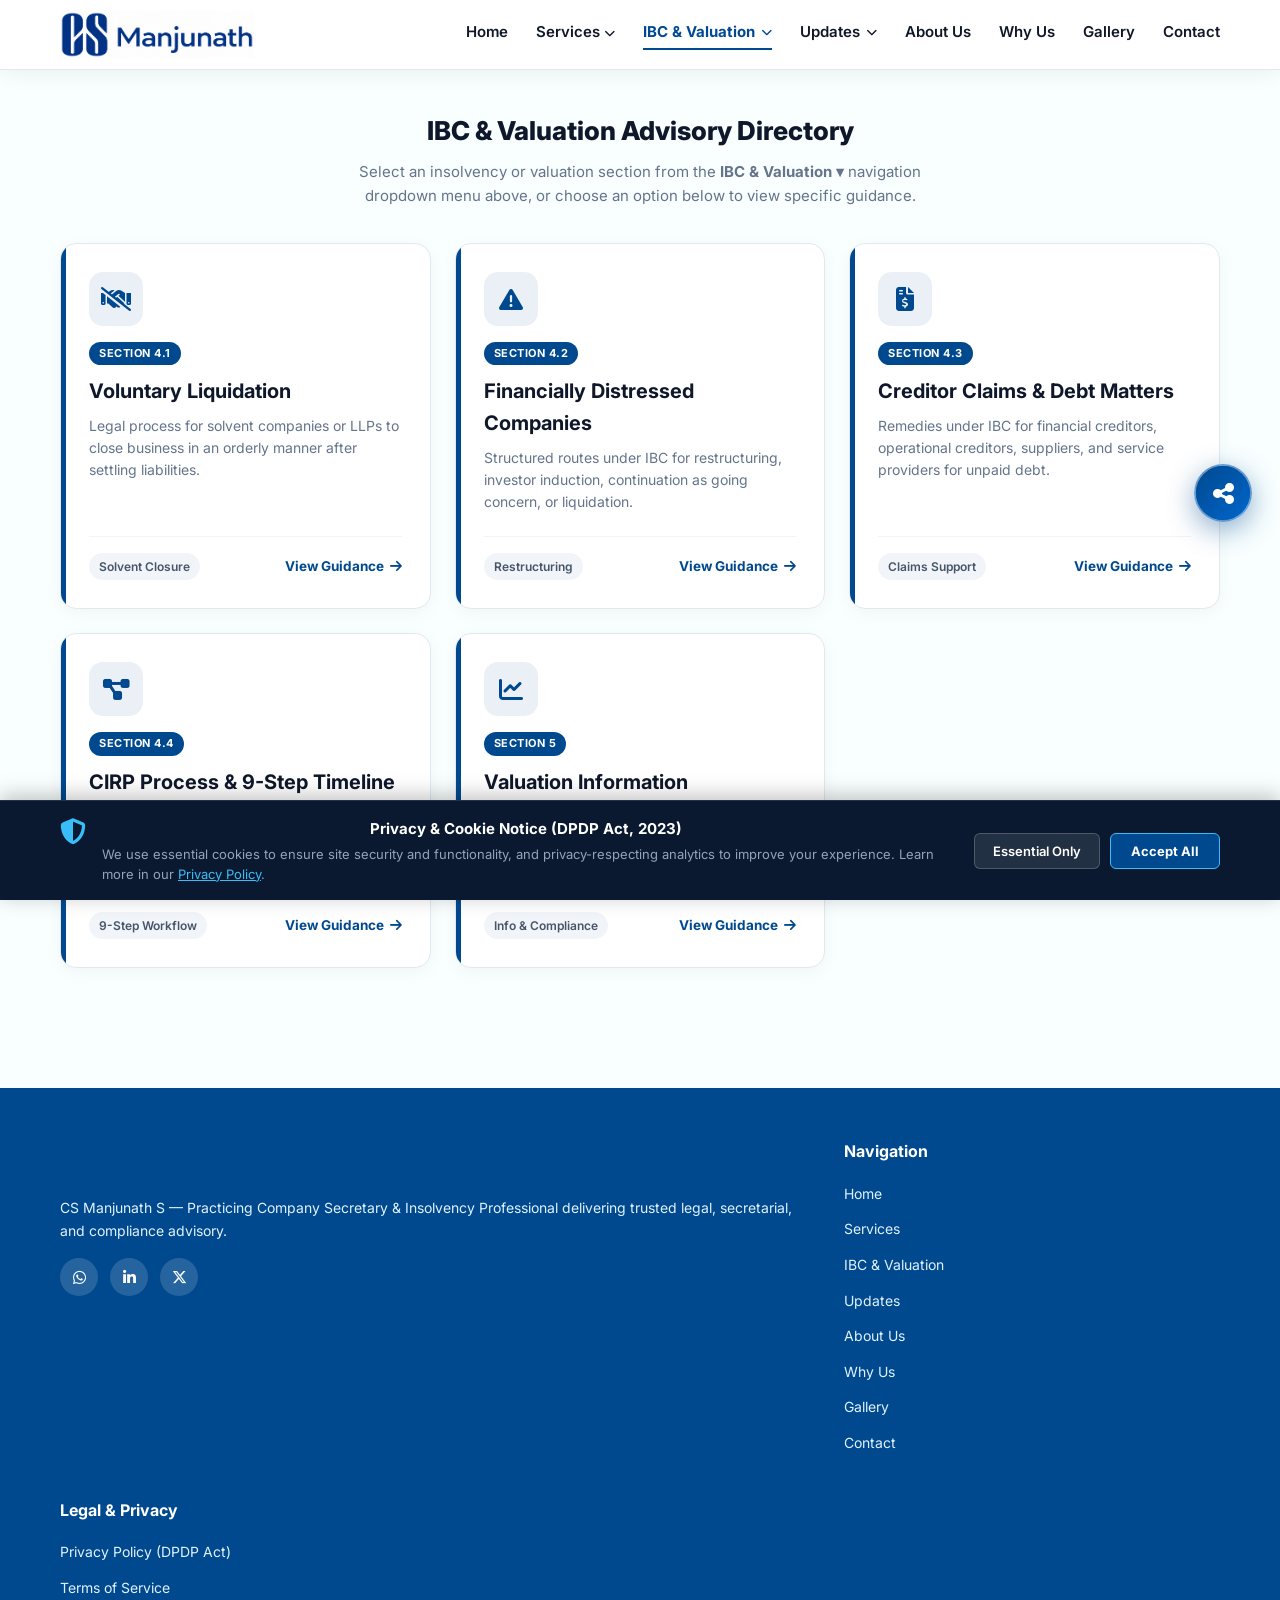
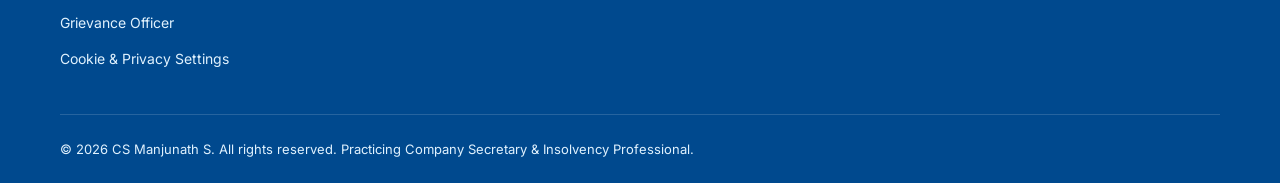
<file: ibc-valuation.html>
<!DOCTYPE html>
<html lang="en">
<head>
    <!-- Google tag (gtag.js) -->
    <script async src="https://www.googletagmanager.com/gtag/js?id=G-2ZXNT6Z7KW"></script>
    <script>
      window.dataLayer = window.dataLayer || [];
      function gtag(){dataLayer.push(arguments);}
      gtag("js", new Date());
      // Default DPDP Consent: Denied until user affirmatively accepts
      gtag("consent", "default", {
        "analytics_storage": "denied",
        "ad_storage": "denied"
      });
      gtag("config", "G-2ZXNT6Z7KW");
    </script>
    <meta charset="UTF-8">
    <meta name="google-site-verification" content="hs1H9iYEh0L45tW0rpivCThTVf-tTQm9_wC4RE9LnFQ">
    <meta name="viewport" content="width=device-width, initial-scale=1.0">
        <!-- Primary SEO Meta Tags -->
    <meta name="description" content="Expert IBC (Insolvency and Bankruptcy Code) advisory, CIRP, liquidation, MSME insolvency & business valuation services in Mysuru, Karnataka. CS Manjunath S – trusted insolvency advisor for Karnataka businesses.">
    <meta name="keywords" content="IBC advisory Mysuru, insolvency bankruptcy Mysore, CIRP Karnataka, liquidation services Mysuru, MSME insolvency Mysore, business valuation Karnataka, corporate insolvency Mysuru, insolvency resolution professional Karnataka, IBC section 7 Mysore, debt resolution Mysuru, insolvency and bankruptcy code Karnataka">
    <meta name="author" content="CS Manjunath S">
    <meta name="robots" content="index, follow, max-snippet:-1, max-image-preview:large, max-video-preview:-1">
    <meta name="geo.region" content="IN-KA">
    <meta name="geo.placename" content="Mysuru, Karnataka, India">
    <meta name="language" content="English">

    <!-- Canonical URL -->
    <link rel="canonical" href="https://www.csmanjunath.com/ibc-valuation.html">

    <!-- Open Graph / Facebook / WhatsApp / LinkedIn -->
    <meta property="og:type" content="website">
    <meta property="og:url" content="https://www.csmanjunath.com/ibc-valuation.html">
    <meta property="og:title" content="IBC & Business Valuation Advisory Mysuru | CS Manjunath S">
    <meta property="og:description" content="Specialized IBC advisory, CIRP, liquidation and business valuation services for Karnataka businesses. Expert guidance in Mysuru for insolvency resolution and corporate debt restructuring.">
    <meta property="og:image" content="https://www.csmanjunath.com/cs_manjunath_profile.jpg">
    <meta property="og:image:width" content="800">
    <meta property="og:image:height" content="1000">
    <meta property="og:site_name" content="CS Manjunath S | Company Secretary Mysuru">
    <meta property="og:locale" content="en_IN">

    <!-- Twitter Card -->
    <meta name="twitter:card" content="summary_large_image">
    <meta name="twitter:title" content="IBC & Business Valuation Advisory Mysuru | CS Manjunath S">
    <meta name="twitter:description" content="Specialized IBC advisory, CIRP, liquidation and business valuation services for Karnataka businesses. Expert guidance in Mysuru for insolvency resolution and corporate debt restructuring.">
    <meta name="twitter:image" content="https://www.csmanjunath.com/cs_manjunath_profile.jpg">
    
    <!-- BreadcrumbList Schema -->
    <script type="application/ld+json">
    {
      "@context": "https://schema.org",
      "@type": "BreadcrumbList",
      "itemListElement": [
        { "@type": "ListItem", "position": 1, "name": "Home", "item": "https://www.csmanjunath.com/" },
        { "@type": "ListItem", "position": 2, "name": "IBC & Valuation", "item": "https://www.csmanjunath.com/ibc-valuation.html" }
      ]
    }
    </script>
    <title>IBC & Business Valuation Services Mysuru | Insolvency Advisory – CS Manjunath S</title>
    <!-- Font Awesome Icons -->
    <link rel="stylesheet" href="https://cdnjs.cloudflare.com/ajax/libs/font-awesome/6.4.0/css/all.min.css">
    <!-- Google Fonts (Inter) -->
    <link href="https://fonts.googleapis.com/css2?family=Inter:wght@400;500;600;700;800&display=swap" rel="stylesheet">
    <!-- External CSS -->
    <link rel="stylesheet" href="style.css">
</head>
<body id="top-anchor">
    <h1 class="seo-h1-hidden">IBC & Business Valuation Advisory Services in Mysuru</h1>

    <!-- Header Navigation -->
        <!-- Header Navigation -->
    <header>
        <div class="container nav-wrapper">
            <div class="logo" id="logoHomeBtn">
                <a href="index.html" id="logoLink">
                    <img src="cs_manjunath_logo.png" alt="CS Manjunath Logo" class="brand-logo-img">
                </a>
            </div>
            <ul class="nav-links" id="navLinks">
                <li><a href="index.html" class="">Home</a></li>
                <li class="nav-dropdown">
                    <a href="services.html" >Services <i class="fa-solid fa-chevron-down dropdown-arrow"></i></a>
                    <ul class="dropdown-menu">
                        <li class="has-nested">
                            <a href="services.html?part=part-1"><i class="fa-solid fa-rocket"></i> Part 1 - Start-ups and Incorporation <i class="fa-solid fa-chevron-right nested-arrow"></i></a>
                            <ul class="nested-sub-menu">
    <li><a href="services.html?part=part-1&service=sole-proprietorship">Sole Proprietorship</a></li>
    <li><a href="services.html?part=part-1&service=partnership-firm">Partnership Firm</a></li>
    <li><a href="services.html?part=part-1&service=limited-liability-partnership-llp">Limited Liability Partnership (LLP)</a></li>
    <li><a href="services.html?part=part-1&service=private-limited-company">Private Limited Company</a></li>
    <li><a href="services.html?part=part-1&service=public-limited-company">Public Limited Company</a></li>
    <li><a href="services.html?part=part-1&service=one-person-company-opc">One Person Company (OPC)</a></li>
    <li><a href="services.html?part=part-1&service=section-8-company-ngo">Section 8 Company (NGO)</a></li>
    <li><a href="services.html?part=part-1&service=trust">Trust</a></li>
    <li><a href="services.html?part=part-1&service=producer-company">PRODUCER COMPANY</a></li>
    <li><a href="services.html?part=part-1&service=indian-subsidiary-company">INDIAN SUBSIDIARY COMPANY</a></li>
</ul>

                        </li>
                        <li class="has-nested">
                            <a href="services.html?part=part-2"><i class="fa-solid fa-arrows-rotate"></i> Part 2 - Business Conversion <i class="fa-solid fa-chevron-right nested-arrow"></i></a>
                            <ul class="nested-sub-menu">
    <li><a href="services.html?part=part-2&service=proprietorship-to-opc-one-person-company">Proprietorship to OPC (One Person Company)</a></li>
    <li><a href="services.html?part=part-2&service=partnership-firm-to-llp">Partnership Firm to LLP</a></li>
    <li><a href="services.html?part=part-2&service=partnership-firm-to-private-limited-company">Partnership Firm to Private Limited Company</a></li>
    <li><a href="services.html?part=part-2&service=llp-to-private-limited-company">LLP to Private Limited Company</a></li>
    <li><a href="services.html?part=part-2&service=private-limited-company-to-public-limited-company">Private Limited Company to Public Limited Company</a></li>
</ul>

                        </li>
                        <li class="has-nested">
                            <a href="services.html?part=part-3"><i class="fa-solid fa-id-card"></i> Part 3 - Registrations <i class="fa-solid fa-chevron-right nested-arrow"></i></a>
                            <ul class="nested-sub-menu">
    <li><a href="services.html?part=part-3&service=gst-registration-including-amendments-lut">GST Registration (Including Amendments & LUT)</a></li>
    <li><a href="services.html?part=part-3&service=iec-code-import-export-code">IEC Code (Import Export Code)</a></li>
    <li><a href="services.html?part=part-3&service=trademark-registration">Trademark Registration</a></li>
    <li><a href="services.html?part=part-3&service=esi-registration">ESI Registration</a></li>
    <li><a href="services.html?part=part-3&service=pf-registration">PF Registration</a></li>
    <li><a href="services.html?part=part-3&service=professional-tax-registration">Professional Tax Registration</a></li>
    <li><a href="services.html?part=part-3&service=12a-registration">12A Registration</a></li>
    <li><a href="services.html?part=part-3&service=80g-registration">80G Registration</a></li>
    <li><a href="services.html?part=part-3&service=ngo-darpan-registration">NGO Darpan Registration</a></li>
    <li><a href="services.html?part=part-3&service=shops-establishment-registration">Shops & Establishment Registration</a></li>
    <li><a href="services.html?part=part-3&service=udyam-registration-msme">Udyam Registration (MSME)</a></li>
    <li><a href="services.html?part=part-3&service=trade-license">Trade License</a></li>
    <li><a href="services.html?part=part-3&service=legal-entity-identifier-lei">Legal Entity Identifier (LEI)</a></li>
    <li><a href="services.html?part=part-3&service=iso-registration">ISO Registration</a></li>
</ul>

                        </li>
                        <li class="has-nested">
                            <a href="services.html?part=part-4"><i class="fa-solid fa-briefcase"></i> Part 4 - Corporate Advisory Services <i class="fa-solid fa-chevron-right nested-arrow"></i></a>
                            <ul class="nested-sub-menu">
    <li><a href="services.html?part=part-4&service=secretarial-audit-legal-due-diligence">Secretarial Audit & Legal Due Diligence</a></li>
    <li><a href="services.html?part=part-4&service=board-general-meeting-advisory">Board & General Meeting Advisory</a></li>
    <li><a href="services.html?part=part-4&service=corporate-governance-policy-drafting">Corporate Governance & Policy Drafting</a></li>
    <li><a href="services.html?part=part-4&service=fema-rbi-compliance">FEMA & RBI Compliance</a></li>
</ul>

                        </li>
                        <li class="has-nested">
                            <a href="services.html?part=part-5"><i class="fa-solid fa-calendar-check"></i> Part 5 - MCA Event-Based Services <i class="fa-solid fa-chevron-right nested-arrow"></i></a>
                            <ul class="nested-sub-menu">
    <li><a href="services.html?part=part-5&service=appointment-of-director">Appointment of Director</a></li>
    <li><a href="services.html?part=part-5&service=removal-of-director">Removal of Director</a></li>
    <li><a href="services.html?part=part-5&service=auditor-appointment">Auditor Appointment</a></li>
    <li><a href="services.html?part=part-5&service=auditor-removal">Auditor Removal</a></li>
    <li><a href="services.html?part=part-5&service=annual-filing-aoc-4-mgt-7-mgt-7a">Annual Filing – AOC-4, MGT-7 & MGT-7A</a></li>
    <li><a href="services.html?part=part-5&service=increase-in-authorised-capital">Increase in Authorised Capital</a></li>
    <li><a href="services.html?part=part-5&service=dpt-3-filing">DPT-3 Filing</a></li>
    <li><a href="services.html?part=part-5&service=llp-form-11-llp-form-8">LLP Form 11 & LLP Form 8</a></li>
    <li><a href="services.html?part=part-5&service=dormant-status">Dormant Status</a></li>
    <li><a href="services.html?part=part-5&service=share-transfer-transmission">Share Transfer & Transmission</a></li>
    <li><a href="services.html?part=part-5&service=dematerialisation-demat-of-shares">Dematerialisation (Demat) of Shares</a></li>
    <li><a href="services.html?part=part-5&service=name-change-of-company">Name Change of Company</a></li>
    <li><a href="services.html?part=part-5&service=registered-office-change">Registered Office Change</a></li>
    <li><a href="services.html?part=part-5&service=din-dir-3-kyc-e-kyc">DIN & DIR-3 KYC / e-KYC</a></li>
</ul>

                        </li>
                    </ul>
                </li>
                <li class="nav-dropdown">
                    <a href="ibc-valuation.html" class="dropdown-toggle active-nav">IBC & Valuation <i class="fa-solid fa-chevron-down dropdown-arrow"></i></a>
                    <ul class="dropdown-menu">
                        <li><a href="ibc-valuation.html?sec=voluntary-liquidation"><i class="fa-solid fa-handshake-slash"></i> Voluntary Liquidation</a></li>
                        <li><a href="ibc-valuation.html?sec=distressed-companies"><i class="fa-solid fa-triangle-exclamation"></i> Financially Distressed Companies</a></li>
                        <li><a href="ibc-valuation.html?sec=creditor-claims"><i class="fa-solid fa-file-invoice-dollar"></i> Creditor Claims & Debt Matters</a></li>
                        <li><a href="ibc-valuation.html?sec=cirp-process"><i class="fa-solid fa-diagram-project"></i> CIRP Process & Timeline</a></li>
                        <li><a href="ibc-valuation.html?sec=valuation-info"><i class="fa-solid fa-chart-line"></i> Valuation Information</a></li>
                    </ul>
                </li>
                <li class="nav-dropdown">
                    <a href="updates.html" class="dropdown-toggle">Updates <i class="fa-solid fa-chevron-down dropdown-arrow"></i></a>
                    <ul class="dropdown-menu">
                        <li><a href="updates.html?cat=mca"><i class="fa-solid fa-building"></i> Companies Act & MCA Updates</a></li>
                        <li><a href="updates.html?cat=llp"><i class="fa-solid fa-handshake"></i> LLP Compliance Updates</a></li>
                        <li><a href="updates.html?cat=ibc"><i class="fa-solid fa-gavel"></i> IBC & IBBI Circulars</a></li>
                        <li><a href="updates.html?cat=rera"><i class="fa-solid fa-city"></i> RERA Updates</a></li>
                        <li><a href="updates.html?cat=annual"><i class="fa-solid fa-calendar-days"></i> Director & Annual Compliance</a></li>
                    </ul>
                </li>
                <li><a href="index.html#about">About Us</a></li>
                <li><a href="index.html#why-us">Why Us</a></li>
                <li><a href="index.html#gallery">Gallery</a></li>
                <li><a href="index.html#contact">Contact</a></li>
            </ul>
            <div class="menu-toggle" id="menuToggle">
                <i class="fa-solid fa-bars"></i>
            </div>
        </div>
    </header>

    <!-- Main Content Container (No Hero Banner) -->
    <main class="container services-main-container" style="padding-top: 40px;">

        <!-- Initial IBC Section Selection Landing View -->
        <section class="initial-categories-view" id="initialIbcView">
            <div class="category-selection-header">
                <h2>IBC & Valuation Advisory Directory</h2>
                <p>Select an insolvency or valuation section from the <strong>IBC & Valuation ▾</strong> navigation dropdown menu above, or choose an option below to view specific guidance.</p>
            </div>

            <div class="category-cards-grid">
                <div class="category-select-card" data-target-ibc="voluntary-liquidation">
                    <div class="cat-card-icon"><i class="fa-solid fa-handshake-slash"></i></div>
                    <span class="cat-card-badge">Section 4.1</span>
                    <h3>Voluntary Liquidation</h3>
                    <p>Legal process for solvent companies or LLPs to close business in an orderly manner after settling liabilities.</p>
                    <div class="cat-card-action">
                        <span class="cat-count-pill">Solvent Closure</span>
                        <span class="cat-view-btn">View Guidance <i class="fa-solid fa-arrow-right"></i></span>
                    </div>
                </div>

                <div class="category-select-card" data-target-ibc="distressed-companies">
                    <div class="cat-card-icon"><i class="fa-solid fa-triangle-exclamation"></i></div>
                    <span class="cat-card-badge">Section 4.2</span>
                    <h3>Financially Distressed Companies</h3>
                    <p>Structured routes under IBC for restructuring, investor induction, continuation as going concern, or liquidation.</p>
                    <div class="cat-card-action">
                        <span class="cat-count-pill">Restructuring</span>
                        <span class="cat-view-btn">View Guidance <i class="fa-solid fa-arrow-right"></i></span>
                    </div>
                </div>

                <div class="category-select-card" data-target-ibc="creditor-claims">
                    <div class="cat-card-icon"><i class="fa-solid fa-file-invoice-dollar"></i></div>
                    <span class="cat-card-badge">Section 4.3</span>
                    <h3>Creditor Claims & Debt Matters</h3>
                    <p>Remedies under IBC for financial creditors, operational creditors, suppliers, and service providers for unpaid debt.</p>
                    <div class="cat-card-action">
                        <span class="cat-count-pill">Claims Support</span>
                        <span class="cat-view-btn">View Guidance <i class="fa-solid fa-arrow-right"></i></span>
                    </div>
                </div>

                <div class="category-select-card" data-target-ibc="cirp-process">
                    <div class="cat-card-icon"><i class="fa-solid fa-diagram-project"></i></div>
                    <span class="cat-card-badge">Section 4.4</span>
                    <h3>CIRP Process & 9-Step Timeline</h3>
                    <p>Time-bound legal process for resolving insolvency of corporate debtor through resolution plan before NCLT.</p>
                    <div class="cat-card-action">
                        <span class="cat-count-pill">9-Step Workflow</span>
                        <span class="cat-view-btn">View Guidance <i class="fa-solid fa-arrow-right"></i></span>
                    </div>
                </div>

                <div class="category-select-card" data-target-ibc="valuation-info">
                    <div class="cat-card-icon"><i class="fa-solid fa-chart-line"></i></div>
                    <span class="cat-card-badge">Section 5</span>
                    <h3>Valuation Information</h3>
                    <p>Informational overview explaining when valuation is required in M&A, restructuring, share issue, and CIRP.</p>
                    <div class="cat-card-action">
                        <span class="cat-count-pill">Info & Compliance</span>
                        <span class="cat-view-btn">View Guidance <i class="fa-solid fa-arrow-right"></i></span>
                    </div>
                </div>
            </div>
        </section>

        <!-- Selected IBC Section View Container -->
        <div class="category-services-wrapper" id="ibcServicesWrapper">
            <div class="category-nav-bar-top" id="ibcNavTop" style="display:none; margin-bottom: 24px;">
                <button class="btn btn-outline" id="backToIbcCategoriesBtn">
                    <i class="fa-solid fa-arrow-left"></i> View All IBC & Valuation Sections
                </button>
            </div>

            <!-- 4.1 Voluntary Liquidation -->
            <section class="ibc-card-section ibc-view-group" id="voluntary-liquidation" style="display: none;">
                <div class="ibc-section-header">
                    <div class="ibc-icon-box"><i class="fa-solid fa-handshake-slash"></i></div>
                    <div>
                        <span class="part-badge-tag">Section 4.1</span>
                        <h2>Voluntary Liquidation</h2>
                        <p>Voluntary liquidation is a legal process through which a solvent company or LLP may close its business in an orderly manner after settling or making provision for its liabilities.</p>
                    </div>
                </div>

                <div class="ibc-content-box">
                    <h4><i class="fa-solid fa-user-shield"></i> Professional Support May Include:</h4>
                    <ul class="ibc-feature-list">
                        <li><i class="fa-solid fa-circle-check"></i> Preliminary review of the entity and its financial position</li>
                        <li><i class="fa-solid fa-circle-check"></i> Review of assets, liabilities and creditor information</li>
                        <li><i class="fa-solid fa-circle-check"></i> Preparation of Board, members and statutory documents</li>
                        <li><i class="fa-solid fa-circle-check"></i> Drafting of resolutions and declarations</li>
                        <li><i class="fa-solid fa-circle-check"></i> Conduct and process support in accordance with the applicable framework</li>
                        <li><i class="fa-solid fa-circle-check"></i> Assistance until dissolution and closure</li>
                    </ul>
                    <div class="ibc-action-bar">
                        <a href="https://wa.me/919964307595?text=Hello%20Sir,%20I%20visited%20your%20website%20and%20would%20like%20assistance%20regarding%20Voluntary%20Liquidation.%20Kindly%20contact%20me." target="_blank" class="btn btn-whatsapp">
                            <i class="fa-brands fa-whatsapp"></i> Inquire on WhatsApp
                        </a>
                    </div>
                </div>
            </section>

            <!-- 4.2 Financially Distressed Companies -->
            <section class="ibc-card-section ibc-view-group" id="distressed-companies" style="display: none;">
                <div class="ibc-section-header">
                    <div class="ibc-icon-box"><i class="fa-solid fa-triangle-exclamation"></i></div>
                    <div>
                        <span class="part-badge-tag">Section 4.2</span>
                        <h2>Financially Distressed Companies</h2>
                        <p>A company may face financial distress because of business losses, loan defaults, poor cash flow, unpaid creditors or operational difficulties. The IBC framework may provide a structured route for resolution, restructuring, induction of investors, continuation as a going concern or orderly liquidation.</p>
                    </div>
                </div>

                <div class="ibc-content-box">
                    <h4><i class="fa-solid fa-user-shield"></i> Professional Support May Include:</h4>
                    <ul class="ibc-feature-list">
                        <li><i class="fa-solid fa-circle-check"></i> Preliminary review of the financial position</li>
                        <li><i class="fa-solid fa-circle-check"></i> Review of debts, defaults and corporate records</li>
                        <li><i class="fa-solid fa-circle-check"></i> Assistance during the insolvency-resolution process</li>
                        <li><i class="fa-solid fa-circle-check"></i> Coordination with creditors and stakeholders</li>
                        <li><i class="fa-solid fa-circle-check"></i> Corporate-compliance support during and after resolution</li>
                    </ul>
                    <div class="ibc-action-bar">
                        <a href="https://wa.me/919964307595?text=Hello%20Sir,%20I%20visited%20your%20website%20and%20would%20like%20assistance%20regarding%20Financially%20Distressed%20Companies.%20Kindly%20contact%20me." target="_blank" class="btn btn-whatsapp">
                            <i class="fa-brands fa-whatsapp"></i> Inquire on WhatsApp
                        </a>
                    </div>
                </div>
            </section>

            <!-- 4.3 Creditor Claims and Corporate Debt Matters -->
            <section class="ibc-card-section ibc-view-group" id="creditor-claims" style="display: none;">
                <div class="ibc-section-header">
                    <div class="ibc-icon-box"><i class="fa-solid fa-file-invoice-dollar"></i></div>
                    <div>
                        <span class="part-badge-tag">Section 4.3</span>
                        <h2>Creditor Claims and Corporate Debt Matters</h2>
                        <p>Eligible financial creditors, operational creditors, suppliers and service providers may examine remedies under the IBC when a corporate debt remains unpaid. Applicability depends on the nature of debt, default, documents, disputes and legal requirements.</p>
                    </div>
                </div>

                <div class="ibc-content-box">
                    <h4><i class="fa-solid fa-user-shield"></i> Professional Support May Include:</h4>
                    <ul class="ibc-feature-list">
                        <li><i class="fa-solid fa-circle-check"></i> Review of agreements, invoices, ledgers and correspondence</li>
                        <li><i class="fa-solid fa-circle-check"></i> Examination of debt and default records</li>
                        <li><i class="fa-solid fa-circle-check"></i> Assistance with demand-related documentation</li>
                        <li><i class="fa-solid fa-circle-check"></i> Preparation and verification of creditor claims</li>
                        <li><i class="fa-solid fa-circle-check"></i> Process support for insolvency applications</li>
                        <li><i class="fa-solid fa-circle-check"></i> Assistance with settlement or withdrawal documentation</li>
                    </ul>
                    <div class="ibc-action-bar">
                        <a href="https://wa.me/919964307595?text=Hello%20Sir,%20I%20visited%20your%20website%20and%20would%20like%20assistance%20regarding%20Creditor%20Claims%20and%20Corporate%20Debt%20Matters.%20Kindly%20contact%20me." target="_blank" class="btn btn-whatsapp">
                            <i class="fa-brands fa-whatsapp"></i> Inquire on WhatsApp
                        </a>
                    </div>
                </div>
            </section>

            <!-- 4.4 Corporate Insolvency Resolution Process (CIRP) -->
            <section class="ibc-card-section ibc-view-group" id="cirp-process" style="display: none;">
                <div class="ibc-section-header">
                    <div class="ibc-icon-box"><i class="fa-solid fa-diagram-project"></i></div>
                    <div>
                        <span class="part-badge-tag">Section 4.4</span>
                        <h2>Corporate Insolvency Resolution Process (CIRP)</h2>
                        <p>CIRP is a time-bound legal process for resolving the insolvency of a corporate debtor through a resolution plan, restructuring or other lawful outcome. Where resolution is unsuccessful, liquidation may follow.</p>
                    </div>
                </div>

                <div class="ibc-content-box">
                    <h4><i class="fa-solid fa-user-shield"></i> Professional Support May Include:</h4>
                    <ul class="ibc-feature-list" style="margin-bottom: 24px;">
                        <li><i class="fa-solid fa-circle-check"></i> Preliminary case and document review</li>
                        <li><i class="fa-solid fa-circle-check"></i> Compilation of supporting records</li>
                        <li><i class="fa-solid fa-circle-check"></i> Application and reply documentation support</li>
                        <li><i class="fa-solid fa-circle-check"></i> Preparation and verification of creditor claims</li>
                        <li><i class="fa-solid fa-circle-check"></i> Assistance to corporate debtors, creditors and stakeholders</li>
                        <li><i class="fa-solid fa-circle-check"></i> Corporate and ROC compliance support after resolution</li>
                    </ul>

                    <h4 style="margin-bottom: 16px; color: var(--blue-primary);"><i class="fa-solid fa-timeline"></i> Brief CIRP Steps Overview:</h4>
                    <div class="cirp-timeline">
                        <div class="timeline-step">
                            <div class="step-number">1</div>
                            <div class="step-content">
                                <h5>Identification of Debt & Default</h5>
                                <p>Verification of financial or operational debt default and legal eligibility.</p>
                            </div>
                        </div>
                        <div class="timeline-step">
                            <div class="step-number">2</div>
                            <div class="step-content">
                                <h5>Issue of Demand Notice</h5>
                                <p>Issuance of statutory Form 3/Form 4 demand notice by operational creditor, where applicable.</p>
                            </div>
                        </div>
                        <div class="timeline-step">
                            <div class="step-number">3</div>
                            <div class="step-content">
                                <h5>Application Filing before NCLT</h5>
                                <p>Preparation and filing of CIRP application under Section 7, 9 or 10 before NCLT bench.</p>
                            </div>
                        </div>
                        <div class="timeline-step">
                            <div class="step-number">4</div>
                            <div class="step-content">
                                <h5>Admission & IRP Appointment</h5>
                                <p>Order of admission by NCLT, initiation of moratorium, and appointment of Interim Resolution Professional (IRP).</p>
                            </div>
                        </div>
                        <div class="timeline-step">
                            <div class="step-number">5</div>
                            <div class="step-content">
                                <h5>Public Announcement & Claims</h5>
                                <p>Public announcement inviting claims from financial, operational, employee, and statutory creditors.</p>
                            </div>
                        </div>
                        <div class="timeline-step">
                            <div class="step-number">6</div>
                            <div class="step-content">
                                <h5>Constitution of CoC</h5>
                                <p>Verification of claims and formal constitution of the Committee of Creditors (CoC).</p>
                            </div>
                        </div>
                        <div class="timeline-step">
                            <div class="step-number">7</div>
                            <div class="step-content">
                                <h5>Invitation of Resolution Plans</h5>
                                <p>Issuance of Expression of Interest (EOI) and evaluation of resolution plans submitted by prospective resolution applicants.</p>
                            </div>
                        </div>
                        <div class="timeline-step">
                            <div class="step-number">8</div>
                            <div class="step-content">
                                <h5>Approval of Resolution Plan</h5>
                                <p>Voting and approval of resolution plan by CoC, followed by sanction from Adjudicating Authority (NCLT).</p>
                            </div>
                        </div>
                        <div class="timeline-step">
                            <div class="step-number">9</div>
                            <div class="step-content">
                                <h5>Liquidation (Where Applicable)</h5>
                                <p>Initiation of liquidation process if resolution plan is not approved or is unsuccessful.</p>
                            </div>
                        </div>
                    </div>

                    <div class="ibc-action-bar" style="margin-top: 24px;">
                        <a href="https://wa.me/919964307595?text=Hello%20Sir,%20I%20visited%20your%20website%20and%20would%20like%20assistance%20regarding%20Corporate%20Insolvency%20Resolution%20Process%20(CIRP).%20Kindly%20contact%20me." target="_blank" class="btn btn-whatsapp">
                            <i class="fa-brands fa-whatsapp"></i> Inquire on WhatsApp
                        </a>
                    </div>
                </div>
            </section>

            <!-- 5. Valuation - Information Only -->
            <section class="ibc-card-section ibc-view-group" id="valuation-info" style="display: none;">
                <div class="ibc-section-header">
                    <div class="ibc-icon-box"><i class="fa-solid fa-chart-line"></i></div>
                    <div>
                        <span class="part-badge-tag">Section 5</span>
                        <h2>Valuation — Information Only</h2>
                        <p>Valuation helps determine the reasonable value of a business, shares, securities or assets for legal, financial and commercial decision-making. It may be relevant in insolvency, liquidation, restructuring, fundraising, issue or transfer of shares, mergers, acquisitions, joint ventures, business expansion and investor induction.</p>
                    </div>
                </div>

                <div class="ibc-content-box">
                    <h4><i class="fa-solid fa-list-check"></i> Situations Where Valuation May Be Required:</h4>
                    <ul class="ibc-feature-grid">
                        <li><i class="fa-solid fa-angle-right bullet-icon"></i> Corporate Insolvency Resolution Process</li>
                        <li><i class="fa-solid fa-angle-right bullet-icon"></i> Liquidation and voluntary liquidation</li>
                        <li><i class="fa-solid fa-angle-right bullet-icon"></i> Sale or realisation of assets</li>
                        <li><i class="fa-solid fa-angle-right bullet-icon"></i> Evaluation of resolution plans</li>
                        <li><i class="fa-solid fa-angle-right bullet-icon"></i> Business restructuring</li>
                        <li><i class="fa-solid fa-angle-right bullet-icon"></i> Merger or acquisition</li>
                        <li><i class="fa-solid fa-angle-right bullet-icon"></i> Issue or transfer of shares</li>
                        <li><i class="fa-solid fa-angle-right bullet-icon"></i> Preferential allotment and private placement</li>
                        <li><i class="fa-solid fa-angle-right bullet-icon"></i> Start-up fundraising and investor induction</li>
                        <li><i class="fa-solid fa-angle-right bullet-icon"></i> Business expansion and joint ventures</li>
                        <li><i class="fa-solid fa-angle-right bullet-icon"></i> Promoter or shareholder restructuring</li>
                    </ul>

                    <!-- Mandatory Compliance Box -->
                    <div class="compliance-disclaimer-box">
                        <div class="disclaimer-header">
                            <i class="fa-solid fa-shield-halved"></i>
                            <h5>Mandatory Compliance Notice</h5>
                        </div>
                        <p>This section is provided strictly for general informational purposes. CS Manjunath S is a registered Insolvency Professional, and his professional services are confined to assignments and advisory matters under the Insolvency and Bankruptcy Code, 2016. He is not a Registered Valuer and does not undertake statutory valuations, certify value, independently determine fair value, or issue valuation reports; any support provided in relation to valuation matters is limited to general advisory, coordination and compliance assistance, while the actual valuation must be carried out and certified by a duly registered valuer.</p>
                    </div>

                    <div class="ibc-action-bar" style="margin-top: 24px;">
                        <a href="https://wa.me/919964307595?text=Hello%20Sir,%20I%20visited%20your%20website%20and%20would%20like%20assistance%20regarding%20Applicable%20Corporate%20Process.%20Kindly%20contact%20me." target="_blank" class="btn btn-whatsapp" style="background: var(--blue-primary); border-color: var(--blue-primary);">
                            <i class="fa-brands fa-whatsapp"></i> Enquire About the Applicable Corporate Process
                        </a>
                    </div>
                </div>
            </section>
        </div>

    </main>

    <!-- Footer -->
    <footer>
        <div class="container">
            <div class="footer-grid">
                <div class="footer-brand">
                    <img src="cs_manjunath_logo_white.png" alt="CS Manjunath Logo" class="footer-logo-img">
                    <p style="margin-top: 14px;">CS Manjunath S — Practicing Company Secretary & Insolvency Professional delivering trusted legal, secretarial, and compliance advisory.</p>
                    <div class="social-links">
                        <a href="https://wa.me/919964307595?text=Hello%20Sir,%20I%20visited%20your%20website%20and%20would%20like%20assistance.%20Kindly%20contact%20me." target="_blank" class="social-icon" title="WhatsApp"><i class="fa-brands fa-whatsapp"></i></a>
                        <a href="#" class="social-icon" title="LinkedIn"><i class="fa-brands fa-linkedin-in"></i></a>
                        <a href="#" class="social-icon" title="Twitter"><i class="fa-brands fa-x-twitter"></i></a>
                    </div>
                </div>

                <div>
                    <h4 style="margin-bottom: 16px; font-size: 16px; text-align: left; color: white;">Navigation</h4>
                    <ul class="footer-links">
                        <li><a href="index.html">Home</a></li>
                        <li><a href="services.html">Services</a></li>
                        <li><a href="ibc-valuation.html">IBC & Valuation</a></li>
                        <li><a href="updates.html">Updates</a></li>
                        <li><a href="index.html#about">About Us</a></li>
                        <li><a href="index.html#why-us">Why Us</a></li>
                <li><a href="index.html#gallery">Gallery</a></li>
                        <li><a href="index.html#contact">Contact</a></li>
                    </ul>
                </div>

                <div>
                    <h4 style="margin-bottom: 16px; font-size: 16px; text-align: left; color: white;">Legal & Privacy</h4>
                    <ul class="footer-links">
                        <li><a href="privacy-policy.html">Privacy Policy (DPDP Act)</a></li>
                        <li><a href="terms.html">Terms of Service</a></li>
                        <li><a href="privacy-policy.html#grievance-officer">Grievance Officer</a></li>
                        <li><a href="javascript:void(0)" onclick="openCookieModal()">Cookie & Privacy Settings</a></li>
                    </ul>
                </div>

            </div>

            <div class="footer-bottom">
                &copy; 2026 CS Manjunath S. All rights reserved. Practicing Company Secretary & Insolvency Professional.
            </div>
        </div>
    </footer>

    <!-- Floating Social Media FAB Popup -->
    <div class="social-fab-container" id="socialFab">
        <div class="social-fab-items" id="socialFabItems">
            <a href="https://wa.me/919964307595?text=Hello%20Sir,%20I%20visited%20your%20website%20and%20would%20like%20assistance.%20Kindly%20contact%20me." target="_blank" class="fab-item fab-whatsapp" title="WhatsApp">
                <i class="fa-brands fa-whatsapp"></i>
            </a>
            <a href="https://www.instagram.com/manjuacs33?igsh=MTY2Y3MxbTcycDkwYg==" target="_blank" class="fab-item fab-instagram" title="Instagram"><i class="fa-brands fa-instagram"></i></a>
            <a href="#" class="fab-item fab-facebook" title="Facebook"><i class="fa-brands fa-facebook-f"></i></a>
            <a href="#" class="fab-item fab-linkedin" title="LinkedIn"><i class="fa-brands fa-linkedin-in"></i></a>
            <a href="#" class="fab-item fab-youtube" title="YouTube"><i class="fa-brands fa-youtube"></i></a>
            <a href="#" class="fab-item fab-x" title="X (Twitter)"><i class="fa-brands fa-x-twitter"></i></a>
        </div>
        <button class="fab-toggle" id="fabToggleBtn" aria-label="Social Media Links">
            <i class="fa-solid fa-share-nodes fab-icon-open"></i>
            <i class="fa-solid fa-xmark fab-icon-close"></i>
        </button>
    </div>

    <!-- WhatsApp Quick Enquiry Form Modal -->
    <div class="modal-overlay" id="whatsappModal">
        <div class="modal-card">
            <button class="modal-close-btn" id="closeModalBtn">&times;</button>
            <div class="modal-header">
                <i class="fa-brands fa-whatsapp modal-wa-icon"></i>
                <h3>Quick WhatsApp Enquiry</h3>
                <p>Fill out the form below to connect directly with CS Manjunath S</p>
            </div>
            <form id="whatsappForm">
                <div class="form-group">
                    <label for="waName">Full Name *</label>
                    <input type="text" id="waName" placeholder="Enter your full name" required>
                </div>
                <div class="form-group">
                    <label for="waMobile">Mobile Number *</label>
                    <input type="tel" id="waMobile" placeholder="Enter 10-digit mobile number" required>
                </div>
                <div class="form-group">
                    <label for="waEmail">Email Address</label>
                    <input type="email" id="waEmail" placeholder="Enter your email address">
                </div>
                <div class="form-group">
                    <label for="waService">Service Required *</label>
                    <select id="waService" required>
                        <option value="Start-ups and Incorporation">Start-ups & Incorporation</option>
                        <option value="Business Conversion">Business Conversion</option>
                        <option value="Statutory Registrations">Statutory Registrations</option>
                        <option value="Corporate & Special Advisory">Corporate & Special Advisory</option>
                        <option value="MCA & Event-Based Services">MCA & Event-Based Services</option>
                        <option value="IBC & Insolvency Advisory">IBC & Insolvency Advisory</option>
                    </select>
                </div>
                <div class="form-group">
                    <label for="waMessage">Message / Enquiry Details</label>
                    <textarea id="waMessage" rows="3" placeholder="Briefly describe your query or requirement..."></textarea>
                </div>
                <div class="form-checkbox-group">
                    <input type="checkbox" id="waConsent" required>
                    <label for="waConsent">
                        I consent to the collection and processing of my contact details by CS Manjunath S for addressing this enquiry in accordance with the <a href="privacy-policy.html" target="_blank">Privacy Policy (DPDP Act)</a>. *
                    </label>
                </div>

                <button type="submit" class="btn btn-whatsapp modal-submit-btn">
                    <i class="fa-brands fa-whatsapp"></i> Send Through WhatsApp
                </button>
            </form>
        </div>
    </div>

    <!-- Back to Top Button -->
    <a href="#top-anchor" id="backToTopBtn" class="back-to-top-btn" title="Back to Top"><i class="fa-solid fa-arrow-up"></i></a>

    <!-- External JavaScript -->
    <script src="script.js"></script>

    <!-- DPDP Cookie Consent Banner -->
    <div id="dpdpCookieBanner" class="dpdp-cookie-banner" style="display: none;">
        <div class="container dpdp-banner-inner">
            <div class="dpdp-banner-text">
                <i class="fa-solid fa-shield-halved dpdp-banner-icon"></i>
                <div>
                    <h4>Privacy & Cookie Notice (DPDP Act, 2023)</h4>
                    <p>We use essential cookies to ensure site security and functionality, and privacy-respecting analytics to improve your experience. Learn more in our <a href="privacy-policy.html">Privacy Policy</a>.</p>
                </div>
            </div>
            <div class="dpdp-banner-actions">
                <button class="btn dpdp-btn-essential" onclick="rejectOptionalCookies()">Essential Only</button>
                <button class="btn dpdp-btn-accept" onclick="acceptAllCookies()">Accept All</button>
            </div>
        </div>
    </div>

    <!-- Cookie & Privacy Settings Modal -->
    <div id="cookieSettingsModal" class="modal-overlay">
        <div class="modal-card cookie-settings-card">
            <button class="modal-close-btn" onclick="closeCookieModal()">&times;</button>
            <div class="modal-header">
                <i class="fa-solid fa-sliders modal-wa-icon" style="color: var(--blue-primary);"></i>
                <h3>Cookie & Privacy Preferences</h3>
                <p>Manage your consent settings as per the Digital Personal Data Protection Act, 2023</p>
            </div>
            <div class="cookie-options-list">
                <div class="cookie-option-item">
                    <div class="cookie-option-info">
                        <strong>1. Strictly Necessary Cookies & Storage</strong>
                        <p>Essential for basic website navigation, security, and storing your consent preferences. Cannot be turned off.</p>
                    </div>
                    <div class="cookie-toggle">
                        <span class="badge-always-active">Always Active</span>
                    </div>
                </div>
                <div class="cookie-option-item">
                    <div class="cookie-option-info">
                        <strong>2. Anonymous Analytics Cookies (Google Analytics 4)</strong>
                        <p>Helps us understand website performance, visitor volume, and popular services without identifying you individually.</p>
                    </div>
                    <div class="cookie-toggle">
                        <label class="switch">
                            <input type="checkbox" id="analyticsToggle">
                            <span class="slider round"></span>
                        </label>
                    </div>
                </div>
            </div>
            <div class="cookie-modal-actions">
                <button class="btn btn-secondary" onclick="closeCookieModal()">Cancel</button>
                <button class="btn btn-primary" onclick="saveCustomCookiePreferences()">Save Preferences</button>
            </div>
        </div>
    </div>

</body>
</html>
</file>
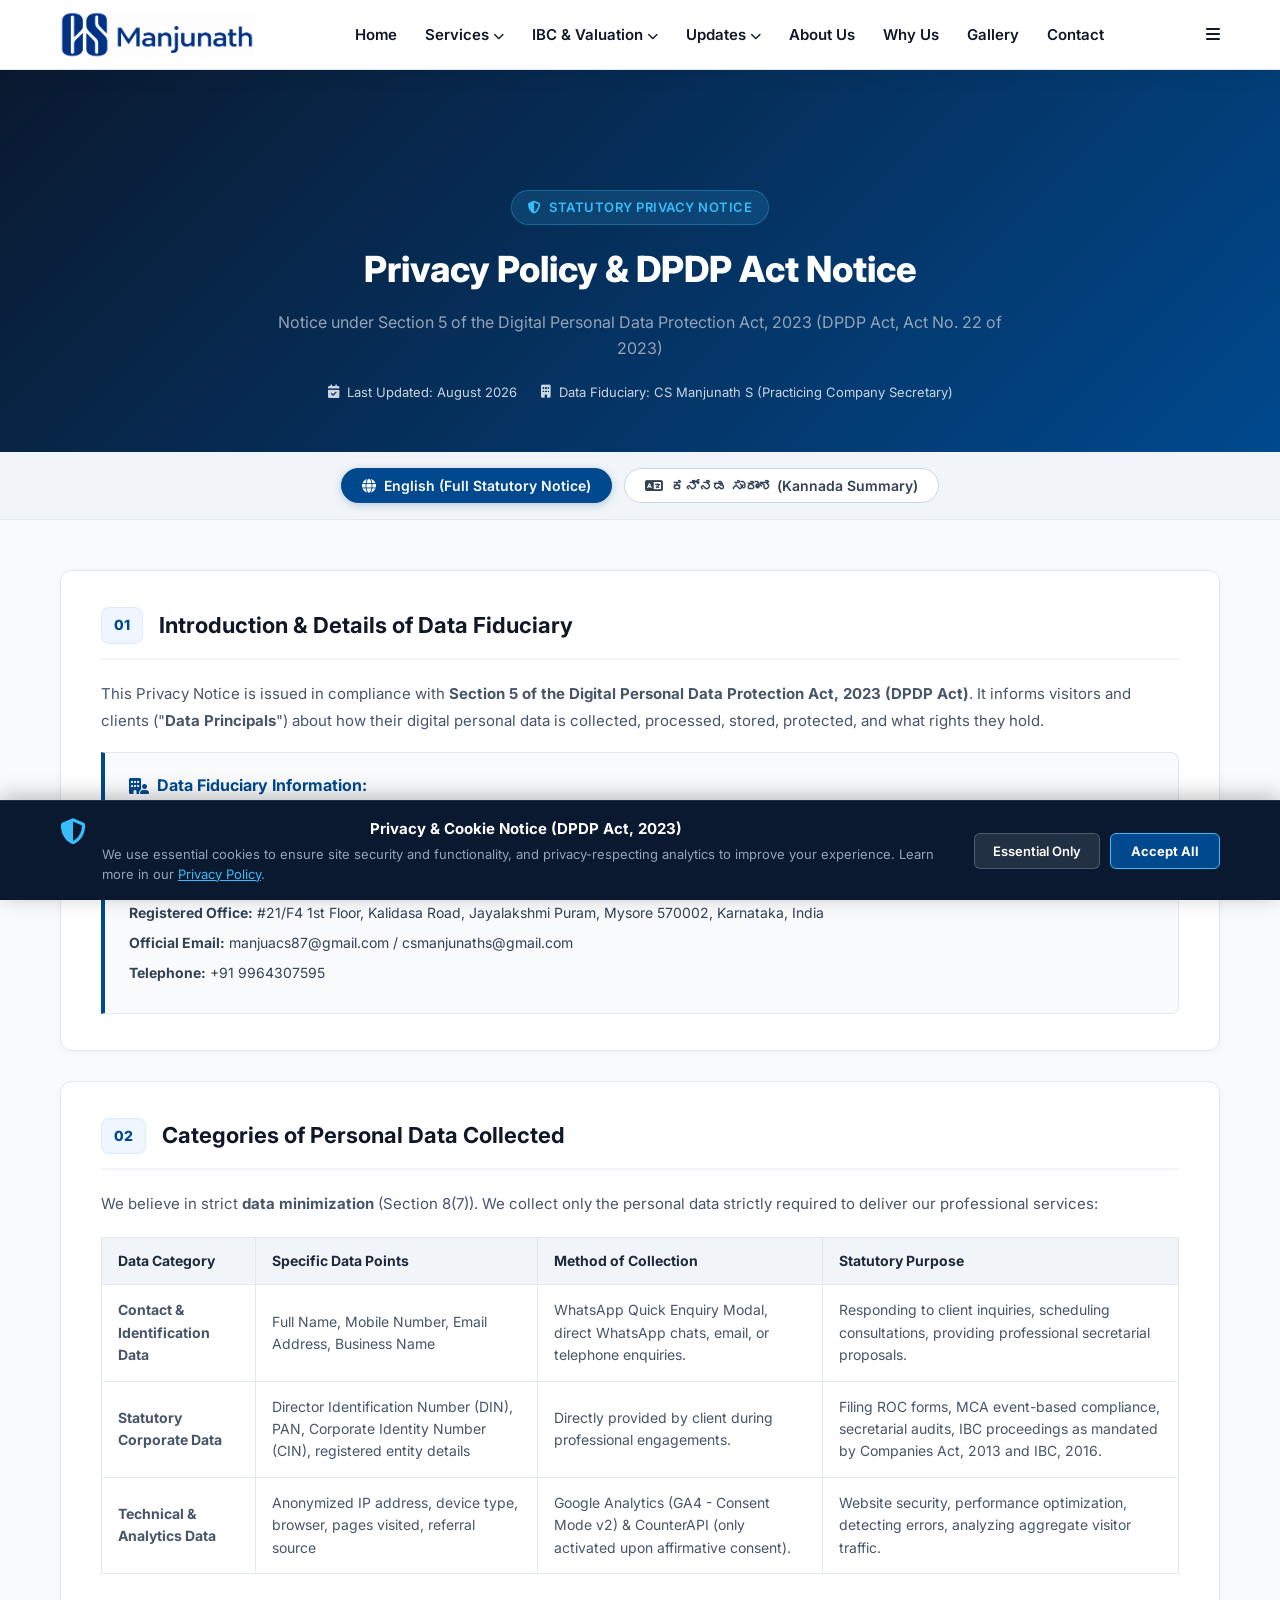
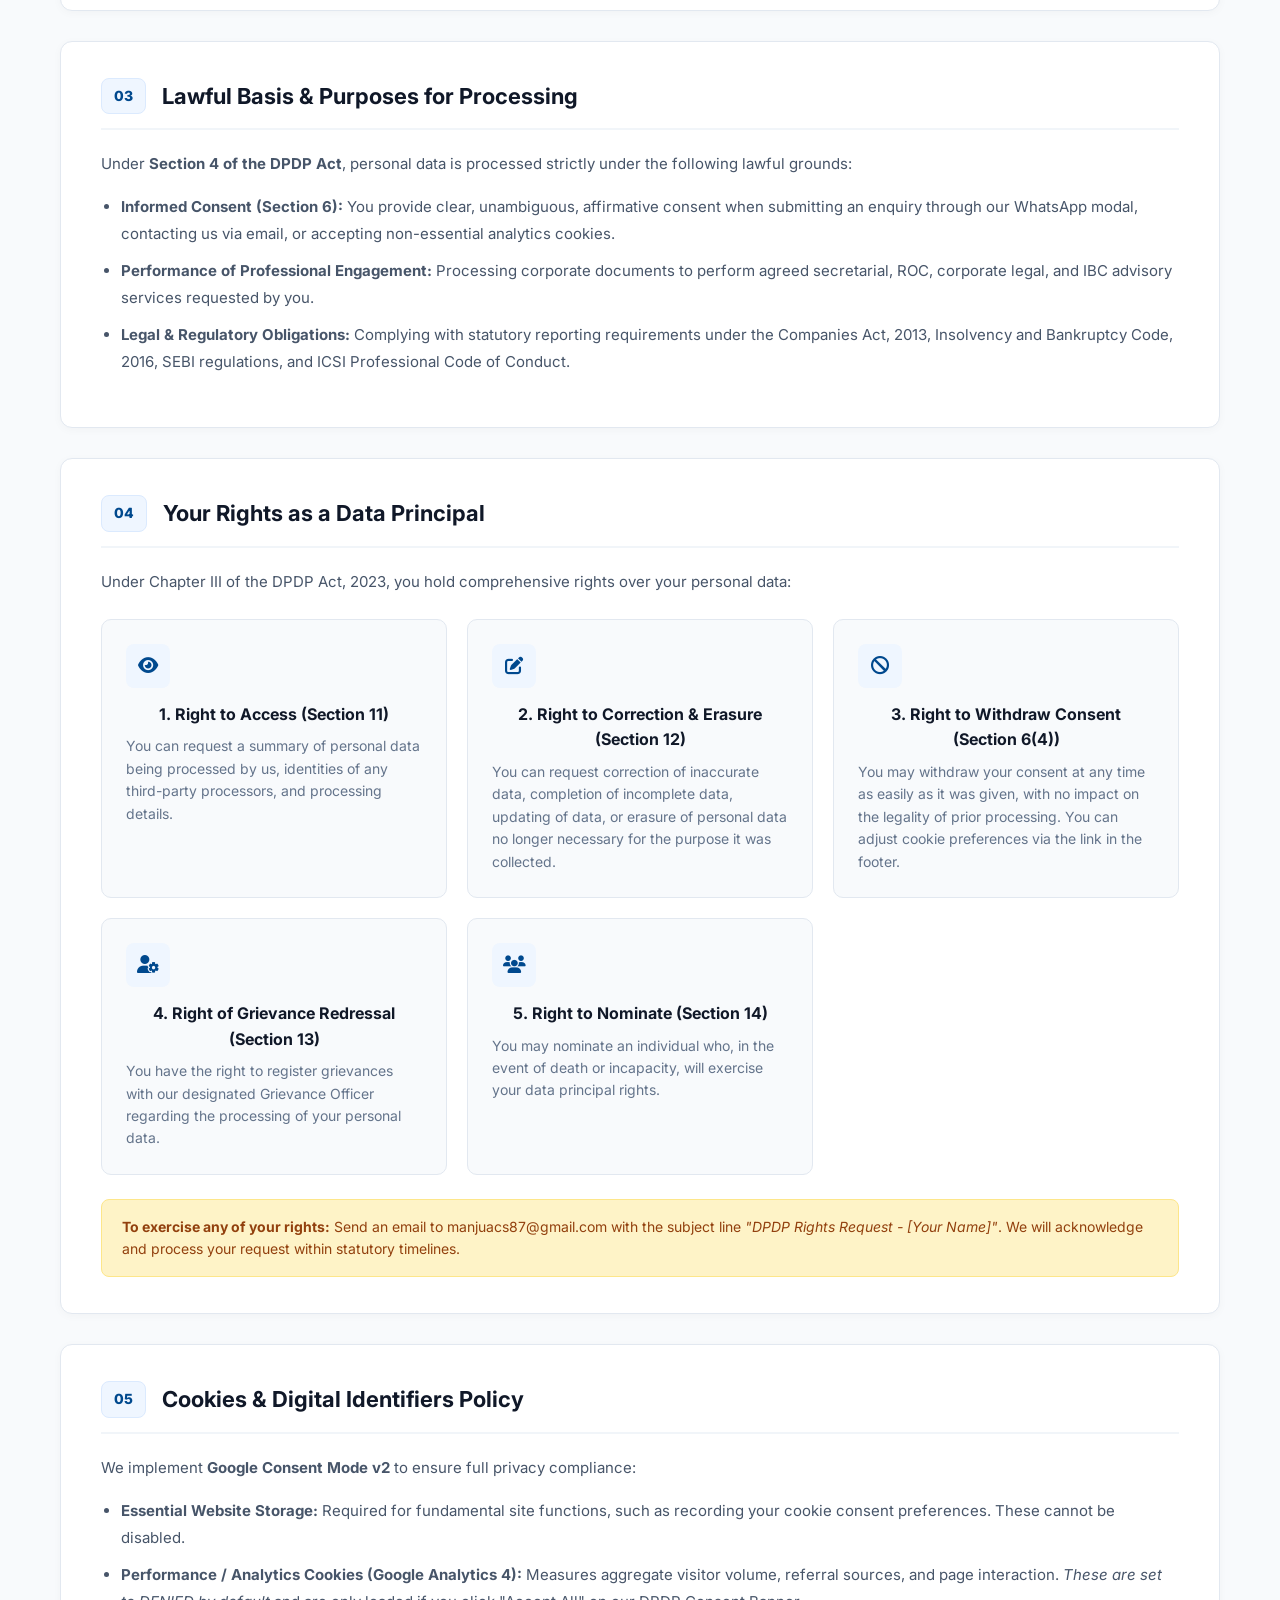
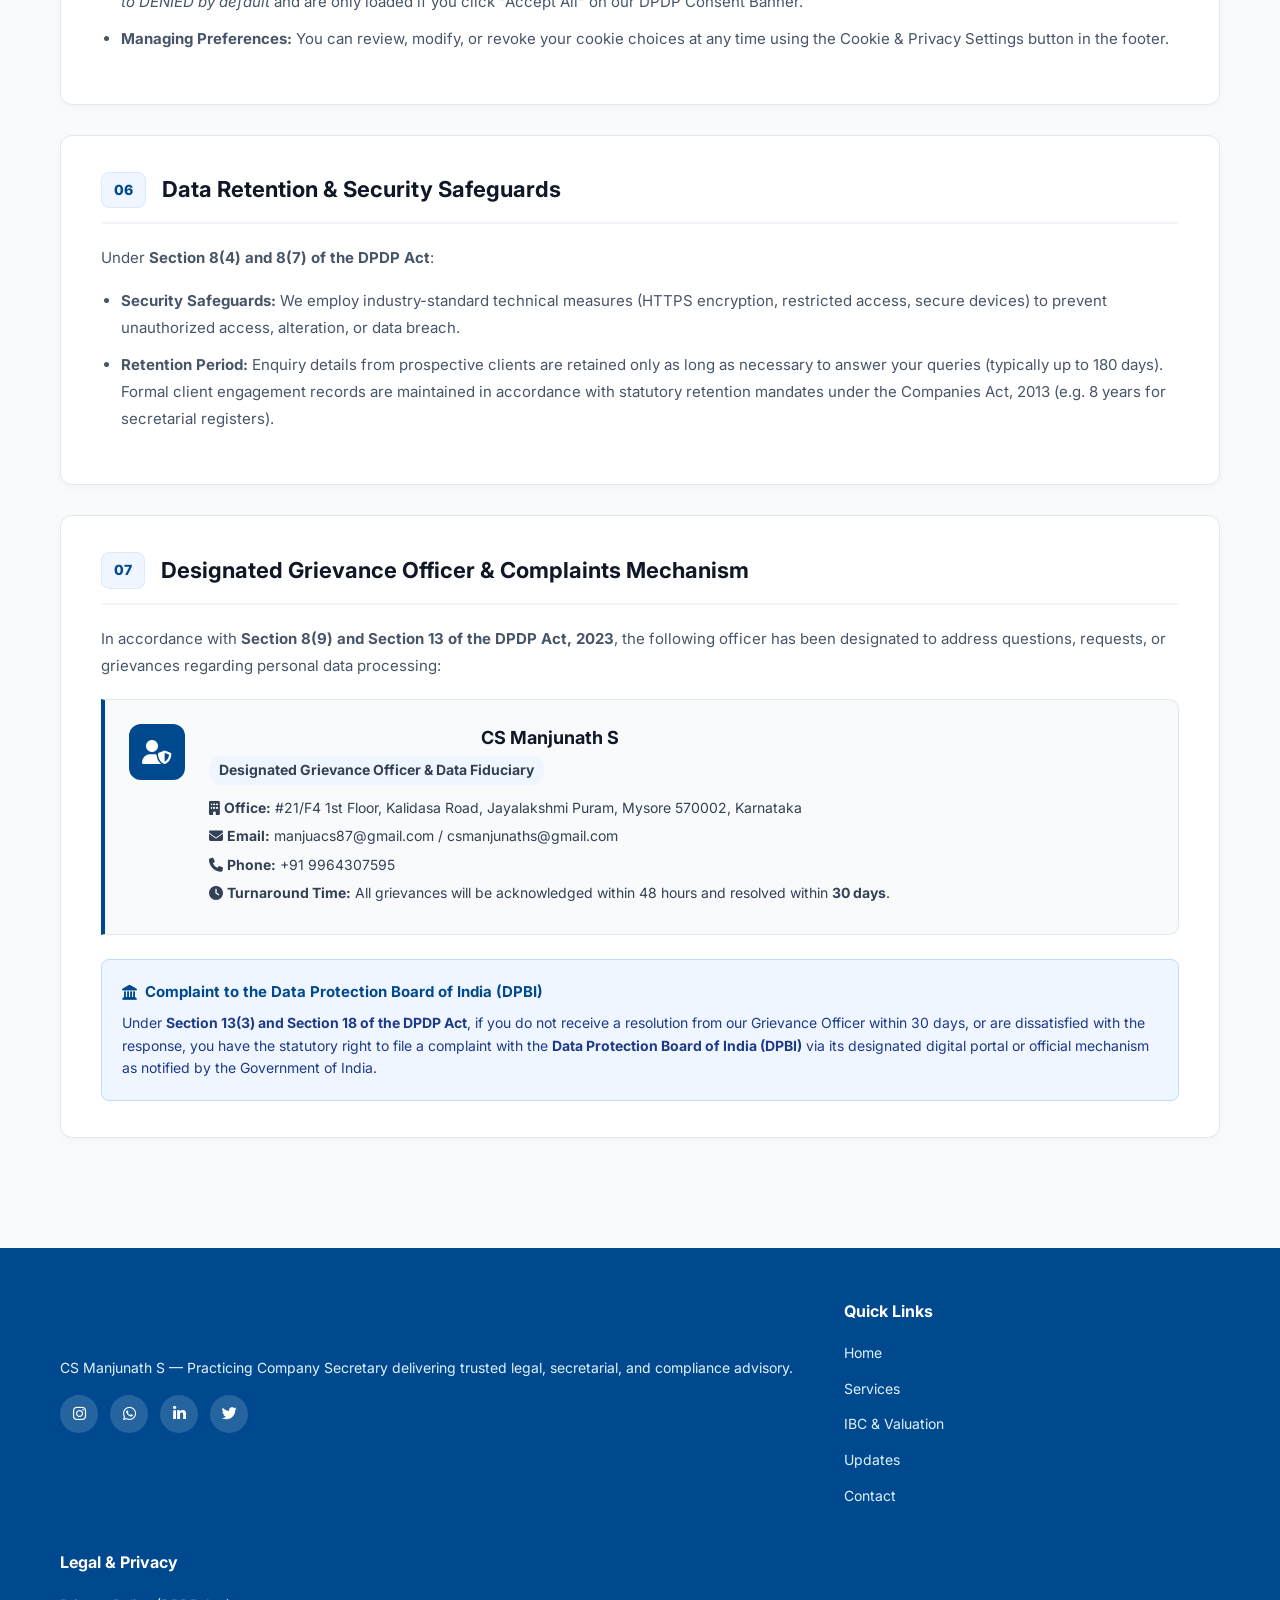
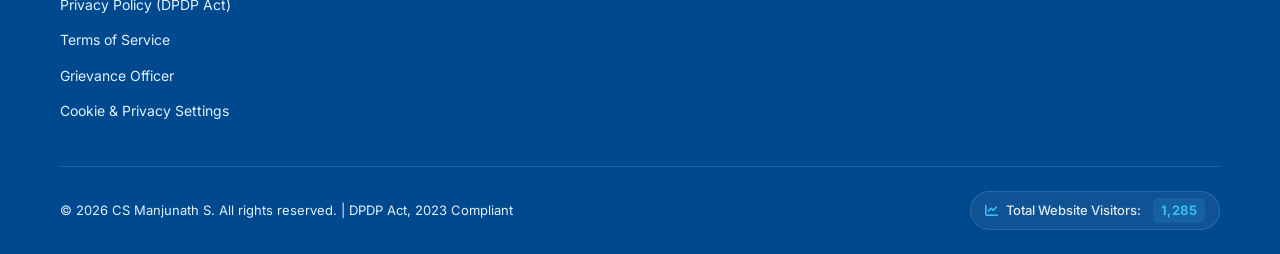
<file: privacy-policy.html>
<!DOCTYPE html>
<html lang="en">
<head>
    <meta charset="UTF-8">
    <meta name="google-site-verification" content="hs1H9iYEh0L45tW0rpivCThTVf-tTQm9_wC4RE9LnFQ">
    <meta name="viewport" content="width=device-width, initial-scale=1.0">
    <title>Privacy Policy & DPDP Notice | CS Manjunath S</title>
    <!-- Primary SEO Meta Tags -->
    <meta name="description" content="Privacy Policy and Digital Personal Data Protection (DPDP) Notice of CS Manjunath S, Practicing Company Secretary, Mysuru. Explaining data collection, rights, consent, and grievance redressal under DPDP Act, 2023.">
    <meta name="keywords" content="privacy policy, DPDP Act 2023, data protection, CS Manjunath S, grievance officer, data principal rights, Mysore, Karnataka">
    <meta name="author" content="CS Manjunath S">
    <meta name="robots" content="index, follow">
    <link rel="canonical" href="https://csmanjunath.com/privacy-policy.html">

    <!-- Open Graph / Facebook -->
    <meta property="og:type" content="website">
    <meta property="og:url" content="https://csmanjunath.com/privacy-policy.html">
    <meta property="og:title" content="Privacy Policy & DPDP Notice | CS Manjunath S">
    <meta property="og:description" content="Privacy Notice under the Digital Personal Data Protection Act, 2023 for CS Manjunath S, Practicing Company Secretary.">
    <meta property="og:image" content="https://csmanjunath.com/cs_manjunath_profile.jpg">
    <meta property="og:site_name" content="CS Manjunath S | Company Secretary Mysuru">

    <!-- Google tag (gtag.js) -->
    <script async src="https://www.googletagmanager.com/gtag/js?id=G-2ZXNT6Z7KW"></script>
    <script>
      window.dataLayer = window.dataLayer || [];
      function gtag(){dataLayer.push(arguments);}
      gtag('js', new Date());
      // Default DPDP Consent: Denied until user affirmatively accepts
      gtag('consent', 'default', {
        'analytics_storage': 'denied',
        'ad_storage': 'denied'
      });
      gtag('config', 'G-2ZXNT6Z7KW');
    </script>

    <!-- Font Awesome Icons -->
    <link rel="stylesheet" href="https://cdnjs.cloudflare.com/ajax/libs/font-awesome/6.4.0/css/all.min.css">
    <!-- Google Fonts (Inter) -->
    <link href="https://fonts.googleapis.com/css2?family=Inter:wght@400;500;600;700;800&family=Noto+Sans+Kannada:wght@400;600;700&display=swap" rel="stylesheet">
    <link rel="stylesheet" href="style.css">
</head>
<body id="top-anchor">
    <h1 class="seo-h1-hidden">Privacy Policy and DPDP Act Notice | CS Manjunath S</h1>

    <!-- Header Navigation -->
    <header>
        <div class="container nav-wrapper">
            <div class="logo" id="logoHomeBtn">
                <a href="index.html" id="logoLink">
                    <img src="cs_manjunath_logo.png" alt="CS Manjunath Logo" class="brand-logo-img">
                </a>
            </div>
            <ul class="nav-links" id="navLinks">
                <li><a href="index.html">Home</a></li>
                <li class="nav-dropdown">
                    <a href="services.html">Services <i class="fa-solid fa-chevron-down dropdown-arrow"></i></a>
                    <ul class="dropdown-menu">
                        <li class="has-nested">
                            <a href="services.html?part=part1" class="nested-toggle">Part 1: Start-ups & Incorporation <i class="fa-solid fa-chevron-right nested-arrow"></i></a>
                            <ul class="nested-sub-menu">
                                <li><a href="services.html?part=part1&service=sole-proprietorship">Sole Proprietorship</a></li>
                                <li><a href="services.html?part=part1&service=partnership-firm">Partnership Firm</a></li>
                                <li><a href="services.html?part=part1&service=limited-liability-partnership">Limited Liability Partnership (LLP)</a></li>
                                <li><a href="services.html?part=part1&service=one-person-company">One Person Company (OPC)</a></li>
                                <li><a href="services.html?part=part1&service=private-limited-company">Private Limited Company</a></li>
                                <li><a href="services.html?part=part1&service=public-limited-company">Public Limited Company</a></li>
                                <li><a href="services.html?part=part1&service=section-8-company">Section 8 (NGO / Non-Profit)</a></li>
                                <li><a href="services.html?part=part1&service=producer-company">Producer Company</a></li>
                            </ul>
                        </li>
                        <li class="has-nested">
                            <a href="services.html?part=part2" class="nested-toggle">Part 2: Business Conversion <i class="fa-solid fa-chevron-right nested-arrow"></i></a>
                            <ul class="nested-sub-menu">
                                <li><a href="services.html?part=part2&service=proprietorship-to-pvt-ltd">Proprietorship to Pvt Ltd</a></li>
                                <li><a href="services.html?part=part2&service=partnership-to-llp">Partnership Firm to LLP</a></li>
                                <li><a href="services.html?part=part2&service=pvt-ltd-to-public-ltd">Pvt Ltd to Public Limited</a></li>
                                <li><a href="services.html?part=part2&service=llp-to-pvt-ltd">LLP to Pvt Ltd Company</a></li>
                            </ul>
                        </li>
                        <li class="has-nested">
                            <a href="services.html?part=part3" class="nested-toggle">Part 3: Statutory Registrations <i class="fa-solid fa-chevron-right nested-arrow"></i></a>
                            <ul class="nested-sub-menu">
                                <li><a href="services.html?part=part3&service=trademark-ip-filings">Trademark & IP Filings</a></li>
                                <li><a href="services.html?part=part3&service=msme-udyam-registration">MSME / Udyam Registration</a></li>
                                <li><a href="services.html?part=part3&service=import-export-code">Import Export Code (IEC)</a></li>
                                <li><a href="services.html?part=part3&service=fssai-state-central">FSSAI State & Central License</a></li>
                                <li><a href="services.html?part=part3&service=gst-pan-tan-services">GST, PAN & TAN Services</a></li>
                            </ul>
                        </li>
                        <li class="has-nested">
                            <a href="services.html?part=part4" class="nested-toggle">Part 4: Corporate & Advisory <i class="fa-solid fa-chevron-right nested-arrow"></i></a>
                            <ul class="nested-sub-menu">
                                <li><a href="services.html?part=part4&service=secretarial-audit">Secretarial Audit (Sec 204)</a></li>
                                <li><a href="services.html?part=part4&service=due-diligence-reports">Due Diligence Reports</a></li>
                                <li><a href="services.html?part=part4&service=fema-rbi-compliance">FEMA & RBI Compliance</a></li>
                                <li><a href="services.html?part=part4&service=sebi-listing-regulations">SEBI Listing Regulations (LODR)</a></li>
                                <li><a href="services.html?part=part4&service=corporate-governance">Corporate Governance Advisory</a></li>
                            </ul>
                        </li>
                        <li class="has-nested">
                            <a href="services.html?part=part5" class="nested-toggle">Part 5: MCA & Event Services <i class="fa-solid fa-chevron-right nested-arrow"></i></a>
                            <ul class="nested-sub-menu">
                                <li><a href="services.html?part=part5&service=director-changes-din">Director Changes & DIN Services</a></li>
                                <li><a href="services.html?part=part5&service=registered-office-change">Registered Office Change</a></li>
                                <li><a href="services.html?part=part5&service=capital-increase-alteration">Capital Increase & Alteration</a></li>
                                <li><a href="services.html?part=part5&service=annual-roc-filings">Annual ROC Filings</a></li>
                                <li><a href="services.html?part=part5&service=company-strike-off-closure">Company Strike Off & Closure</a></li>
                            </ul>
                        </li>
                    </ul>
                </li>
                <li class="nav-dropdown">
                    <a href="ibc-valuation.html">IBC & Valuation <i class="fa-solid fa-chevron-down dropdown-arrow"></i></a>
                    <ul class="dropdown-menu">
                        <li><a href="ibc-valuation.html#cirp-advisory"><i class="fa-solid fa-scale-balanced nav-sub-icon"></i> CIRP Advisory</a></li>
                        <li><a href="ibc-valuation.html#liquidation"><i class="fa-solid fa-gavel nav-sub-icon"></i> Liquidation Advisory</a></li>
                        <li><a href="ibc-valuation.html#voluntary-liquidation"><i class="fa-solid fa-door-open nav-sub-icon"></i> Voluntary Liquidation</a></li>
                        <li><a href="ibc-valuation.html#msme-insolvency"><i class="fa-solid fa-building-shield nav-sub-icon"></i> MSME Insolvency</a></li>
                        <li><a href="ibc-valuation.html#valuation-services"><i class="fa-solid fa-chart-line nav-sub-icon"></i> Valuation Advisory</a></li>
                    </ul>
                </li>
                <li class="nav-dropdown">
                    <a href="updates.html">Updates <i class="fa-solid fa-chevron-down dropdown-arrow"></i></a>
                    <ul class="dropdown-menu">
                        <li><a href="updates.html#mca-updates"><i class="fa-solid fa-landmark nav-sub-icon"></i> MCA Notifications</a></li>
                        <li><a href="updates.html#sebi-updates"><i class="fa-solid fa-chart-pie nav-sub-icon"></i> SEBI Updates</a></li>
                        <li><a href="updates.html#rbi-fema"><i class="fa-solid fa-building-columns nav-sub-icon"></i> RBI & FEMA</a></li>
                        <li><a href="updates.html#compliance-calendar"><i class="fa-solid fa-calendar-days nav-sub-icon"></i> Compliance Calendar</a></li>
                    </ul>
                </li>
                <li><a href="index.html#about">About Us</a></li>
                <li><a href="index.html#why-us">Why Us</a></li>
                <li><a href="index.html#gallery">Gallery</a></li>
                <li><a href="index.html#contact">Contact</a></li>
            </ul>
            <div class="mobile-menu-btn" id="menuToggle">
                <i class="fa-solid fa-bars"></i>
            </div>
        </div>
    </header>

    <!-- Breadcrumb & Header Banner -->
    <section class="policy-header-section">
        <div class="container">
            <div class="policy-badge"><i class="fa-solid fa-shield-halved"></i> Statutory Privacy Notice</div>
            <h2>Privacy Policy & DPDP Act Notice</h2>
            <p class="policy-subtitle">Notice under Section 5 of the Digital Personal Data Protection Act, 2023 (DPDP Act, Act No. 22 of 2023)</p>
            <div class="policy-meta">
                <span><i class="fa-solid fa-calendar-check"></i> Last Updated: August 2026</span>
                <span><i class="fa-solid fa-building"></i> Data Fiduciary: CS Manjunath S (Practicing Company Secretary)</span>
            </div>
        </div>
    </section>

    <!-- Language Toggle Tab (Section 5(3) Requirement) -->
    <section class="language-select-bar">
        <div class="container">
            <div class="lang-pill-container">
                <button class="lang-pill-btn active" id="btnLangEn" onclick="switchPolicyLang('en')">
                    <i class="fa-solid fa-globe"></i> English (Full Statutory Notice)
                </button>
                <button class="lang-pill-btn" id="btnLangKn" onclick="switchPolicyLang('kn')">
                    <i class="fa-solid fa-language"></i> ಕನ್ನಡ ಸಾರಾಂಶ (Kannada Summary)
                </button>
            </div>
        </div>
    </section>

    <!-- Policy Content Container -->
    <main class="policy-main-content">
        <div class="container">
            
            <!-- ENGLISH NOTICE (Default) -->
            <div class="policy-lang-block" id="policyEnBlock">
                
                <!-- Section 1: Introduction & Data Fiduciary -->
                <div class="policy-card">
                    <div class="policy-card-header">
                        <span class="sec-num">01</span>
                        <h3>Introduction & Details of Data Fiduciary</h3>
                    </div>
                    <p>This Privacy Notice is issued in compliance with <strong>Section 5 of the Digital Personal Data Protection Act, 2023 (DPDP Act)</strong>. It informs visitors and clients ("<strong>Data Principals</strong>") about how their digital personal data is collected, processed, stored, protected, and what rights they hold.</p>
                    
                    <div class="fiduciary-box">
                        <h4><i class="fa-solid fa-building-user"></i> Data Fiduciary Information:</h4>
                        <ul>
                            <li><strong>Name / Practice:</strong> CS Manjunath S (Practicing Company Secretary)</li>
                            <li><strong>Membership:</strong> Institute of Company Secretaries of India (ICSI)</li>
                            <li><strong>Insolvency Registration:</strong> Registered Insolvency Professional (IBBI)</li>
                            <li><strong>Registered Office:</strong> #21/F4 1st Floor, Kalidasa Road, Jayalakshmi Puram, Mysore 570002, Karnataka, India</li>
                            <li><strong>Official Email:</strong> <a href="mailto:manjuacs87@gmail.com">manjuacs87@gmail.com</a> / <a href="mailto:csmanjunaths@gmail.com">csmanjunaths@gmail.com</a></li>
                            <li><strong>Telephone:</strong> +91 9964307595</li>
                        </ul>
                    </div>
                </div>

                <!-- Section 2: Categories of Personal Data Collected -->
                <div class="policy-card">
                    <div class="policy-card-header">
                        <span class="sec-num">02</span>
                        <h3>Categories of Personal Data Collected</h3>
                    </div>
                    <p>We believe in strict <strong>data minimization</strong> (Section 8(7)). We collect only the personal data strictly required to deliver our professional services:</p>
                    
                    <div class="data-table-wrapper">
                        <table class="policy-table">
                            <thead>
                                <tr>
                                    <th>Data Category</th>
                                    <th>Specific Data Points</th>
                                    <th>Method of Collection</th>
                                    <th>Statutory Purpose</th>
                                </tr>
                            </thead>
                            <tbody>
                                <tr>
                                    <td><strong>Contact & Identification Data</strong></td>
                                    <td>Full Name, Mobile Number, Email Address, Business Name</td>
                                    <td>WhatsApp Quick Enquiry Modal, direct WhatsApp chats, email, or telephone enquiries.</td>
                                    <td>Responding to client inquiries, scheduling consultations, providing professional secretarial proposals.</td>
                                </tr>
                                <tr>
                                    <td><strong>Statutory Corporate Data</strong></td>
                                    <td>Director Identification Number (DIN), PAN, Corporate Identity Number (CIN), registered entity details</td>
                                    <td>Directly provided by client during professional engagements.</td>
                                    <td>Filing ROC forms, MCA event-based compliance, secretarial audits, IBC proceedings as mandated by Companies Act, 2013 and IBC, 2016.</td>
                                </tr>
                                <tr>
                                    <td><strong>Technical & Analytics Data</strong></td>
                                    <td>Anonymized IP address, device type, browser, pages visited, referral source</td>
                                    <td>Google Analytics (GA4 - Consent Mode v2) & CounterAPI (only activated upon affirmative consent).</td>
                                    <td>Website security, performance optimization, detecting errors, analyzing aggregate visitor traffic.</td>
                                </tr>
                            </tbody>
                        </table>
                    </div>
                </div>

                <!-- Section 3: Lawful Basis & Processing Purpose -->
                <div class="policy-card">
                    <div class="policy-card-header">
                        <span class="sec-num">03</span>
                        <h3>Lawful Basis & Purposes for Processing</h3>
                    </div>
                    <p>Under <strong>Section 4 of the DPDP Act</strong>, personal data is processed strictly under the following lawful grounds:</p>
                    <ul class="policy-bullets">
                        <li><strong>Informed Consent (Section 6):</strong> You provide clear, unambiguous, affirmative consent when submitting an enquiry through our WhatsApp modal, contacting us via email, or accepting non-essential analytics cookies.</li>
                        <li><strong>Performance of Professional Engagement:</strong> Processing corporate documents to perform agreed secretarial, ROC, corporate legal, and IBC advisory services requested by you.</li>
                        <li><strong>Legal & Regulatory Obligations:</strong> Complying with statutory reporting requirements under the Companies Act, 2013, Insolvency and Bankruptcy Code, 2016, SEBI regulations, and ICSI Professional Code of Conduct.</li>
                    </ul>
                </div>

                <!-- Section 4: Data Principal Rights -->
                <div class="policy-card">
                    <div class="policy-card-header">
                        <span class="sec-num">04</span>
                        <h3>Your Rights as a Data Principal</h3>
                    </div>
                    <p>Under Chapter III of the DPDP Act, 2023, you hold comprehensive rights over your personal data:</p>

                    <div class="rights-grid">
                        <div class="right-item">
                            <div class="right-icon"><i class="fa-solid fa-eye"></i></div>
                            <h4>1. Right to Access (Section 11)</h4>
                            <p>You can request a summary of personal data being processed by us, identities of any third-party processors, and processing details.</p>
                        </div>
                        <div class="right-item">
                            <div class="right-icon"><i class="fa-solid fa-pen-to-square"></i></div>
                            <h4>2. Right to Correction & Erasure (Section 12)</h4>
                            <p>You can request correction of inaccurate data, completion of incomplete data, updating of data, or erasure of personal data no longer necessary for the purpose it was collected.</p>
                        </div>
                        <div class="right-item">
                            <div class="right-icon"><i class="fa-solid fa-ban"></i></div>
                            <h4>3. Right to Withdraw Consent (Section 6(4))</h4>
                            <p>You may withdraw your consent at any time as easily as it was given, with no impact on the legality of prior processing. You can adjust cookie preferences via the link in the footer.</p>
                        </div>
                        <div class="right-item">
                            <div class="right-icon"><i class="fa-solid fa-user-gear"></i></div>
                            <h4>4. Right of Grievance Redressal (Section 13)</h4>
                            <p>You have the right to register grievances with our designated Grievance Officer regarding the processing of your personal data.</p>
                        </div>
                        <div class="right-item">
                            <div class="right-icon"><i class="fa-solid fa-users"></i></div>
                            <h4>5. Right to Nominate (Section 14)</h4>
                            <p>You may nominate an individual who, in the event of death or incapacity, will exercise your data principal rights.</p>
                        </div>
                    </div>

                    <div class="rights-action-box">
                        <strong>To exercise any of your rights:</strong> Send an email to <a href="mailto:manjuacs87@gmail.com">manjuacs87@gmail.com</a> with the subject line <em>"DPDP Rights Request - [Your Name]"</em>. We will acknowledge and process your request within statutory timelines.
                    </div>
                </div>

                <!-- Section 5: Cookies & Analytics Policy -->
                <div class="policy-card">
                    <div class="policy-card-header">
                        <span class="sec-num">05</span>
                        <h3>Cookies & Digital Identifiers Policy</h3>
                    </div>
                    <p>We implement <strong>Google Consent Mode v2</strong> to ensure full privacy compliance:</p>
                    <ul class="policy-bullets">
                        <li><strong>Essential Website Storage:</strong> Required for fundamental site functions, such as recording your cookie consent preferences. These cannot be disabled.</li>
                        <li><strong>Performance / Analytics Cookies (Google Analytics 4):</strong> Measures aggregate visitor volume, referral sources, and page interaction. <em>These are set to DENIED by default</em> and are only loaded if you click "Accept All" on our DPDP Consent Banner.</li>
                        <li><strong>Managing Preferences:</strong> You can review, modify, or revoke your cookie choices at any time using the <a href="javascript:void(0)" onclick="openCookieModal()">Cookie & Privacy Settings</a> button in the footer.</li>
                    </ul>
                </div>

                <!-- Section 6: Data Retention & Security -->
                <div class="policy-card">
                    <div class="policy-card-header">
                        <span class="sec-num">06</span>
                        <h3>Data Retention & Security Safeguards</h3>
                    </div>
                    <p>Under <strong>Section 8(4) and 8(7) of the DPDP Act</strong>:</p>
                    <ul class="policy-bullets">
                        <li><strong>Security Safeguards:</strong> We employ industry-standard technical measures (HTTPS encryption, restricted access, secure devices) to prevent unauthorized access, alteration, or data breach.</li>
                        <li><strong>Retention Period:</strong> Enquiry details from prospective clients are retained only as long as necessary to answer your queries (typically up to 180 days). Formal client engagement records are maintained in accordance with statutory retention mandates under the Companies Act, 2013 (e.g. 8 years for secretarial registers).</li>
                    </ul>
                </div>

                <!-- Section 7: Grievance Redressal & DPO -->
                <div class="policy-card" id="grievance-officer">
                    <div class="policy-card-header">
                        <span class="sec-num">07</span>
                        <h3>Designated Grievance Officer & Complaints Mechanism</h3>
                    </div>
                    <p>In accordance with <strong>Section 8(9) and Section 13 of the DPDP Act, 2023</strong>, the following officer has been designated to address questions, requests, or grievances regarding personal data processing:</p>
                    
                    <div class="grievance-contact-card">
                        <div class="grievance-avatar">
                            <i class="fa-solid fa-user-shield"></i>
                        </div>
                        <div class="grievance-details">
                            <h4>CS Manjunath S</h4>
                            <p class="role-badge">Designated Grievance Officer & Data Fiduciary</p>
                            <p><i class="fa-solid fa-building"></i> <strong>Office:</strong> #21/F4 1st Floor, Kalidasa Road, Jayalakshmi Puram, Mysore 570002, Karnataka</p>
                            <p><i class="fa-solid fa-envelope"></i> <strong>Email:</strong> <a href="mailto:manjuacs87@gmail.com">manjuacs87@gmail.com</a> / <a href="mailto:csmanjunaths@gmail.com">csmanjunaths@gmail.com</a></p>
                            <p><i class="fa-solid fa-phone"></i> <strong>Phone:</strong> +91 9964307595</p>
                            <p><i class="fa-solid fa-clock"></i> <strong>Turnaround Time:</strong> All grievances will be acknowledged within 48 hours and resolved within <strong>30 days</strong>.</p>
                        </div>
                    </div>

                    <div class="dpbi-notice-box">
                        <h4><i class="fa-solid fa-landmark"></i> Complaint to the Data Protection Board of India (DPBI)</h4>
                        <p>Under <strong>Section 13(3) and Section 18 of the DPDP Act</strong>, if you do not receive a resolution from our Grievance Officer within 30 days, or are dissatisfied with the response, you have the statutory right to file a complaint with the <strong>Data Protection Board of India (DPBI)</strong> via its designated digital portal or official mechanism as notified by the Government of India.</p>
                    </div>
                </div>

            </div>

            <!-- KANNADA NOTICE (ಕನ್ನಡ ಸಾರಾಂಶ - Section 5(3)) -->
            <div class="policy-lang-block" id="policyKnBlock" style="display: none;">
                
                <div class="policy-card kn-content">
                    <div class="policy-card-header">
                        <span class="sec-num">ಕನ್ನಡ</span>
                        <h3>ಡಿಜಿಟಲ್ ವೈಯಕ್ತಿಕ ಡೇಟಾ ಸಂರಕ್ಷಣಾ ಕಾಯ್ದೆ, 2023 (DPDP Act) ಗೌಪ್ಯತಾ ಸೂಚನೆ</h3>
                    </div>
                    <p>ಈ ಗೌಪ್ಯತಾ ಸೂಚನೆಯನ್ನು <strong>ಡಿಜಿಟಲ್ ವೈಯಕ್ತಿಕ ಡೇಟಾ ಸಂರಕ್ಷಣಾ ಕಾಯ್ದೆ, 2023 (ಕಾಯ್ದೆ ಸಂಖ್ಯೆ 22, 2023) ರ ಸೆಕ್ಷನ್ 5 ಮತ್ತು ಸೆಕ್ಷನ್ 5(3)</strong> ರ ಪ್ರಕಾರ ಕನ್ನಡ ಭಾಷೆಯಲ್ಲಿ ಸಾರ್ವಜನಿಕರ ಮಾಹಿತಿಗಾಗಿ ಒದಗಿಸಲಾಗಿದೆ.</p>
                    
                    <div class="fiduciary-box">
                        <h4><i class="fa-solid fa-building-user"></i> ಡೇಟಾ ಫಿಡುಷಿಯರಿ (ಡೇಟಾ ನಿಯಂತ್ರಕರು):</h4>
                        <ul>
                            <li><strong>ಹೆಸರು:</strong> ಸಿ.ಎಸ್. ಮಂಜುನಾಥ್ ಎಸ್ (ಪ್ರಾಕ್ಟೀಸಿಂಗ್ ಕಂಪನಿ ಸೆಕ್ರೆಟರಿ & ಇನ್ಸಾಲ್ವೆನ್ಸಿ ಪ್ರೊಫೆಷನಲ್)</li>
                            <li><strong>ಕಚೇರಿ ವಿಳಾಸ:</strong> #21/F4, 1ನೇ ಮಹಡಿ, ಕಾಳಿದಾಸ ರಸ್ತೆ, ಜಯಲಕ್ಷ್ಮಿ ಪುರಂ, ಮೈಸೂರು - 570002, ಕರ್ನಾಟಕ</li>
                            <li><strong>ಇಮೇಲ್:</strong> manjuacs87@gmail.com | <strong>ದೂರವಾಣಿ:</strong> +91 9964307595</li>
                        </ul>
                    </div>

                    <h4 style="margin-top: 24px; color: var(--blue-primary);"><i class="fa-solid fa-list-check"></i> ನಾವು ಸಂಗ್ರಹಿಸುವ ವೈಯಕ್ತಿಕ ಮಾಹಿತಿ:</h4>
                    <p>ವೆಬ್‌ಸೈಟ್ ವಿಚಾರಣೆ (WhatsApp modal), ಇಮೇಲ್ ಅಥವಾ ಫೋನ್ ಮೂಲಕ ನೀವು ಸ್ವಯಂಪ್ರೇರಿತರಾಗಿ ನೀಡುವ ಹೆಸರು, ಮೊಬೈಲ್ ಸಂಖ್ಯೆ, ಇಮೇಲ್ ವಿಳಾಸ ಮತ್ತು ಕಂಪನಿ ಸಂಬಂಧಿತ ವಿವರಗಳು.</p>

                    <h4 style="margin-top: 24px; color: var(--blue-primary);"><i class="fa-solid fa-bullseye"></i> ಮಾಹಿತಿಯ ಬಳಕೆ ಉದ್ದೇಶ:</h4>
                    <p>ಕಂಪನಿ ನೋಂದಣಿ, ಆರ್‌ಒಸಿ ಫೈಲಿಂಗ್, ಐಬಿಸಿ (IBC) ಸಮಾಲೋಚನೆ ಮತ್ತು ಕಂಪನಿ ಸೆಕ್ರೆಟರಿ ವೃತ್ತಿಪರ ಸೇವೆಗಳನ್ನು ಒದಗಿಸಲು ಮಾತ್ರ ಈ ಮಾಹಿತಿಯನ್ನು ಬಳಸಲಾಗುತ್ತದೆ. ನಿಮ್ಮ ಸಮ್ಮತಿ ಇಲ್ಲದೆ ಯಾವುದೇ ಮೂರನೇ ವ್ಯಕ್ತಿಗಳಿಗೆ ಮಾರಾಟ ಮಾಡಲಾಗುವುದಿಲ್ಲ.</p>

                    <h4 style="margin-top: 24px; color: var(--blue-primary);"><i class="fa-solid fa-user-shield"></i> ನಿಮ್ಮ ಹಕ್ಕುಗಳು (ಸೆಕ್ಷನ್ 11 - 14):</h4>
                    <ul class="policy-bullets">
                        <li><strong>ಮಾಹಿತಿ ಪಡೆಯುವ ಹಕ್ಕು:</strong> ನಿಮ್ಮ ಯಾವ ಮಾಹಿತಿಯನ್ನು ಪ್ರಕ್ರಿಯೆಗೊಳಿಸಲಾಗುತ್ತಿದೆ ಎಂದು ತಿಳಿಯುವ ಹಕ್ಕು.</li>
                        <li><strong>ತಿದ್ದುಪಡಿ ಮತ್ತು ಅಳಿಸುವ ಹಕ್ಕು:</strong> ತಪ್ಪು ಮಾಹಿತಿಯನ್ನು ಸರಿಪಡಿಸಲು ಅಥವಾ ಡೇಟಾವನ್ನು ಅಳಿಸಲು ವಿನಂತಿಸುವ ಹಕ್ಕು.</li>
                        <li><strong>ಸಮ್ಮತಿಯನ್ನು ಹಿಂಪಡೆಯುವ ಹಕ್ಕು:</strong> ನೀಡಲಾದ ಸಮ್ಮತಿಯನ್ನು ಯಾವುದೇ ಸಮಯದಲ್ಲಿ ಹಿಂಪಡೆಯಬಹುದು.</li>
                        <li><strong>ದೂರು ಪರಿಹಾರ ಹಕ್ಕು:</strong> ನಮ್ಮ ಕುಂದುಕೊರತೆ ಅಧಿಕಾರಿಗೆ ದೂರು ನೀಡುವ ಹಕ್ಕು.</li>
                    </ul>

                    <div class="grievance-contact-card" style="margin-top: 24px;">
                        <div class="grievance-avatar">
                            <i class="fa-solid fa-user-shield"></i>
                        </div>
                        <div class="grievance-details">
                            <h4>ಕುಂದುಕೊರತೆ ಅಧಿಕಾರಿ (Grievance Officer)</h4>
                            <p><strong>ಸಿ.ಎಸ್. ಮಂಜುನಾಥ್ ಎಸ್</strong></p>
                            <p><i class="fa-solid fa-envelope"></i> <strong>ಇಮೇಲ್:</strong> manjuacs87@gmail.com</p>
                            <p><i class="fa-solid fa-phone"></i> <strong>ಮೊಬೈಲ್:</strong> +91 9964307595</p>
                            <p><i class="fa-solid fa-clock"></i> ದೂರುಗಳನ್ನು 30 ದಿನಗಳ ಒಳಗೆ ಪರಿಹರಿಸಲಾಗುವುದು.</p>
                        </div>
                    </div>
                </div>

            </div>

        </div>
    </main>

    <!-- Footer -->
    <footer>
        <div class="container">
            <div class="footer-grid">
                <div class="footer-brand">
                    <img src="cs_manjunath_logo_white.png" alt="CS Manjunath Logo" class="footer-logo-img">
                    <p style="margin-top: 14px;">CS Manjunath S — Practicing Company Secretary delivering trusted legal, secretarial, and compliance advisory.</p>
                    <div class="social-links">
                        <a href="https://www.instagram.com/manjuacs33?igsh=MTY2Y3MxbTcycDkwYg==" target="_blank" class="social-icon" title="Instagram"><i class="fa-brands fa-instagram"></i></a>
                        <a href="https://wa.me/919964307595" target="_blank" class="social-icon"><i class="fa-brands fa-whatsapp"></i></a>
                        <a href="#" class="social-icon"><i class="fa-brands fa-linkedin-in"></i></a>
                        <a href="#" class="social-icon"><i class="fa-brands fa-twitter"></i></a>
                    </div>
                </div>

                <div>
                    <h4 style="margin-bottom: 16px; font-size: 16px; text-align: left; color: white;">Quick Links</h4>
                    <ul class="footer-links">
                        <li><a href="index.html">Home</a></li>
                        <li><a href="services.html">Services</a></li>
                        <li><a href="ibc-valuation.html">IBC & Valuation</a></li>
                        <li><a href="updates.html">Updates</a></li>
                        <li><a href="index.html#contact">Contact</a></li>
                    </ul>
                </div>

                <div>
                    <h4 style="margin-bottom: 16px; font-size: 16px; text-align: left; color: white;">Legal & Privacy</h4>
                    <ul class="footer-links">
                        <li><a href="privacy-policy.html">Privacy Policy (DPDP Act)</a></li>
                        <li><a href="terms.html">Terms of Service</a></li>
                        <li><a href="privacy-policy.html#grievance-officer">Grievance Officer</a></li>
                        <li><a href="javascript:void(0)" onclick="openCookieModal()">Cookie & Privacy Settings</a></li>
                    </ul>
                </div>
            </div>

            <div class="footer-bottom">
                <div>&copy; 2026 CS Manjunath S. All rights reserved. | DPDP Act, 2023 Compliant</div>
                <div class="visitor-counter-wrapper">
                    <span class="visitor-counter-badge">
                        <i class="fa-solid fa-chart-line"></i> Total Website Visitors: <span class="visitor-count-number" id="visitorCountNum">1,285</span>
                    </span>
                </div>
            </div>
        </div>
    </footer>

    <!-- DPDP Cookie Consent Banner -->
    <div id="dpdpCookieBanner" class="dpdp-cookie-banner" style="display: none;">
        <div class="container dpdp-banner-inner">
            <div class="dpdp-banner-text">
                <i class="fa-solid fa-shield-halved dpdp-banner-icon"></i>
                <div>
                    <h4>Privacy & Cookie Notice (DPDP Act, 2023)</h4>
                    <p>We use essential cookies to ensure site security and functionality, and privacy-respecting analytics to improve your experience. Learn more in our <a href="privacy-policy.html">Privacy Policy</a>.</p>
                </div>
            </div>
            <div class="dpdp-banner-actions">
                <button class="btn dpdp-btn-essential" onclick="rejectOptionalCookies()">Essential Only</button>
                <button class="btn dpdp-btn-accept" onclick="acceptAllCookies()">Accept All</button>
            </div>
        </div>
    </div>

    <!-- Cookie & Privacy Settings Modal -->
    <div id="cookieSettingsModal" class="modal-overlay">
        <div class="modal-card cookie-settings-card">
            <button class="modal-close-btn" onclick="closeCookieModal()">&times;</button>
            <div class="modal-header">
                <i class="fa-solid fa-sliders modal-wa-icon" style="color: var(--blue-primary);"></i>
                <h3>Cookie & Privacy Preferences</h3>
                <p>Manage your consent settings as per the Digital Personal Data Protection Act, 2023</p>
            </div>
            <div class="cookie-options-list">
                <div class="cookie-option-item">
                    <div class="cookie-option-info">
                        <strong>1. Strictly Necessary Cookies & Storage</strong>
                        <p>Essential for basic website navigation, security, and storing your consent preferences. Cannot be turned off.</p>
                    </div>
                    <div class="cookie-toggle">
                        <span class="badge-always-active">Always Active</span>
                    </div>
                </div>
                <div class="cookie-option-item">
                    <div class="cookie-option-info">
                        <strong>2. Anonymous Analytics Cookies (Google Analytics 4)</strong>
                        <p>Helps us understand website performance, visitor volume, and popular services without identifying you individually.</p>
                    </div>
                    <div class="cookie-toggle">
                        <label class="switch">
                            <input type="checkbox" id="analyticsToggle">
                            <span class="slider round"></span>
                        </label>
                    </div>
                </div>
            </div>
            <div class="cookie-modal-actions">
                <button class="btn btn-secondary" onclick="closeCookieModal()">Cancel</button>
                <button class="btn btn-primary" onclick="saveCustomCookiePreferences()">Save Preferences</button>
            </div>
        </div>
    </div>

    <script src="script.js"></script>
    <script>
        function switchPolicyLang(lang) {
            var enBlock = document.getElementById('policyEnBlock');
            var knBlock = document.getElementById('policyKnBlock');
            var btnEn = document.getElementById('btnLangEn');
            var btnKn = document.getElementById('btnLangKn');
            
            if (lang === 'kn') {
                enBlock.style.display = 'none';
                knBlock.style.display = 'block';
                btnEn.classList.remove('active');
                btnKn.classList.add('active');
            } else {
                enBlock.style.display = 'block';
                knBlock.style.display = 'none';
                btnKn.classList.remove('active');
                btnEn.classList.add('active');
            }
        }
    </script>
</body>
</html>
</file>
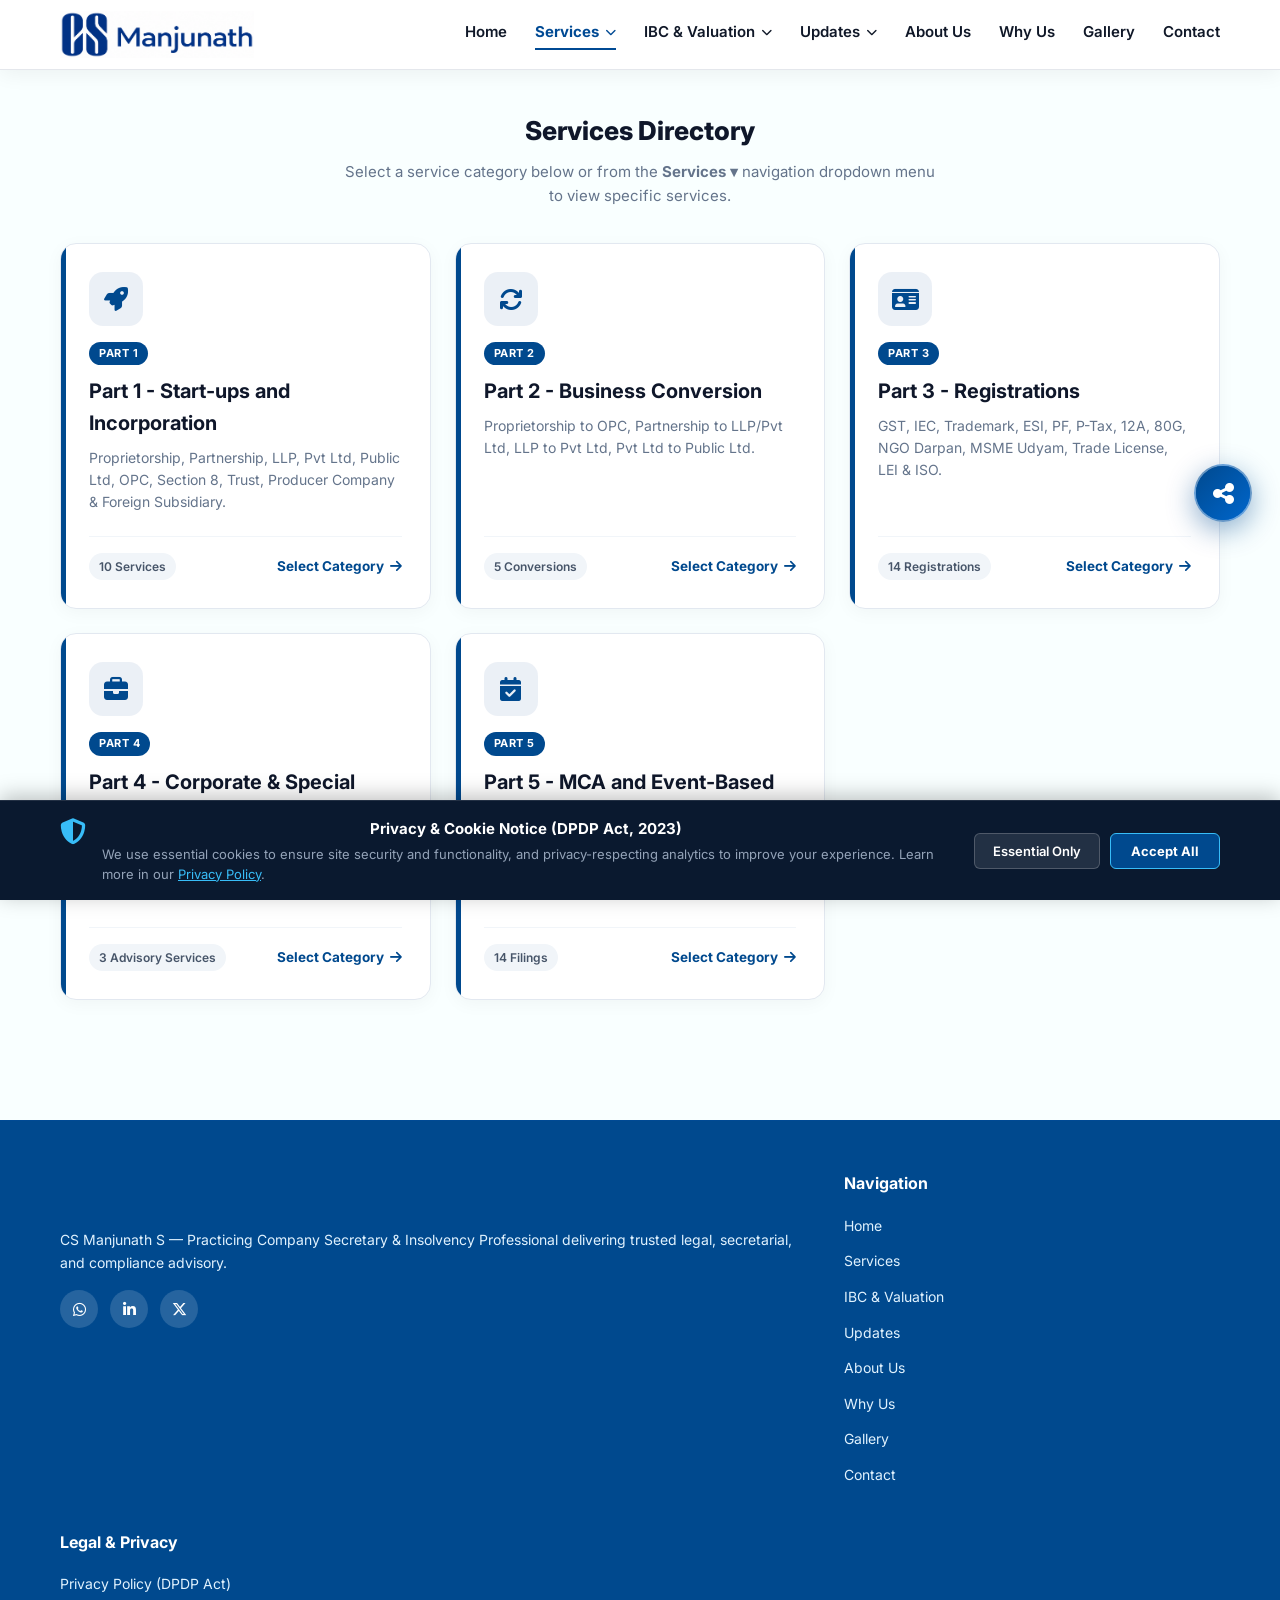
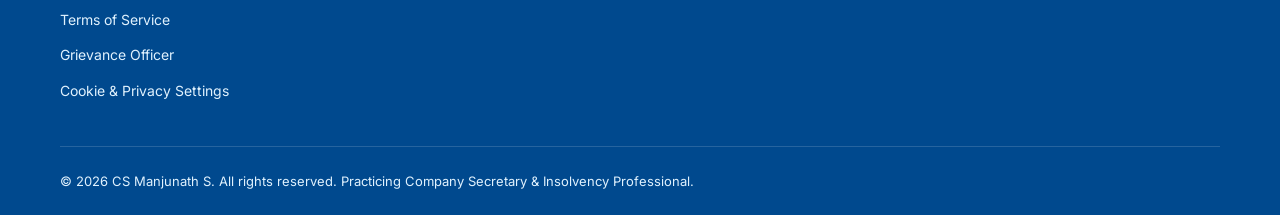
<file: services.html>
<!DOCTYPE html>
<html lang="en">
<head>
    <!-- Google tag (gtag.js) -->
    <script async src="https://www.googletagmanager.com/gtag/js?id=G-2ZXNT6Z7KW"></script>
    <script>
      window.dataLayer = window.dataLayer || [];
      function gtag(){dataLayer.push(arguments);}
      gtag("js", new Date());
      // Default DPDP Consent: Denied until user affirmatively accepts
      gtag("consent", "default", {
        "analytics_storage": "denied",
        "ad_storage": "denied"
      });
      gtag("config", "G-2ZXNT6Z7KW");
    </script>
    <meta charset="UTF-8">
    <meta name="google-site-verification" content="hs1H9iYEh0L45tW0rpivCThTVf-tTQm9_wC4RE9LnFQ">
    <meta name="viewport" content="width=device-width, initial-scale=1.0">
        <!-- Primary SEO Meta Tags -->
    <meta name="description" content="Complete company secretary services in Mysuru, Karnataka – sole proprietorship, partnership, private limited company, LLP, ROC filings, secretarial audit, trademark, FEMA, annual compliance & corporate restructuring.">
    <meta name="keywords" content="company secretary services Mysuru, company registration Mysore, sole proprietorship registration Mysuru, private limited company Mysore, LLP registration Karnataka, ROC filing services Mysuru, annual compliance Mysore, secretarial audit Karnataka, trademark registration Mysuru, partnership firm registration Mysore, corporate restructuring Mysuru, producer company Karnataka, section 8 company Mysore">
    <meta name="author" content="CS Manjunath S">
    <meta name="robots" content="index, follow, max-snippet:-1, max-image-preview:large, max-video-preview:-1">
    <meta name="geo.region" content="IN-KA">
    <meta name="geo.placename" content="Mysuru, Karnataka, India">
    <meta name="language" content="English">

    <!-- Canonical URL -->
    <link rel="canonical" href="https://www.csmanjunath.com/services.html">

    <!-- Open Graph / Facebook / WhatsApp / LinkedIn -->
    <meta property="og:type" content="website">
    <meta property="og:url" content="https://www.csmanjunath.com/services.html">
    <meta property="og:title" content="CS Services in Mysuru | CS Manjunath S – Company Secretary">
    <meta property="og:description" content="Full range of company secretary services in Mysuru – business registration, compliance, ROC filings, trademark & more. Expert guidance for startups and MSMEs in Karnataka.">
    <meta property="og:image" content="https://www.csmanjunath.com/cs_manjunath_profile.jpg">
    <meta property="og:image:width" content="800">
    <meta property="og:image:height" content="1000">
    <meta property="og:site_name" content="CS Manjunath S | Company Secretary Mysuru">
    <meta property="og:locale" content="en_IN">

    <!-- Twitter Card -->
    <meta name="twitter:card" content="summary_large_image">
    <meta name="twitter:title" content="CS Services in Mysuru | CS Manjunath S – Company Secretary">
    <meta name="twitter:description" content="Full range of company secretary services in Mysuru – business registration, compliance, ROC filings, trademark & more. Expert guidance for startups and MSMEs in Karnataka.">
    <meta name="twitter:image" content="https://www.csmanjunath.com/cs_manjunath_profile.jpg">
    
    <!-- BreadcrumbList Schema -->
    <script type="application/ld+json">
    {
      "@context": "https://schema.org",
      "@type": "BreadcrumbList",
      "itemListElement": [
        { "@type": "ListItem", "position": 1, "name": "Home", "item": "https://www.csmanjunath.com/" },
        { "@type": "ListItem", "position": 2, "name": "Services", "item": "https://www.csmanjunath.com/services.html" }
      ]
    }
    </script>
    <title>CS Services in Mysuru | Company Registration, ROC Filings, Compliance – CS Manjunath S</title>
    <!-- Font Awesome Icons -->
    <link rel="stylesheet" href="https://cdnjs.cloudflare.com/ajax/libs/font-awesome/6.4.0/css/all.min.css">
    <!-- Google Fonts (Inter) -->
    <link href="https://fonts.googleapis.com/css2?family=Inter:wght@400;500;600;700;800&display=swap" rel="stylesheet">
    <!-- External CSS -->
    <link rel="stylesheet" href="style.css">
</head>
<body id="top-anchor">
    <h1 class="seo-h1-hidden">Company Secretary Services in Mysuru, Karnataka</h1>

    <!-- Header Navigation -->
    <header>
        <div class="container nav-wrapper">
            <div class="logo" id="logoHomeBtn">
                <a href="index.html" id="logoLink">
                    <img src="cs_manjunath_logo.png" alt="CS Manjunath Logo" class="brand-logo-img">
                </a>
            </div>
            <ul class="nav-links" id="navLinks">
                <li><a href="index.html" class="">Home</a></li>
                <li class="nav-dropdown">
                    <a href="services.html" class="dropdown-toggle active-nav">Services <i class="fa-solid fa-chevron-down dropdown-arrow"></i></a>
                    <ul class="dropdown-menu">
                        <li class="has-nested">
                            <a href="services.html?part=part-1"><i class="fa-solid fa-rocket"></i> Part 1 - Start-ups and Incorporation <i class="fa-solid fa-chevron-right nested-arrow"></i></a>
                            <ul class="nested-sub-menu">
    <li><a href="services.html?part=part-1&service=sole-proprietorship">Sole Proprietorship</a></li>
    <li><a href="services.html?part=part-1&service=partnership-firm">Partnership Firm</a></li>
    <li><a href="services.html?part=part-1&service=limited-liability-partnership-llp">Limited Liability Partnership (LLP)</a></li>
    <li><a href="services.html?part=part-1&service=private-limited-company">Private Limited Company</a></li>
    <li><a href="services.html?part=part-1&service=public-limited-company">Public Limited Company</a></li>
    <li><a href="services.html?part=part-1&service=one-person-company-opc">One Person Company (OPC)</a></li>
    <li><a href="services.html?part=part-1&service=section-8-company-ngo">Section 8 Company (NGO)</a></li>
    <li><a href="services.html?part=part-1&service=trust">Trust</a></li>
    <li><a href="services.html?part=part-1&service=producer-company">PRODUCER COMPANY</a></li>
    <li><a href="services.html?part=part-1&service=indian-subsidiary-company">INDIAN SUBSIDIARY COMPANY</a></li>
</ul>

                        </li>
                        <li class="has-nested">
                            <a href="services.html?part=part-2"><i class="fa-solid fa-arrows-rotate"></i> Part 2 - Business Conversion <i class="fa-solid fa-chevron-right nested-arrow"></i></a>
                            <ul class="nested-sub-menu">
    <li><a href="services.html?part=part-2&service=proprietorship-to-opc-one-person-company">Proprietorship to OPC (One Person Company)</a></li>
    <li><a href="services.html?part=part-2&service=partnership-firm-to-llp">Partnership Firm to LLP</a></li>
    <li><a href="services.html?part=part-2&service=partnership-firm-to-private-limited-company">Partnership Firm to Private Limited Company</a></li>
    <li><a href="services.html?part=part-2&service=llp-to-private-limited-company">LLP to Private Limited Company</a></li>
    <li><a href="services.html?part=part-2&service=private-limited-company-to-public-limited-company">Private Limited Company to Public Limited Company</a></li>
</ul>

                        </li>
                        <li class="has-nested">
                            <a href="services.html?part=part-3"><i class="fa-solid fa-id-card"></i> Part 3 - Registrations <i class="fa-solid fa-chevron-right nested-arrow"></i></a>
                            <ul class="nested-sub-menu">
    <li><a href="services.html?part=part-3&service=gst-registration-including-amendments-lut">GST Registration (Including Amendments & LUT)</a></li>
    <li><a href="services.html?part=part-3&service=iec-code-import-export-code">IEC Code (Import Export Code)</a></li>
    <li><a href="services.html?part=part-3&service=trademark-registration">Trademark Registration</a></li>
    <li><a href="services.html?part=part-3&service=esi-registration">ESI Registration</a></li>
    <li><a href="services.html?part=part-3&service=pf-registration">PF Registration</a></li>
    <li><a href="services.html?part=part-3&service=professional-tax-registration">Professional Tax Registration</a></li>
    <li><a href="services.html?part=part-3&service=12a-registration">12A Registration</a></li>
    <li><a href="services.html?part=part-3&service=80g-registration">80G Registration</a></li>
    <li><a href="services.html?part=part-3&service=ngo-darpan-registration">NGO Darpan Registration</a></li>
    <li><a href="services.html?part=part-3&service=shops-establishment-registration">Shops & Establishment Registration</a></li>
    <li><a href="services.html?part=part-3&service=udyam-registration-msme">Udyam Registration (MSME)</a></li>
    <li><a href="services.html?part=part-3&service=trade-license">Trade License</a></li>
    <li><a href="services.html?part=part-3&service=legal-entity-identifier-lei">Legal Entity Identifier (LEI)</a></li>
    <li><a href="services.html?part=part-3&service=iso-registration">ISO Registration</a></li>
</ul>

                        </li>
                        <li class="has-nested">
                            <a href="services.html?part=part-4"><i class="fa-solid fa-briefcase"></i> Part 4 - Corporate Advisory Services <i class="fa-solid fa-chevron-right nested-arrow"></i></a>
                            <ul class="nested-sub-menu">
    <li><a href="services.html?part=part-4&service=secretarial-audit-legal-due-diligence">Secretarial Audit & Legal Due Diligence</a></li>
    <li><a href="services.html?part=part-4&service=board-general-meeting-advisory">Board & General Meeting Advisory</a></li>
    <li><a href="services.html?part=part-4&service=corporate-governance-policy-drafting">Corporate Governance & Policy Drafting</a></li>
    <li><a href="services.html?part=part-4&service=fema-rbi-compliance">FEMA & RBI Compliance</a></li>
</ul>

                        </li>
                        <li class="has-nested">
                            <a href="services.html?part=part-5"><i class="fa-solid fa-calendar-check"></i> Part 5 - MCA Event-Based Services <i class="fa-solid fa-chevron-right nested-arrow"></i></a>
                            <ul class="nested-sub-menu">
    <li><a href="services.html?part=part-5&service=appointment-of-director">Appointment of Director</a></li>
    <li><a href="services.html?part=part-5&service=removal-of-director">Removal of Director</a></li>
    <li><a href="services.html?part=part-5&service=auditor-appointment">Auditor Appointment</a></li>
    <li><a href="services.html?part=part-5&service=auditor-removal">Auditor Removal</a></li>
    <li><a href="services.html?part=part-5&service=annual-filing-aoc-4-mgt-7-mgt-7a">Annual Filing – AOC-4, MGT-7 & MGT-7A</a></li>
    <li><a href="services.html?part=part-5&service=increase-in-authorised-capital">Increase in Authorised Capital</a></li>
    <li><a href="services.html?part=part-5&service=dpt-3-filing">DPT-3 Filing</a></li>
    <li><a href="services.html?part=part-5&service=llp-form-11-llp-form-8">LLP Form 11 & LLP Form 8</a></li>
    <li><a href="services.html?part=part-5&service=dormant-status">Dormant Status</a></li>
    <li><a href="services.html?part=part-5&service=share-transfer-transmission">Share Transfer & Transmission</a></li>
    <li><a href="services.html?part=part-5&service=dematerialisation-demat-of-shares">Dematerialisation (Demat) of Shares</a></li>
    <li><a href="services.html?part=part-5&service=name-change-of-company">Name Change of Company</a></li>
    <li><a href="services.html?part=part-5&service=registered-office-change">Registered Office Change</a></li>
    <li><a href="services.html?part=part-5&service=din-dir-3-kyc-e-kyc">DIN & DIR-3 KYC / e-KYC</a></li>
</ul>

                        </li>
                    </ul>
                </li>
                <li class="nav-dropdown">
                    <a href="ibc-valuation.html" class="dropdown-toggle">IBC & Valuation <i class="fa-solid fa-chevron-down dropdown-arrow"></i></a>
                    <ul class="dropdown-menu">
                        <li><a href="ibc-valuation.html?sec=voluntary-liquidation"><i class="fa-solid fa-handshake-slash"></i> Voluntary Liquidation</a></li>
                        <li><a href="ibc-valuation.html?sec=distressed-companies"><i class="fa-solid fa-triangle-exclamation"></i> Financially Distressed Companies</a></li>
                        <li><a href="ibc-valuation.html?sec=creditor-claims"><i class="fa-solid fa-file-invoice-dollar"></i> Creditor Claims & Debt Matters</a></li>
                        <li><a href="ibc-valuation.html?sec=cirp-process"><i class="fa-solid fa-diagram-project"></i> CIRP Process & Timeline</a></li>
                        <li><a href="ibc-valuation.html?sec=valuation-info"><i class="fa-solid fa-chart-line"></i> Valuation Information</a></li>
                    </ul>
                </li>
                <li class="nav-dropdown">
                    <a href="updates.html" class="dropdown-toggle">Updates <i class="fa-solid fa-chevron-down dropdown-arrow"></i></a>
                    <ul class="dropdown-menu">
                        <li><a href="updates.html?cat=mca"><i class="fa-solid fa-building"></i> Companies Act & MCA Updates</a></li>
                        <li><a href="updates.html?cat=llp"><i class="fa-solid fa-handshake"></i> LLP Compliance Updates</a></li>
                        <li><a href="updates.html?cat=ibc"><i class="fa-solid fa-gavel"></i> IBC & IBBI Circulars</a></li>
                        <li><a href="updates.html?cat=rera"><i class="fa-solid fa-city"></i> RERA Updates</a></li>
                        <li><a href="updates.html?cat=annual"><i class="fa-solid fa-calendar-days"></i> Director & Annual Compliance</a></li>
                    </ul>
                </li>
                <li><a href="index.html#about">About Us</a></li>
                <li><a href="index.html#why-us">Why Us</a></li>
                <li><a href="index.html#gallery">Gallery</a></li>
                <li><a href="index.html#contact">Contact</a></li>
            </ul>
            <div class="menu-toggle" id="menuToggle">
                <i class="fa-solid fa-bars"></i>
            </div>
        </div>
    </header>

    <!-- Main Content Container -->
    <main class="container services-main-container" style="padding-top: 40px;">

        <!-- Initial Category Landing View -->
        <section class="initial-categories-view" id="initialCategoriesView">
            <div class="category-selection-header">
                <h2>Services Directory</h2>
                <p>Select a service category below or from the <strong>Services ▾</strong> navigation dropdown menu to view specific services.</p>
            </div>

            <div class="category-cards-grid">

                <div class="category-select-card" data-target-part="part-1">
                    <div class="cat-card-icon"><i class="fa-solid fa-rocket"></i></div>
                    <span class="cat-card-badge">Part 1</span>
                    <h3>Part 1 - Start-ups and Incorporation</h3>
                    <p>Proprietorship, Partnership, LLP, Pvt Ltd, Public Ltd, OPC, Section 8, Trust, Producer Company & Foreign Subsidiary.</p>
                    <div class="cat-card-action">
                        <span class="cat-count-pill">10 Services</span>
                        <span class="cat-view-btn">Select Category <i class="fa-solid fa-arrow-right"></i></span>
                    </div>
                </div>

                <div class="category-select-card" data-target-part="part-2">
                    <div class="cat-card-icon"><i class="fa-solid fa-arrows-rotate"></i></div>
                    <span class="cat-card-badge">Part 2</span>
                    <h3>Part 2 - Business Conversion</h3>
                    <p>Proprietorship to OPC, Partnership to LLP/Pvt Ltd, LLP to Pvt Ltd, Pvt Ltd to Public Ltd.</p>
                    <div class="cat-card-action">
                        <span class="cat-count-pill">5 Conversions</span>
                        <span class="cat-view-btn">Select Category <i class="fa-solid fa-arrow-right"></i></span>
                    </div>
                </div>

                <div class="category-select-card" data-target-part="part-3">
                    <div class="cat-card-icon"><i class="fa-solid fa-id-card"></i></div>
                    <span class="cat-card-badge">Part 3</span>
                    <h3>Part 3 - Registrations</h3>
                    <p>GST, IEC, Trademark, ESI, PF, P-Tax, 12A, 80G, NGO Darpan, MSME Udyam, Trade License, LEI & ISO.</p>
                    <div class="cat-card-action">
                        <span class="cat-count-pill">14 Registrations</span>
                        <span class="cat-view-btn">Select Category <i class="fa-solid fa-arrow-right"></i></span>
                    </div>
                </div>

                <div class="category-select-card" data-target-part="part-4">
                    <div class="cat-card-icon"><i class="fa-solid fa-briefcase"></i></div>
                    <span class="cat-card-badge">Part 4</span>
                    <h3>Part 4 - Corporate & Special Advisory Services</h3>
                    <p>Secretarial Audit, Board & General Meeting Advisory, Corporate Governance & Policy Drafting.</p>
                    <div class="cat-card-action">
                        <span class="cat-count-pill">3 Advisory Services</span>
                        <span class="cat-view-btn">Select Category <i class="fa-solid fa-arrow-right"></i></span>
                    </div>
                </div>

                <div class="category-select-card" data-target-part="part-5">
                    <div class="cat-card-icon"><i class="fa-solid fa-calendar-check"></i></div>
                    <span class="cat-card-badge">Part 5</span>
                    <h3>Part 5 - MCA and Event-Based Services</h3>
                    <p>Director/Auditor changes, AOC-4/MGT-7 filings, Capital Increase, DPT-3, Demat, Office Change & DIR-3 KYC.</p>
                    <div class="cat-card-action">
                        <span class="cat-count-pill">14 Filings</span>
                        <span class="cat-view-btn">Select Category <i class="fa-solid fa-arrow-right"></i></span>
                    </div>
                </div>

            </div>
        </section>

        <!-- Selected Category View Container -->
        <div class="category-services-wrapper" id="categoryServicesWrapper">
            <div class="category-nav-bar-top" id="categoryNavTop" style="display:none; margin-bottom: 24px;">
                <button class="btn btn-outline" id="backToCategoriesBtn">
                    <i class="fa-solid fa-arrow-left"></i> View All 5 Service Categories
                </button>
            </div>

            <!-- Part 1 - Start-ups and Incorporation -->
            <section class="part-section category-view-group" id="part-1" style="display: none;">
                <div class="part-header-card">
                    <div class="part-icon-box"><i class="fa-solid fa-rocket"></i></div>
                    <div>
                        <span class="part-badge-tag">Part 1</span>
                        <h2>Part 1 - Start-ups and Incorporation</h2>
                        <p>Proprietorship, Partnership, LLP, Pvt Ltd, Public Ltd, OPC, Section 8, Trust, Producer Company & Foreign Subsidiary.</p>
                    </div>
                </div>

                <!-- Sub-Service Selection Menu Grid (Shown when viewing Part) -->
                <div class="part-sub-services-grid" id="subGrid-part-1">
                    <div class="sub-grid-header">
                        <h3><i class="fa-solid fa-hand-pointer"></i> Select a Particular Service to View Details:</h3>
                    </div>
                    <div class="sub-service-cards-grid">
                        <div class="sub-service-item-card" data-service-id="sole-proprietorship" data-part-id="part-1">
                            <div class="sub-item-icon"><i class="fa-solid fa-file-signature"></i></div>
                            <h4>Sole Proprietorship</h4>
                            <span class="sub-item-btn">View Explanation <i class="fa-solid fa-arrow-right"></i></span>
                        </div>
                        <div class="sub-service-item-card" data-service-id="partnership-firm" data-part-id="part-1">
                            <div class="sub-item-icon"><i class="fa-solid fa-file-signature"></i></div>
                            <h4>Partnership Firm</h4>
                            <span class="sub-item-btn">View Explanation <i class="fa-solid fa-arrow-right"></i></span>
                        </div>
                        <div class="sub-service-item-card" data-service-id="limited-liability-partnership-llp" data-part-id="part-1">
                            <div class="sub-item-icon"><i class="fa-solid fa-file-signature"></i></div>
                            <h4>Limited Liability Partnership (LLP)</h4>
                            <span class="sub-item-btn">View Explanation <i class="fa-solid fa-arrow-right"></i></span>
                        </div>
                        <div class="sub-service-item-card" data-service-id="private-limited-company" data-part-id="part-1">
                            <div class="sub-item-icon"><i class="fa-solid fa-file-signature"></i></div>
                            <h4>Private Limited Company</h4>
                            <span class="sub-item-btn">View Explanation <i class="fa-solid fa-arrow-right"></i></span>
                        </div>
                        <div class="sub-service-item-card" data-service-id="public-limited-company" data-part-id="part-1">
                            <div class="sub-item-icon"><i class="fa-solid fa-file-signature"></i></div>
                            <h4>Public Limited Company</h4>
                            <span class="sub-item-btn">View Explanation <i class="fa-solid fa-arrow-right"></i></span>
                        </div>
                        <div class="sub-service-item-card" data-service-id="one-person-company-opc" data-part-id="part-1">
                            <div class="sub-item-icon"><i class="fa-solid fa-file-signature"></i></div>
                            <h4>One Person Company (OPC)</h4>
                            <span class="sub-item-btn">View Explanation <i class="fa-solid fa-arrow-right"></i></span>
                        </div>
                        <div class="sub-service-item-card" data-service-id="section-8-company-ngo" data-part-id="part-1">
                            <div class="sub-item-icon"><i class="fa-solid fa-file-signature"></i></div>
                            <h4>Section 8 Company (NGO)</h4>
                            <span class="sub-item-btn">View Explanation <i class="fa-solid fa-arrow-right"></i></span>
                        </div>
                        <div class="sub-service-item-card" data-service-id="trust" data-part-id="part-1">
                            <div class="sub-item-icon"><i class="fa-solid fa-file-signature"></i></div>
                            <h4>Trust</h4>
                            <span class="sub-item-btn">View Explanation <i class="fa-solid fa-arrow-right"></i></span>
                        </div>
                        <div class="sub-service-item-card" data-service-id="producer-company" data-part-id="part-1">
                            <div class="sub-item-icon"><i class="fa-solid fa-file-signature"></i></div>
                            <h4>PRODUCER COMPANY</h4>
                            <span class="sub-item-btn">View Explanation <i class="fa-solid fa-arrow-right"></i></span>
                        </div>
                        <div class="sub-service-item-card" data-service-id="indian-subsidiary-company" data-part-id="part-1">
                            <div class="sub-item-icon"><i class="fa-solid fa-file-signature"></i></div>
                            <h4>INDIAN SUBSIDIARY COMPANY</h4>
                            <span class="sub-item-btn">View Explanation <i class="fa-solid fa-arrow-right"></i></span>
                        </div>
                    </div>
                </div>

                <!-- Single Service Explanation View (Shown ONLY when a specific service is chosen) -->
                <div class="single-service-explanation-wrap" id="explanationWrap-part-1">
                    <div class="service-back-bar" style="margin-bottom: 20px;">
                        <button class="btn btn-outline back-to-subgrid-btn" data-part="part-1">
                            <i class="fa-solid fa-arrow-left"></i> Back
                        </button>
                    </div>

                    <div class="services-cards-container">

                        <!-- Particular Service Explanation: Sole Proprietorship -->
                        <div class="service-card single-service-card" id="sole-proprietorship" style="display: none;">
                            <div class="service-card-header">
                                <span class="service-part-pill">Start-ups & Incorporation</span>
                                <h3>Sole Proprietorship</h3>
                                
                            </div>

                            <div class="service-card-body">

                                <div class="card-section" style="margin-top: 14px;">
                                    <h4 class="section-subtitle"><i class="fa-solid fa-circle-info"></i> Meaning</h4>
                                    <p class="section-text">A business owned and controlled by one individual. No separate legal identity.</p>
                                </div>

                                <div class="card-section" style="margin-top: 14px;">
                                    <h4 class="section-subtitle"><i class="fa-solid fa-star"></i> Features</h4>
                                    <ul class="section-list">
                                        <li><i class="fa-solid fa-angle-right bullet-icon"></i> <span>Single owner</span></li>
                                        <li><i class="fa-solid fa-angle-right bullet-icon"></i> <span>No separate legal entity</span></li>
                                        <li><i class="fa-solid fa-angle-right bullet-icon"></i> <span>Unlimited liability</span></li>
                                        <li><i class="fa-solid fa-angle-right bullet-icon"></i> <span>Easy to start & close</span></li>
                                        <li><i class="fa-solid fa-angle-right bullet-icon"></i> <span>Minimal compliance</span></li>
                                    </ul>
                                </div>

                                <div class="card-section" style="margin-top: 14px;">
                                    <h4 class="section-subtitle"><i class="fa-solid fa-folder-open"></i> Documents Required (No formal incorporation)</h4>
                                    <ul class="section-list">
                                        <li><i class="fa-solid fa-angle-right bullet-icon"></i> <span>PAN & Aadhaar of proprietor</span></li>
                                        <li><i class="fa-solid fa-angle-right bullet-icon"></i> <span>Bank account in business name</span></li>
                                        <li><i class="fa-solid fa-angle-right bullet-icon"></i> <span>Shop & Establishment License (if applicable)</span></li>
                                        <li><i class="fa-solid fa-angle-right bullet-icon"></i> <span>GST Registration (if applicable)</span></li>
                                        <li><i class="fa-solid fa-angle-right bullet-icon"></i> <span>MSME (Udyam) Registration (optional)</span></li>
                                    </ul>
                                </div>

                            </div>
                            <div class="service-card-footer">
                                <a href="https://wa.me/919964307595?text=Hello%20Sir,%20I%20visited%20your%20website%20and%20would%20like%20assistance%20regarding%20Sole%20Proprietorship.%20Kindly%20contact%20me." target="_blank" class="btn btn-whatsapp card-wa-btn">
                                    <i class="fa-brands fa-whatsapp"></i> Inquire on WhatsApp for Sole Proprietorship
                                </a>
                            </div>
                        </div>

                        <!-- Particular Service Explanation: Partnership Firm -->
                        <div class="service-card single-service-card" id="partnership-firm" style="display: none;">
                            <div class="service-card-header">
                                <span class="service-part-pill">Start-ups & Incorporation</span>
                                <h3>Partnership Firm</h3>
                                <div class="gov-act-badge"><i class="fa-solid fa-book-bookmark"></i> Governed by Indian Partnership Act, 1932</div>
                            </div>

                            <div class="service-card-body">

                                <div class="card-section" style="margin-top: 14px;">
                                    <h4 class="section-subtitle"><i class="fa-solid fa-circle-info"></i> Meaning</h4>
                                    <p class="section-text">Business carried on by two or more persons sharing profits.</p>
                                </div>

                                <div class="card-section" style="margin-top: 14px;">
                                    <h4 class="section-subtitle"><i class="fa-solid fa-star"></i> Features</h4>
                                    <ul class="section-list">
                                        <li><i class="fa-solid fa-angle-right bullet-icon"></i> <span>Minimum 2 partners</span></li>
                                        <li><i class="fa-solid fa-angle-right bullet-icon"></i> <span>No separate legal entity</span></li>
                                        <li><i class="fa-solid fa-angle-right bullet-icon"></i> <span>Unlimited liability</span></li>
                                        <li><i class="fa-solid fa-angle-right bullet-icon"></i> <span>Partnership deed governs relations</span></li>
                                        <li><i class="fa-solid fa-angle-right bullet-icon"></i> <span>Optional registration</span></li>
                                    </ul>
                                </div>

                                <div class="card-section" style="margin-top: 14px;">
                                    <h4 class="section-subtitle"><i class="fa-solid fa-folder-open"></i> Documents Required</h4>
                                    <ul class="section-list">
                                        <li><i class="fa-solid fa-angle-right bullet-icon"></i> <span>Partnership Deed</span></li>
                                        <li><i class="fa-solid fa-angle-right bullet-icon"></i> <span>PAN of firm</span></li>
                                        <li><i class="fa-solid fa-angle-right bullet-icon"></i> <span>Address proof of firm</span></li>
                                        <li><i class="fa-solid fa-angle-right bullet-icon"></i> <span>ID & address proof of partners</span></li>
                                        <li><i class="fa-solid fa-angle-right bullet-icon"></i> <span>Registration application (Form 1 – if registered)</span></li>
                                    </ul>
                                </div>

                            </div>
                            <div class="service-card-footer">
                                <a href="https://wa.me/919964307595?text=Hello%20Sir,%20I%20visited%20your%20website%20and%20would%20like%20assistance%20regarding%20Partnership%20Firm.%20Kindly%20contact%20me." target="_blank" class="btn btn-whatsapp card-wa-btn">
                                    <i class="fa-brands fa-whatsapp"></i> Inquire on WhatsApp for Partnership Firm
                                </a>
                            </div>
                        </div>

                        <!-- Particular Service Explanation: Limited Liability Partnership (LLP) -->
                        <div class="service-card single-service-card" id="limited-liability-partnership-llp" style="display: none;">
                            <div class="service-card-header">
                                <span class="service-part-pill">Start-ups & Incorporation</span>
                                <h3>Limited Liability Partnership (LLP)</h3>
                                <div class="gov-act-badge"><i class="fa-solid fa-book-bookmark"></i> Governed by Limited Liability Partnership Act, 2008</div>
                            </div>

                            <div class="service-card-body">

                                <div class="card-section" style="margin-top: 14px;">
                                    <h4 class="section-subtitle"><i class="fa-solid fa-circle-info"></i> Meaning</h4>
                                    <p class="section-text">Hybrid of company & partnership with separate legal entity + limited liability.</p>
                                </div>

                                <div class="card-section" style="margin-top: 14px;">
                                    <h4 class="section-subtitle"><i class="fa-solid fa-star"></i> Features</h4>
                                    <ul class="section-list">
                                        <li><i class="fa-solid fa-angle-right bullet-icon"></i> <span>Separate legal entity</span></li>
                                        <li><i class="fa-solid fa-angle-right bullet-icon"></i> <span>Limited liability</span></li>
                                        <li><i class="fa-solid fa-angle-right bullet-icon"></i> <span>Perpetual succession</span></li>
                                        <li><i class="fa-solid fa-angle-right bullet-icon"></i> <span>Flexible management</span></li>
                                        <li><i class="fa-solid fa-angle-right bullet-icon"></i> <span>Less compliance than company</span></li>
                                    </ul>
                                </div>

                                <div class="card-section" style="margin-top: 14px;">
                                    <h4 class="section-subtitle"><i class="fa-solid fa-folder-open"></i> Documents Required</h4>
                                    <ul class="section-list">
                                        <li><i class="fa-solid fa-angle-right bullet-icon"></i> <span>Digital Signature Certificate (DSC)</span></li>
                                        <li><i class="fa-solid fa-angle-right bullet-icon"></i> <span>DPIN (Designated Partner Identification Number)</span></li>
                                        <li><i class="fa-solid fa-angle-right bullet-icon"></i> <span>Name reservation (RUN-LLP)</span></li>
                                        <li><i class="fa-solid fa-angle-right bullet-icon"></i> <span>Incorporation form (FiLLiP)</span></li>
                                        <li><i class="fa-solid fa-angle-right bullet-icon"></i> <span>LLP Agreement</span></li>
                                        <li><i class="fa-solid fa-angle-right bullet-icon"></i> <span>Registered office proof</span></li>
                                        <li><i class="fa-solid fa-angle-right bullet-icon"></i> <span>ID & address proof of partners</span></li>
                                    </ul>
                                </div>

                            </div>
                            <div class="service-card-footer">
                                <a href="https://wa.me/919964307595?text=Hello%20Sir,%20I%20visited%20your%20website%20and%20would%20like%20assistance%20regarding%20Limited%20Liability%20Partnership%20(LLP).%20Kindly%20contact%20me." target="_blank" class="btn btn-whatsapp card-wa-btn">
                                    <i class="fa-brands fa-whatsapp"></i> Inquire on WhatsApp for Limited Liability Partnership (LLP)
                                </a>
                            </div>
                        </div>

                        <!-- Particular Service Explanation: Private Limited Company -->
                        <div class="service-card single-service-card" id="private-limited-company" style="display: none;">
                            <div class="service-card-header">
                                <span class="service-part-pill">Start-ups & Incorporation</span>
                                <h3>Private Limited Company</h3>
                                <div class="gov-act-badge"><i class="fa-solid fa-book-bookmark"></i> Governed by Companies Act, 2013</div>
                            </div>

                            <div class="service-card-body">

                                <div class="card-section" style="margin-top: 14px;">
                                    <h4 class="section-subtitle"><i class="fa-solid fa-circle-info"></i> Meaning</h4>
                                    <p class="section-text">A company privately held with separate legal entity and limited liability.</p>
                                </div>

                                <div class="card-section" style="margin-top: 14px;">
                                    <h4 class="section-subtitle"><i class="fa-solid fa-star"></i> Features</h4>
                                    <ul class="section-list">
                                        <li><i class="fa-solid fa-angle-right bullet-icon"></i> <span>Separate legal entity</span></li>
                                        <li><i class="fa-solid fa-angle-right bullet-icon"></i> <span>Limited liability</span></li>
                                        <li><i class="fa-solid fa-angle-right bullet-icon"></i> <span>Minimum 2 members, 2 directors</span></li>
                                        <li><i class="fa-solid fa-angle-right bullet-icon"></i> <span>Restriction on share transfer</span></li>
                                        <li><i class="fa-solid fa-angle-right bullet-icon"></i> <span>Perpetual succession</span></li>
                                    </ul>
                                </div>

                                <div class="card-section" style="margin-top: 14px;">
                                    <h4 class="section-subtitle"><i class="fa-solid fa-folder-open"></i> Documents Required (SPICe+ Process)</h4>
                                    <ul class="section-list">
                                        <li><i class="fa-solid fa-angle-right bullet-icon"></i> <span>DSC of directors</span></li>
                                        <li><i class="fa-solid fa-angle-right bullet-icon"></i> <span>DIN (if not already)</span></li>
                                        <li><i class="fa-solid fa-angle-right bullet-icon"></i> <span>Name approval (SPICe+ Part A)</span></li>
                                        <li><i class="fa-solid fa-angle-right bullet-icon"></i> <span>MOA & AOA</span></li>
                                        <li><i class="fa-solid fa-angle-right bullet-icon"></i> <span>INC-9 declaration</span></li>
                                        <li><i class="fa-solid fa-angle-right bullet-icon"></i> <span>DIR-2 consent</span></li>
                                        <li><i class="fa-solid fa-angle-right bullet-icon"></i> <span>Address proof of registered office</span></li>
                                        <li><i class="fa-solid fa-angle-right bullet-icon"></i> <span>ID & address proof of directors & shareholders</span></li>
                                        <li><i class="fa-solid fa-angle-right bullet-icon"></i> <span>PAN & TAN (auto-generated)</span></li>
                                    </ul>
                                </div>

                            </div>
                            <div class="service-card-footer">
                                <a href="https://wa.me/919964307595?text=Hello%20Sir,%20I%20visited%20your%20website%20and%20would%20like%20assistance%20regarding%20Private%20Limited%20Company.%20Kindly%20contact%20me." target="_blank" class="btn btn-whatsapp card-wa-btn">
                                    <i class="fa-brands fa-whatsapp"></i> Inquire on WhatsApp for Private Limited Company
                                </a>
                            </div>
                        </div>

                        <!-- Particular Service Explanation: Public Limited Company -->
                        <div class="service-card single-service-card" id="public-limited-company" style="display: none;">
                            <div class="service-card-header">
                                <span class="service-part-pill">Start-ups & Incorporation</span>
                                <h3>Public Limited Company</h3>
                                
                            </div>

                            <div class="service-card-body">

                                <div class="card-section" style="margin-top: 14px;">
                                    <h4 class="section-subtitle"><i class="fa-solid fa-circle-info"></i> Meaning</h4>
                                    <p class="section-text">A company whose shares can be offered to public.</p>
                                </div>

                                <div class="card-section" style="margin-top: 14px;">
                                    <h4 class="section-subtitle"><i class="fa-solid fa-star"></i> Features</h4>
                                    <ul class="section-list">
                                        <li><i class="fa-solid fa-angle-right bullet-icon"></i> <span>Minimum 7 members, 3 directors</span></li>
                                        <li><i class="fa-solid fa-angle-right bullet-icon"></i> <span>Can raise capital from public</span></li>
                                        <li><i class="fa-solid fa-angle-right bullet-icon"></i> <span>Free transferability of shares</span></li>
                                        <li><i class="fa-solid fa-angle-right bullet-icon"></i> <span>Strict compliance</span></li>
                                        <li><i class="fa-solid fa-angle-right bullet-icon"></i> <span>Separate legal entity</span></li>
                                    </ul>
                                </div>

                                <div class="card-section" style="margin-top: 14px;">
                                    <h4 class="section-subtitle"><i class="fa-solid fa-folder-open"></i> Documents Required</h4>
                                    <p class="section-text">(Same as Private Company with additional compliance)</p>
                                    <ul class="section-list">
                                        <li><i class="fa-solid fa-angle-right bullet-icon"></i> <span>Prospectus (if public issue)</span></li>
                                        <li><i class="fa-solid fa-angle-right bullet-icon"></i> <span>SEBI compliance (if listed)</span></li>
                                        <li><i class="fa-solid fa-angle-right bullet-icon"></i> <span>SPICe+ forms</span></li>
                                        <li><i class="fa-solid fa-angle-right bullet-icon"></i> <span>MOA, AOA</span></li>
                                        <li><i class="fa-solid fa-angle-right bullet-icon"></i> <span>Director & shareholder KYC</span></li>
                                    </ul>
                                </div>

                            </div>
                            <div class="service-card-footer">
                                <a href="https://wa.me/919964307595?text=Hello%20Sir,%20I%20visited%20your%20website%20and%20would%20like%20assistance%20regarding%20Public%20Limited%20Company.%20Kindly%20contact%20me." target="_blank" class="btn btn-whatsapp card-wa-btn">
                                    <i class="fa-brands fa-whatsapp"></i> Inquire on WhatsApp for Public Limited Company
                                </a>
                            </div>
                        </div>

                        <!-- Particular Service Explanation: One Person Company (OPC) -->
                        <div class="service-card single-service-card" id="one-person-company-opc" style="display: none;">
                            <div class="service-card-header">
                                <span class="service-part-pill">Start-ups & Incorporation</span>
                                <h3>One Person Company (OPC)</h3>
                                
                            </div>

                            <div class="service-card-body">

                                <div class="card-section" style="margin-top: 14px;">
                                    <h4 class="section-subtitle"><i class="fa-solid fa-circle-info"></i> Overview</h4>
                                    <p class="section-text">Company formed by one person with limited liability.</p>
                                </div>

                                <div class="card-section" style="margin-top: 14px;">
                                    <h4 class="section-subtitle"><i class="fa-solid fa-star"></i> Features</h4>
                                    <ul class="section-list">
                                        <li><i class="fa-solid fa-angle-right bullet-icon"></i> <span>Single member</span></li>
                                        <li><i class="fa-solid fa-angle-right bullet-icon"></i> <span>Separate legal entity</span></li>
                                        <li><i class="fa-solid fa-angle-right bullet-icon"></i> <span>Limited liability</span></li>
                                        <li><i class="fa-solid fa-angle-right bullet-icon"></i> <span>Nominee required</span></li>
                                        <li><i class="fa-solid fa-angle-right bullet-icon"></i> <span>Less compliance than Pvt Ltd</span></li>
                                    </ul>
                                </div>

                                <div class="card-section" style="margin-top: 14px;">
                                    <h4 class="section-subtitle"><i class="fa-solid fa-folder-open"></i> Documents Required</h4>
                                    <ul class="section-list">
                                        <li><i class="fa-solid fa-angle-right bullet-icon"></i> <span>DSC of director</span></li>
                                        <li><i class="fa-solid fa-angle-right bullet-icon"></i> <span>DIN</span></li>
                                        <li><i class="fa-solid fa-angle-right bullet-icon"></i> <span>Nominee consent (INC-3)</span></li>
                                        <li><i class="fa-solid fa-angle-right bullet-icon"></i> <span>MOA & AOA</span></li>
                                        <li><i class="fa-solid fa-angle-right bullet-icon"></i> <span>Address proof</span></li>
                                        <li><i class="fa-solid fa-angle-right bullet-icon"></i> <span>ID proof</span></li>
                                    </ul>
                                </div>

                            </div>
                            <div class="service-card-footer">
                                <a href="https://wa.me/919964307595?text=Hello%20Sir,%20I%20visited%20your%20website%20and%20would%20like%20assistance%20regarding%20One%20Person%20Company%20(OPC).%20Kindly%20contact%20me." target="_blank" class="btn btn-whatsapp card-wa-btn">
                                    <i class="fa-brands fa-whatsapp"></i> Inquire on WhatsApp for One Person Company (OPC)
                                </a>
                            </div>
                        </div>

                        <!-- Particular Service Explanation: Section 8 Company (NGO) -->
                        <div class="service-card single-service-card" id="section-8-company-ngo" style="display: none;">
                            <div class="service-card-header">
                                <span class="service-part-pill">Start-ups & Incorporation</span>
                                <h3>Section 8 Company (NGO)</h3>
                                
                            </div>

                            <div class="service-card-body">

                                <div class="card-section" style="margin-top: 14px;">
                                    <h4 class="section-subtitle"><i class="fa-solid fa-circle-info"></i> Overview</h4>
                                    <p class="section-text">Meaning Company formed for charitable or non-profit purposes.</p>
                                </div>

                                <div class="card-section" style="margin-top: 14px;">
                                    <h4 class="section-subtitle"><i class="fa-solid fa-star"></i> Features</h4>
                                    <ul class="section-list">
                                        <li><i class="fa-solid fa-angle-right bullet-icon"></i> <span>No profit distribution</span></li>
                                        <li><i class="fa-solid fa-angle-right bullet-icon"></i> <span>Separate legal entity</span></li>
                                        <li><i class="fa-solid fa-angle-right bullet-icon"></i> <span>Tax benefits</span></li>
                                        <li><i class="fa-solid fa-angle-right bullet-icon"></i> <span>Limited liability</span></li>
                                        <li><i class="fa-solid fa-angle-right bullet-icon"></i> <span>Objects: charity, education, etc.</span></li>
                                    </ul>
                                </div>

                                <div class="card-section" style="margin-top: 14px;">
                                    <h4 class="section-subtitle"><i class="fa-solid fa-folder-open"></i> Documents Required</h4>
                                    <ul class="section-list">
                                        <li><i class="fa-solid fa-angle-right bullet-icon"></i> <span>DSC & DIN</span></li>
                                        <li><i class="fa-solid fa-angle-right bullet-icon"></i> <span>Name approval</span></li>
                                        <li><i class="fa-solid fa-angle-right bullet-icon"></i> <span>MOA & AOA (special format)</span></li>
                                        <li><i class="fa-solid fa-angle-right bullet-icon"></i> <span>INC-12 (license application)</span></li>
                                        <li><i class="fa-solid fa-angle-right bullet-icon"></i> <span>Declarations (INC-14, INC-15)</span></li>
                                        <li><i class="fa-solid fa-angle-right bullet-icon"></i> <span>Estimated income & expenditure</span></li>
                                        <li><i class="fa-solid fa-angle-right bullet-icon"></i> <span>Address proof</span></li>
                                    </ul>
                                </div>

                            </div>
                            <div class="service-card-footer">
                                <a href="https://wa.me/919964307595?text=Hello%20Sir,%20I%20visited%20your%20website%20and%20would%20like%20assistance%20regarding%20Section%208%20Company%20(NGO).%20Kindly%20contact%20me." target="_blank" class="btn btn-whatsapp card-wa-btn">
                                    <i class="fa-brands fa-whatsapp"></i> Inquire on WhatsApp for Section 8 Company (NGO)
                                </a>
                            </div>
                        </div>

                        <!-- Particular Service Explanation: Trust -->
                        <div class="service-card single-service-card" id="trust" style="display: none;">
                            <div class="service-card-header">
                                <span class="service-part-pill">Start-ups & Incorporation</span>
                                <h3>Trust</h3>
                                
                            </div>

                            <div class="service-card-body">

                                <div class="card-section" style="margin-top: 14px;">
                                    <h4 class="section-subtitle"><i class="fa-solid fa-circle-info"></i> Overview</h4>
                                    <p class="section-text">Meaning A Trust is a legal arrangement where a person (Author/Settlor) transfers property to Trustees for the benefit of beneficiaries or public purposes.</p>
                                </div>

                                <div class="card-section" style="margin-top: 14px;">
                                    <h4 class="section-subtitle"><i class="fa-solid fa-star"></i> Features</h4>
                                    <p class="section-text">📂 Documents Required (Registration)</p>
                                    <ul class="section-list">
                                        <li><i class="fa-solid fa-angle-right bullet-icon"></i> <span>Governed mainly by Indian Trusts Act, 1882 (private trusts)</span></li>
                                        <li><i class="fa-solid fa-angle-right bullet-icon"></i> <span>No separate legal entity (generally)</span></li>
                                        <li><i class="fa-solid fa-angle-right bullet-icon"></i> <span>Managed by Trustees</span></li>
                                        <li><i class="fa-solid fa-angle-right bullet-icon"></i> <span>Used for charitable / religious / private purposes</span></li>
                                        <li><i class="fa-solid fa-angle-right bullet-icon"></i> <span>Irrevocable in most cases</span></li>
                                        <li><i class="fa-solid fa-angle-right bullet-icon"></i> <span>Less compliance compared to companies</span></li>
                                        <li><i class="fa-solid fa-angle-right bullet-icon"></i> <span>Trust Deed</span></li>
                                        <li><i class="fa-solid fa-angle-right bullet-icon"></i> <span>PAN of Trust (post-registration)</span></li>
                                        <li><i class="fa-solid fa-angle-right bullet-icon"></i> <span>ID & address proof of Settlor & Trustees</span></li>
                                        <li><i class="fa-solid fa-angle-right bullet-icon"></i> <span>Registered office proof</span></li>
                                        <li><i class="fa-solid fa-angle-right bullet-icon"></i> <span>Passport size photos</span></li>
                                        <li><i class="fa-solid fa-angle-right bullet-icon"></i> <span>NOC from property owner</span></li>
                                        <li><i class="fa-solid fa-angle-right bullet-icon"></i> <span>Stamp duty (as per state)</span></li>
                                        <li><i class="fa-solid fa-angle-right bullet-icon"></i> <span>Registration with Sub-Registrar</span></li>
                                    </ul>
                                </div>

                                <div class="card-section" style="margin-top: 14px;">
                                    <h4 class="section-subtitle"><i class="fa-solid fa-list-check"></i> For charitable trust (additional):</h4>
                                    <ul class="section-list">
                                        <li><i class="fa-solid fa-angle-right bullet-icon"></i> <span>12AB Registration (Income Tax)</span></li>
                                        <li><i class="fa-solid fa-angle-right bullet-icon"></i> <span>80G (for tax exemption benefits)</span></li>
                                    </ul>
                                </div>

                            </div>
                            <div class="service-card-footer">
                                <a href="https://wa.me/919964307595?text=Hello%20Sir,%20I%20visited%20your%20website%20and%20would%20like%20assistance%20regarding%20Trust.%20Kindly%20contact%20me." target="_blank" class="btn btn-whatsapp card-wa-btn">
                                    <i class="fa-brands fa-whatsapp"></i> Inquire on WhatsApp for Trust
                                </a>
                            </div>
                        </div>

                        <!-- Particular Service Explanation: PRODUCER COMPANY -->
                        <div class="service-card single-service-card" id="producer-company" style="display: none;">
                            <div class="service-card-header">
                                <span class="service-part-pill">Start-ups & Incorporation</span>
                                <h3>PRODUCER COMPANY</h3>
                                <div class="gov-act-badge"><i class="fa-solid fa-book-bookmark"></i> Governed by Companies Act, 2013 (Chapter XXIA</div>
                            </div>

                            <div class="service-card-body">

                                <div class="card-section" style="margin-top: 14px;">
                                    <h4 class="section-subtitle"><i class="fa-solid fa-circle-info"></i> Meaning</h4>
                                    <p class="section-text">A Producer Company is a company formed by farmers/producers to carry on activities related to production, harvesting, procurement, marketing of primary produce.</p>
                                </div>

                                <div class="card-section" style="margin-top: 14px;">
                                    <h4 class="section-subtitle"><i class="fa-solid fa-star"></i> Features</h4>
                                    <p class="section-text">📂 Documents Required (Incorporation – SPICe+)</p>
                                    <ul class="section-list">
                                        <li><i class="fa-solid fa-angle-right bullet-icon"></i> <span>Separate legal entity</span></li>
                                        <li><i class="fa-solid fa-angle-right bullet-icon"></i> <span>Minimum 10 individuals (producers) OR 2 producer institutions</span></li>
                                        <li><i class="fa-solid fa-angle-right bullet-icon"></i> <span>Limited liability</span></li>
                                        <li><i class="fa-solid fa-angle-right bullet-icon"></i> <span>Only producers can be members</span></li>
                                        <li><i class="fa-solid fa-angle-right bullet-icon"></i> <span>No public issue of shares</span></li>
                                        <li><i class="fa-solid fa-angle-right bullet-icon"></i> <span>Objective must relate to primary produce</span></li>
                                        <li><i class="fa-solid fa-angle-right bullet-icon"></i> <span>DSC & DIN of directors</span></li>
                                        <li><i class="fa-solid fa-angle-right bullet-icon"></i> <span>Name approval (must include “Producer Company Limited”)</span></li>
                                        <li><i class="fa-solid fa-angle-right bullet-icon"></i> <span>MOA (object restricted to producer activities)</span></li>
                                        <li><i class="fa-solid fa-angle-right bullet-icon"></i> <span>AOA</span></li>
                                        <li><i class="fa-solid fa-angle-right bullet-icon"></i> <span>Declaration by professionals (INC-8)</span></li>
                                        <li><i class="fa-solid fa-angle-right bullet-icon"></i> <span>DIR-2 (consent of directors)</span></li>
                                        <li><i class="fa-solid fa-angle-right bullet-icon"></i> <span>ID & address proof of members</span></li>
                                        <li><i class="fa-solid fa-angle-right bullet-icon"></i> <span>Registered office proof</span></li>
                                        <li><i class="fa-solid fa-angle-right bullet-icon"></i> <span>List of subscribers (minimum 10 producers)</span></li>
                                    </ul>
                                </div>

                            </div>
                            <div class="service-card-footer">
                                <a href="https://wa.me/919964307595?text=Hello%20Sir,%20I%20visited%20your%20website%20and%20would%20like%20assistance%20regarding%20PRODUCER%20COMPANY.%20Kindly%20contact%20me." target="_blank" class="btn btn-whatsapp card-wa-btn">
                                    <i class="fa-brands fa-whatsapp"></i> Inquire on WhatsApp for PRODUCER COMPANY
                                </a>
                            </div>
                        </div>

                        <!-- Particular Service Explanation: INDIAN SUBSIDIARY COMPANY -->
                        <div class="service-card single-service-card" id="indian-subsidiary-company" style="display: none;">
                            <div class="service-card-header">
                                <span class="service-part-pill">Start-ups & Incorporation</span>
                                <h3>INDIAN SUBSIDIARY COMPANY</h3>
                                <div class="gov-act-badge"><i class="fa-solid fa-book-bookmark"></i> Governed by Companies Act, 2013 + FEMA / FDI rules.</div>
                            </div>

                            <div class="service-card-body">

                                <div class="card-section" style="margin-top: 14px;">
                                    <h4 class="section-subtitle"><i class="fa-solid fa-circle-info"></i> Meaning</h4>
                                    <p class="section-text">An Indian Subsidiary is a company incorporated in India where foreign company holds majority control (more than 50%).</p>
                                </div>

                                <div class="card-section" style="margin-top: 14px;">
                                    <h4 class="section-subtitle"><i class="fa-solid fa-star"></i> Features</h4>
                                    <p class="section-text">📂 Documents Required (Incorporation)</p>
                                    <ul class="section-list">
                                        <li><i class="fa-solid fa-angle-right bullet-icon"></i> <span>Separate legal entity</span></li>
                                        <li><i class="fa-solid fa-angle-right bullet-icon"></i> <span>Controlled by foreign parent company</span></li>
                                        <li><i class="fa-solid fa-angle-right bullet-icon"></i> <span>Can be Private Limited Company (most common)</span></li>
                                        <li><i class="fa-solid fa-angle-right bullet-icon"></i> <span>Subject to FDI policy & sectoral caps</span></li>
                                        <li><i class="fa-solid fa-angle-right bullet-icon"></i> <span>Limited liability</span></li>
                                        <li><i class="fa-solid fa-angle-right bullet-icon"></i> <span>Must comply with FEMA reporting</span></li>
                                    </ul>
                                </div>

                                <div class="card-section" style="margin-top: 14px;">
                                    <h4 class="section-subtitle"><i class="fa-solid fa-folder-open"></i> Basic Company Documents</h4>
                                    <ul class="section-list">
                                        <li><i class="fa-solid fa-angle-right bullet-icon"></i> <span>DSC & DIN of directors</span></li>
                                        <li><i class="fa-solid fa-angle-right bullet-icon"></i> <span>Name approval</span></li>
                                        <li><i class="fa-solid fa-angle-right bullet-icon"></i> <span>MOA & AOA</span></li>
                                        <li><i class="fa-solid fa-angle-right bullet-icon"></i> <span>INC-9, DIR-2</span></li>
                                        <li><i class="fa-solid fa-angle-right bullet-icon"></i> <span>Registered office proof</span></li>
                                    </ul>
                                </div>

                                <div class="card-section" style="margin-top: 14px;">
                                    <h4 class="section-subtitle"><i class="fa-solid fa-folder-open"></i> Foreign Shareholder Documents</h4>
                                    <ul class="section-list">
                                        <li><i class="fa-solid fa-angle-right bullet-icon"></i> <span>Certificate of Incorporation of foreign company</span></li>
                                        <li><i class="fa-solid fa-angle-right bullet-icon"></i> <span>Board Resolution approving investment</span></li>
                                        <li><i class="fa-solid fa-angle-right bullet-icon"></i> <span>Charter documents (MOA/AOA)</span></li>
                                        <li><i class="fa-solid fa-angle-right bullet-icon"></i> <span>Authorized signatory details</span></li>
                                        <li><i class="fa-solid fa-angle-right bullet-icon"></i> <span>Passport of foreign directors</span></li>
                                        <li><i class="fa-solid fa-angle-right bullet-icon"></i> <span>Notarised & apostilled documents</span></li>
                                    </ul>
                                </div>

                                <div class="card-section" style="margin-top: 14px;">
                                    <h4 class="section-subtitle"><i class="fa-solid fa-list-check"></i> FEMA / RBI Compliance (Post Incorporation)</h4>
                                    <ul class="section-list">
                                        <li><i class="fa-solid fa-angle-right bullet-icon"></i> <span>FCGPR filing (for allotment of shares)</span></li>
                                        <li><i class="fa-solid fa-angle-right bullet-icon"></i> <span>Bank account (FDI inflow)</span></li>
                                        <li><i class="fa-solid fa-angle-right bullet-icon"></i> <span>KYC from AD Bank</span></li>
                                    </ul>
                                </div>

                            </div>
                            <div class="service-card-footer">
                                <a href="https://wa.me/919964307595?text=Hello%20Sir,%20I%20visited%20your%20website%20and%20would%20like%20assistance%20regarding%20INDIAN%20SUBSIDIARY%20COMPANY.%20Kindly%20contact%20me." target="_blank" class="btn btn-whatsapp card-wa-btn">
                                    <i class="fa-brands fa-whatsapp"></i> Inquire on WhatsApp for INDIAN SUBSIDIARY COMPANY
                                </a>
                            </div>
                        </div>

                    </div>
                </div>
            </section>

            <!-- Part 2 - Business Conversion -->
            <section class="part-section category-view-group" id="part-2" style="display: none;">
                <div class="part-header-card">
                    <div class="part-icon-box"><i class="fa-solid fa-arrows-rotate"></i></div>
                    <div>
                        <span class="part-badge-tag">Part 2</span>
                        <h2>Part 2 - Business Conversion</h2>
                        <p>Proprietorship to OPC, Partnership to LLP/Pvt Ltd, LLP to Pvt Ltd, Pvt Ltd to Public Ltd.</p>
                    </div>
                </div>

                <!-- Sub-Service Selection Menu Grid (Shown when viewing Part) -->
                <div class="part-sub-services-grid" id="subGrid-part-2">
                    <div class="sub-grid-header">
                        <h3><i class="fa-solid fa-hand-pointer"></i> Select a Particular Service to View Details:</h3>
                    </div>
                    <div class="sub-service-cards-grid">
                        <div class="sub-service-item-card" data-service-id="proprietorship-to-opc-one-person-company" data-part-id="part-2">
                            <div class="sub-item-icon"><i class="fa-solid fa-file-signature"></i></div>
                            <h4>Proprietorship to OPC (One Person Company)</h4>
                            <span class="sub-item-btn">View Explanation <i class="fa-solid fa-arrow-right"></i></span>
                        </div>
                        <div class="sub-service-item-card" data-service-id="partnership-firm-to-llp" data-part-id="part-2">
                            <div class="sub-item-icon"><i class="fa-solid fa-file-signature"></i></div>
                            <h4>Partnership Firm to LLP</h4>
                            <span class="sub-item-btn">View Explanation <i class="fa-solid fa-arrow-right"></i></span>
                        </div>
                        <div class="sub-service-item-card" data-service-id="partnership-firm-to-private-limited-company" data-part-id="part-2">
                            <div class="sub-item-icon"><i class="fa-solid fa-file-signature"></i></div>
                            <h4>Partnership Firm to Private Limited Company</h4>
                            <span class="sub-item-btn">View Explanation <i class="fa-solid fa-arrow-right"></i></span>
                        </div>
                        <div class="sub-service-item-card" data-service-id="llp-to-private-limited-company" data-part-id="part-2">
                            <div class="sub-item-icon"><i class="fa-solid fa-file-signature"></i></div>
                            <h4>LLP to Private Limited Company</h4>
                            <span class="sub-item-btn">View Explanation <i class="fa-solid fa-arrow-right"></i></span>
                        </div>
                        <div class="sub-service-item-card" data-service-id="private-limited-company-to-public-limited-company" data-part-id="part-2">
                            <div class="sub-item-icon"><i class="fa-solid fa-file-signature"></i></div>
                            <h4>Private Limited Company to Public Limited Company</h4>
                            <span class="sub-item-btn">View Explanation <i class="fa-solid fa-arrow-right"></i></span>
                        </div>
                    </div>
                </div>

                <!-- Single Service Explanation View (Shown ONLY when a specific service is chosen) -->
                <div class="single-service-explanation-wrap" id="explanationWrap-part-2">
                    <div class="service-back-bar" style="margin-bottom: 20px;">
                        <button class="btn btn-outline back-to-subgrid-btn" data-part="part-2">
                            <i class="fa-solid fa-arrow-left"></i> Back
                        </button>
                    </div>

                    <div class="services-cards-container">

                        <!-- Particular Service Explanation: Proprietorship to OPC (One Person Company) -->
                        <div class="service-card single-service-card" id="proprietorship-to-opc-one-person-company" style="display: none;">
                            <div class="service-card-header">
                                <span class="service-part-pill">Business Conversion</span>
                                <h3>Proprietorship to OPC (One Person Company)</h3>
                                
                            </div>

                            <div class="service-card-body">

                                <div class="card-section" style="margin-top: 14px;">
                                    <h4 class="section-subtitle"><i class="fa-solid fa-circle-info"></i> Introduction</h4>
                                    <p class="section-text">A Proprietorship is the simplest form of business owned and managed by a single person. To obtain separate legal status, limited liability, and better business credibility, a proprietor may shift the business into an OPC under the Companies Act, 2013. Practically, there is no direct statutory conversion. A new OPC is incorporated and the existing business of the proprietorship is transferred to the OPC.</p>
                                </div>

                                <div class="card-section" style="margin-top: 14px;">
                                    <h4 class="section-subtitle"><i class="fa-solid fa-star"></i> Features of OPC</h4>
                                    <ul class="section-list">
                                        <li><i class="fa-solid fa-angle-right bullet-icon"></i> <span>Separate legal entity</span></li>
                                        <li><i class="fa-solid fa-angle-right bullet-icon"></i> <span>Limited liability protection</span></li>
                                        <li><i class="fa-solid fa-angle-right bullet-icon"></i> <span>Single shareholder structure</span></li>
                                        <li><i class="fa-solid fa-angle-right bullet-icon"></i> <span>Perpetual succession</span></li>
                                        <li><i class="fa-solid fa-angle-right bullet-icon"></i> <span>Mandatory nominee concept</span></li>
                                        <li><i class="fa-solid fa-angle-right bullet-icon"></i> <span>Governed by Companies Act, 2013</span></li>
                                        <li><i class="fa-solid fa-angle-right bullet-icon"></i> <span>Better credibility with banks and investors</span></li>
                                    </ul>
                                </div>

                                <div class="card-section" style="margin-top: 14px;">
                                    <h4 class="section-subtitle"><i class="fa-solid fa-star"></i> Advantages</h4>
                                    <ul class="section-list">
                                        <li><i class="fa-solid fa-angle-right bullet-icon"></i> <span>Protection of personal assets</span></li>
                                        <li><i class="fa-solid fa-angle-right bullet-icon"></i> <span>Corporate identity and branding</span></li>
                                        <li><i class="fa-solid fa-angle-right bullet-icon"></i> <span>Easier bank funding and investments</span></li>
                                        <li><i class="fa-solid fa-angle-right bullet-icon"></i> <span>Better business continuity</span></li>
                                        <li><i class="fa-solid fa-angle-right bullet-icon"></i> <span>Tax planning opportunities</span></li>
                                        <li><i class="fa-solid fa-angle-right bullet-icon"></i> <span>Increased customer confidence</span></li>
                                        <li><i class="fa-solid fa-angle-right bullet-icon"></i> <span>Suitable for startups and solo founders</span></li>
                                    </ul>
                                </div>

                                <div class="card-section" style="margin-top: 14px;">
                                    <h4 class="section-subtitle"><i class="fa-solid fa-folder-open"></i> Documents Required</h4>
                                </div>

                                <div class="card-section" style="margin-top: 14px;">
                                    <h4 class="section-subtitle"><i class="fa-solid fa-folder-open"></i> Proprietor Documents</h4>
                                    <ul class="section-list">
                                        <li><i class="fa-solid fa-angle-right bullet-icon"></i> <span>PAN Card</span></li>
                                        <li><i class="fa-solid fa-angle-right bullet-icon"></i> <span>Aadhaar Card</span></li>
                                        <li><i class="fa-solid fa-angle-right bullet-icon"></i> <span>Passport size photo</span></li>
                                        <li><i class="fa-solid fa-angle-right bullet-icon"></i> <span>Mobile number & email ID</span></li>
                                    </ul>
                                </div>

                                <div class="card-section" style="margin-top: 14px;">
                                    <h4 class="section-subtitle"><i class="fa-solid fa-folder-open"></i> Registered Office Proof</h4>
                                    <ul class="section-list">
                                        <li><i class="fa-solid fa-angle-right bullet-icon"></i> <span>Rental agreement/ownership proof</span></li>
                                        <li><i class="fa-solid fa-angle-right bullet-icon"></i> <span>Electricity bill or utility bill</span></li>
                                    </ul>
                                </div>

                                <div class="card-section" style="margin-top: 14px;">
                                    <h4 class="section-subtitle"><i class="fa-solid fa-folder-open"></i> OPC Incorporation Documents</h4>
                                    <ul class="section-list">
                                        <li><i class="fa-solid fa-angle-right bullet-icon"></i> <span>DSC of director</span></li>
                                        <li><i class="fa-solid fa-angle-right bullet-icon"></i> <span>Nominee consent (INC-3)</span></li>
                                        <li><i class="fa-solid fa-angle-right bullet-icon"></i> <span>MOA & AOA</span></li>
                                        <li><i class="fa-solid fa-angle-right bullet-icon"></i> <span>Declaration and consent forms</span></li>
                                    </ul>
                                </div>

                                <div class="card-section" style="margin-top: 14px;">
                                    <h4 class="section-subtitle"><i class="fa-solid fa-folder-open"></i> Business Transfer Documents</h4>
                                    <ul class="section-list">
                                        <li><i class="fa-solid fa-angle-right bullet-icon"></i> <span>Business Transfer Agreement</span></li>
                                        <li><i class="fa-solid fa-angle-right bullet-icon"></i> <span>List of assets and liabilities</span></li>
                                        <li><i class="fa-solid fa-angle-right bullet-icon"></i> <span>GST details</span></li>
                                        <li><i class="fa-solid fa-angle-right bullet-icon"></i> <span>Bank account details</span></li>
                                    </ul>
                                </div>

                            </div>
                            <div class="service-card-footer">
                                <a href="https://wa.me/919964307595?text=Hello%20Sir,%20I%20visited%20your%20website%20and%20would%20like%20assistance%20regarding%20Proprietorship%20to%20OPC%20(One%20Person%20Company).%20Kindly%20contact%20me." target="_blank" class="btn btn-whatsapp card-wa-btn">
                                    <i class="fa-brands fa-whatsapp"></i> Inquire on WhatsApp for Proprietorship to OPC (One Person Company)
                                </a>
                            </div>
                        </div>

                        <!-- Particular Service Explanation: Partnership Firm to LLP -->
                        <div class="service-card single-service-card" id="partnership-firm-to-llp" style="display: none;">
                            <div class="service-card-header">
                                <span class="service-part-pill">Business Conversion</span>
                                <h3>Partnership Firm to LLP</h3>
                                
                            </div>

                            <div class="service-card-body">

                                <div class="card-section" style="margin-top: 14px;">
                                    <h4 class="section-subtitle"><i class="fa-solid fa-circle-info"></i> Introduction</h4>
                                    <p class="section-text">A Partnership Firm can be converted into a Limited Liability Partnership (LLP) under the LLP Act, 2008. LLP combines the flexibility of a partnership with the benefit of limited liability and separate legal entity status. This is a statutory conversion under the LLP Act.</p>
                                </div>

                                <div class="card-section" style="margin-top: 14px;">
                                    <h4 class="section-subtitle"><i class="fa-solid fa-star"></i> Features of LLP</h4>
                                    <ul class="section-list">
                                        <li><i class="fa-solid fa-angle-right bullet-icon"></i> <span>Separate legal entity</span></li>
                                        <li><i class="fa-solid fa-angle-right bullet-icon"></i> <span>Limited liability of partners</span></li>
                                        <li><i class="fa-solid fa-angle-right bullet-icon"></i> <span>Flexible management structure</span></li>
                                        <li><i class="fa-solid fa-angle-right bullet-icon"></i> <span>Perpetual succession</span></li>
                                        <li><i class="fa-solid fa-angle-right bullet-icon"></i> <span>Less compliance compared to companies</span></li>
                                        <li><i class="fa-solid fa-angle-right bullet-icon"></i> <span>No minimum capital requirement</span></li>
                                    </ul>
                                </div>

                                <div class="card-section" style="margin-top: 14px;">
                                    <h4 class="section-subtitle"><i class="fa-solid fa-star"></i> Advantages</h4>
                                    <ul class="section-list">
                                        <li><i class="fa-solid fa-angle-right bullet-icon"></i> <span>Protection against personal liability</span></li>
                                        <li><i class="fa-solid fa-angle-right bullet-icon"></i> <span>Lower compliance burden</span></li>
                                        <li><i class="fa-solid fa-angle-right bullet-icon"></i> <span>Better operational flexibility</span></li>
                                        <li><i class="fa-solid fa-angle-right bullet-icon"></i> <span>Easy partner management</span></li>
                                        <li><i class="fa-solid fa-angle-right bullet-icon"></i> <span>Suitable for professional firms and SMEs</span></li>
                                        <li><i class="fa-solid fa-angle-right bullet-icon"></i> <span>Tax-efficient structure</span></li>
                                        <li><i class="fa-solid fa-angle-right bullet-icon"></i> <span>No restriction on profit sharing</span></li>
                                    </ul>
                                </div>

                                <div class="card-section" style="margin-top: 14px;">
                                    <h4 class="section-subtitle"><i class="fa-solid fa-folder-open"></i> Documents Required</h4>
                                </div>

                                <div class="card-section" style="margin-top: 14px;">
                                    <h4 class="section-subtitle"><i class="fa-solid fa-folder-open"></i> Firm Documents</h4>
                                    <ul class="section-list">
                                        <li><i class="fa-solid fa-angle-right bullet-icon"></i> <span>Partnership Deed</span></li>
                                        <li><i class="fa-solid fa-angle-right bullet-icon"></i> <span>Registration Certificate of firm (if registered)</span></li>
                                        <li><i class="fa-solid fa-angle-right bullet-icon"></i> <span>PAN of firm</span></li>
                                        <li><i class="fa-solid fa-angle-right bullet-icon"></i> <span>Latest IT Returns</span></li>
                                    </ul>
                                </div>

                                <div class="card-section" style="margin-top: 14px;">
                                    <h4 class="section-subtitle"><i class="fa-solid fa-folder-open"></i> Partner Documents</h4>
                                    <ul class="section-list">
                                        <li><i class="fa-solid fa-angle-right bullet-icon"></i> <span>PAN & Aadhaar</span></li>
                                        <li><i class="fa-solid fa-angle-right bullet-icon"></i> <span>Address proof</span></li>
                                        <li><i class="fa-solid fa-angle-right bullet-icon"></i> <span>Passport size photos</span></li>
                                        <li><i class="fa-solid fa-angle-right bullet-icon"></i> <span>Consent to act as designated partner</span></li>
                                    </ul>
                                </div>

                                <div class="card-section" style="margin-top: 14px;">
                                    <h4 class="section-subtitle"><i class="fa-solid fa-folder-open"></i> Financial Documents</h4>
                                    <ul class="section-list">
                                        <li><i class="fa-solid fa-angle-right bullet-icon"></i> <span>Statement of Assets & Liabilities certified by CA</span></li>
                                        <li><i class="fa-solid fa-angle-right bullet-icon"></i> <span>List of creditors</span></li>
                                        <li><i class="fa-solid fa-angle-right bullet-icon"></i> <span>Consent from creditors</span></li>
                                    </ul>
                                </div>

                                <div class="card-section" style="margin-top: 14px;">
                                    <h4 class="section-subtitle"><i class="fa-solid fa-folder-open"></i> Office Proof</h4>
                                    <ul class="section-list">
                                        <li><i class="fa-solid fa-angle-right bullet-icon"></i> <span>Rent agreement/ownership proof</span></li>
                                        <li><i class="fa-solid fa-angle-right bullet-icon"></i> <span>Utility bill</span></li>
                                    </ul>
                                </div>

                            </div>
                            <div class="service-card-footer">
                                <a href="https://wa.me/919964307595?text=Hello%20Sir,%20I%20visited%20your%20website%20and%20would%20like%20assistance%20regarding%20Partnership%20Firm%20to%20LLP.%20Kindly%20contact%20me." target="_blank" class="btn btn-whatsapp card-wa-btn">
                                    <i class="fa-brands fa-whatsapp"></i> Inquire on WhatsApp for Partnership Firm to LLP
                                </a>
                            </div>
                        </div>

                        <!-- Particular Service Explanation: Partnership Firm to Private Limited Company -->
                        <div class="service-card single-service-card" id="partnership-firm-to-private-limited-company" style="display: none;">
                            <div class="service-card-header">
                                <span class="service-part-pill">Business Conversion</span>
                                <h3>Partnership Firm to Private Limited Company</h3>
                                
                            </div>

                            <div class="service-card-body">

                                <div class="card-section" style="margin-top: 14px;">
                                    <h4 class="section-subtitle"><i class="fa-solid fa-circle-info"></i> Introduction</h4>
                                    <p class="section-text">A Partnership Firm may convert into a Private Limited Company to obtain corporate status, limited liability, scalability, and investment opportunities. The conversion is generally carried out through incorporation of a company and takeover of business by the company.</p>
                                </div>

                                <div class="card-section" style="margin-top: 14px;">
                                    <h4 class="section-subtitle"><i class="fa-solid fa-star"></i> Features of Private Limited Company</h4>
                                    <ul class="section-list">
                                        <li><i class="fa-solid fa-angle-right bullet-icon"></i> <span>Separate legal entity</span></li>
                                        <li><i class="fa-solid fa-angle-right bullet-icon"></i> <span>Limited liability</span></li>
                                        <li><i class="fa-solid fa-angle-right bullet-icon"></i> <span>Perpetual succession</span></li>
                                        <li><i class="fa-solid fa-angle-right bullet-icon"></i> <span>Shares transferable with restrictions</span></li>
                                        <li><i class="fa-solid fa-angle-right bullet-icon"></i> <span>Better fundraising capability</span></li>
                                        <li><i class="fa-solid fa-angle-right bullet-icon"></i> <span>Governed by Companies Act, 2013</span></li>
                                    </ul>
                                </div>

                                <div class="card-section" style="margin-top: 14px;">
                                    <h4 class="section-subtitle"><i class="fa-solid fa-star"></i> Advantages</h4>
                                    <ul class="section-list">
                                        <li><i class="fa-solid fa-angle-right bullet-icon"></i> <span>Improved business credibility</span></li>
                                        <li><i class="fa-solid fa-angle-right bullet-icon"></i> <span>Easier investment and funding</span></li>
                                        <li><i class="fa-solid fa-angle-right bullet-icon"></i> <span>Limited liability protection</span></li>
                                        <li><i class="fa-solid fa-angle-right bullet-icon"></i> <span>Structured ownership</span></li>
                                        <li><i class="fa-solid fa-angle-right bullet-icon"></i> <span>Better expansion opportunities</span></li>
                                        <li><i class="fa-solid fa-angle-right bullet-icon"></i> <span>Recognition among corporates and banks</span></li>
                                        <li><i class="fa-solid fa-angle-right bullet-icon"></i> <span>Employee stock option possibilities</span></li>
                                    </ul>
                                </div>

                                <div class="card-section" style="margin-top: 14px;">
                                    <h4 class="section-subtitle"><i class="fa-solid fa-folder-open"></i> Documents Required</h4>
                                </div>

                                <div class="card-section" style="margin-top: 14px;">
                                    <h4 class="section-subtitle"><i class="fa-solid fa-folder-open"></i> Firm Documents</h4>
                                    <ul class="section-list">
                                        <li><i class="fa-solid fa-angle-right bullet-icon"></i> <span>Partnership Deed</span></li>
                                        <li><i class="fa-solid fa-angle-right bullet-icon"></i> <span>PAN of firm</span></li>
                                        <li><i class="fa-solid fa-angle-right bullet-icon"></i> <span>Registration certificate</span></li>
                                        <li><i class="fa-solid fa-angle-right bullet-icon"></i> <span>Financial statements</span></li>
                                        <li><i class="fa-solid fa-angle-right bullet-icon"></i> <span>List of assets and liabilities</span></li>
                                    </ul>
                                </div>

                                <div class="card-section" style="margin-top: 14px;">
                                    <h4 class="section-subtitle"><i class="fa-solid fa-folder-open"></i> Partner Documents</h4>
                                    <ul class="section-list">
                                        <li><i class="fa-solid fa-angle-right bullet-icon"></i> <span>PAN & Aadhaar</span></li>
                                        <li><i class="fa-solid fa-angle-right bullet-icon"></i> <span>Address proof</span></li>
                                        <li><i class="fa-solid fa-angle-right bullet-icon"></i> <span>Photographs</span></li>
                                        <li><i class="fa-solid fa-angle-right bullet-icon"></i> <span>DSC for directors</span></li>
                                    </ul>
                                </div>

                                <div class="card-section" style="margin-top: 14px;">
                                    <h4 class="section-subtitle"><i class="fa-solid fa-folder-open"></i> Company Incorporation Documents</h4>
                                    <ul class="section-list">
                                        <li><i class="fa-solid fa-angle-right bullet-icon"></i> <span>SPICe+ forms</span></li>
                                        <li><i class="fa-solid fa-angle-right bullet-icon"></i> <span>MOA & AOA</span></li>
                                        <li><i class="fa-solid fa-angle-right bullet-icon"></i> <span>INC declarations</span></li>
                                        <li><i class="fa-solid fa-angle-right bullet-icon"></i> <span>Consent to act as director</span></li>
                                    </ul>
                                </div>

                                <div class="card-section" style="margin-top: 14px;">
                                    <h4 class="section-subtitle"><i class="fa-solid fa-folder-open"></i> Other Documents</h4>
                                    <ul class="section-list">
                                        <li><i class="fa-solid fa-angle-right bullet-icon"></i> <span>Business takeover agreement</span></li>
                                        <li><i class="fa-solid fa-angle-right bullet-icon"></i> <span>NOC from creditors</span></li>
                                        <li><i class="fa-solid fa-angle-right bullet-icon"></i> <span>Registered office proof</span></li>
                                    </ul>
                                </div>

                            </div>
                            <div class="service-card-footer">
                                <a href="https://wa.me/919964307595?text=Hello%20Sir,%20I%20visited%20your%20website%20and%20would%20like%20assistance%20regarding%20Partnership%20Firm%20to%20Private%20Limited%20Company.%20Kindly%20contact%20me." target="_blank" class="btn btn-whatsapp card-wa-btn">
                                    <i class="fa-brands fa-whatsapp"></i> Inquire on WhatsApp for Partnership Firm to Private Limited Company
                                </a>
                            </div>
                        </div>

                        <!-- Particular Service Explanation: LLP to Private Limited Company -->
                        <div class="service-card single-service-card" id="llp-to-private-limited-company" style="display: none;">
                            <div class="service-card-header">
                                <span class="service-part-pill">Business Conversion</span>
                                <h3>LLP to Private Limited Company</h3>
                                
                            </div>

                            <div class="service-card-body">

                                <div class="card-section" style="margin-top: 14px;">
                                    <h4 class="section-subtitle"><i class="fa-solid fa-circle-info"></i> Introduction</h4>
                                    <p class="section-text">An LLP may be converted into a Private Limited Company to attract investors, issue shares, improve valuation, and scale business operations. The conversion is generally undertaken through incorporation of a company and transfer of LLP business into the company.</p>
                                </div>

                                <div class="card-section" style="margin-top: 14px;">
                                    <h4 class="section-subtitle"><i class="fa-solid fa-star"></i> Features</h4>
                                    <ul class="section-list">
                                        <li><i class="fa-solid fa-angle-right bullet-icon"></i> <span>Corporate structure</span></li>
                                        <li><i class="fa-solid fa-angle-right bullet-icon"></i> <span>Shareholding pattern</span></li>
                                        <li><i class="fa-solid fa-angle-right bullet-icon"></i> <span>Better investment opportunities</span></li>
                                        <li><i class="fa-solid fa-angle-right bullet-icon"></i> <span>Limited liability</span></li>
                                        <li><i class="fa-solid fa-angle-right bullet-icon"></i> <span>Separate legal entity</span></li>
                                        <li><i class="fa-solid fa-angle-right bullet-icon"></i> <span>Perpetual succession</span></li>
                                    </ul>
                                </div>

                                <div class="card-section" style="margin-top: 14px;">
                                    <h4 class="section-subtitle"><i class="fa-solid fa-star"></i> Advantages</h4>
                                    <ul class="section-list">
                                        <li><i class="fa-solid fa-angle-right bullet-icon"></i> <span>Easier venture capital/private equity funding</span></li>
                                        <li><i class="fa-solid fa-angle-right bullet-icon"></i> <span>Better valuation opportunities</span></li>
                                        <li><i class="fa-solid fa-angle-right bullet-icon"></i> <span>Improved corporate image</span></li>
                                        <li><i class="fa-solid fa-angle-right bullet-icon"></i> <span>ESOP and equity structuring</span></li>
                                        <li><i class="fa-solid fa-angle-right bullet-icon"></i> <span>Easier transfer of ownership</span></li>
                                        <li><i class="fa-solid fa-angle-right bullet-icon"></i> <span>More acceptable structure for foreign investments</span></li>
                                    </ul>
                                </div>

                                <div class="card-section" style="margin-top: 14px;">
                                    <h4 class="section-subtitle"><i class="fa-solid fa-folder-open"></i> Documents Required</h4>
                                </div>

                                <div class="card-section" style="margin-top: 14px;">
                                    <h4 class="section-subtitle"><i class="fa-solid fa-folder-open"></i> LLP Documents</h4>
                                    <ul class="section-list">
                                        <li><i class="fa-solid fa-angle-right bullet-icon"></i> <span>LLP Agreement</span></li>
                                        <li><i class="fa-solid fa-angle-right bullet-icon"></i> <span>Certificate of Incorporation</span></li>
                                        <li><i class="fa-solid fa-angle-right bullet-icon"></i> <span>PAN of LLP</span></li>
                                        <li><i class="fa-solid fa-angle-right bullet-icon"></i> <span>Financial statements</span></li>
                                        <li><i class="fa-solid fa-angle-right bullet-icon"></i> <span>List of partners</span></li>
                                    </ul>
                                </div>

                                <div class="card-section" style="margin-top: 14px;">
                                    <h4 class="section-subtitle"><i class="fa-solid fa-folder-open"></i> Partner/Director Documents</h4>
                                    <ul class="section-list">
                                        <li><i class="fa-solid fa-angle-right bullet-icon"></i> <span>PAN & Aadhaar</span></li>
                                        <li><i class="fa-solid fa-angle-right bullet-icon"></i> <span>Address proof</span></li>
                                        <li><i class="fa-solid fa-angle-right bullet-icon"></i> <span>DSC</span></li>
                                        <li><i class="fa-solid fa-angle-right bullet-icon"></i> <span>Consent forms</span></li>
                                    </ul>
                                </div>

                                <div class="card-section" style="margin-top: 14px;">
                                    <h4 class="section-subtitle"><i class="fa-solid fa-folder-open"></i> Conversion/Transfer Documents</h4>
                                    <ul class="section-list">
                                        <li><i class="fa-solid fa-angle-right bullet-icon"></i> <span>Business transfer agreement</span></li>
                                        <li><i class="fa-solid fa-angle-right bullet-icon"></i> <span>Asset & liability statement</span></li>
                                        <li><i class="fa-solid fa-angle-right bullet-icon"></i> <span>Creditor consent</span></li>
                                    </ul>
                                </div>

                                <div class="card-section" style="margin-top: 14px;">
                                    <h4 class="section-subtitle"><i class="fa-solid fa-folder-open"></i> Company Incorporation Documents</h4>
                                    <ul class="section-list">
                                        <li><i class="fa-solid fa-angle-right bullet-icon"></i> <span>SPICe+ forms</span></li>
                                        <li><i class="fa-solid fa-angle-right bullet-icon"></i> <span>MOA & AOA</span></li>
                                        <li><i class="fa-solid fa-angle-right bullet-icon"></i> <span>Registered office proof</span></li>
                                    </ul>
                                </div>

                            </div>
                            <div class="service-card-footer">
                                <a href="https://wa.me/919964307595?text=Hello%20Sir,%20I%20visited%20your%20website%20and%20would%20like%20assistance%20regarding%20LLP%20to%20Private%20Limited%20Company.%20Kindly%20contact%20me." target="_blank" class="btn btn-whatsapp card-wa-btn">
                                    <i class="fa-brands fa-whatsapp"></i> Inquire on WhatsApp for LLP to Private Limited Company
                                </a>
                            </div>
                        </div>

                        <!-- Particular Service Explanation: Private Limited Company to Public Limited Company -->
                        <div class="service-card single-service-card" id="private-limited-company-to-public-limited-company" style="display: none;">
                            <div class="service-card-header">
                                <span class="service-part-pill">Business Conversion</span>
                                <h3>Private Limited Company to Public Limited Company</h3>
                                
                            </div>

                            <div class="service-card-body">

                                <div class="card-section" style="margin-top: 14px;">
                                    <h4 class="section-subtitle"><i class="fa-solid fa-circle-info"></i> Introduction</h4>
                                    <p class="section-text">A Private Limited Company may convert into a Public Limited Company to raise capital from the public, expand operations, and improve corporate visibility. This conversion is governed under the Companies Act, 2013.</p>
                                </div>

                                <div class="card-section" style="margin-top: 14px;">
                                    <h4 class="section-subtitle"><i class="fa-solid fa-star"></i> Features of Public Company</h4>
                                    <ul class="section-list">
                                        <li><i class="fa-solid fa-angle-right bullet-icon"></i> <span>Minimum 3 directors</span></li>
                                        <li><i class="fa-solid fa-angle-right bullet-icon"></i> <span>Minimum 7 shareholders</span></li>
                                        <li><i class="fa-solid fa-angle-right bullet-icon"></i> <span>Free transferability of shares</span></li>
                                        <li><i class="fa-solid fa-angle-right bullet-icon"></i> <span>Can raise funds from public</span></li>
                                        <li><i class="fa-solid fa-angle-right bullet-icon"></i> <span>Higher compliance requirements</span></li>
                                        <li><i class="fa-solid fa-angle-right bullet-icon"></i> <span>Greater transparency and governance</span></li>
                                    </ul>
                                </div>

                                <div class="card-section" style="margin-top: 14px;">
                                    <h4 class="section-subtitle"><i class="fa-solid fa-star"></i> Advantages</h4>
                                    <ul class="section-list">
                                        <li><i class="fa-solid fa-angle-right bullet-icon"></i> <span>Large-scale fundraising capability</span></li>
                                        <li><i class="fa-solid fa-angle-right bullet-icon"></i> <span>Improved market reputation</span></li>
                                        <li><i class="fa-solid fa-angle-right bullet-icon"></i> <span>Better growth opportunities</span></li>
                                        <li><i class="fa-solid fa-angle-right bullet-icon"></i> <span>Increased liquidity of shares</span></li>
                                        <li><i class="fa-solid fa-angle-right bullet-icon"></i> <span>Easier institutional investments</span></li>
                                        <li><i class="fa-solid fa-angle-right bullet-icon"></i> <span>Enhanced business expansion</span></li>
                                    </ul>
                                </div>

                                <div class="card-section" style="margin-top: 14px;">
                                    <h4 class="section-subtitle"><i class="fa-solid fa-folder-open"></i> Documents Required</h4>
                                    <p class="section-text">Company Documents</p>
                                    <ul class="section-list">
                                        <li><i class="fa-solid fa-angle-right bullet-icon"></i> <span>MOA & AOA</span></li>
                                        <li><i class="fa-solid fa-angle-right bullet-icon"></i> <span>Certificate of Incorporation</span></li>
                                        <li><i class="fa-solid fa-angle-right bullet-icon"></i> <span>PAN of company</span></li>
                                        <li><i class="fa-solid fa-angle-right bullet-icon"></i> <span>Financial statements</span></li>
                                        <li><i class="fa-solid fa-angle-right bullet-icon"></i> <span>Board and shareholder resolutions</span></li>
                                    </ul>
                                </div>

                                <div class="card-section" style="margin-top: 14px;">
                                    <h4 class="section-subtitle"><i class="fa-solid fa-folder-open"></i> ROC Filing Documents</h4>
                                    <ul class="section-list">
                                        <li><i class="fa-solid fa-angle-right bullet-icon"></i> <span>Altered MOA & AOA</span></li>
                                        <li><i class="fa-solid fa-angle-right bullet-icon"></i> <span>MGT-14</span></li>
                                        <li><i class="fa-solid fa-angle-right bullet-icon"></i> <span>INC-27</span></li>
                                        <li><i class="fa-solid fa-angle-right bullet-icon"></i> <span>List of directors and shareholders</span></li>
                                    </ul>
                                </div>

                                <div class="card-section" style="margin-top: 14px;">
                                    <h4 class="section-subtitle"><i class="fa-solid fa-folder-open"></i> Compliance Documents</h4>
                                    <ul class="section-list">
                                        <li><i class="fa-solid fa-angle-right bullet-icon"></i> <span>Auditor consent</span></li>
                                        <li><i class="fa-solid fa-angle-right bullet-icon"></i> <span>Director declarations</span></li>
                                        <li><i class="fa-solid fa-angle-right bullet-icon"></i> <span>Updated statutory registers</span></li>
                                    </ul>
                                </div>

                            </div>
                            <div class="service-card-footer">
                                <a href="https://wa.me/919964307595?text=Hello%20Sir,%20I%20visited%20your%20website%20and%20would%20like%20assistance%20regarding%20Private%20Limited%20Company%20to%20Public%20Limited%20Company.%20Kindly%20contact%20me." target="_blank" class="btn btn-whatsapp card-wa-btn">
                                    <i class="fa-brands fa-whatsapp"></i> Inquire on WhatsApp for Private Limited Company to Public Limited Company
                                </a>
                            </div>
                        </div>

                    </div>
                </div>
            </section>

            <!-- Part 3 - Registrations -->
            <section class="part-section category-view-group" id="part-3" style="display: none;">
                <div class="part-header-card">
                    <div class="part-icon-box"><i class="fa-solid fa-id-card"></i></div>
                    <div>
                        <span class="part-badge-tag">Part 3</span>
                        <h2>Part 3 - Registrations</h2>
                        <p>GST, IEC, Trademark, ESI, PF, P-Tax, 12A, 80G, NGO Darpan, MSME Udyam, Trade License, LEI & ISO.</p>
                    </div>
                </div>

                <!-- Sub-Service Selection Menu Grid (Shown when viewing Part) -->
                <div class="part-sub-services-grid" id="subGrid-part-3">
                    <div class="sub-grid-header">
                        <h3><i class="fa-solid fa-hand-pointer"></i> Select a Particular Service to View Details:</h3>
                    </div>
                    <div class="sub-service-cards-grid">
                        <div class="sub-service-item-card" data-service-id="gst-registration-including-amendments-lut" data-part-id="part-3">
                            <div class="sub-item-icon"><i class="fa-solid fa-file-signature"></i></div>
                            <h4>GST Registration (Including Amendments & LUT)</h4>
                            <span class="sub-item-btn">View Explanation <i class="fa-solid fa-arrow-right"></i></span>
                        </div>
                        <div class="sub-service-item-card" data-service-id="iec-code-import-export-code" data-part-id="part-3">
                            <div class="sub-item-icon"><i class="fa-solid fa-file-signature"></i></div>
                            <h4>IEC Code (Import Export Code)</h4>
                            <span class="sub-item-btn">View Explanation <i class="fa-solid fa-arrow-right"></i></span>
                        </div>
                        <div class="sub-service-item-card" data-service-id="trademark-registration" data-part-id="part-3">
                            <div class="sub-item-icon"><i class="fa-solid fa-file-signature"></i></div>
                            <h4>Trademark Registration</h4>
                            <span class="sub-item-btn">View Explanation <i class="fa-solid fa-arrow-right"></i></span>
                        </div>
                        <div class="sub-service-item-card" data-service-id="esi-registration" data-part-id="part-3">
                            <div class="sub-item-icon"><i class="fa-solid fa-file-signature"></i></div>
                            <h4>ESI Registration</h4>
                            <span class="sub-item-btn">View Explanation <i class="fa-solid fa-arrow-right"></i></span>
                        </div>
                        <div class="sub-service-item-card" data-service-id="pf-registration" data-part-id="part-3">
                            <div class="sub-item-icon"><i class="fa-solid fa-file-signature"></i></div>
                            <h4>PF Registration</h4>
                            <span class="sub-item-btn">View Explanation <i class="fa-solid fa-arrow-right"></i></span>
                        </div>
                        <div class="sub-service-item-card" data-service-id="professional-tax-registration" data-part-id="part-3">
                            <div class="sub-item-icon"><i class="fa-solid fa-file-signature"></i></div>
                            <h4>Professional Tax Registration</h4>
                            <span class="sub-item-btn">View Explanation <i class="fa-solid fa-arrow-right"></i></span>
                        </div>
                        <div class="sub-service-item-card" data-service-id="12a-registration" data-part-id="part-3">
                            <div class="sub-item-icon"><i class="fa-solid fa-file-signature"></i></div>
                            <h4>12A Registration</h4>
                            <span class="sub-item-btn">View Explanation <i class="fa-solid fa-arrow-right"></i></span>
                        </div>
                        <div class="sub-service-item-card" data-service-id="80g-registration" data-part-id="part-3">
                            <div class="sub-item-icon"><i class="fa-solid fa-file-signature"></i></div>
                            <h4>80G Registration</h4>
                            <span class="sub-item-btn">View Explanation <i class="fa-solid fa-arrow-right"></i></span>
                        </div>
                        <div class="sub-service-item-card" data-service-id="ngo-darpan-registration" data-part-id="part-3">
                            <div class="sub-item-icon"><i class="fa-solid fa-file-signature"></i></div>
                            <h4>NGO Darpan Registration</h4>
                            <span class="sub-item-btn">View Explanation <i class="fa-solid fa-arrow-right"></i></span>
                        </div>
                        <div class="sub-service-item-card" data-service-id="shops-establishment-registration" data-part-id="part-3">
                            <div class="sub-item-icon"><i class="fa-solid fa-file-signature"></i></div>
                            <h4>Shops & Establishment Registration</h4>
                            <span class="sub-item-btn">View Explanation <i class="fa-solid fa-arrow-right"></i></span>
                        </div>
                        <div class="sub-service-item-card" data-service-id="udyam-registration-msme" data-part-id="part-3">
                            <div class="sub-item-icon"><i class="fa-solid fa-file-signature"></i></div>
                            <h4>Udyam Registration (MSME)</h4>
                            <span class="sub-item-btn">View Explanation <i class="fa-solid fa-arrow-right"></i></span>
                        </div>
                        <div class="sub-service-item-card" data-service-id="trade-license" data-part-id="part-3">
                            <div class="sub-item-icon"><i class="fa-solid fa-file-signature"></i></div>
                            <h4>Trade License</h4>
                            <span class="sub-item-btn">View Explanation <i class="fa-solid fa-arrow-right"></i></span>
                        </div>
                        <div class="sub-service-item-card" data-service-id="legal-entity-identifier-lei" data-part-id="part-3">
                            <div class="sub-item-icon"><i class="fa-solid fa-file-signature"></i></div>
                            <h4>Legal Entity Identifier (LEI)</h4>
                            <span class="sub-item-btn">View Explanation <i class="fa-solid fa-arrow-right"></i></span>
                        </div>
                        <div class="sub-service-item-card" data-service-id="iso-registration" data-part-id="part-3">
                            <div class="sub-item-icon"><i class="fa-solid fa-file-signature"></i></div>
                            <h4>ISO Registration</h4>
                            <span class="sub-item-btn">View Explanation <i class="fa-solid fa-arrow-right"></i></span>
                        </div>
                    </div>
                </div>

                <!-- Single Service Explanation View (Shown ONLY when a specific service is chosen) -->
                <div class="single-service-explanation-wrap" id="explanationWrap-part-3">
                    <div class="service-back-bar" style="margin-bottom: 20px;">
                        <button class="btn btn-outline back-to-subgrid-btn" data-part="part-3">
                            <i class="fa-solid fa-arrow-left"></i> Back
                        </button>
                    </div>

                    <div class="services-cards-container">

                        <!-- Particular Service Explanation: GST Registration (Including Amendments & LUT) -->
                        <div class="service-card single-service-card" id="gst-registration-including-amendments-lut" style="display: none;">
                            <div class="service-card-header">
                                <span class="service-part-pill">Registrations</span>
                                <h3>GST Registration (Including Amendments & LUT)</h3>
                                
                            </div>

                            <div class="service-card-body">

                                <div class="card-section" style="margin-top: 14px;">
                                    <h4 class="section-subtitle"><i class="fa-solid fa-circle-info"></i> Introduction</h4>
                                    <p class="section-text">GST Registration is a tax registration required under the Goods and Services Tax Act for businesses engaged in supply of goods or services, including website-based businesses and e-commerce activities.</p>
                                </div>

                                <div class="card-section" style="margin-top: 14px;">
                                    <h4 class="section-subtitle"><i class="fa-solid fa-list-check"></i> Why It Is Done</h4>
                                    <ul class="section-list">
                                        <li><i class="fa-solid fa-angle-right bullet-icon"></i> <span>To comply with GST laws</span></li>
                                        <li><i class="fa-solid fa-angle-right bullet-icon"></i> <span>To collect and remit GST</span></li>
                                        <li><i class="fa-solid fa-angle-right bullet-icon"></i> <span>To claim Input Tax Credit (ITC)</span></li>
                                        <li><i class="fa-solid fa-angle-right bullet-icon"></i> <span>Mandatory for interstate and many online transactions</span></li>
                                    </ul>
                                </div>

                                <div class="card-section" style="margin-top: 14px;">
                                    <h4 class="section-subtitle"><i class="fa-solid fa-folder-open"></i> Documents Required</h4>
                                    <ul class="section-list">
                                        <li><i class="fa-solid fa-angle-right bullet-icon"></i> <span>PAN Card</span></li>
                                        <li><i class="fa-solid fa-angle-right bullet-icon"></i> <span>Aadhaar Card</span></li>
                                        <li><i class="fa-solid fa-angle-right bullet-icon"></i> <span>Address proof of business</span></li>
                                        <li><i class="fa-solid fa-angle-right bullet-icon"></i> <span>Bank proof/cancelled cheque</span></li>
                                        <li><i class="fa-solid fa-angle-right bullet-icon"></i> <span>Photograph</span></li>
                                        <li><i class="fa-solid fa-angle-right bullet-icon"></i> <span>Incorporation documents</span></li>
                                        <li><i class="fa-solid fa-angle-right bullet-icon"></i> <span>Authorization letter</span></li>
                                    </ul>
                                </div>

                                <div class="card-section" style="margin-top: 14px;">
                                    <h4 class="section-subtitle"><i class="fa-solid fa-list-check"></i> For Amendments</h4>
                                    <ul class="section-list">
                                        <li><i class="fa-solid fa-angle-right bullet-icon"></i> <span>Supporting proof for changes</span></li>
                                        <li><i class="fa-solid fa-angle-right bullet-icon"></i> <span>Board resolution (if company)</span></li>
                                    </ul>
                                </div>

                                <div class="card-section" style="margin-top: 14px;">
                                    <h4 class="section-subtitle"><i class="fa-solid fa-list-check"></i> For LUT</h4>
                                    <ul class="section-list">
                                        <li><i class="fa-solid fa-angle-right bullet-icon"></i> <span>GST certificate</span></li>
                                        <li><i class="fa-solid fa-angle-right bullet-icon"></i> <span>PAN</span></li>
                                        <li><i class="fa-solid fa-angle-right bullet-icon"></i> <span>Authorized signatory details</span></li>
                                    </ul>
                                </div>

                                <div class="card-section" style="margin-top: 14px;">
                                    <h4 class="section-subtitle"><i class="fa-solid fa-star"></i> Benefits</h4>
                                    <ul class="section-list">
                                        <li><i class="fa-solid fa-angle-right bullet-icon"></i> <span>Legal tax compliance</span></li>
                                        <li><i class="fa-solid fa-angle-right bullet-icon"></i> <span>Input tax credit benefit</span></li>
                                        <li><i class="fa-solid fa-angle-right bullet-icon"></i> <span>Increased credibility</span></li>
                                        <li><i class="fa-solid fa-angle-right bullet-icon"></i> <span>Required for B2B dealings</span></li>
                                        <li><i class="fa-solid fa-angle-right bullet-icon"></i> <span>Easier interstate business</span></li>
                                    </ul>
                                </div>

                                <div class="card-section" style="margin-top: 14px;">
                                    <h4 class="section-subtitle"><i class="fa-solid fa-list-check"></i> Validity</h4>
                                    <ul class="section-list">
                                        <li><i class="fa-solid fa-angle-right bullet-icon"></i> <span>GST registration: Lifetime until cancelled</span></li>
                                        <li><i class="fa-solid fa-angle-right bullet-icon"></i> <span>LUT: Valid for one financial year and renewed annually</span></li>
                                    </ul>
                                </div>

                            </div>
                            <div class="service-card-footer">
                                <a href="https://wa.me/919964307595?text=Hello%20Sir,%20I%20visited%20your%20website%20and%20would%20like%20assistance%20regarding%20GST%20Registration%20(Including%20Amendments%20&%20LUT).%20Kindly%20contact%20me." target="_blank" class="btn btn-whatsapp card-wa-btn">
                                    <i class="fa-brands fa-whatsapp"></i> Inquire on WhatsApp for GST Registration (Including Amendments & LUT)
                                </a>
                            </div>
                        </div>

                        <!-- Particular Service Explanation: IEC Code (Import Export Code) -->
                        <div class="service-card single-service-card" id="iec-code-import-export-code" style="display: none;">
                            <div class="service-card-header">
                                <span class="service-part-pill">Registrations</span>
                                <h3>IEC Code (Import Export Code)</h3>
                                
                            </div>

                            <div class="service-card-body">

                                <div class="card-section" style="margin-top: 14px;">
                                    <h4 class="section-subtitle"><i class="fa-solid fa-circle-info"></i> Introduction</h4>
                                    <p class="section-text">IEC is a mandatory registration for businesses involved in import or export of goods/services. Issued by DGFT.</p>
                                </div>

                                <div class="card-section" style="margin-top: 14px;">
                                    <h4 class="section-subtitle"><i class="fa-solid fa-list-check"></i> Why It Is Done</h4>
                                    <ul class="section-list">
                                        <li><i class="fa-solid fa-angle-right bullet-icon"></i> <span>Required for international trade</span></li>
                                        <li><i class="fa-solid fa-angle-right bullet-icon"></i> <span>Necessary for foreign remittance</span></li>
                                        <li><i class="fa-solid fa-angle-right bullet-icon"></i> <span>Mandatory for export/import operations</span></li>
                                    </ul>
                                </div>

                                <div class="card-section" style="margin-top: 14px;">
                                    <h4 class="section-subtitle"><i class="fa-solid fa-folder-open"></i> Documents Required</h4>
                                    <ul class="section-list">
                                        <li><i class="fa-solid fa-angle-right bullet-icon"></i> <span>PAN</span></li>
                                        <li><i class="fa-solid fa-angle-right bullet-icon"></i> <span>Aadhaar</span></li>
                                        <li><i class="fa-solid fa-angle-right bullet-icon"></i> <span>Address proof</span></li>
                                        <li><i class="fa-solid fa-angle-right bullet-icon"></i> <span>Bank certificate/cancelled cheque</span></li>
                                        <li><i class="fa-solid fa-angle-right bullet-icon"></i> <span>Business proof</span></li>
                                    </ul>
                                </div>

                                <div class="card-section" style="margin-top: 14px;">
                                    <h4 class="section-subtitle"><i class="fa-solid fa-star"></i> Benefits</h4>
                                    <ul class="section-list">
                                        <li><i class="fa-solid fa-angle-right bullet-icon"></i> <span>Enables global business</span></li>
                                        <li><i class="fa-solid fa-angle-right bullet-icon"></i> <span>Required for foreign payments</span></li>
                                        <li><i class="fa-solid fa-angle-right bullet-icon"></i> <span>Helps in Amazon/global exports</span></li>
                                    </ul>
                                </div>

                                <div class="card-section" style="margin-top: 14px;">
                                    <h4 class="section-subtitle"><i class="fa-solid fa-list-check"></i> Validity</h4>
                                    <ul class="section-list">
                                        <li><i class="fa-solid fa-angle-right bullet-icon"></i> <span>Lifetime validity</span></li>
                                        <li><i class="fa-solid fa-angle-right bullet-icon"></i> <span>Annual update recommended on DGFT portal</span></li>
                                    </ul>
                                </div>

                            </div>
                            <div class="service-card-footer">
                                <a href="https://wa.me/919964307595?text=Hello%20Sir,%20I%20visited%20your%20website%20and%20would%20like%20assistance%20regarding%20IEC%20Code%20(Import%20Export%20Code).%20Kindly%20contact%20me." target="_blank" class="btn btn-whatsapp card-wa-btn">
                                    <i class="fa-brands fa-whatsapp"></i> Inquire on WhatsApp for IEC Code (Import Export Code)
                                </a>
                            </div>
                        </div>

                        <!-- Particular Service Explanation: Trademark Registration -->
                        <div class="service-card single-service-card" id="trademark-registration" style="display: none;">
                            <div class="service-card-header">
                                <span class="service-part-pill">Registrations</span>
                                <h3>Trademark Registration</h3>
                                
                            </div>

                            <div class="service-card-body">

                                <div class="card-section" style="margin-top: 14px;">
                                    <h4 class="section-subtitle"><i class="fa-solid fa-circle-info"></i> Introduction</h4>
                                    <p class="section-text">Trademark registration protects brand identity such as:</p>
                                    <ul class="section-list">
                                        <li><i class="fa-solid fa-angle-right bullet-icon"></i> <span>Business name</span></li>
                                        <li><i class="fa-solid fa-angle-right bullet-icon"></i> <span>Logo</span></li>
                                        <li><i class="fa-solid fa-angle-right bullet-icon"></i> <span>Tagline</span></li>
                                        <li><i class="fa-solid fa-angle-right bullet-icon"></i> <span>Website name</span></li>
                                    </ul>
                                </div>

                                <div class="card-section" style="margin-top: 14px;">
                                    <h4 class="section-subtitle"><i class="fa-solid fa-list-check"></i> Why It Is Done</h4>
                                    <ul class="section-list">
                                        <li><i class="fa-solid fa-angle-right bullet-icon"></i> <span>To secure exclusive rights over brand</span></li>
                                        <li><i class="fa-solid fa-angle-right bullet-icon"></i> <span>To prevent misuse/copying</span></li>
                                    </ul>
                                </div>

                                <div class="card-section" style="margin-top: 14px;">
                                    <h4 class="section-subtitle"><i class="fa-solid fa-folder-open"></i> Documents Required</h4>
                                    <ul class="section-list">
                                        <li><i class="fa-solid fa-angle-right bullet-icon"></i> <span>PAN/Aadhaar</span></li>
                                        <li><i class="fa-solid fa-angle-right bullet-icon"></i> <span>Logo/brand details</span></li>
                                        <li><i class="fa-solid fa-angle-right bullet-icon"></i> <span>MSME certificate (if any)</span></li>
                                        <li><i class="fa-solid fa-angle-right bullet-icon"></i> <span>User affidavit (if applicable)</span></li>
                                    </ul>
                                </div>

                                <div class="card-section" style="margin-top: 14px;">
                                    <h4 class="section-subtitle"><i class="fa-solid fa-star"></i> Benefits</h4>
                                    <ul class="section-list">
                                        <li><i class="fa-solid fa-angle-right bullet-icon"></i> <span>Brand protection</span></li>
                                        <li><i class="fa-solid fa-angle-right bullet-icon"></i> <span>Legal ownership rights</span></li>
                                        <li><i class="fa-solid fa-angle-right bullet-icon"></i> <span>Business value enhancement</span></li>
                                        <li><i class="fa-solid fa-angle-right bullet-icon"></i> <span>Right to use ® symbol</span></li>
                                    </ul>
                                </div>

                                <div class="card-section" style="margin-top: 14px;">
                                    <h4 class="section-subtitle"><i class="fa-solid fa-list-check"></i> Validity</h4>
                                    <ul class="section-list">
                                        <li><i class="fa-solid fa-angle-right bullet-icon"></i> <span>Valid for 10 years</span></li>
                                        <li><i class="fa-solid fa-angle-right bullet-icon"></i> <span>Renewable every 10 years</span></li>
                                    </ul>
                                </div>

                            </div>
                            <div class="service-card-footer">
                                <a href="https://wa.me/919964307595?text=Hello%20Sir,%20I%20visited%20your%20website%20and%20would%20like%20assistance%20regarding%20Trademark%20Registration.%20Kindly%20contact%20me." target="_blank" class="btn btn-whatsapp card-wa-btn">
                                    <i class="fa-brands fa-whatsapp"></i> Inquire on WhatsApp for Trademark Registration
                                </a>
                            </div>
                        </div>

                        <!-- Particular Service Explanation: ESI Registration -->
                        <div class="service-card single-service-card" id="esi-registration" style="display: none;">
                            <div class="service-card-header">
                                <span class="service-part-pill">Registrations</span>
                                <h3>ESI Registration</h3>
                                
                            </div>

                            <div class="service-card-body">

                                <div class="card-section" style="margin-top: 14px;">
                                    <h4 class="section-subtitle"><i class="fa-solid fa-circle-info"></i> Introduction</h4>
                                    <p class="section-text">ESI registration is obtained under Employees’ State Insurance Act for employee welfare and medical benefits.</p>
                                </div>

                                <div class="card-section" style="margin-top: 14px;">
                                    <h4 class="section-subtitle"><i class="fa-solid fa-list-check"></i> Why It Is Done</h4>
                                    <ul class="section-list">
                                        <li><i class="fa-solid fa-angle-right bullet-icon"></i> <span>Mandatory for eligible establishments</span></li>
                                        <li><i class="fa-solid fa-angle-right bullet-icon"></i> <span>To provide medical/social security benefits</span></li>
                                    </ul>
                                </div>

                                <div class="card-section" style="margin-top: 14px;">
                                    <h4 class="section-subtitle"><i class="fa-solid fa-folder-open"></i> Documents Required</h4>
                                    <ul class="section-list">
                                        <li><i class="fa-solid fa-angle-right bullet-icon"></i> <span>PAN</span></li>
                                        <li><i class="fa-solid fa-angle-right bullet-icon"></i> <span>GST certificate</span></li>
                                        <li><i class="fa-solid fa-angle-right bullet-icon"></i> <span>Employee details</span></li>
                                        <li><i class="fa-solid fa-angle-right bullet-icon"></i> <span>Address proof</span></li>
                                        <li><i class="fa-solid fa-angle-right bullet-icon"></i> <span>Bank proof</span></li>
                                    </ul>
                                </div>

                                <div class="card-section" style="margin-top: 14px;">
                                    <h4 class="section-subtitle"><i class="fa-solid fa-star"></i> Benefits</h4>
                                    <ul class="section-list">
                                        <li><i class="fa-solid fa-angle-right bullet-icon"></i> <span>Medical coverage for employees</span></li>
                                        <li><i class="fa-solid fa-angle-right bullet-icon"></i> <span>Legal labour law compliance</span></li>
                                        <li><i class="fa-solid fa-angle-right bullet-icon"></i> <span>Employee welfare protection</span></li>
                                    </ul>
                                </div>

                                <div class="card-section" style="margin-top: 14px;">
                                    <h4 class="section-subtitle"><i class="fa-solid fa-list-check"></i> Validity</h4>
                                    <ul class="section-list">
                                        <li><i class="fa-solid fa-angle-right bullet-icon"></i> <span>Continues until surrendered/cancelled</span></li>
                                    </ul>
                                </div>

                            </div>
                            <div class="service-card-footer">
                                <a href="https://wa.me/919964307595?text=Hello%20Sir,%20I%20visited%20your%20website%20and%20would%20like%20assistance%20regarding%20ESI%20Registration.%20Kindly%20contact%20me." target="_blank" class="btn btn-whatsapp card-wa-btn">
                                    <i class="fa-brands fa-whatsapp"></i> Inquire on WhatsApp for ESI Registration
                                </a>
                            </div>
                        </div>

                        <!-- Particular Service Explanation: PF Registration -->
                        <div class="service-card single-service-card" id="pf-registration" style="display: none;">
                            <div class="service-card-header">
                                <span class="service-part-pill">Registrations</span>
                                <h3>PF Registration</h3>
                                
                            </div>

                            <div class="service-card-body">

                                <div class="card-section" style="margin-top: 14px;">
                                    <h4 class="section-subtitle"><i class="fa-solid fa-circle-info"></i> Introduction</h4>
                                    <p class="section-text">PF registration is mandatory under Employees Provident Fund Act for eligible establishments.</p>
                                </div>

                                <div class="card-section" style="margin-top: 14px;">
                                    <h4 class="section-subtitle"><i class="fa-solid fa-list-check"></i> Why It Is Done</h4>
                                    <ul class="section-list">
                                        <li><i class="fa-solid fa-angle-right bullet-icon"></i> <span>To provide retirement benefits to employees</span></li>
                                        <li><i class="fa-solid fa-angle-right bullet-icon"></i> <span>Mandatory labour compliance</span></li>
                                    </ul>
                                </div>

                                <div class="card-section" style="margin-top: 14px;">
                                    <h4 class="section-subtitle"><i class="fa-solid fa-folder-open"></i> Documents Required</h4>
                                    <ul class="section-list">
                                        <li><i class="fa-solid fa-angle-right bullet-icon"></i> <span>PAN</span></li>
                                        <li><i class="fa-solid fa-angle-right bullet-icon"></i> <span>GST certificate</span></li>
                                        <li><i class="fa-solid fa-angle-right bullet-icon"></i> <span>Employee details</span></li>
                                        <li><i class="fa-solid fa-angle-right bullet-icon"></i> <span>Salary details</span></li>
                                        <li><i class="fa-solid fa-angle-right bullet-icon"></i> <span>Address proof</span></li>
                                        <li><i class="fa-solid fa-angle-right bullet-icon"></i> <span>DSC</span></li>
                                    </ul>
                                </div>

                                <div class="card-section" style="margin-top: 14px;">
                                    <h4 class="section-subtitle"><i class="fa-solid fa-star"></i> Benefits</h4>
                                    <ul class="section-list">
                                        <li><i class="fa-solid fa-angle-right bullet-icon"></i> <span>Employee retirement savings</span></li>
                                        <li><i class="fa-solid fa-angle-right bullet-icon"></i> <span>Tax benefits</span></li>
                                        <li><i class="fa-solid fa-angle-right bullet-icon"></i> <span>Employee trust and retention</span></li>
                                    </ul>
                                </div>

                                <div class="card-section" style="margin-top: 14px;">
                                    <h4 class="section-subtitle"><i class="fa-solid fa-list-check"></i> Validity</h4>
                                    <ul class="section-list">
                                        <li><i class="fa-solid fa-angle-right bullet-icon"></i> <span>Valid until closure/surrender</span></li>
                                    </ul>
                                </div>

                            </div>
                            <div class="service-card-footer">
                                <a href="https://wa.me/919964307595?text=Hello%20Sir,%20I%20visited%20your%20website%20and%20would%20like%20assistance%20regarding%20PF%20Registration.%20Kindly%20contact%20me." target="_blank" class="btn btn-whatsapp card-wa-btn">
                                    <i class="fa-brands fa-whatsapp"></i> Inquire on WhatsApp for PF Registration
                                </a>
                            </div>
                        </div>

                        <!-- Particular Service Explanation: Professional Tax Registration -->
                        <div class="service-card single-service-card" id="professional-tax-registration" style="display: none;">
                            <div class="service-card-header">
                                <span class="service-part-pill">Registrations</span>
                                <h3>Professional Tax Registration</h3>
                                
                            </div>

                            <div class="service-card-body">

                                <div class="card-section" style="margin-top: 14px;">
                                    <h4 class="section-subtitle"><i class="fa-solid fa-circle-info"></i> Introduction</h4>
                                    <p class="section-text">Professional Tax is a state-level tax applicable on professions, trades, and employment.</p>
                                </div>

                                <div class="card-section" style="margin-top: 14px;">
                                    <h4 class="section-subtitle"><i class="fa-solid fa-list-check"></i> Why It Is Done</h4>
                                    <ul class="section-list">
                                        <li><i class="fa-solid fa-angle-right bullet-icon"></i> <span>Mandatory state compliance</span></li>
                                        <li><i class="fa-solid fa-angle-right bullet-icon"></i> <span>Required for salary payments</span></li>
                                    </ul>
                                </div>

                                <div class="card-section" style="margin-top: 14px;">
                                    <h4 class="section-subtitle"><i class="fa-solid fa-folder-open"></i> Documents Required</h4>
                                    <ul class="section-list">
                                        <li><i class="fa-solid fa-angle-right bullet-icon"></i> <span>PAN</span></li>
                                        <li><i class="fa-solid fa-angle-right bullet-icon"></i> <span>GST certificate</span></li>
                                        <li><i class="fa-solid fa-angle-right bullet-icon"></i> <span>Employee details</span></li>
                                        <li><i class="fa-solid fa-angle-right bullet-icon"></i> <span>Address proof</span></li>
                                        <li><i class="fa-solid fa-angle-right bullet-icon"></i> <span>Business registration proof</span></li>
                                    </ul>
                                </div>

                                <div class="card-section" style="margin-top: 14px;">
                                    <h4 class="section-subtitle"><i class="fa-solid fa-star"></i> Benefits</h4>
                                    <ul class="section-list">
                                        <li><i class="fa-solid fa-angle-right bullet-icon"></i> <span>Legal compliance</span></li>
                                        <li><i class="fa-solid fa-angle-right bullet-icon"></i> <span>Smooth payroll operations</span></li>
                                    </ul>
                                </div>

                                <div class="card-section" style="margin-top: 14px;">
                                    <h4 class="section-subtitle"><i class="fa-solid fa-list-check"></i> Validity</h4>
                                    <ul class="section-list">
                                        <li><i class="fa-solid fa-angle-right bullet-icon"></i> <span>Valid until cancellation</span></li>
                                    </ul>
                                </div>

                            </div>
                            <div class="service-card-footer">
                                <a href="https://wa.me/919964307595?text=Hello%20Sir,%20I%20visited%20your%20website%20and%20would%20like%20assistance%20regarding%20Professional%20Tax%20Registration.%20Kindly%20contact%20me." target="_blank" class="btn btn-whatsapp card-wa-btn">
                                    <i class="fa-brands fa-whatsapp"></i> Inquire on WhatsApp for Professional Tax Registration
                                </a>
                            </div>
                        </div>

                        <!-- Particular Service Explanation: 12A Registration -->
                        <div class="service-card single-service-card" id="12a-registration" style="display: none;">
                            <div class="service-card-header">
                                <span class="service-part-pill">Registrations</span>
                                <h3>12A Registration</h3>
                                
                            </div>

                            <div class="service-card-body">

                                <div class="card-section" style="margin-top: 14px;">
                                    <h4 class="section-subtitle"><i class="fa-solid fa-circle-info"></i> Introduction</h4>
                                    <p class="section-text">12A registration provides income tax exemption to trusts, NGOs, and charitable institutions.</p>
                                </div>

                                <div class="card-section" style="margin-top: 14px;">
                                    <h4 class="section-subtitle"><i class="fa-solid fa-list-check"></i> Why It Is Done</h4>
                                    <ul class="section-list">
                                        <li><i class="fa-solid fa-angle-right bullet-icon"></i> <span>To obtain exemption from income tax</span></li>
                                    </ul>
                                </div>

                                <div class="card-section" style="margin-top: 14px;">
                                    <h4 class="section-subtitle"><i class="fa-solid fa-folder-open"></i> Documents Required</h4>
                                    <ul class="section-list">
                                        <li><i class="fa-solid fa-angle-right bullet-icon"></i> <span>Trust deed/MOA</span></li>
                                        <li><i class="fa-solid fa-angle-right bullet-icon"></i> <span>PAN</span></li>
                                        <li><i class="fa-solid fa-angle-right bullet-icon"></i> <span>Registration certificate</span></li>
                                        <li><i class="fa-solid fa-angle-right bullet-icon"></i> <span>Trustee details</span></li>
                                        <li><i class="fa-solid fa-angle-right bullet-icon"></i> <span>Financial statements</span></li>
                                    </ul>
                                </div>

                                <div class="card-section" style="margin-top: 14px;">
                                    <h4 class="section-subtitle"><i class="fa-solid fa-star"></i> Benefits</h4>
                                    <ul class="section-list">
                                        <li><i class="fa-solid fa-angle-right bullet-icon"></i> <span>Income tax exemption</span></li>
                                        <li><i class="fa-solid fa-angle-right bullet-icon"></i> <span>Better NGO credibility</span></li>
                                        <li><i class="fa-solid fa-angle-right bullet-icon"></i> <span>Eligibility for grants</span></li>
                                    </ul>
                                </div>

                                <div class="card-section" style="margin-top: 14px;">
                                    <h4 class="section-subtitle"><i class="fa-solid fa-list-check"></i> Validity</h4>
                                    <ul class="section-list">
                                        <li><i class="fa-solid fa-angle-right bullet-icon"></i> <span>Generally perpetual subject to compliance</span></li>
                                    </ul>
                                </div>

                            </div>
                            <div class="service-card-footer">
                                <a href="https://wa.me/919964307595?text=Hello%20Sir,%20I%20visited%20your%20website%20and%20would%20like%20assistance%20regarding%2012A%20Registration.%20Kindly%20contact%20me." target="_blank" class="btn btn-whatsapp card-wa-btn">
                                    <i class="fa-brands fa-whatsapp"></i> Inquire on WhatsApp for 12A Registration
                                </a>
                            </div>
                        </div>

                        <!-- Particular Service Explanation: 80G Registration -->
                        <div class="service-card single-service-card" id="80g-registration" style="display: none;">
                            <div class="service-card-header">
                                <span class="service-part-pill">Registrations</span>
                                <h3>80G Registration</h3>
                                
                            </div>

                            <div class="service-card-body">

                                <div class="card-section" style="margin-top: 14px;">
                                    <h4 class="section-subtitle"><i class="fa-solid fa-circle-info"></i> Introduction</h4>
                                    <p class="section-text">80G registration allows donors to claim tax deduction on donations given to NGOs/trusts.</p>
                                </div>

                                <div class="card-section" style="margin-top: 14px;">
                                    <h4 class="section-subtitle"><i class="fa-solid fa-list-check"></i> Why It Is Done</h4>
                                    <ul class="section-list">
                                        <li><i class="fa-solid fa-angle-right bullet-icon"></i> <span>To encourage donations</span></li>
                                        <li><i class="fa-solid fa-angle-right bullet-icon"></i> <span>To provide tax benefits to donors</span></li>
                                    </ul>
                                </div>

                                <div class="card-section" style="margin-top: 14px;">
                                    <h4 class="section-subtitle"><i class="fa-solid fa-folder-open"></i> Documents Required</h4>
                                    <ul class="section-list">
                                        <li><i class="fa-solid fa-angle-right bullet-icon"></i> <span>PAN</span></li>
                                        <li><i class="fa-solid fa-angle-right bullet-icon"></i> <span>12A certificate</span></li>
                                        <li><i class="fa-solid fa-angle-right bullet-icon"></i> <span>Trust deed</span></li>
                                        <li><i class="fa-solid fa-angle-right bullet-icon"></i> <span>Financial statements</span></li>
                                        <li><i class="fa-solid fa-angle-right bullet-icon"></i> <span>Activity report</span></li>
                                    </ul>
                                </div>

                                <div class="card-section" style="margin-top: 14px;">
                                    <h4 class="section-subtitle"><i class="fa-solid fa-star"></i> Benefits</h4>
                                    <ul class="section-list">
                                        <li><i class="fa-solid fa-angle-right bullet-icon"></i> <span>Helps fundraising</span></li>
                                        <li><i class="fa-solid fa-angle-right bullet-icon"></i> <span>Builds donor confidence</span></li>
                                    </ul>
                                </div>

                                <div class="card-section" style="margin-top: 14px;">
                                    <h4 class="section-subtitle"><i class="fa-solid fa-list-check"></i> Validity</h4>
                                    <ul class="section-list">
                                        <li><i class="fa-solid fa-angle-right bullet-icon"></i> <span>Usually valid for specified period and renewable as applicable</span></li>
                                    </ul>
                                </div>

                            </div>
                            <div class="service-card-footer">
                                <a href="https://wa.me/919964307595?text=Hello%20Sir,%20I%20visited%20your%20website%20and%20would%20like%20assistance%20regarding%2080G%20Registration.%20Kindly%20contact%20me." target="_blank" class="btn btn-whatsapp card-wa-btn">
                                    <i class="fa-brands fa-whatsapp"></i> Inquire on WhatsApp for 80G Registration
                                </a>
                            </div>
                        </div>

                        <!-- Particular Service Explanation: NGO Darpan Registration -->
                        <div class="service-card single-service-card" id="ngo-darpan-registration" style="display: none;">
                            <div class="service-card-header">
                                <span class="service-part-pill">Registrations</span>
                                <h3>NGO Darpan Registration</h3>
                                
                            </div>

                            <div class="service-card-body">

                                <div class="card-section" style="margin-top: 14px;">
                                    <h4 class="section-subtitle"><i class="fa-solid fa-circle-info"></i> Introduction</h4>
                                    <p class="section-text">NGO Darpan registration is done through NITI Aayog portal for NGOs and trusts.</p>
                                </div>

                                <div class="card-section" style="margin-top: 14px;">
                                    <h4 class="section-subtitle"><i class="fa-solid fa-list-check"></i> Why It Is Done</h4>
                                    <ul class="section-list">
                                        <li><i class="fa-solid fa-angle-right bullet-icon"></i> <span>Required for government grants/schemes</span></li>
                                    </ul>
                                </div>

                                <div class="card-section" style="margin-top: 14px;">
                                    <h4 class="section-subtitle"><i class="fa-solid fa-folder-open"></i> Documents Required</h4>
                                    <ul class="section-list">
                                        <li><i class="fa-solid fa-angle-right bullet-icon"></i> <span>PAN</span></li>
                                        <li><i class="fa-solid fa-angle-right bullet-icon"></i> <span>Registration certificate</span></li>
                                        <li><i class="fa-solid fa-angle-right bullet-icon"></i> <span>Aadhaar of trustees</span></li>
                                        <li><i class="fa-solid fa-angle-right bullet-icon"></i> <span>Mobile/email details</span></li>
                                    </ul>
                                </div>

                                <div class="card-section" style="margin-top: 14px;">
                                    <h4 class="section-subtitle"><i class="fa-solid fa-star"></i> Benefits</h4>
                                    <ul class="section-list">
                                        <li><i class="fa-solid fa-angle-right bullet-icon"></i> <span>Government recognition</span></li>
                                        <li><i class="fa-solid fa-angle-right bullet-icon"></i> <span>Eligibility for grants</span></li>
                                    </ul>
                                </div>

                                <div class="card-section" style="margin-top: 14px;">
                                    <h4 class="section-subtitle"><i class="fa-solid fa-list-check"></i> Validity</h4>
                                    <ul class="section-list">
                                        <li><i class="fa-solid fa-angle-right bullet-icon"></i> <span>Valid unless cancelled/modified</span></li>
                                    </ul>
                                </div>

                            </div>
                            <div class="service-card-footer">
                                <a href="https://wa.me/919964307595?text=Hello%20Sir,%20I%20visited%20your%20website%20and%20would%20like%20assistance%20regarding%20NGO%20Darpan%20Registration.%20Kindly%20contact%20me." target="_blank" class="btn btn-whatsapp card-wa-btn">
                                    <i class="fa-brands fa-whatsapp"></i> Inquire on WhatsApp for NGO Darpan Registration
                                </a>
                            </div>
                        </div>

                        <!-- Particular Service Explanation: Shops & Establishment Registration -->
                        <div class="service-card single-service-card" id="shops-establishment-registration" style="display: none;">
                            <div class="service-card-header">
                                <span class="service-part-pill">Registrations</span>
                                <h3>Shops & Establishment Registration</h3>
                                
                            </div>

                            <div class="service-card-body">

                                <div class="card-section" style="margin-top: 14px;">
                                    <h4 class="section-subtitle"><i class="fa-solid fa-circle-info"></i> Introduction</h4>
                                    <p class="section-text">Registration under Shops & Establishment Act regulates commercial establishments including website-based offices.</p>
                                </div>

                                <div class="card-section" style="margin-top: 14px;">
                                    <h4 class="section-subtitle"><i class="fa-solid fa-list-check"></i> Why It Is Done</h4>
                                    <ul class="section-list">
                                        <li><i class="fa-solid fa-angle-right bullet-icon"></i> <span>Mandatory local business compliance</span></li>
                                    </ul>
                                </div>

                                <div class="card-section" style="margin-top: 14px;">
                                    <h4 class="section-subtitle"><i class="fa-solid fa-folder-open"></i> Documents Required</h4>
                                    <ul class="section-list">
                                        <li><i class="fa-solid fa-angle-right bullet-icon"></i> <span>PAN</span></li>
                                        <li><i class="fa-solid fa-angle-right bullet-icon"></i> <span>Address proof</span></li>
                                        <li><i class="fa-solid fa-angle-right bullet-icon"></i> <span>Rental agreement</span></li>
                                        <li><i class="fa-solid fa-angle-right bullet-icon"></i> <span>Employee details</span></li>
                                        <li><i class="fa-solid fa-angle-right bullet-icon"></i> <span>ID proof</span></li>
                                    </ul>
                                </div>

                                <div class="card-section" style="margin-top: 14px;">
                                    <h4 class="section-subtitle"><i class="fa-solid fa-star"></i> Benefits</h4>
                                    <ul class="section-list">
                                        <li><i class="fa-solid fa-angle-right bullet-icon"></i> <span>Legal recognition</span></li>
                                        <li><i class="fa-solid fa-angle-right bullet-icon"></i> <span>Required for many registrations</span></li>
                                    </ul>
                                </div>

                                <div class="card-section" style="margin-top: 14px;">
                                    <h4 class="section-subtitle"><i class="fa-solid fa-list-check"></i> Validity</h4>
                                    <ul class="section-list">
                                        <li><i class="fa-solid fa-angle-right bullet-icon"></i> <span>State-wise validity and renewal rules apply</span></li>
                                    </ul>
                                </div>

                            </div>
                            <div class="service-card-footer">
                                <a href="https://wa.me/919964307595?text=Hello%20Sir,%20I%20visited%20your%20website%20and%20would%20like%20assistance%20regarding%20Shops%20&%20Establishment%20Registration.%20Kindly%20contact%20me." target="_blank" class="btn btn-whatsapp card-wa-btn">
                                    <i class="fa-brands fa-whatsapp"></i> Inquire on WhatsApp for Shops & Establishment Registration
                                </a>
                            </div>
                        </div>

                        <!-- Particular Service Explanation: Udyam Registration (MSME) -->
                        <div class="service-card single-service-card" id="udyam-registration-msme" style="display: none;">
                            <div class="service-card-header">
                                <span class="service-part-pill">Registrations</span>
                                <h3>Udyam Registration (MSME)</h3>
                                
                            </div>

                            <div class="service-card-body">

                                <div class="card-section" style="margin-top: 14px;">
                                    <h4 class="section-subtitle"><i class="fa-solid fa-circle-info"></i> Introduction</h4>
                                    <p class="section-text">Udyam Registration provides MSME recognition to eligible businesses.</p>
                                </div>

                                <div class="card-section" style="margin-top: 14px;">
                                    <h4 class="section-subtitle"><i class="fa-solid fa-list-check"></i> Why It Is Done</h4>
                                    <ul class="section-list">
                                        <li><i class="fa-solid fa-angle-right bullet-icon"></i> <span>To avail MSME benefits and schemes</span></li>
                                    </ul>
                                </div>

                                <div class="card-section" style="margin-top: 14px;">
                                    <h4 class="section-subtitle"><i class="fa-solid fa-folder-open"></i> Documents Required</h4>
                                    <ul class="section-list">
                                        <li><i class="fa-solid fa-angle-right bullet-icon"></i> <span>Aadhaar</span></li>
                                        <li><i class="fa-solid fa-angle-right bullet-icon"></i> <span>PAN</span></li>
                                        <li><i class="fa-solid fa-angle-right bullet-icon"></i> <span>GST details</span></li>
                                        <li><i class="fa-solid fa-angle-right bullet-icon"></i> <span>Business activity details</span></li>
                                    </ul>
                                </div>

                                <div class="card-section" style="margin-top: 14px;">
                                    <h4 class="section-subtitle"><i class="fa-solid fa-star"></i> Benefits</h4>
                                    <ul class="section-list">
                                        <li><i class="fa-solid fa-angle-right bullet-icon"></i> <span>Subsidies and schemes</span></li>
                                        <li><i class="fa-solid fa-angle-right bullet-icon"></i> <span>Easier loans</span></li>
                                        <li><i class="fa-solid fa-angle-right bullet-icon"></i> <span>Tender benefits</span></li>
                                        <li><i class="fa-solid fa-angle-right bullet-icon"></i> <span>MSME protection benefits</span></li>
                                    </ul>
                                </div>

                                <div class="card-section" style="margin-top: 14px;">
                                    <h4 class="section-subtitle"><i class="fa-solid fa-list-check"></i> Validity</h4>
                                    <ul class="section-list">
                                        <li><i class="fa-solid fa-angle-right bullet-icon"></i> <span>Lifetime validity subject to updation</span></li>
                                    </ul>
                                </div>

                            </div>
                            <div class="service-card-footer">
                                <a href="https://wa.me/919964307595?text=Hello%20Sir,%20I%20visited%20your%20website%20and%20would%20like%20assistance%20regarding%20Udyam%20Registration%20(MSME).%20Kindly%20contact%20me." target="_blank" class="btn btn-whatsapp card-wa-btn">
                                    <i class="fa-brands fa-whatsapp"></i> Inquire on WhatsApp for Udyam Registration (MSME)
                                </a>
                            </div>
                        </div>

                        <!-- Particular Service Explanation: Trade License -->
                        <div class="service-card single-service-card" id="trade-license" style="display: none;">
                            <div class="service-card-header">
                                <span class="service-part-pill">Registrations</span>
                                <h3>Trade License</h3>
                                
                            </div>

                            <div class="service-card-body">

                                <div class="card-section" style="margin-top: 14px;">
                                    <h4 class="section-subtitle"><i class="fa-solid fa-circle-info"></i> Introduction</h4>
                                    <p class="section-text">Trade License is issued by municipal authorities permitting lawful commercial activity.</p>
                                </div>

                                <div class="card-section" style="margin-top: 14px;">
                                    <h4 class="section-subtitle"><i class="fa-solid fa-list-check"></i> Why It Is Done</h4>
                                    <ul class="section-list">
                                        <li><i class="fa-solid fa-angle-right bullet-icon"></i> <span>Mandatory for operating business premises</span></li>
                                    </ul>
                                </div>

                                <div class="card-section" style="margin-top: 14px;">
                                    <h4 class="section-subtitle"><i class="fa-solid fa-folder-open"></i> Documents Required</h4>
                                    <ul class="section-list">
                                        <li><i class="fa-solid fa-angle-right bullet-icon"></i> <span>PAN</span></li>
                                        <li><i class="fa-solid fa-angle-right bullet-icon"></i> <span>Address proof</span></li>
                                        <li><i class="fa-solid fa-angle-right bullet-icon"></i> <span>Rental agreement</span></li>
                                        <li><i class="fa-solid fa-angle-right bullet-icon"></i> <span>ID proof</span></li>
                                        <li><i class="fa-solid fa-angle-right bullet-icon"></i> <span>Business details</span></li>
                                        <li><i class="fa-solid fa-angle-right bullet-icon"></i> <span>NOC from owner</span></li>
                                    </ul>
                                </div>

                                <div class="card-section" style="margin-top: 14px;">
                                    <h4 class="section-subtitle"><i class="fa-solid fa-star"></i> Benefits</h4>
                                    <ul class="section-list">
                                        <li><i class="fa-solid fa-angle-right bullet-icon"></i> <span>Legal business operations</span></li>
                                        <li><i class="fa-solid fa-angle-right bullet-icon"></i> <span>Municipal compliance</span></li>
                                    </ul>
                                </div>

                                <div class="card-section" style="margin-top: 14px;">
                                    <h4 class="section-subtitle"><i class="fa-solid fa-list-check"></i> Validity</h4>
                                    <ul class="section-list">
                                        <li><i class="fa-solid fa-angle-right bullet-icon"></i> <span>Usually 1 year and renewable annually</span></li>
                                    </ul>
                                </div>

                            </div>
                            <div class="service-card-footer">
                                <a href="https://wa.me/919964307595?text=Hello%20Sir,%20I%20visited%20your%20website%20and%20would%20like%20assistance%20regarding%20Trade%20License.%20Kindly%20contact%20me." target="_blank" class="btn btn-whatsapp card-wa-btn">
                                    <i class="fa-brands fa-whatsapp"></i> Inquire on WhatsApp for Trade License
                                </a>
                            </div>
                        </div>

                        <!-- Particular Service Explanation: Legal Entity Identifier (LEI) -->
                        <div class="service-card single-service-card" id="legal-entity-identifier-lei" style="display: none;">
                            <div class="service-card-header">
                                <span class="service-part-pill">Registrations</span>
                                <h3>Legal Entity Identifier (LEI)</h3>
                                
                            </div>

                            <div class="service-card-body">

                                <div class="card-section" style="margin-top: 14px;">
                                    <h4 class="section-subtitle"><i class="fa-solid fa-circle-info"></i> Introduction</h4>
                                    <p class="section-text">LEI is a globally recognized identification number for entities involved in financial transactions.</p>
                                </div>

                                <div class="card-section" style="margin-top: 14px;">
                                    <h4 class="section-subtitle"><i class="fa-solid fa-list-check"></i> Why It Is Done</h4>
                                    <ul class="section-list">
                                        <li><i class="fa-solid fa-angle-right bullet-icon"></i> <span>Required for large banking and financial transactions</span></li>
                                        <li><i class="fa-solid fa-angle-right bullet-icon"></i> <span>RBI compliance for certain transactions</span></li>
                                    </ul>
                                </div>

                                <div class="card-section" style="margin-top: 14px;">
                                    <h4 class="section-subtitle"><i class="fa-solid fa-folder-open"></i> Documents Required</h4>
                                    <ul class="section-list">
                                        <li><i class="fa-solid fa-angle-right bullet-icon"></i> <span>PAN</span></li>
                                        <li><i class="fa-solid fa-angle-right bullet-icon"></i> <span>Incorporation certificate</span></li>
                                        <li><i class="fa-solid fa-angle-right bullet-icon"></i> <span>Address proof</span></li>
                                        <li><i class="fa-solid fa-angle-right bullet-icon"></i> <span>Authorized signatory proof</span></li>
                                    </ul>
                                </div>

                                <div class="card-section" style="margin-top: 14px;">
                                    <h4 class="section-subtitle"><i class="fa-solid fa-star"></i> Benefits</h4>
                                    <ul class="section-list">
                                        <li><i class="fa-solid fa-angle-right bullet-icon"></i> <span>International recognition</span></li>
                                        <li><i class="fa-solid fa-angle-right bullet-icon"></i> <span>Better financial transparency</span></li>
                                        <li><i class="fa-solid fa-angle-right bullet-icon"></i> <span>Mandatory for certain RBI-regulated transactions</span></li>
                                    </ul>
                                </div>

                                <div class="card-section" style="margin-top: 14px;">
                                    <h4 class="section-subtitle"><i class="fa-solid fa-list-check"></i> Validity</h4>
                                    <ul class="section-list">
                                        <li><i class="fa-solid fa-angle-right bullet-icon"></i> <span>Valid for 1 year</span></li>
                                        <li><i class="fa-solid fa-angle-right bullet-icon"></i> <span>Renewable annually</span></li>
                                    </ul>
                                </div>

                            </div>
                            <div class="service-card-footer">
                                <a href="https://wa.me/919964307595?text=Hello%20Sir,%20I%20visited%20your%20website%20and%20would%20like%20assistance%20regarding%20Legal%20Entity%20Identifier%20(LEI).%20Kindly%20contact%20me." target="_blank" class="btn btn-whatsapp card-wa-btn">
                                    <i class="fa-brands fa-whatsapp"></i> Inquire on WhatsApp for Legal Entity Identifier (LEI)
                                </a>
                            </div>
                        </div>

                        <!-- Particular Service Explanation: ISO Registration -->
                        <div class="service-card single-service-card" id="iso-registration" style="display: none;">
                            <div class="service-card-header">
                                <span class="service-part-pill">Registrations</span>
                                <h3>ISO Registration</h3>
                                
                            </div>

                            <div class="service-card-body">

                                <div class="card-section" style="margin-top: 14px;">
                                    <h4 class="section-subtitle"><i class="fa-solid fa-circle-info"></i> Introduction</h4>
                                    <p class="section-text">ISO Certification is an international quality certification standard for businesses.</p>
                                </div>

                                <div class="card-section" style="margin-top: 14px;">
                                    <h4 class="section-subtitle"><i class="fa-solid fa-list-check"></i> Examples:</h4>
                                    <ul class="section-list">
                                        <li><i class="fa-solid fa-angle-right bullet-icon"></i> <span>ISO 9001 – Quality Management</span></li>
                                        <li><i class="fa-solid fa-angle-right bullet-icon"></i> <span>ISO 27001 – Information Security</span></li>
                                    </ul>
                                </div>

                                <div class="card-section" style="margin-top: 14px;">
                                    <h4 class="section-subtitle"><i class="fa-solid fa-list-check"></i> Why It Is Done</h4>
                                    <ul class="section-list">
                                        <li><i class="fa-solid fa-angle-right bullet-icon"></i> <span>To establish quality standards</span></li>
                                        <li><i class="fa-solid fa-angle-right bullet-icon"></i> <span>To improve business systems and credibility</span></li>
                                    </ul>
                                </div>

                                <div class="card-section" style="margin-top: 14px;">
                                    <h4 class="section-subtitle"><i class="fa-solid fa-folder-open"></i> Documents Required</h4>
                                    <ul class="section-list">
                                        <li><i class="fa-solid fa-angle-right bullet-icon"></i> <span>PAN</span></li>
                                        <li><i class="fa-solid fa-angle-right bullet-icon"></i> <span>Business registration proof</span></li>
                                        <li><i class="fa-solid fa-angle-right bullet-icon"></i> <span>Process details</span></li>
                                        <li><i class="fa-solid fa-angle-right bullet-icon"></i> <span>Organization structure</span></li>
                                        <li><i class="fa-solid fa-angle-right bullet-icon"></i> <span>Scope of activities</span></li>
                                    </ul>
                                </div>

                                <div class="card-section" style="margin-top: 14px;">
                                    <h4 class="section-subtitle"><i class="fa-solid fa-star"></i> Benefits</h4>
                                    <ul class="section-list">
                                        <li><i class="fa-solid fa-angle-right bullet-icon"></i> <span>International credibility</span></li>
                                        <li><i class="fa-solid fa-angle-right bullet-icon"></i> <span>Improved customer trust</span></li>
                                        <li><i class="fa-solid fa-angle-right bullet-icon"></i> <span>Better operational efficiency</span></li>
                                        <li><i class="fa-solid fa-angle-right bullet-icon"></i> <span>Competitive advantage</span></li>
                                    </ul>
                                </div>

                                <div class="card-section" style="margin-top: 14px;">
                                    <h4 class="section-subtitle"><i class="fa-solid fa-list-check"></i> Validity</h4>
                                    <ul class="section-list">
                                        <li><i class="fa-solid fa-angle-right bullet-icon"></i> <span>Generally valid for 3 years</span></li>
                                        <li><i class="fa-solid fa-angle-right bullet-icon"></i> <span>Subject to surveillance audits annually</span></li>
                                    </ul>
                                </div>

                            </div>
                            <div class="service-card-footer">
                                <a href="https://wa.me/919964307595?text=Hello%20Sir,%20I%20visited%20your%20website%20and%20would%20like%20assistance%20regarding%20ISO%20Registration.%20Kindly%20contact%20me." target="_blank" class="btn btn-whatsapp card-wa-btn">
                                    <i class="fa-brands fa-whatsapp"></i> Inquire on WhatsApp for ISO Registration
                                </a>
                            </div>
                        </div>

                    </div>
                </div>
            </section>

            <!-- Part 4 - Corporate & Special Advisory Services -->
            <section class="part-section category-view-group" id="part-4" style="display: none;">
                <div class="part-header-card">
                    <div class="part-icon-box"><i class="fa-solid fa-briefcase"></i></div>
                    <div>
                        <span class="part-badge-tag">Part 4</span>
                        <h2>Part 4 - Corporate & Special Advisory Services</h2>
                        <p>Secretarial Audit, Board & General Meeting Advisory, Corporate Governance & Policy Drafting.</p>
                    </div>
                </div>

                <!-- Sub-Service Selection Menu Grid (Shown when viewing Part) -->
                <div class="part-sub-services-grid" id="subGrid-part-4">
                    <div class="sub-grid-header">
                        <h3><i class="fa-solid fa-hand-pointer"></i> Select a Particular Service to View Details:</h3>
                    </div>
                    <div class="sub-service-cards-grid">
                        <div class="sub-service-item-card" data-service-id="secretarial-audit-legal-due-diligence" data-part-id="part-4">
                            <div class="sub-item-icon"><i class="fa-solid fa-file-signature"></i></div>
                            <h4>Secretarial Audit & Legal Due Diligence</h4>
                            <span class="sub-item-btn">View Explanation <i class="fa-solid fa-arrow-right"></i></span>
                        </div>
                        <div class="sub-service-item-card" data-service-id="board-general-meeting-advisory" data-part-id="part-4">
                            <div class="sub-item-icon"><i class="fa-solid fa-file-signature"></i></div>
                            <h4>Board & General Meeting Advisory</h4>
                            <span class="sub-item-btn">View Explanation <i class="fa-solid fa-arrow-right"></i></span>
                        </div>
                        <div class="sub-service-item-card" data-service-id="corporate-governance-policy-drafting" data-part-id="part-4">
                            <div class="sub-item-icon"><i class="fa-solid fa-file-signature"></i></div>
                            <h4>Corporate Governance & Policy Drafting</h4>
                            <span class="sub-item-btn">View Explanation <i class="fa-solid fa-arrow-right"></i></span>
                        </div>
                        <div class="sub-service-item-card" data-service-id="fema-rbi-compliance" data-part-id="part-4">
                            <div class="sub-item-icon"><i class="fa-solid fa-building-columns"></i></div>
                            <h4>FEMA & RBI Compliance</h4>
                            <span class="sub-item-btn">View Explanation <i class="fa-solid fa-arrow-right"></i></span>
                        </div>
                    </div>
                </div>

                <!-- Single Service Explanation View (Shown ONLY when a specific service is chosen) -->
                <div class="single-service-explanation-wrap" id="explanationWrap-part-4">
                    <div class="service-back-bar" style="margin-bottom: 20px;">
                        <button class="btn btn-outline back-to-subgrid-btn" data-part="part-4">
                            <i class="fa-solid fa-arrow-left"></i> Back
                        </button>
                    </div>

                    <div class="services-cards-container">

                        <!-- Particular Service Explanation: Secretarial Audit & Legal Due Diligence -->
                        <div class="service-card single-service-card" id="secretarial-audit-legal-due-diligence" style="display: none;">
                            <div class="service-card-header">
                                <span class="service-part-pill">Corporate Advisory</span>
                                <h3>Secretarial Audit & Legal Due Diligence</h3>
                                
                            </div>

                            <div class="service-card-body">

                                <div class="card-section" style="margin-top: 14px;">
                                    <h4 class="section-subtitle"><i class="fa-solid fa-circle-info"></i> Meaning</h4>
                                    <p class="section-text">Comprehensive audit under Section 204 of Companies Act, 2013 and legal due diligence for corporate transactions.</p>
                                </div>

                                <div class="card-section" style="margin-top: 14px;">
                                    <h4 class="section-subtitle"><i class="fa-solid fa-list-check"></i> Why It Is Done</h4>
                                    <ul class="section-list">
                                        <li><i class="fa-solid fa-angle-right bullet-icon"></i> <span>Ensures statutory compliance under Companies Act, SEBI, and RBI regulations</span></li>
                                        <li><i class="fa-solid fa-angle-right bullet-icon"></i> <span>Identifies compliance risks and governance gaps</span></li>
                                    </ul>
                                </div>

                                <div class="card-section" style="margin-top: 14px;">
                                    <h4 class="section-subtitle"><i class="fa-solid fa-folder-open"></i> Documents Required</h4>
                                    <ul class="section-list">
                                        <li><i class="fa-solid fa-angle-right bullet-icon"></i> <span>Statutory registers and minute books</span></li>
                                        <li><i class="fa-solid fa-angle-right bullet-icon"></i> <span>Annual returns and financial statements</span></li>
                                        <li><i class="fa-solid fa-angle-right bullet-icon"></i> <span>Proof of filings and approvals</span></li>
                                    </ul>
                                </div>

                                <div class="card-section" style="margin-top: 14px;">
                                    <h4 class="section-subtitle"><i class="fa-solid fa-star"></i> Benefits</h4>
                                    <ul class="section-list">
                                        <li><i class="fa-solid fa-angle-right bullet-icon"></i> <span>Protects Directors & Officers from penalty</span></li>
                                        <li><i class="fa-solid fa-angle-right bullet-icon"></i> <span>Enhances investor confidence during funding</span></li>
                                    </ul>
                                </div>

                            </div>
                            <div class="service-card-footer">
                                <a href="https://wa.me/919964307595?text=Hello%20Sir,%20I%20visited%20your%20website%20and%20would%20like%20assistance%20regarding%20Secretarial%20Audit%20&%20Legal%20Due%20Diligence.%20Kindly%20contact%20me." target="_blank" class="btn btn-whatsapp card-wa-btn">
                                    <i class="fa-brands fa-whatsapp"></i> Inquire on WhatsApp for Secretarial Audit & Legal Due Diligence
                                </a>
                            </div>
                        </div>

                        <!-- Particular Service Explanation: Board & General Meeting Advisory -->
                        <div class="service-card single-service-card" id="board-general-meeting-advisory" style="display: none;">
                            <div class="service-card-header">
                                <span class="service-part-pill">Corporate Advisory</span>
                                <h3>Board & General Meeting Advisory</h3>
                                
                            </div>

                            <div class="service-card-body">

                                <div class="card-section" style="margin-top: 14px;">
                                    <h4 class="section-subtitle"><i class="fa-solid fa-circle-info"></i> Meaning</h4>
                                    <p class="section-text">Professional secretarial support for convening, conducting, and documenting Board Meetings, Committee Meetings, and AGMs/EGMs.</p>
                                </div>

                                <div class="card-section" style="margin-top: 14px;">
                                    <h4 class="section-subtitle"><i class="fa-solid fa-list-check"></i> Why It Is Done</h4>
                                    <ul class="section-list">
                                        <li><i class="fa-solid fa-angle-right bullet-icon"></i> <span>Statutory requirement under SS-1 (Secretarial Standards on Board Meetings) and SS-2 (General Meetings)</span></li>
                                    </ul>
                                </div>

                                <div class="card-section" style="margin-top: 14px;">
                                    <h4 class="section-subtitle"><i class="fa-solid fa-folder-open"></i> Documents Required</h4>
                                    <ul class="section-list">
                                        <li><i class="fa-solid fa-angle-right bullet-icon"></i> <span>Draft Notices and Agendas</span></li>
                                        <li><i class="fa-solid fa-angle-right bullet-icon"></i> <span>Attendance registers and proxies</span></li>
                                        <li><i class="fa-solid fa-angle-right bullet-icon"></i> <span>Draft resolutions and minutes</span></li>
                                    </ul>
                                </div>

                                <div class="card-section" style="margin-top: 14px;">
                                    <h4 class="section-subtitle"><i class="fa-solid fa-star"></i> Benefits</h4>
                                    <ul class="section-list">
                                        <li><i class="fa-solid fa-angle-right bullet-icon"></i> <span>Valid meeting proceedings</span></li>
                                        <li><i class="fa-solid fa-angle-right bullet-icon"></i> <span>Legal protection of Board decisions</span></li>
                                    </ul>
                                </div>

                            </div>
                            <div class="service-card-footer">
                                <a href="https://wa.me/919964307595?text=Hello%20Sir,%20I%20visited%20your%20website%20and%20would%20like%20assistance%20regarding%20Board%20&%20General%20Meeting%20Advisory.%20Kindly%20contact%20me." target="_blank" class="btn btn-whatsapp card-wa-btn">
                                    <i class="fa-brands fa-whatsapp"></i> Inquire on WhatsApp for Board & General Meeting Advisory
                                </a>
                            </div>
                        </div>

                        <!-- Particular Service Explanation: Corporate Governance & Policy Drafting -->
                        <div class="service-card single-service-card" id="corporate-governance-policy-drafting" style="display: none;">
                            <div class="service-card-header">
                                <span class="service-part-pill">Corporate Advisory</span>
                                <h3>Corporate Governance & Policy Drafting</h3>
                                
                            </div>

                            <div class="service-card-body">

                                <div class="card-section" style="margin-top: 14px;">
                                    <h4 class="section-subtitle"><i class="fa-solid fa-circle-info"></i> Meaning</h4>
                                    <p class="section-text">Drafting corporate governance frameworks, Code of Conduct, POSH policy, Insider Trading policy, and Risk Management policies.</p>
                                </div>

                                <div class="card-section" style="margin-top: 14px;">
                                    <h4 class="section-subtitle"><i class="fa-solid fa-list-check"></i> Why It Is Done</h4>
                                    <ul class="section-list">
                                        <li><i class="fa-solid fa-angle-right bullet-icon"></i> <span>Mandated by Companies Act, SEBI LODR, and labor laws</span></li>
                                    </ul>
                                </div>

                                <div class="card-section" style="margin-top: 14px;">
                                    <h4 class="section-subtitle"><i class="fa-solid fa-folder-open"></i> Documents Required</h4>
                                    <ul class="section-list">
                                        <li><i class="fa-solid fa-angle-right bullet-icon"></i> <span>Company profile and business operations flow</span></li>
                                        <li><i class="fa-solid fa-angle-right bullet-icon"></i> <span>Existing internal policies</span></li>
                                    </ul>
                                </div>

                                <div class="card-section" style="margin-top: 14px;">
                                    <h4 class="section-subtitle"><i class="fa-solid fa-star"></i> Benefits</h4>
                                    <ul class="section-list">
                                        <li><i class="fa-solid fa-angle-right bullet-icon"></i> <span>Institutionalized compliance framework</span></li>
                                        <li><i class="fa-solid fa-angle-right bullet-icon"></i> <span>Mitigates legal exposure</span></li>
                                    </ul>
                                </div>

                            </div>
                            <div class="service-card-footer">
                                <a href="https://wa.me/919964307595?text=Hello%20Sir,%20I%20visited%20your%20website%20and%20would%20like%20assistance%20regarding%20Corporate%20Governance%20&%20Policy%20Drafting.%20Kindly%20contact%20me." target="_blank" class="btn btn-whatsapp card-wa-btn">
                                    <i class="fa-brands fa-whatsapp"></i> Inquire on WhatsApp for Corporate Governance & Policy Drafting
                                </a>
                            </div>
                        </div>

                        <!-- Particular Service Explanation: FEMA & RBI Compliance -->
                        <div class="service-card single-service-card" id="fema-rbi-compliance" style="display: none;">
                            <div class="service-card-header">
                                <span class="service-part-pill">Corporate Advisory</span>
                                <h3>FEMA & RBI Compliance</h3>
                            </div>

                            <div class="service-card-body">
                                <div class="card-section" style="margin-top: 14px;">
                                    <h4 class="section-subtitle"><i class="fa-solid fa-circle-info"></i> Overview</h4>
                                    <p class="section-text">Foreign investment and overseas transactions may require reporting to the Reserve Bank of India (RBI). We assist companies and LLPs with checking the applicable FEMA requirements, preparing supporting documents, coordinating with authorised dealer (AD) banks, and completing the required statutory filings.</p>
                                </div>

                                <div class="card-section" style="margin-top: 14px;">
                                    <h4 class="section-subtitle"><i class="fa-solid fa-table-list"></i> Main FEMA Filings & Statutory Returns</h4>
                                    <div class="fema-table-responsive" style="overflow-x: auto; margin-top: 12px; border-radius: 8px; border: 1px solid #E2E8F0;">
                                        <table class="fema-filing-table" style="width: 100%; border-collapse: collapse; font-size: 14px; text-align: left;">
                                            <thead>
                                                <tr style="background: #00498E; color: #ffffff;">
                                                    <th style="padding: 12px 16px; border: 1px solid #E2E8F0; width: 26%;">Form / Return</th>
                                                    <th style="padding: 12px 16px; border: 1px solid #E2E8F0;">When It Applies</th>
                                                </tr>
                                            </thead>
                                            <tbody>
                                                <tr style="background: #ffffff;">
                                                    <td style="padding: 12px 16px; border: 1px solid #E2E8F0; font-weight: 700; color: #00498E;"><i class="fa-solid fa-file-invoice" style="margin-right: 6px; color: #00498E;"></i> FC-GPR</td>
                                                    <td style="padding: 12px 16px; border: 1px solid #E2E8F0; color: #334155;">An Indian company issues shares or other eligible equity instruments to a foreign investor as Foreign Direct Investment (FDI).</td>
                                                </tr>
                                                <tr style="background: #F8FAFC;">
                                                    <td style="padding: 12px 16px; border: 1px solid #E2E8F0; font-weight: 700; color: #00498E;"><i class="fa-solid fa-arrow-right-arrow-left" style="margin-right: 6px; color: #00498E;"></i> FC-TRS</td>
                                                    <td style="padding: 12px 16px; border: 1px solid #E2E8F0; color: #334155;">Shares of an Indian company are transferred between a resident and a non-resident, or in another transfer category requiring reporting.</td>
                                                </tr>
                                                <tr style="background: #ffffff;">
                                                    <td style="padding: 12px 16px; border: 1px solid #E2E8F0; font-weight: 700; color: #00498E;"><i class="fa-solid fa-handshake" style="margin-right: 6px; color: #00498E;"></i> LLP (I)</td>
                                                    <td style="padding: 12px 16px; border: 1px solid #E2E8F0; color: #334155;">An Indian LLP receives foreign investment towards capital contribution or profit share.</td>
                                                </tr>
                                                <tr style="background: #F8FAFC;">
                                                    <td style="padding: 12px 16px; border: 1px solid #E2E8F0; font-weight: 700; color: #00498E;"><i class="fa-solid fa-money-bill-transfer" style="margin-right: 6px; color: #00498E;"></i> LLP (II)</td>
                                                    <td style="padding: 12px 16px; border: 1px solid #E2E8F0; color: #334155;">An LLP's capital contribution or profit share is transferred between a resident and a non-resident.</td>
                                                </tr>
                                                <tr style="background: #ffffff;">
                                                    <td style="padding: 12px 16px; border: 1px solid #E2E8F0; font-weight: 700; color: #00498E;"><i class="fa-solid fa-calendar-check" style="margin-right: 6px; color: #00498E;"></i> FLA Return</td>
                                                    <td style="padding: 12px 16px; border: 1px solid #E2E8F0; color: #334155;">An Indian entity has reportable foreign investment in India or overseas investment. This is an annual return.</td>
                                                </tr>
                                                <tr style="background: #F8FAFC;">
                                                    <td style="padding: 12px 16px; border: 1px solid #E2E8F0; font-weight: 700; color: #00498E;"><i class="fa-solid fa-globe" style="margin-right: 6px; color: #00498E;"></i> Form FC / APR</td>
                                                    <td style="padding: 12px 16px; border: 1px solid #E2E8F0; color: #334155;">An Indian entity makes a financial commitment in a foreign entity and has applicable overseas investment reporting obligations (ODI).</td>
                                                </tr>
                                                <tr style="background: #ffffff;">
                                                    <td style="padding: 12px 16px; border: 1px solid #E2E8F0; font-weight: 700; color: #00498E;"><i class="fa-solid fa-landmark" style="margin-right: 6px; color: #00498E;"></i> Form ECB / ECB-2</td>
                                                    <td style="padding: 12px 16px; border: 1px solid #E2E8F0; color: #334155;">An eligible Indian borrower raises an External Commercial Borrowing (ECB). These forms cover initial loan reporting and subsequent periodic returns.</td>
                                                </tr>
                                            </tbody>
                                        </table>
                                    </div>
                                    <p style="margin-top: 10px; font-size: 13px; color: #64748B; font-style: italic;"><i class="fa-solid fa-circle-exclamation"></i> Note: The filing requirement depends on the transaction, the parties' residential status, and the applicable FEMA rules.</p>
                                </div>

                                <div class="card-section" style="margin-top: 14px;">
                                    <h4 class="section-subtitle"><i class="fa-solid fa-list-check"></i> Scope of Advisory & Filings</h4>
                                    <ul class="section-list">
                                        <li><i class="fa-solid fa-angle-right bullet-icon"></i> <span>FDI route eligibility (Automatic vs Government Approval Route)</span></li>
                                        <li><i class="fa-solid fa-angle-right bullet-icon"></i> <span>FIRMS portal registration, Entity Master (EMF) & Single Master Form (SMF) reporting</span></li>
                                        <li><i class="fa-solid fa-angle-right bullet-icon"></i> <span>Liaison with Authorised Dealer (AD) Category-I Banks for FIRCs & inward remittance KYC</span></li>
                                        <li><i class="fa-solid fa-angle-right bullet-icon"></i> <span>Drafting required board resolutions, share valuation compliance, and statutory certificates</span></li>
                                        <li><i class="fa-solid fa-angle-right bullet-icon"></i> <span>Filing Annual Return on Foreign Liabilities and Assets (FLA) on the RBI FLAIR portal</span></li>
                                    </ul>
                                </div>
                            </div>
                            <div class="service-card-footer">
                                <a href="https://wa.me/919964307595?text=Hello%20Sir,%20I%20visited%20your%20website%20and%20would%20like%20assistance%20regarding%20FEMA%20%26%20RBI%20Compliance.%20Kindly%20contact%20me." target="_blank" class="btn btn-whatsapp card-wa-btn">
                                    <i class="fa-brands fa-whatsapp"></i> Inquire on WhatsApp for FEMA & RBI Compliance
                                </a>
                            </div>
                        </div>

                    </div>
                </div>
            </section>

            <!-- Part 5 - MCA and Event-Based Services -->
            <section class="part-section category-view-group" id="part-5" style="display: none;">
                <div class="part-header-card">
                    <div class="part-icon-box"><i class="fa-solid fa-calendar-check"></i></div>
                    <div>
                        <span class="part-badge-tag">Part 5</span>
                        <h2>Part 5 - MCA and Event-Based Services</h2>
                        <p>Director/Auditor changes, AOC-4/MGT-7 filings, Capital Increase, DPT-3, Demat, Office Change & DIR-3 KYC.</p>
                    </div>
                </div>

                <!-- Sub-Service Selection Menu Grid (Shown when viewing Part) -->
                <div class="part-sub-services-grid" id="subGrid-part-5">
                    <div class="sub-grid-header">
                        <h3><i class="fa-solid fa-hand-pointer"></i> Select a Particular Service to View Details:</h3>
                    </div>
                    <div class="sub-service-cards-grid">
                        <div class="sub-service-item-card" data-service-id="appointment-of-director" data-part-id="part-5">
                            <div class="sub-item-icon"><i class="fa-solid fa-file-signature"></i></div>
                            <h4>Appointment of Director</h4>
                            <span class="sub-item-btn">View Explanation <i class="fa-solid fa-arrow-right"></i></span>
                        </div>
                        <div class="sub-service-item-card" data-service-id="removal-of-director" data-part-id="part-5">
                            <div class="sub-item-icon"><i class="fa-solid fa-file-signature"></i></div>
                            <h4>Removal of Director</h4>
                            <span class="sub-item-btn">View Explanation <i class="fa-solid fa-arrow-right"></i></span>
                        </div>
                        <div class="sub-service-item-card" data-service-id="auditor-appointment" data-part-id="part-5">
                            <div class="sub-item-icon"><i class="fa-solid fa-file-signature"></i></div>
                            <h4>Auditor Appointment</h4>
                            <span class="sub-item-btn">View Explanation <i class="fa-solid fa-arrow-right"></i></span>
                        </div>
                        <div class="sub-service-item-card" data-service-id="auditor-removal" data-part-id="part-5">
                            <div class="sub-item-icon"><i class="fa-solid fa-file-signature"></i></div>
                            <h4>Auditor Removal</h4>
                            <span class="sub-item-btn">View Explanation <i class="fa-solid fa-arrow-right"></i></span>
                        </div>
                        <div class="sub-service-item-card" data-service-id="annual-filing-aoc-4-mgt-7-mgt-7a" data-part-id="part-5">
                            <div class="sub-item-icon"><i class="fa-solid fa-file-signature"></i></div>
                            <h4>Annual Filing – AOC-4, MGT-7 & MGT-7A</h4>
                            <span class="sub-item-btn">View Explanation <i class="fa-solid fa-arrow-right"></i></span>
                        </div>
                        <div class="sub-service-item-card" data-service-id="increase-in-authorised-capital" data-part-id="part-5">
                            <div class="sub-item-icon"><i class="fa-solid fa-file-signature"></i></div>
                            <h4>Increase in Authorised Capital</h4>
                            <span class="sub-item-btn">View Explanation <i class="fa-solid fa-arrow-right"></i></span>
                        </div>
                        <div class="sub-service-item-card" data-service-id="dpt-3-filing" data-part-id="part-5">
                            <div class="sub-item-icon"><i class="fa-solid fa-file-signature"></i></div>
                            <h4>DPT-3 Filing</h4>
                            <span class="sub-item-btn">View Explanation <i class="fa-solid fa-arrow-right"></i></span>
                        </div>
                        <div class="sub-service-item-card" data-service-id="llp-form-11-llp-form-8" data-part-id="part-5">
                            <div class="sub-item-icon"><i class="fa-solid fa-file-signature"></i></div>
                            <h4>LLP Form 11 & LLP Form 8</h4>
                            <span class="sub-item-btn">View Explanation <i class="fa-solid fa-arrow-right"></i></span>
                        </div>
                        <div class="sub-service-item-card" data-service-id="dormant-status" data-part-id="part-5">
                            <div class="sub-item-icon"><i class="fa-solid fa-file-signature"></i></div>
                            <h4>Dormant Status</h4>
                            <span class="sub-item-btn">View Explanation <i class="fa-solid fa-arrow-right"></i></span>
                        </div>
                        <div class="sub-service-item-card" data-service-id="share-transfer-transmission" data-part-id="part-5">
                            <div class="sub-item-icon"><i class="fa-solid fa-file-signature"></i></div>
                            <h4>Share Transfer & Transmission</h4>
                            <span class="sub-item-btn">View Explanation <i class="fa-solid fa-arrow-right"></i></span>
                        </div>
                        <div class="sub-service-item-card" data-service-id="dematerialisation-demat-of-shares" data-part-id="part-5">
                            <div class="sub-item-icon"><i class="fa-solid fa-file-signature"></i></div>
                            <h4>Dematerialisation (Demat) of Shares</h4>
                            <span class="sub-item-btn">View Explanation <i class="fa-solid fa-arrow-right"></i></span>
                        </div>
                        <div class="sub-service-item-card" data-service-id="name-change-of-company" data-part-id="part-5">
                            <div class="sub-item-icon"><i class="fa-solid fa-file-signature"></i></div>
                            <h4>Name Change of Company</h4>
                            <span class="sub-item-btn">View Explanation <i class="fa-solid fa-arrow-right"></i></span>
                        </div>
                        <div class="sub-service-item-card" data-service-id="registered-office-change" data-part-id="part-5">
                            <div class="sub-item-icon"><i class="fa-solid fa-file-signature"></i></div>
                            <h4>Registered Office Change</h4>
                            <span class="sub-item-btn">View Explanation <i class="fa-solid fa-arrow-right"></i></span>
                        </div>
                        <div class="sub-service-item-card" data-service-id="din-dir-3-kyc-e-kyc" data-part-id="part-5">
                            <div class="sub-item-icon"><i class="fa-solid fa-file-signature"></i></div>
                            <h4>DIN & DIR-3 KYC / e-KYC</h4>
                            <span class="sub-item-btn">View Explanation <i class="fa-solid fa-arrow-right"></i></span>
                        </div>
                    </div>
                </div>

                <!-- Single Service Explanation View (Shown ONLY when a specific service is chosen) -->
                <div class="single-service-explanation-wrap" id="explanationWrap-part-5">
                    <div class="service-back-bar" style="margin-bottom: 20px;">
                        <button class="btn btn-outline back-to-subgrid-btn" data-part="part-5">
                            <i class="fa-solid fa-arrow-left"></i> Back
                        </button>
                    </div>

                    <div class="services-cards-container">

                        <!-- Particular Service Explanation: Appointment of Director -->
                        <div class="service-card single-service-card" id="appointment-of-director" style="display: none;">
                            <div class="service-card-header">
                                <span class="service-part-pill">MCA Event Services</span>
                                <h3>Appointment of Director</h3>
                                
                            </div>

                            <div class="service-card-body">

                                <div class="card-section" style="margin-top: 14px;">
                                    <h4 class="section-subtitle"><i class="fa-solid fa-circle-info"></i> Introduction</h4>
                                    <p class="section-text">Appointment of a Director is required when a company proposes to induct a new individual into the Board of Directors.</p>
                                </div>

                                <div class="card-section" style="margin-top: 14px;">
                                    <h4 class="section-subtitle"><i class="fa-solid fa-list-check"></i> Our Services Include</h4>
                                    <ul class="section-list">
                                        <li><i class="fa-solid fa-angle-right bullet-icon"></i> <span>Drafting Board Resolutions</span></li>
                                        <li><i class="fa-solid fa-angle-right bullet-icon"></i> <span>Drafting Consent & Disclosure documents</span></li>
                                        <li><i class="fa-solid fa-angle-right bullet-icon"></i> <span>DIN related assistance</span></li>
                                        <li><i class="fa-solid fa-angle-right bullet-icon"></i> <span>Filing DIR-12</span></li>
                                        <li><i class="fa-solid fa-angle-right bullet-icon"></i> <span>ROC compliance support</span></li>
                                    </ul>
                                </div>

                                <div class="card-section" style="margin-top: 14px;">
                                    <h4 class="section-subtitle"><i class="fa-solid fa-list-check"></i> Why It Is Required</h4>
                                    <ul class="section-list">
                                        <li><i class="fa-solid fa-angle-right bullet-icon"></i> <span>Business expansion</span></li>
                                        <li><i class="fa-solid fa-angle-right bullet-icon"></i> <span>Additional expertise in management</span></li>
                                        <li><i class="fa-solid fa-angle-right bullet-icon"></i> <span>Statutory compliance requirements</span></li>
                                    </ul>
                                </div>

                                <div class="card-section" style="margin-top: 14px;">
                                    <h4 class="section-subtitle"><i class="fa-solid fa-folder-open"></i> Documents Required</h4>
                                    <ul class="section-list">
                                        <li><i class="fa-solid fa-angle-right bullet-icon"></i> <span>PAN & Aadhaar</span></li>
                                        <li><i class="fa-solid fa-angle-right bullet-icon"></i> <span>Address proof</span></li>
                                        <li><i class="fa-solid fa-angle-right bullet-icon"></i> <span>Email & mobile number</span></li>
                                        <li><i class="fa-solid fa-angle-right bullet-icon"></i> <span>DSC of director</span></li>
                                        <li><i class="fa-solid fa-angle-right bullet-icon"></i> <span>Consent in DIR-2</span></li>
                                        <li><i class="fa-solid fa-angle-right bullet-icon"></i> <span>Declaration in MBP-1</span></li>
                                    </ul>
                                </div>

                                <div class="card-section" style="margin-top: 14px;">
                                    <h4 class="section-subtitle"><i class="fa-solid fa-star"></i> Benefits</h4>
                                    <ul class="section-list">
                                        <li><i class="fa-solid fa-angle-right bullet-icon"></i> <span>Strengthened management</span></li>
                                        <li><i class="fa-solid fa-angle-right bullet-icon"></i> <span>Legal compliance</span></li>
                                        <li><i class="fa-solid fa-angle-right bullet-icon"></i> <span>Improved corporate governance</span></li>
                                    </ul>
                                </div>

                            </div>
                            <div class="service-card-footer">
                                <a href="https://wa.me/919964307595?text=Hello%20Sir,%20I%20visited%20your%20website%20and%20would%20like%20assistance%20regarding%20Appointment%20of%20Director.%20Kindly%20contact%20me." target="_blank" class="btn btn-whatsapp card-wa-btn">
                                    <i class="fa-brands fa-whatsapp"></i> Inquire on WhatsApp for Appointment of Director
                                </a>
                            </div>
                        </div>

                        <!-- Particular Service Explanation: Removal of Director -->
                        <div class="service-card single-service-card" id="removal-of-director" style="display: none;">
                            <div class="service-card-header">
                                <span class="service-part-pill">MCA Event Services</span>
                                <h3>Removal of Director</h3>
                                
                            </div>

                            <div class="service-card-body">

                                <div class="card-section" style="margin-top: 14px;">
                                    <h4 class="section-subtitle"><i class="fa-solid fa-circle-info"></i> Introduction</h4>
                                    <p class="section-text">Removal of a Director may be carried out voluntarily, by resignation, or through shareholders under applicable provisions of Companies Act, 2013.</p>
                                </div>

                                <div class="card-section" style="margin-top: 14px;">
                                    <h4 class="section-subtitle"><i class="fa-solid fa-list-check"></i> Our Services Include</h4>
                                    <ul class="section-list">
                                        <li><i class="fa-solid fa-angle-right bullet-icon"></i> <span>Drafting notices and resolutions</span></li>
                                        <li><i class="fa-solid fa-angle-right bullet-icon"></i> <span>Section 169 compliance</span></li>
                                        <li><i class="fa-solid fa-angle-right bullet-icon"></i> <span>Filing DIR-12</span></li>
                                        <li><i class="fa-solid fa-angle-right bullet-icon"></i> <span>Preparation of EGM documents</span></li>
                                        <li><i class="fa-solid fa-angle-right bullet-icon"></i> <span>ROC filing assistance</span></li>
                                    </ul>
                                </div>

                                <div class="card-section" style="margin-top: 14px;">
                                    <h4 class="section-subtitle"><i class="fa-solid fa-folder-open"></i> Documents Required</h4>
                                    <ul class="section-list">
                                        <li><i class="fa-solid fa-angle-right bullet-icon"></i> <span>Resignation letter/special notice</span></li>
                                        <li><i class="fa-solid fa-angle-right bullet-icon"></i> <span>Board resolution</span></li>
                                        <li><i class="fa-solid fa-angle-right bullet-icon"></i> <span>Shareholder resolution</span></li>
                                        <li><i class="fa-solid fa-angle-right bullet-icon"></i> <span>Director details</span></li>
                                    </ul>
                                </div>

                                <div class="card-section" style="margin-top: 14px;">
                                    <h4 class="section-subtitle"><i class="fa-solid fa-star"></i> Benefits</h4>
                                    <ul class="section-list">
                                        <li><i class="fa-solid fa-angle-right bullet-icon"></i> <span>Proper governance management</span></li>
                                        <li><i class="fa-solid fa-angle-right bullet-icon"></i> <span>Resolution of management disputes</span></li>
                                        <li><i class="fa-solid fa-angle-right bullet-icon"></i> <span>Compliance with Companies Act</span></li>
                                    </ul>
                                </div>

                            </div>
                            <div class="service-card-footer">
                                <a href="https://wa.me/919964307595?text=Hello%20Sir,%20I%20visited%20your%20website%20and%20would%20like%20assistance%20regarding%20Removal%20of%20Director.%20Kindly%20contact%20me." target="_blank" class="btn btn-whatsapp card-wa-btn">
                                    <i class="fa-brands fa-whatsapp"></i> Inquire on WhatsApp for Removal of Director
                                </a>
                            </div>
                        </div>

                        <!-- Particular Service Explanation: Auditor Appointment -->
                        <div class="service-card single-service-card" id="auditor-appointment" style="display: none;">
                            <div class="service-card-header">
                                <span class="service-part-pill">MCA Event Services</span>
                                <h3>Auditor Appointment</h3>
                                
                            </div>

                            <div class="service-card-body">

                                <div class="card-section" style="margin-top: 14px;">
                                    <h4 class="section-subtitle"><i class="fa-solid fa-circle-info"></i> Introduction</h4>
                                    <p class="section-text">Every company is required to appoint a statutory auditor under the Companies Act, 2013.</p>
                                </div>

                                <div class="card-section" style="margin-top: 14px;">
                                    <h4 class="section-subtitle"><i class="fa-solid fa-list-check"></i> Our Services Include</h4>
                                    <ul class="section-list">
                                        <li><i class="fa-solid fa-angle-right bullet-icon"></i> <span>Drafting Board & Shareholder resolutions</span></li>
                                        <li><i class="fa-solid fa-angle-right bullet-icon"></i> <span>ADT-1 filing</span></li>
                                        <li><i class="fa-solid fa-angle-right bullet-icon"></i> <span>Auditor consent and certificate management</span></li>
                                    </ul>
                                </div>

                                <div class="card-section" style="margin-top: 14px;">
                                    <h4 class="section-subtitle"><i class="fa-solid fa-folder-open"></i> Documents Required</h4>
                                    <ul class="section-list">
                                        <li><i class="fa-solid fa-angle-right bullet-icon"></i> <span>Auditor consent letter</span></li>
                                        <li><i class="fa-solid fa-angle-right bullet-icon"></i> <span>Eligibility certificate</span></li>
                                        <li><i class="fa-solid fa-angle-right bullet-icon"></i> <span>Board resolution</span></li>
                                        <li><i class="fa-solid fa-angle-right bullet-icon"></i> <span>AGM details</span></li>
                                    </ul>
                                </div>

                                <div class="card-section" style="margin-top: 14px;">
                                    <h4 class="section-subtitle"><i class="fa-solid fa-star"></i> Benefits</h4>
                                    <ul class="section-list">
                                        <li><i class="fa-solid fa-angle-right bullet-icon"></i> <span>Statutory compliance</span></li>
                                        <li><i class="fa-solid fa-angle-right bullet-icon"></i> <span>Financial transparency</span></li>
                                        <li><i class="fa-solid fa-angle-right bullet-icon"></i> <span>Better financial governance</span></li>
                                    </ul>
                                </div>

                            </div>
                            <div class="service-card-footer">
                                <a href="https://wa.me/919964307595?text=Hello%20Sir,%20I%20visited%20your%20website%20and%20would%20like%20assistance%20regarding%20Auditor%20Appointment.%20Kindly%20contact%20me." target="_blank" class="btn btn-whatsapp card-wa-btn">
                                    <i class="fa-brands fa-whatsapp"></i> Inquire on WhatsApp for Auditor Appointment
                                </a>
                            </div>
                        </div>

                        <!-- Particular Service Explanation: Auditor Removal -->
                        <div class="service-card single-service-card" id="auditor-removal" style="display: none;">
                            <div class="service-card-header">
                                <span class="service-part-pill">MCA Event Services</span>
                                <h3>Auditor Removal</h3>
                                
                            </div>

                            <div class="service-card-body">

                                <div class="card-section" style="margin-top: 14px;">
                                    <h4 class="section-subtitle"><i class="fa-solid fa-circle-info"></i> Introduction</h4>
                                    <p class="section-text">Removal of an Auditor before expiry of term requires approval procedures under the Companies Act.</p>
                                </div>

                                <div class="card-section" style="margin-top: 14px;">
                                    <h4 class="section-subtitle"><i class="fa-solid fa-list-check"></i> Our Services Include</h4>
                                    <ul class="section-list">
                                        <li><i class="fa-solid fa-angle-right bullet-icon"></i> <span>Drafting applications and resolutions</span></li>
                                        <li><i class="fa-solid fa-angle-right bullet-icon"></i> <span>Regional Director approval assistance</span></li>
                                        <li><i class="fa-solid fa-angle-right bullet-icon"></i> <span>ROC filing support</span></li>
                                    </ul>
                                </div>

                                <div class="card-section" style="margin-top: 14px;">
                                    <h4 class="section-subtitle"><i class="fa-solid fa-folder-open"></i> Documents Required</h4>
                                    <ul class="section-list">
                                        <li><i class="fa-solid fa-angle-right bullet-icon"></i> <span>Auditor resignation/grounds for removal</span></li>
                                        <li><i class="fa-solid fa-angle-right bullet-icon"></i> <span>Board resolution</span></li>
                                        <li><i class="fa-solid fa-angle-right bullet-icon"></i> <span>Shareholder approval</span></li>
                                        <li><i class="fa-solid fa-angle-right bullet-icon"></i> <span>Supporting documents</span></li>
                                    </ul>
                                </div>

                                <div class="card-section" style="margin-top: 14px;">
                                    <h4 class="section-subtitle"><i class="fa-solid fa-star"></i> Benefits</h4>
                                    <ul class="section-list">
                                        <li><i class="fa-solid fa-angle-right bullet-icon"></i> <span>Proper audit management</span></li>
                                        <li><i class="fa-solid fa-angle-right bullet-icon"></i> <span>Legal compliance</span></li>
                                        <li><i class="fa-solid fa-angle-right bullet-icon"></i> <span>Smooth auditor transition</span></li>
                                    </ul>
                                </div>

                            </div>
                            <div class="service-card-footer">
                                <a href="https://wa.me/919964307595?text=Hello%20Sir,%20I%20visited%20your%20website%20and%20would%20like%20assistance%20regarding%20Auditor%20Removal.%20Kindly%20contact%20me." target="_blank" class="btn btn-whatsapp card-wa-btn">
                                    <i class="fa-brands fa-whatsapp"></i> Inquire on WhatsApp for Auditor Removal
                                </a>
                            </div>
                        </div>

                        <!-- Particular Service Explanation: Annual Filing – AOC-4, MGT-7 & MGT-7A -->
                        <div class="service-card single-service-card" id="annual-filing-aoc-4-mgt-7-mgt-7a" style="display: none;">
                            <div class="service-card-header">
                                <span class="service-part-pill">MCA Event Services</span>
                                <h3>Annual Filing – AOC-4, MGT-7 & MGT-7A</h3>
                                
                            </div>

                            <div class="service-card-body">

                                <div class="card-section" style="margin-top: 14px;">
                                    <h4 class="section-subtitle"><i class="fa-solid fa-circle-info"></i> Introduction</h4>
                                    <p class="section-text">Annual ROC filing is mandatory for companies to report financial and annual return details to MCA.</p>
                                </div>

                                <div class="card-section" style="margin-top: 14px;">
                                    <h4 class="section-subtitle"><i class="fa-solid fa-list-check"></i> Forms Covered</h4>
                                    <ul class="section-list">
                                        <li><i class="fa-solid fa-angle-right bullet-icon"></i> <span>AOC-4 – Filing of Financial Statements</span></li>
                                        <li><i class="fa-solid fa-angle-right bullet-icon"></i> <span>MGT-7 – Annual Return</span></li>
                                        <li><i class="fa-solid fa-angle-right bullet-icon"></i> <span>MGT-7A – Annual Return for Small Companies/OPC</span></li>
                                    </ul>
                                </div>

                                <div class="card-section" style="margin-top: 14px;">
                                    <h4 class="section-subtitle"><i class="fa-solid fa-list-check"></i> Our Services Include</h4>
                                    <ul class="section-list">
                                        <li><i class="fa-solid fa-angle-right bullet-icon"></i> <span>Preparation of annual filing forms</span></li>
                                        <li><i class="fa-solid fa-angle-right bullet-icon"></i> <span>Board & AGM documentation</span></li>
                                        <li><i class="fa-solid fa-angle-right bullet-icon"></i> <span>XBRL/financial assistance</span></li>
                                        <li><i class="fa-solid fa-angle-right bullet-icon"></i> <span>ROC filing support</span></li>
                                    </ul>
                                </div>

                                <div class="card-section" style="margin-top: 14px;">
                                    <h4 class="section-subtitle"><i class="fa-solid fa-folder-open"></i> Documents Required</h4>
                                    <ul class="section-list">
                                        <li><i class="fa-solid fa-angle-right bullet-icon"></i> <span>Financial statements</span></li>
                                        <li><i class="fa-solid fa-angle-right bullet-icon"></i> <span>Auditor report</span></li>
                                        <li><i class="fa-solid fa-angle-right bullet-icon"></i> <span>Board report</span></li>
                                        <li><i class="fa-solid fa-angle-right bullet-icon"></i> <span>AGM details</span></li>
                                        <li><i class="fa-solid fa-angle-right bullet-icon"></i> <span>Shareholding details</span></li>
                                    </ul>
                                </div>

                                <div class="card-section" style="margin-top: 14px;">
                                    <h4 class="section-subtitle"><i class="fa-solid fa-star"></i> Benefits</h4>
                                    <ul class="section-list">
                                        <li><i class="fa-solid fa-angle-right bullet-icon"></i> <span>Avoids penalties</span></li>
                                        <li><i class="fa-solid fa-angle-right bullet-icon"></i> <span>Maintains active company status</span></li>
                                        <li><i class="fa-solid fa-angle-right bullet-icon"></i> <span>Legal corporate compliance</span></li>
                                    </ul>
                                </div>

                            </div>
                            <div class="service-card-footer">
                                <a href="https://wa.me/919964307595?text=Hello%20Sir,%20I%20visited%20your%20website%20and%20would%20like%20assistance%20regarding%20Annual%20Filing%20–%20AOC-4,%20MGT-7%20&%20MGT-7A.%20Kindly%20contact%20me." target="_blank" class="btn btn-whatsapp card-wa-btn">
                                    <i class="fa-brands fa-whatsapp"></i> Inquire on WhatsApp for Annual Filing – AOC-4, MGT-7 & MGT-7A
                                </a>
                            </div>
                        </div>

                        <!-- Particular Service Explanation: Increase in Authorised Capital -->
                        <div class="service-card single-service-card" id="increase-in-authorised-capital" style="display: none;">
                            <div class="service-card-header">
                                <span class="service-part-pill">MCA Event Services</span>
                                <h3>Increase in Authorised Capital</h3>
                                
                            </div>

                            <div class="service-card-body">

                                <div class="card-section" style="margin-top: 14px;">
                                    <h4 class="section-subtitle"><i class="fa-solid fa-circle-info"></i> Introduction</h4>
                                    <p class="section-text">Authorised Share Capital increase is required when a company intends to issue additional shares beyond existing authorised capital.</p>
                                </div>

                                <div class="card-section" style="margin-top: 14px;">
                                    <h4 class="section-subtitle"><i class="fa-solid fa-list-check"></i> Our Services Include</h4>
                                    <ul class="section-list">
                                        <li><i class="fa-solid fa-angle-right bullet-icon"></i> <span>MOA alteration</span></li>
                                        <li><i class="fa-solid fa-angle-right bullet-icon"></i> <span>Board & EGM documents</span></li>
                                        <li><i class="fa-solid fa-angle-right bullet-icon"></i> <span>SH-7 filing</span></li>
                                        <li><i class="fa-solid fa-angle-right bullet-icon"></i> <span>ROC compliance</span></li>
                                    </ul>
                                </div>

                                <div class="card-section" style="margin-top: 14px;">
                                    <h4 class="section-subtitle"><i class="fa-solid fa-folder-open"></i> Documents Required</h4>
                                    <ul class="section-list">
                                        <li><i class="fa-solid fa-angle-right bullet-icon"></i> <span>Existing MOA/AOA</span></li>
                                        <li><i class="fa-solid fa-angle-right bullet-icon"></i> <span>Board resolution</span></li>
                                        <li><i class="fa-solid fa-angle-right bullet-icon"></i> <span>Shareholder approval</span></li>
                                        <li><i class="fa-solid fa-angle-right bullet-icon"></i> <span>Capital structure details</span></li>
                                    </ul>
                                </div>

                                <div class="card-section" style="margin-top: 14px;">
                                    <h4 class="section-subtitle"><i class="fa-solid fa-star"></i> Benefits</h4>
                                    <ul class="section-list">
                                        <li><i class="fa-solid fa-angle-right bullet-icon"></i> <span>Enables further fundraising</span></li>
                                        <li><i class="fa-solid fa-angle-right bullet-icon"></i> <span>Facilitates expansion</span></li>
                                        <li><i class="fa-solid fa-angle-right bullet-icon"></i> <span>Supports investor induction</span></li>
                                    </ul>
                                </div>

                            </div>
                            <div class="service-card-footer">
                                <a href="https://wa.me/919964307595?text=Hello%20Sir,%20I%20visited%20your%20website%20and%20would%20like%20assistance%20regarding%20Increase%20in%20Authorised%20Capital.%20Kindly%20contact%20me." target="_blank" class="btn btn-whatsapp card-wa-btn">
                                    <i class="fa-brands fa-whatsapp"></i> Inquire on WhatsApp for Increase in Authorised Capital
                                </a>
                            </div>
                        </div>

                        <!-- Particular Service Explanation: DPT-3 Filing -->
                        <div class="service-card single-service-card" id="dpt-3-filing" style="display: none;">
                            <div class="service-card-header">
                                <span class="service-part-pill">MCA Event Services</span>
                                <h3>DPT-3 Filing</h3>
                                
                            </div>

                            <div class="service-card-body">

                                <div class="card-section" style="margin-top: 14px;">
                                    <h4 class="section-subtitle"><i class="fa-solid fa-circle-info"></i> Introduction</h4>
                                    <p class="section-text">DPT-3 is an annual ROC filing relating to outstanding loans/money not treated as deposits.</p>
                                </div>

                                <div class="card-section" style="margin-top: 14px;">
                                    <h4 class="section-subtitle"><i class="fa-solid fa-list-check"></i> Our Services Include</h4>
                                    <ul class="section-list">
                                        <li><i class="fa-solid fa-angle-right bullet-icon"></i> <span>Data verification</span></li>
                                        <li><i class="fa-solid fa-angle-right bullet-icon"></i> <span>Preparation and filing of DPT-3</span></li>
                                        <li><i class="fa-solid fa-angle-right bullet-icon"></i> <span>Certification support</span></li>
                                    </ul>
                                </div>

                                <div class="card-section" style="margin-top: 14px;">
                                    <h4 class="section-subtitle"><i class="fa-solid fa-folder-open"></i> Documents Required</h4>
                                    <ul class="section-list">
                                        <li><i class="fa-solid fa-angle-right bullet-icon"></i> <span>Auditor certificate</span></li>
                                        <li><i class="fa-solid fa-angle-right bullet-icon"></i> <span>Loan details</span></li>
                                        <li><i class="fa-solid fa-angle-right bullet-icon"></i> <span>Financial statements</span></li>
                                    </ul>
                                </div>

                                <div class="card-section" style="margin-top: 14px;">
                                    <h4 class="section-subtitle"><i class="fa-solid fa-star"></i> Benefits</h4>
                                    <ul class="section-list">
                                        <li><i class="fa-solid fa-angle-right bullet-icon"></i> <span>Mandatory ROC compliance</span></li>
                                        <li><i class="fa-solid fa-angle-right bullet-icon"></i> <span>Avoids heavy penalties</span></li>
                                    </ul>
                                </div>

                            </div>
                            <div class="service-card-footer">
                                <a href="https://wa.me/919964307595?text=Hello%20Sir,%20I%20visited%20your%20website%20and%20would%20like%20assistance%20regarding%20DPT-3%20Filing.%20Kindly%20contact%20me." target="_blank" class="btn btn-whatsapp card-wa-btn">
                                    <i class="fa-brands fa-whatsapp"></i> Inquire on WhatsApp for DPT-3 Filing
                                </a>
                            </div>
                        </div>

                        <!-- Particular Service Explanation: LLP Form 11 & LLP Form 8 -->
                        <div class="service-card single-service-card" id="llp-form-11-llp-form-8" style="display: none;">
                            <div class="service-card-header">
                                <span class="service-part-pill">MCA Event Services</span>
                                <h3>LLP Form 11 & LLP Form 8</h3>
                                
                            </div>

                            <div class="service-card-body">

                                <div class="card-section" style="margin-top: 14px;">
                                    <h4 class="section-subtitle"><i class="fa-solid fa-circle-info"></i> Introduction</h4>
                                    <p class="section-text">LLPs are required to file annual compliances under LLP Act.</p>
                                </div>

                                <div class="card-section" style="margin-top: 14px;">
                                    <h4 class="section-subtitle"><i class="fa-solid fa-list-check"></i> Forms Covered</h4>
                                    <ul class="section-list">
                                        <li><i class="fa-solid fa-angle-right bullet-icon"></i> <span>LLP Form 11 – Annual Return</span></li>
                                        <li><i class="fa-solid fa-angle-right bullet-icon"></i> <span>LLP Form 8 – Statement of Accounts & Solvency</span></li>
                                    </ul>
                                </div>

                                <div class="card-section" style="margin-top: 14px;">
                                    <h4 class="section-subtitle"><i class="fa-solid fa-list-check"></i> Our Services Include</h4>
                                    <ul class="section-list">
                                        <li><i class="fa-solid fa-angle-right bullet-icon"></i> <span>Preparation and filing</span></li>
                                        <li><i class="fa-solid fa-angle-right bullet-icon"></i> <span>Compliance review</span></li>
                                        <li><i class="fa-solid fa-angle-right bullet-icon"></i> <span>Partner coordination</span></li>
                                    </ul>
                                </div>

                                <div class="card-section" style="margin-top: 14px;">
                                    <h4 class="section-subtitle"><i class="fa-solid fa-folder-open"></i> Documents Required</h4>
                                    <ul class="section-list">
                                        <li><i class="fa-solid fa-angle-right bullet-icon"></i> <span>Financial statements</span></li>
                                        <li><i class="fa-solid fa-angle-right bullet-icon"></i> <span>Partner details</span></li>
                                        <li><i class="fa-solid fa-angle-right bullet-icon"></i> <span>Contribution details</span></li>
                                    </ul>
                                </div>

                                <div class="card-section" style="margin-top: 14px;">
                                    <h4 class="section-subtitle"><i class="fa-solid fa-star"></i> Benefits</h4>
                                    <ul class="section-list">
                                        <li><i class="fa-solid fa-angle-right bullet-icon"></i> <span>Maintains LLP active status</span></li>
                                        <li><i class="fa-solid fa-angle-right bullet-icon"></i> <span>Avoids additional fees and penalties</span></li>
                                    </ul>
                                </div>

                            </div>
                            <div class="service-card-footer">
                                <a href="https://wa.me/919964307595?text=Hello%20Sir,%20I%20visited%20your%20website%20and%20would%20like%20assistance%20regarding%20LLP%20Form%2011%20&%20LLP%20Form%208.%20Kindly%20contact%20me." target="_blank" class="btn btn-whatsapp card-wa-btn">
                                    <i class="fa-brands fa-whatsapp"></i> Inquire on WhatsApp for LLP Form 11 & LLP Form 8
                                </a>
                            </div>
                        </div>

                        <!-- Particular Service Explanation: Dormant Status -->
                        <div class="service-card single-service-card" id="dormant-status" style="display: none;">
                            <div class="service-card-header">
                                <span class="service-part-pill">MCA Event Services</span>
                                <h3>Dormant Status</h3>
                                
                            </div>

                            <div class="service-card-body">

                                <div class="card-section" style="margin-top: 14px;">
                                    <h4 class="section-subtitle"><i class="fa-solid fa-circle-info"></i> Introduction</h4>
                                    <p class="section-text">Companies not carrying business operations may apply for Dormant Status under Companies Act.</p>
                                </div>

                                <div class="card-section" style="margin-top: 14px;">
                                    <h4 class="section-subtitle"><i class="fa-solid fa-list-check"></i> Our Services Include</h4>
                                    <ul class="section-list">
                                        <li><i class="fa-solid fa-angle-right bullet-icon"></i> <span>Preparation of applications</span></li>
                                        <li><i class="fa-solid fa-angle-right bullet-icon"></i> <span>Filing MSC forms</span></li>
                                        <li><i class="fa-solid fa-angle-right bullet-icon"></i> <span>Compliance support</span></li>
                                    </ul>
                                </div>

                                <div class="card-section" style="margin-top: 14px;">
                                    <h4 class="section-subtitle"><i class="fa-solid fa-folder-open"></i> Documents Required</h4>
                                    <ul class="section-list">
                                        <li><i class="fa-solid fa-angle-right bullet-icon"></i> <span>Board/shareholder resolutions</span></li>
                                        <li><i class="fa-solid fa-angle-right bullet-icon"></i> <span>Statement of no operations</span></li>
                                        <li><i class="fa-solid fa-angle-right bullet-icon"></i> <span>Financial details</span></li>
                                    </ul>
                                </div>

                                <div class="card-section" style="margin-top: 14px;">
                                    <h4 class="section-subtitle"><i class="fa-solid fa-star"></i> Benefits</h4>
                                    <ul class="section-list">
                                        <li><i class="fa-solid fa-angle-right bullet-icon"></i> <span>Reduced compliance burden</span></li>
                                        <li><i class="fa-solid fa-angle-right bullet-icon"></i> <span>Maintains company existence</span></li>
                                        <li><i class="fa-solid fa-angle-right bullet-icon"></i> <span>Cost-effective inactive status</span></li>
                                    </ul>
                                </div>

                            </div>
                            <div class="service-card-footer">
                                <a href="https://wa.me/919964307595?text=Hello%20Sir,%20I%20visited%20your%20website%20and%20would%20like%20assistance%20regarding%20Dormant%20Status.%20Kindly%20contact%20me." target="_blank" class="btn btn-whatsapp card-wa-btn">
                                    <i class="fa-brands fa-whatsapp"></i> Inquire on WhatsApp for Dormant Status
                                </a>
                            </div>
                        </div>

                        <!-- Particular Service Explanation: Share Transfer & Transmission -->
                        <div class="service-card single-service-card" id="share-transfer-transmission" style="display: none;">
                            <div class="service-card-header">
                                <span class="service-part-pill">MCA Event Services</span>
                                <h3>Share Transfer & Transmission</h3>
                                
                            </div>

                            <div class="service-card-body">

                                <div class="card-section" style="margin-top: 14px;">
                                    <h4 class="section-subtitle"><i class="fa-solid fa-circle-info"></i> Introduction</h4>
                                </div>

                                <div class="card-section" style="margin-top: 14px;">
                                    <h4 class="section-subtitle"><i class="fa-solid fa-list-check"></i> Share Transfer</h4>
                                    <p class="section-text">Transfer of ownership of shares voluntarily between parties.</p>
                                </div>

                                <div class="card-section" style="margin-top: 14px;">
                                    <h4 class="section-subtitle"><i class="fa-solid fa-list-check"></i> Share Transmission</h4>
                                    <p class="section-text">Transfer of shares due to death/legal succession.</p>
                                </div>

                                <div class="card-section" style="margin-top: 14px;">
                                    <h4 class="section-subtitle"><i class="fa-solid fa-list-check"></i> Our Services Include</h4>
                                    <ul class="section-list">
                                        <li><i class="fa-solid fa-angle-right bullet-icon"></i> <span>Drafting transfer documents</span></li>
                                        <li><i class="fa-solid fa-angle-right bullet-icon"></i> <span>Share certificate endorsement</span></li>
                                        <li><i class="fa-solid fa-angle-right bullet-icon"></i> <span>Register updation</span></li>
                                        <li><i class="fa-solid fa-angle-right bullet-icon"></i> <span>Board resolutions</span></li>
                                    </ul>
                                </div>

                                <div class="card-section" style="margin-top: 14px;">
                                    <h4 class="section-subtitle"><i class="fa-solid fa-folder-open"></i> Documents Required</h4>
                                    <ul class="section-list">
                                        <li><i class="fa-solid fa-angle-right bullet-icon"></i> <span>Share certificates</span></li>
                                        <li><i class="fa-solid fa-angle-right bullet-icon"></i> <span>Transfer deed</span></li>
                                        <li><i class="fa-solid fa-angle-right bullet-icon"></i> <span>PAN of parties</span></li>
                                        <li><i class="fa-solid fa-angle-right bullet-icon"></i> <span>Death/legal heir documents (for transmission)</span></li>
                                    </ul>
                                </div>

                                <div class="card-section" style="margin-top: 14px;">
                                    <h4 class="section-subtitle"><i class="fa-solid fa-star"></i> Benefits</h4>
                                    <ul class="section-list">
                                        <li><i class="fa-solid fa-angle-right bullet-icon"></i> <span>Proper ownership transfer</span></li>
                                        <li><i class="fa-solid fa-angle-right bullet-icon"></i> <span>Legal compliance</span></li>
                                        <li><i class="fa-solid fa-angle-right bullet-icon"></i> <span>Updated company records</span></li>
                                    </ul>
                                </div>

                            </div>
                            <div class="service-card-footer">
                                <a href="https://wa.me/919964307595?text=Hello%20Sir,%20I%20visited%20your%20website%20and%20would%20like%20assistance%20regarding%20Share%20Transfer%20&%20Transmission.%20Kindly%20contact%20me." target="_blank" class="btn btn-whatsapp card-wa-btn">
                                    <i class="fa-brands fa-whatsapp"></i> Inquire on WhatsApp for Share Transfer & Transmission
                                </a>
                            </div>
                        </div>

                        <!-- Particular Service Explanation: Dematerialisation (Demat) of Shares -->
                        <div class="service-card single-service-card" id="dematerialisation-demat-of-shares" style="display: none;">
                            <div class="service-card-header">
                                <span class="service-part-pill">MCA Event Services</span>
                                <h3>Dematerialisation (Demat) of Shares</h3>
                                
                            </div>

                            <div class="service-card-body">

                                <div class="card-section" style="margin-top: 14px;">
                                    <h4 class="section-subtitle"><i class="fa-solid fa-circle-info"></i> Introduction</h4>
                                    <p class="section-text">Dematerialisation converts physical share certificates into electronic format.</p>
                                </div>

                                <div class="card-section" style="margin-top: 14px;">
                                    <h4 class="section-subtitle"><i class="fa-solid fa-list-check"></i> Our Services Include</h4>
                                    <ul class="section-list">
                                        <li><i class="fa-solid fa-angle-right bullet-icon"></i> <span>ISIN assistance</span></li>
                                        <li><i class="fa-solid fa-angle-right bullet-icon"></i> <span>NSDL/CDSL coordination</span></li>
                                        <li><i class="fa-solid fa-angle-right bullet-icon"></i> <span>PAS-6 compliance support</span></li>
                                        <li><i class="fa-solid fa-angle-right bullet-icon"></i> <span>RTA coordination</span></li>
                                    </ul>
                                </div>

                                <div class="card-section" style="margin-top: 14px;">
                                    <h4 class="section-subtitle"><i class="fa-solid fa-folder-open"></i> Documents Required</h4>
                                    <ul class="section-list">
                                        <li><i class="fa-solid fa-angle-right bullet-icon"></i> <span>Company incorporation documents</span></li>
                                        <li><i class="fa-solid fa-angle-right bullet-icon"></i> <span>Shareholding details</span></li>
                                        <li><i class="fa-solid fa-angle-right bullet-icon"></i> <span>Board resolutions</span></li>
                                        <li><i class="fa-solid fa-angle-right bullet-icon"></i> <span>PAN and KYC details</span></li>
                                    </ul>
                                </div>

                                <div class="card-section" style="margin-top: 14px;">
                                    <h4 class="section-subtitle"><i class="fa-solid fa-star"></i> Benefits</h4>
                                    <ul class="section-list">
                                        <li><i class="fa-solid fa-angle-right bullet-icon"></i> <span>Digital shareholding</span></li>
                                        <li><i class="fa-solid fa-angle-right bullet-icon"></i> <span>Easier transfer of shares</span></li>
                                        <li><i class="fa-solid fa-angle-right bullet-icon"></i> <span>Improved corporate compliance</span></li>
                                    </ul>
                                </div>

                            </div>
                            <div class="service-card-footer">
                                <a href="https://wa.me/919964307595?text=Hello%20Sir,%20I%20visited%20your%20website%20and%20would%20like%20assistance%20regarding%20Dematerialisation%20(Demat)%20of%20Shares.%20Kindly%20contact%20me." target="_blank" class="btn btn-whatsapp card-wa-btn">
                                    <i class="fa-brands fa-whatsapp"></i> Inquire on WhatsApp for Dematerialisation (Demat) of Shares
                                </a>
                            </div>
                        </div>

                        <!-- Particular Service Explanation: Name Change of Company -->
                        <div class="service-card single-service-card" id="name-change-of-company" style="display: none;">
                            <div class="service-card-header">
                                <span class="service-part-pill">MCA Event Services</span>
                                <h3>Name Change of Company</h3>
                                
                            </div>

                            <div class="service-card-body">

                                <div class="card-section" style="margin-top: 14px;">
                                    <h4 class="section-subtitle"><i class="fa-solid fa-circle-info"></i> Introduction</h4>
                                    <p class="section-text">Company name can be changed subject to MCA approval and shareholder consent.</p>
                                </div>

                                <div class="card-section" style="margin-top: 14px;">
                                    <h4 class="section-subtitle"><i class="fa-solid fa-list-check"></i> Our Services Include</h4>
                                    <ul class="section-list">
                                        <li><i class="fa-solid fa-angle-right bullet-icon"></i> <span>RUN application</span></li>
                                        <li><i class="fa-solid fa-angle-right bullet-icon"></i> <span>MOA/AOA alteration</span></li>
                                        <li><i class="fa-solid fa-angle-right bullet-icon"></i> <span>MGT-14 & INC-24 filing</span></li>
                                        <li><i class="fa-solid fa-angle-right bullet-icon"></i> <span>New incorporation certificate assistance</span></li>
                                    </ul>
                                </div>

                                <div class="card-section" style="margin-top: 14px;">
                                    <h4 class="section-subtitle"><i class="fa-solid fa-folder-open"></i> Documents Required</h4>
                                    <ul class="section-list">
                                        <li><i class="fa-solid fa-angle-right bullet-icon"></i> <span>Board & shareholder resolutions</span></li>
                                        <li><i class="fa-solid fa-angle-right bullet-icon"></i> <span>Existing incorporation certificate</span></li>
                                        <li><i class="fa-solid fa-angle-right bullet-icon"></i> <span>Proposed names</span></li>
                                    </ul>
                                </div>

                                <div class="card-section" style="margin-top: 14px;">
                                    <h4 class="section-subtitle"><i class="fa-solid fa-star"></i> Benefits</h4>
                                    <ul class="section-list">
                                        <li><i class="fa-solid fa-angle-right bullet-icon"></i> <span>Rebranding opportunity</span></li>
                                        <li><i class="fa-solid fa-angle-right bullet-icon"></i> <span>Business expansion alignment</span></li>
                                        <li><i class="fa-solid fa-angle-right bullet-icon"></i> <span>Better market identity</span></li>
                                    </ul>
                                </div>

                            </div>
                            <div class="service-card-footer">
                                <a href="https://wa.me/919964307595?text=Hello%20Sir,%20I%20visited%20your%20website%20and%20would%20like%20assistance%20regarding%20Name%20Change%20of%20Company.%20Kindly%20contact%20me." target="_blank" class="btn btn-whatsapp card-wa-btn">
                                    <i class="fa-brands fa-whatsapp"></i> Inquire on WhatsApp for Name Change of Company
                                </a>
                            </div>
                        </div>

                        <!-- Particular Service Explanation: Registered Office Change -->
                        <div class="service-card single-service-card" id="registered-office-change" style="display: none;">
                            <div class="service-card-header">
                                <span class="service-part-pill">MCA Event Services</span>
                                <h3>Registered Office Change</h3>
                                
                            </div>

                            <div class="service-card-body">

                                <div class="card-section" style="margin-top: 14px;">
                                    <h4 class="section-subtitle"><i class="fa-solid fa-circle-info"></i> Introduction</h4>
                                    <p class="section-text">Companies may shift registered office within city, state, or outside state subject to legal procedures.</p>
                                </div>

                                <div class="card-section" style="margin-top: 14px;">
                                    <h4 class="section-subtitle"><i class="fa-solid fa-list-check"></i> Our Services Include</h4>
                                    <ul class="section-list">
                                        <li><i class="fa-solid fa-angle-right bullet-icon"></i> <span>Drafting resolutions</span></li>
                                        <li><i class="fa-solid fa-angle-right bullet-icon"></i> <span>INC filings</span></li>
                                        <li><i class="fa-solid fa-angle-right bullet-icon"></i> <span>RD approval assistance (where required)</span></li>
                                    </ul>
                                </div>

                                <div class="card-section" style="margin-top: 14px;">
                                    <h4 class="section-subtitle"><i class="fa-solid fa-folder-open"></i> Documents Required</h4>
                                    <ul class="section-list">
                                        <li><i class="fa-solid fa-angle-right bullet-icon"></i> <span>Address proof</span></li>
                                        <li><i class="fa-solid fa-angle-right bullet-icon"></i> <span>NOC from owner</span></li>
                                        <li><i class="fa-solid fa-angle-right bullet-icon"></i> <span>Utility bill</span></li>
                                        <li><i class="fa-solid fa-angle-right bullet-icon"></i> <span>Board/shareholder approvals</span></li>
                                    </ul>
                                </div>

                                <div class="card-section" style="margin-top: 14px;">
                                    <h4 class="section-subtitle"><i class="fa-solid fa-star"></i> Benefits</h4>
                                    <ul class="section-list">
                                        <li><i class="fa-solid fa-angle-right bullet-icon"></i> <span>Business operational flexibility</span></li>
                                        <li><i class="fa-solid fa-angle-right bullet-icon"></i> <span>Expansion support</span></li>
                                        <li><i class="fa-solid fa-angle-right bullet-icon"></i> <span>Updated legal records</span></li>
                                    </ul>
                                </div>

                            </div>
                            <div class="service-card-footer">
                                <a href="https://wa.me/919964307595?text=Hello%20Sir,%20I%20visited%20your%20website%20and%20would%20like%20assistance%20regarding%20Registered%20Office%20Change.%20Kindly%20contact%20me." target="_blank" class="btn btn-whatsapp card-wa-btn">
                                    <i class="fa-brands fa-whatsapp"></i> Inquire on WhatsApp for Registered Office Change
                                </a>
                            </div>
                        </div>

                        <!-- Particular Service Explanation: DIN & DIR-3 KYC / e-KYC -->
                        <div class="service-card single-service-card" id="din-dir-3-kyc-e-kyc" style="display: none;">
                            <div class="service-card-header">
                                <span class="service-part-pill">MCA Event Services</span>
                                <h3>DIN & DIR-3 KYC / e-KYC</h3>
                                
                            </div>

                            <div class="service-card-body">

                                <div class="card-section" style="margin-top: 14px;">
                                    <h4 class="section-subtitle"><i class="fa-solid fa-circle-info"></i> Introduction</h4>
                                    <p class="section-text">Directors are required to obtain DIN (Director Identification Number) and complete annual DIR-3 KYC compliance.</p>
                                </div>

                                <div class="card-section" style="margin-top: 14px;">
                                    <h4 class="section-subtitle"><i class="fa-solid fa-list-check"></i> Our Services Include</h4>
                                    <ul class="section-list">
                                        <li><i class="fa-solid fa-angle-right bullet-icon"></i> <span>DIN application</span></li>
                                        <li><i class="fa-solid fa-angle-right bullet-icon"></i> <span>DIR-3 KYC filing</span></li>
                                        <li><i class="fa-solid fa-angle-right bullet-icon"></i> <span>DSC assistance</span></li>
                                        <li><i class="fa-solid fa-angle-right bullet-icon"></i> <span>Compliance management</span></li>
                                    </ul>
                                </div>

                                <div class="card-section" style="margin-top: 14px;">
                                    <h4 class="section-subtitle"><i class="fa-solid fa-folder-open"></i> Documents Required</h4>
                                    <ul class="section-list">
                                        <li><i class="fa-solid fa-angle-right bullet-icon"></i> <span>PAN</span></li>
                                        <li><i class="fa-solid fa-angle-right bullet-icon"></i> <span>Aadhaar</span></li>
                                        <li><i class="fa-solid fa-angle-right bullet-icon"></i> <span>Address proof</span></li>
                                        <li><i class="fa-solid fa-angle-right bullet-icon"></i> <span>Mobile & email OTP verification</span></li>
                                    </ul>
                                </div>

                                <div class="card-section" style="margin-top: 14px;">
                                    <h4 class="section-subtitle"><i class="fa-solid fa-star"></i> Benefits</h4>
                                    <ul class="section-list">
                                        <li><i class="fa-solid fa-angle-right bullet-icon"></i> <span>Director compliance maintenance</span></li>
                                        <li><i class="fa-solid fa-angle-right bullet-icon"></i> <span>Avoids DIN deactivation</span></li>
                                        <li><i class="fa-solid fa-angle-right bullet-icon"></i> <span>Enables MCA filings and directorship management</span></li>
                                    </ul>
                                </div>

                            </div>
                            <div class="service-card-footer">
                                <a href="https://wa.me/919964307595?text=Hello%20Sir,%20I%20visited%20your%20website%20and%20would%20like%20assistance%20regarding%20DIN%20&%20DIR-3%20KYC%20/%20e-KYC.%20Kindly%20contact%20me." target="_blank" class="btn btn-whatsapp card-wa-btn">
                                    <i class="fa-brands fa-whatsapp"></i> Inquire on WhatsApp for DIN & DIR-3 KYC / e-KYC
                                </a>
                            </div>
                        </div>

                    </div>
                </div>
            </section>

        </div>
    </main>

    <!-- Footer -->
    <footer>
        <div class="container">
            <div class="footer-grid">
                <div class="footer-brand">
                    <img src="cs_manjunath_logo_white.png" alt="CS Manjunath Logo" class="footer-logo-img">
                    <p style="margin-top: 14px;">CS Manjunath S — Practicing Company Secretary & Insolvency Professional delivering trusted legal, secretarial, and compliance advisory.</p>
                    <div class="social-links">
                        <a href="https://wa.me/919964307595?text=Hello%20Sir,%20I%20visited%20your%20website%20and%20would%20like%20assistance.%20Kindly%20contact%20me." target="_blank" class="social-icon" title="WhatsApp"><i class="fa-brands fa-whatsapp"></i></a>
                        <a href="#" class="social-icon" title="LinkedIn"><i class="fa-brands fa-linkedin-in"></i></a>
                        <a href="#" class="social-icon" title="Twitter"><i class="fa-brands fa-x-twitter"></i></a>
                    </div>
                </div>

                <div>
                    <h4 style="margin-bottom: 16px; font-size: 16px; text-align: left; color: white;">Navigation</h4>
                    <ul class="footer-links">
                        <li><a href="index.html">Home</a></li>
                        <li><a href="services.html">Services</a></li>
                        <li><a href="ibc-valuation.html">IBC & Valuation</a></li>
                        <li><a href="updates.html">Updates</a></li>
                        <li><a href="index.html#about">About Us</a></li>
                        <li><a href="index.html#why-us">Why Us</a></li>
                <li><a href="index.html#gallery">Gallery</a></li>
                        <li><a href="index.html#contact">Contact</a></li>
                    </ul>
                </div>

                <div>
                    <h4 style="margin-bottom: 16px; font-size: 16px; text-align: left; color: white;">Legal & Privacy</h4>
                    <ul class="footer-links">
                        <li><a href="privacy-policy.html">Privacy Policy (DPDP Act)</a></li>
                        <li><a href="terms.html">Terms of Service</a></li>
                        <li><a href="privacy-policy.html#grievance-officer">Grievance Officer</a></li>
                        <li><a href="javascript:void(0)" onclick="openCookieModal()">Cookie & Privacy Settings</a></li>
                    </ul>
                </div>

            </div>

            <div class="footer-bottom">
                &copy; 2026 CS Manjunath S. All rights reserved. Practicing Company Secretary & Insolvency Professional.
            </div>
        </div>
    </footer>

    <!-- Floating Social Media FAB Popup -->
    <div class="social-fab-container" id="socialFab">
        <div class="social-fab-items" id="socialFabItems">
            <a href="https://wa.me/919964307595?text=Hello%20Sir,%20I%20visited%20your%20website%20and%20would%20like%20assistance.%20Kindly%20contact%20me." target="_blank" class="fab-item fab-whatsapp" title="WhatsApp">
                <i class="fa-brands fa-whatsapp"></i>
            </a>
            <a href="https://www.instagram.com/manjuacs33?igsh=MTY2Y3MxbTcycDkwYg==" target="_blank" class="fab-item fab-instagram" title="Instagram"><i class="fa-brands fa-instagram"></i></a>
            <a href="#" class="fab-item fab-facebook" title="Facebook"><i class="fa-brands fa-facebook-f"></i></a>
            <a href="#" class="fab-item fab-linkedin" title="LinkedIn"><i class="fa-brands fa-linkedin-in"></i></a>
            <a href="#" class="fab-item fab-youtube" title="YouTube"><i class="fa-brands fa-youtube"></i></a>
            <a href="#" class="fab-item fab-x" title="X (Twitter)"><i class="fa-brands fa-x-twitter"></i></a>
        </div>
        <button class="fab-toggle" id="fabToggleBtn" aria-label="Social Media Links">
            <i class="fa-solid fa-share-nodes fab-icon-open"></i>
            <i class="fa-solid fa-xmark fab-icon-close"></i>
        </button>
    </div>

    <!-- WhatsApp Quick Enquiry Form Modal -->
    <div class="modal-overlay" id="whatsappModal">
        <div class="modal-card">
            <button class="modal-close-btn" id="closeModalBtn">&times;</button>
            <div class="modal-header">
                <i class="fa-brands fa-whatsapp modal-wa-icon"></i>
                <h3>Quick WhatsApp Enquiry</h3>
                <p>Fill out the form below to connect directly with CS Manjunath S</p>
            </div>
            <form id="whatsappForm">
                <div class="form-group">
                    <label for="waName">Full Name *</label>
                    <input type="text" id="waName" placeholder="Enter your full name" required>
                </div>
                <div class="form-group">
                    <label for="waMobile">Mobile Number *</label>
                    <input type="tel" id="waMobile" placeholder="Enter 10-digit mobile number" required>
                </div>
                <div class="form-group">
                    <label for="waEmail">Email Address</label>
                    <input type="email" id="waEmail" placeholder="Enter your email address">
                </div>
                <div class="form-group">
                    <label for="waService">Service Required *</label>
                    <select id="waService" required>
                        <option value="Start-ups and Incorporation">Start-ups & Incorporation</option>
                        <option value="Business Conversion">Business Conversion</option>
                        <option value="Statutory Registrations">Statutory Registrations</option>
                        <option value="Corporate & Special Advisory">Corporate & Special Advisory</option>
                        <option value="MCA & Event-Based Services">MCA & Event-Based Services</option>
                    </select>
                </div>
                <div class="form-group">
                    <label for="waMessage">Message / Enquiry Details</label>
                    <textarea id="waMessage" rows="3" placeholder="Briefly describe your query or requirement..."></textarea>
                </div>
                <div class="form-checkbox-group">
                    <input type="checkbox" id="waConsent" required>
                    <label for="waConsent">
                        I consent to the collection and processing of my contact details by CS Manjunath S for addressing this enquiry in accordance with the <a href="privacy-policy.html" target="_blank">Privacy Policy (DPDP Act)</a>. *
                    </label>
                </div>

                <button type="submit" class="btn btn-whatsapp modal-submit-btn">
                    <i class="fa-brands fa-whatsapp"></i> Send Through WhatsApp
                </button>
            </form>
        </div>
    </div>

    <!-- Back to Top Button -->
    <a href="#top-anchor" id="backToTopBtn" class="back-to-top-btn" title="Back to Top"><i class="fa-solid fa-arrow-up"></i></a>

    <!-- External JavaScript -->
    <script src="script.js"></script>

    <!-- DPDP Cookie Consent Banner -->
    <div id="dpdpCookieBanner" class="dpdp-cookie-banner" style="display: none;">
        <div class="container dpdp-banner-inner">
            <div class="dpdp-banner-text">
                <i class="fa-solid fa-shield-halved dpdp-banner-icon"></i>
                <div>
                    <h4>Privacy & Cookie Notice (DPDP Act, 2023)</h4>
                    <p>We use essential cookies to ensure site security and functionality, and privacy-respecting analytics to improve your experience. Learn more in our <a href="privacy-policy.html">Privacy Policy</a>.</p>
                </div>
            </div>
            <div class="dpdp-banner-actions">
                <button class="btn dpdp-btn-essential" onclick="rejectOptionalCookies()">Essential Only</button>
                <button class="btn dpdp-btn-accept" onclick="acceptAllCookies()">Accept All</button>
            </div>
        </div>
    </div>

    <!-- Cookie & Privacy Settings Modal -->
    <div id="cookieSettingsModal" class="modal-overlay">
        <div class="modal-card cookie-settings-card">
            <button class="modal-close-btn" onclick="closeCookieModal()">&times;</button>
            <div class="modal-header">
                <i class="fa-solid fa-sliders modal-wa-icon" style="color: var(--blue-primary);"></i>
                <h3>Cookie & Privacy Preferences</h3>
                <p>Manage your consent settings as per the Digital Personal Data Protection Act, 2023</p>
            </div>
            <div class="cookie-options-list">
                <div class="cookie-option-item">
                    <div class="cookie-option-info">
                        <strong>1. Strictly Necessary Cookies & Storage</strong>
                        <p>Essential for basic website navigation, security, and storing your consent preferences. Cannot be turned off.</p>
                    </div>
                    <div class="cookie-toggle">
                        <span class="badge-always-active">Always Active</span>
                    </div>
                </div>
                <div class="cookie-option-item">
                    <div class="cookie-option-info">
                        <strong>2. Anonymous Analytics Cookies (Google Analytics 4)</strong>
                        <p>Helps us understand website performance, visitor volume, and popular services without identifying you individually.</p>
                    </div>
                    <div class="cookie-toggle">
                        <label class="switch">
                            <input type="checkbox" id="analyticsToggle">
                            <span class="slider round"></span>
                        </label>
                    </div>
                </div>
            </div>
            <div class="cookie-modal-actions">
                <button class="btn btn-secondary" onclick="closeCookieModal()">Cancel</button>
                <button class="btn btn-primary" onclick="saveCustomCookiePreferences()">Save Preferences</button>
            </div>
        </div>
    </div>

</body>
</html>
</file>
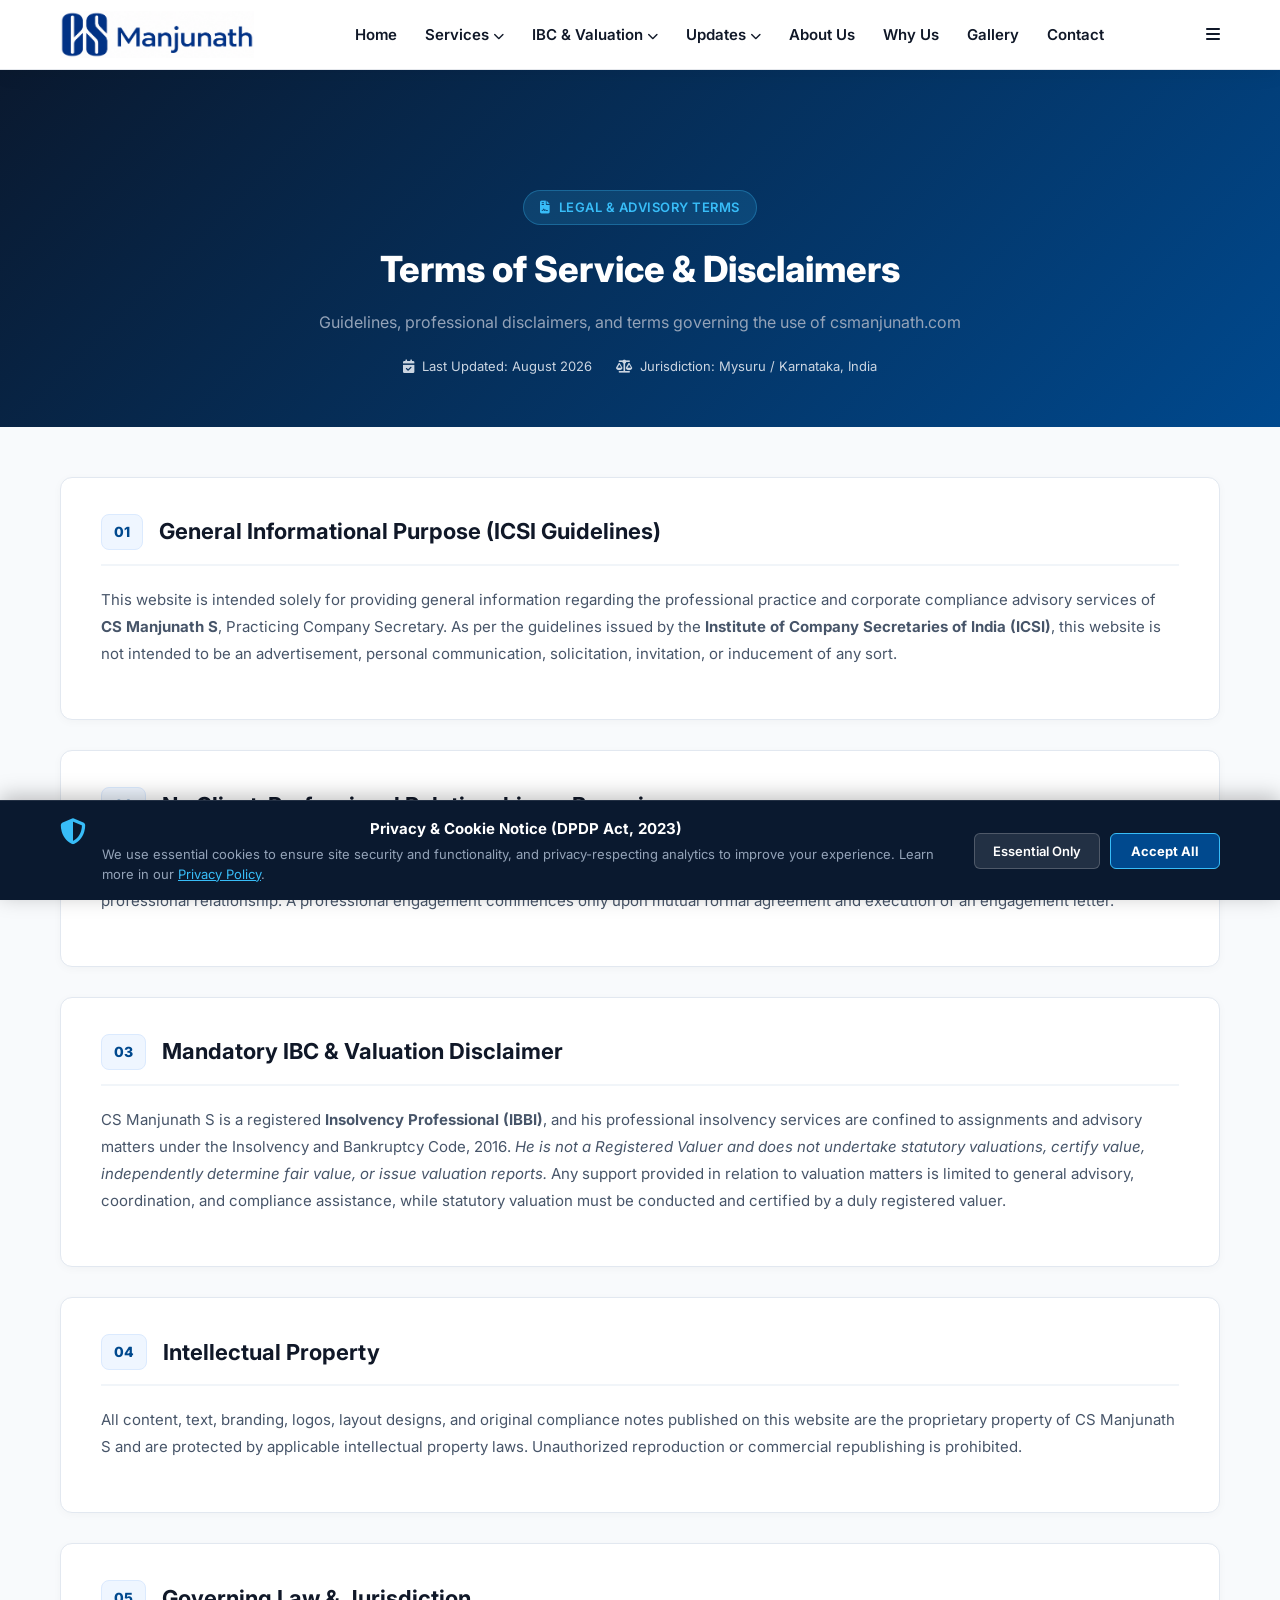
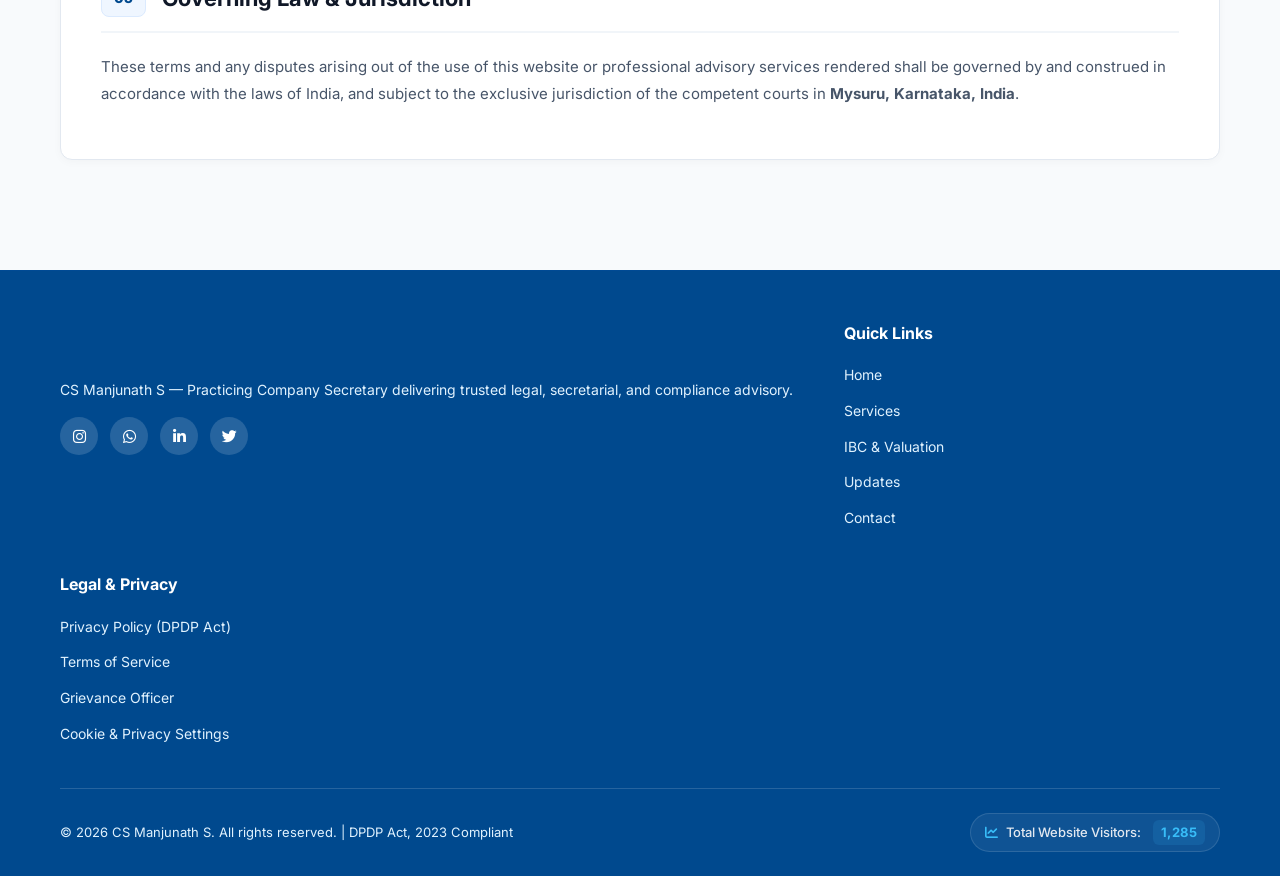
<file: terms.html>
<!DOCTYPE html>
<html lang="en">
<head>
    <meta charset="UTF-8">
    <meta name="google-site-verification" content="hs1H9iYEh0L45tW0rpivCThTVf-tTQm9_wC4RE9LnFQ">
    <meta name="viewport" content="width=device-width, initial-scale=1.0">
    <title>Terms of Service & Professional Disclaimers | CS Manjunath S</title>
    <!-- Primary SEO Meta Tags -->
    <meta name="description" content="Terms of Service and Professional Advisory Disclaimers for the website of CS Manjunath S, Practicing Company Secretary, Mysuru.">
    <meta name="keywords" content="terms of service, legal disclaimers, company secretary, CS Manjunath S, IBC disclaimer, Mysore, Karnataka">
    <meta name="author" content="CS Manjunath S">
    <meta name="robots" content="index, follow">
    <link rel="canonical" href="https://csmanjunath.com/terms.html">

    <!-- Open Graph / Facebook -->
    <meta property="og:type" content="website">
    <meta property="og:url" content="https://csmanjunath.com/terms.html">
    <meta property="og:title" content="Terms of Service | CS Manjunath S">
    <meta property="og:description" content="Terms of website usage and professional service disclaimers for CS Manjunath S.">
    <meta property="og:image" content="https://csmanjunath.com/cs_manjunath_profile.jpg">
    <meta property="og:site_name" content="CS Manjunath S | Company Secretary Mysuru">

    <!-- Google tag (gtag.js) -->
    <script async src="https://www.googletagmanager.com/gtag/js?id=G-2ZXNT6Z7KW"></script>
    <script>
      window.dataLayer = window.dataLayer || [];
      function gtag(){dataLayer.push(arguments);}
      gtag('js', new Date());
      gtag('consent', 'default', {
        'analytics_storage': 'denied',
        'ad_storage': 'denied'
      });
      gtag('config', 'G-2ZXNT6Z7KW');
    </script>

    <!-- Font Awesome Icons -->
    <link rel="stylesheet" href="https://cdnjs.cloudflare.com/ajax/libs/font-awesome/6.4.0/css/all.min.css">
    <!-- Google Fonts (Inter) -->
    <link href="https://fonts.googleapis.com/css2?family=Inter:wght@400;500;600;700;800&display=swap" rel="stylesheet">
    <link rel="stylesheet" href="style.css">
</head>
<body id="top-anchor">
    <h1 class="seo-h1-hidden">Terms of Service & Professional Disclaimers | CS Manjunath S</h1>

    <!-- Header Navigation -->
    <header>
        <div class="container nav-wrapper">
            <div class="logo" id="logoHomeBtn">
                <a href="index.html" id="logoLink">
                    <img src="cs_manjunath_logo.png" alt="CS Manjunath Logo" class="brand-logo-img">
                </a>
            </div>
            <ul class="nav-links" id="navLinks">
                <li><a href="index.html">Home</a></li>
                <li class="nav-dropdown">
                    <a href="services.html">Services <i class="fa-solid fa-chevron-down dropdown-arrow"></i></a>
                    <ul class="dropdown-menu">
                        <li class="has-nested">
                            <a href="services.html?part=part1" class="nested-toggle">Part 1: Start-ups & Incorporation <i class="fa-solid fa-chevron-right nested-arrow"></i></a>
                            <ul class="nested-sub-menu">
                                <li><a href="services.html?part=part1&service=sole-proprietorship">Sole Proprietorship</a></li>
                                <li><a href="services.html?part=part1&service=partnership-firm">Partnership Firm</a></li>
                                <li><a href="services.html?part=part1&service=limited-liability-partnership">Limited Liability Partnership (LLP)</a></li>
                                <li><a href="services.html?part=part1&service=one-person-company">One Person Company (OPC)</a></li>
                                <li><a href="services.html?part=part1&service=private-limited-company">Private Limited Company</a></li>
                                <li><a href="services.html?part=part1&service=public-limited-company">Public Limited Company</a></li>
                                <li><a href="services.html?part=part1&service=section-8-company">Section 8 (NGO / Non-Profit)</a></li>
                                <li><a href="services.html?part=part1&service=producer-company">Producer Company</a></li>
                            </ul>
                        </li>
                        <li class="has-nested">
                            <a href="services.html?part=part2" class="nested-toggle">Part 2: Business Conversion <i class="fa-solid fa-chevron-right nested-arrow"></i></a>
                            <ul class="nested-sub-menu">
                                <li><a href="services.html?part=part2&service=proprietorship-to-pvt-ltd">Proprietorship to Pvt Ltd</a></li>
                                <li><a href="services.html?part=part2&service=partnership-to-llp">Partnership Firm to LLP</a></li>
                                <li><a href="services.html?part=part2&service=pvt-ltd-to-public-ltd">Pvt Ltd to Public Limited</a></li>
                                <li><a href="services.html?part=part2&service=llp-to-pvt-ltd">LLP to Pvt Ltd Company</a></li>
                            </ul>
                        </li>
                        <li class="has-nested">
                            <a href="services.html?part=part3" class="nested-toggle">Part 3: Statutory Registrations <i class="fa-solid fa-chevron-right nested-arrow"></i></a>
                            <ul class="nested-sub-menu">
                                <li><a href="services.html?part=part3&service=trademark-ip-filings">Trademark & IP Filings</a></li>
                                <li><a href="services.html?part=part3&service=msme-udyam-registration">MSME / Udyam Registration</a></li>
                                <li><a href="services.html?part=part3&service=import-export-code">Import Export Code (IEC)</a></li>
                                <li><a href="services.html?part=part3&service=fssai-state-central">FSSAI State & Central License</a></li>
                                <li><a href="services.html?part=part3&service=gst-pan-tan-services">GST, PAN & TAN Services</a></li>
                            </ul>
                        </li>
                        <li class="has-nested">
                            <a href="services.html?part=part4" class="nested-toggle">Part 4: Corporate & Advisory <i class="fa-solid fa-chevron-right nested-arrow"></i></a>
                            <ul class="nested-sub-menu">
                                <li><a href="services.html?part=part4&service=secretarial-audit">Secretarial Audit (Sec 204)</a></li>
                                <li><a href="services.html?part=part4&service=due-diligence-reports">Due Diligence Reports</a></li>
                                <li><a href="services.html?part=part4&service=fema-rbi-compliance">FEMA & RBI Compliance</a></li>
                                <li><a href="services.html?part=part4&service=sebi-listing-regulations">SEBI Listing Regulations (LODR)</a></li>
                                <li><a href="services.html?part=part4&service=corporate-governance">Corporate Governance Advisory</a></li>
                            </ul>
                        </li>
                        <li class="has-nested">
                            <a href="services.html?part=part5" class="nested-toggle">Part 5: MCA & Event Services <i class="fa-solid fa-chevron-right nested-arrow"></i></a>
                            <ul class="nested-sub-menu">
                                <li><a href="services.html?part=part5&service=director-changes-din">Director Changes & DIN Services</a></li>
                                <li><a href="services.html?part=part5&service=registered-office-change">Registered Office Change</a></li>
                                <li><a href="services.html?part=part5&service=capital-increase-alteration">Capital Increase & Alteration</a></li>
                                <li><a href="services.html?part=part5&service=annual-roc-filings">Annual ROC Filings</a></li>
                                <li><a href="services.html?part=part5&service=company-strike-off-closure">Company Strike Off & Closure</a></li>
                            </ul>
                        </li>
                    </ul>
                </li>
                <li class="nav-dropdown">
                    <a href="ibc-valuation.html">IBC & Valuation <i class="fa-solid fa-chevron-down dropdown-arrow"></i></a>
                    <ul class="dropdown-menu">
                        <li><a href="ibc-valuation.html#cirp-advisory"><i class="fa-solid fa-scale-balanced nav-sub-icon"></i> CIRP Advisory</a></li>
                        <li><a href="ibc-valuation.html#liquidation"><i class="fa-solid fa-gavel nav-sub-icon"></i> Liquidation Advisory</a></li>
                        <li><a href="ibc-valuation.html#voluntary-liquidation"><i class="fa-solid fa-door-open nav-sub-icon"></i> Voluntary Liquidation</a></li>
                        <li><a href="ibc-valuation.html#msme-insolvency"><i class="fa-solid fa-building-shield nav-sub-icon"></i> MSME Insolvency</a></li>
                        <li><a href="ibc-valuation.html#valuation-services"><i class="fa-solid fa-chart-line nav-sub-icon"></i> Valuation Advisory</a></li>
                    </ul>
                </li>
                <li class="nav-dropdown">
                    <a href="updates.html">Updates <i class="fa-solid fa-chevron-down dropdown-arrow"></i></a>
                    <ul class="dropdown-menu">
                        <li><a href="updates.html#mca-updates"><i class="fa-solid fa-landmark nav-sub-icon"></i> MCA Notifications</a></li>
                        <li><a href="updates.html#sebi-updates"><i class="fa-solid fa-chart-pie nav-sub-icon"></i> SEBI Updates</a></li>
                        <li><a href="updates.html#rbi-fema"><i class="fa-solid fa-building-columns nav-sub-icon"></i> RBI & FEMA</a></li>
                        <li><a href="updates.html#compliance-calendar"><i class="fa-solid fa-calendar-days nav-sub-icon"></i> Compliance Calendar</a></li>
                    </ul>
                </li>
                <li><a href="index.html#about">About Us</a></li>
                <li><a href="index.html#why-us">Why Us</a></li>
                <li><a href="index.html#gallery">Gallery</a></li>
                <li><a href="index.html#contact">Contact</a></li>
            </ul>
            <div class="mobile-menu-btn" id="menuToggle">
                <i class="fa-solid fa-bars"></i>
            </div>
        </div>
    </header>

    <!-- Header Banner -->
    <section class="policy-header-section">
        <div class="container">
            <div class="policy-badge"><i class="fa-solid fa-file-contract"></i> Legal & Advisory Terms</div>
            <h2>Terms of Service & Disclaimers</h2>
            <p class="policy-subtitle">Guidelines, professional disclaimers, and terms governing the use of csmanjunath.com</p>
            <div class="policy-meta">
                <span><i class="fa-solid fa-calendar-check"></i> Last Updated: August 2026</span>
                <span><i class="fa-solid fa-scale-balanced"></i> Jurisdiction: Mysuru / Karnataka, India</span>
            </div>
        </div>
    </section>

    <!-- Main Content -->
    <main class="policy-main-content">
        <div class="container">
            <div class="policy-card">
                <div class="policy-card-header">
                    <span class="sec-num">01</span>
                    <h3>General Informational Purpose (ICSI Guidelines)</h3>
                </div>
                <p>This website is intended solely for providing general information regarding the professional practice and corporate compliance advisory services of <strong>CS Manjunath S</strong>, Practicing Company Secretary. As per the guidelines issued by the <strong>Institute of Company Secretaries of India (ICSI)</strong>, this website is not intended to be an advertisement, personal communication, solicitation, invitation, or inducement of any sort.</p>
            </div>

            <div class="policy-card">
                <div class="policy-card-header">
                    <span class="sec-num">02</span>
                    <h3>No Client-Professional Relationship on Browsing</h3>
                </div>
                <p>Viewing this website or transmitting an enquiry via the WhatsApp modal or email does not automatically constitute or create a formal client-professional relationship. A professional engagement commences only upon mutual formal agreement and execution of an engagement letter.</p>
            </div>

            <div class="policy-card">
                <div class="policy-card-header">
                    <span class="sec-num">03</span>
                    <h3>Mandatory IBC & Valuation Disclaimer</h3>
                </div>
                <p>CS Manjunath S is a registered <strong>Insolvency Professional (IBBI)</strong>, and his professional insolvency services are confined to assignments and advisory matters under the Insolvency and Bankruptcy Code, 2016. <em>He is not a Registered Valuer and does not undertake statutory valuations, certify value, independently determine fair value, or issue valuation reports.</em> Any support provided in relation to valuation matters is limited to general advisory, coordination, and compliance assistance, while statutory valuation must be conducted and certified by a duly registered valuer.</p>
            </div>

            <div class="policy-card">
                <div class="policy-card-header">
                    <span class="sec-num">04</span>
                    <h3>Intellectual Property</h3>
                </div>
                <p>All content, text, branding, logos, layout designs, and original compliance notes published on this website are the proprietary property of CS Manjunath S and are protected by applicable intellectual property laws. Unauthorized reproduction or commercial republishing is prohibited.</p>
            </div>

            <div class="policy-card">
                <div class="policy-card-header">
                    <span class="sec-num">05</span>
                    <h3>Governing Law & Jurisdiction</h3>
                </div>
                <p>These terms and any disputes arising out of the use of this website or professional advisory services rendered shall be governed by and construed in accordance with the laws of India, and subject to the exclusive jurisdiction of the competent courts in <strong>Mysuru, Karnataka, India</strong>.</p>
            </div>
        </div>
    </main>

    <!-- Footer -->
    <footer>
        <div class="container">
            <div class="footer-grid">
                <div class="footer-brand">
                    <img src="cs_manjunath_logo_white.png" alt="CS Manjunath Logo" class="footer-logo-img">
                    <p style="margin-top: 14px;">CS Manjunath S — Practicing Company Secretary delivering trusted legal, secretarial, and compliance advisory.</p>
                    <div class="social-links">
                        <a href="https://www.instagram.com/manjuacs33?igsh=MTY2Y3MxbTcycDkwYg==" target="_blank" class="social-icon" title="Instagram"><i class="fa-brands fa-instagram"></i></a>
                        <a href="https://wa.me/919964307595" target="_blank" class="social-icon"><i class="fa-brands fa-whatsapp"></i></a>
                        <a href="#" class="social-icon"><i class="fa-brands fa-linkedin-in"></i></a>
                        <a href="#" class="social-icon"><i class="fa-brands fa-twitter"></i></a>
                    </div>
                </div>

                <div>
                    <h4 style="margin-bottom: 16px; font-size: 16px; text-align: left; color: white;">Quick Links</h4>
                    <ul class="footer-links">
                        <li><a href="index.html">Home</a></li>
                        <li><a href="services.html">Services</a></li>
                        <li><a href="ibc-valuation.html">IBC & Valuation</a></li>
                        <li><a href="updates.html">Updates</a></li>
                        <li><a href="index.html#contact">Contact</a></li>
                    </ul>
                </div>

                <div>
                    <h4 style="margin-bottom: 16px; font-size: 16px; text-align: left; color: white;">Legal & Privacy</h4>
                    <ul class="footer-links">
                        <li><a href="privacy-policy.html">Privacy Policy (DPDP Act)</a></li>
                        <li><a href="terms.html">Terms of Service</a></li>
                        <li><a href="privacy-policy.html#grievance-officer">Grievance Officer</a></li>
                        <li><a href="javascript:void(0)" onclick="openCookieModal()">Cookie & Privacy Settings</a></li>
                    </ul>
                </div>
            </div>

            <div class="footer-bottom">
                <div>&copy; 2026 CS Manjunath S. All rights reserved. | DPDP Act, 2023 Compliant</div>
                <div class="visitor-counter-wrapper">
                    <span class="visitor-counter-badge">
                        <i class="fa-solid fa-chart-line"></i> Total Website Visitors: <span class="visitor-count-number" id="visitorCountNum">1,285</span>
                    </span>
                </div>
            </div>
        </div>
    </footer>

    <!-- DPDP Cookie Consent Banner -->
    <div id="dpdpCookieBanner" class="dpdp-cookie-banner" style="display: none;">
        <div class="container dpdp-banner-inner">
            <div class="dpdp-banner-text">
                <i class="fa-solid fa-shield-halved dpdp-banner-icon"></i>
                <div>
                    <h4>Privacy & Cookie Notice (DPDP Act, 2023)</h4>
                    <p>We use essential cookies to ensure site security and functionality, and privacy-respecting analytics to improve your experience. Learn more in our <a href="privacy-policy.html">Privacy Policy</a>.</p>
                </div>
            </div>
            <div class="dpdp-banner-actions">
                <button class="btn dpdp-btn-essential" onclick="rejectOptionalCookies()">Essential Only</button>
                <button class="btn dpdp-btn-accept" onclick="acceptAllCookies()">Accept All</button>
            </div>
        </div>
    </div>

    <!-- Cookie & Privacy Settings Modal -->
    <div id="cookieSettingsModal" class="modal-overlay">
        <div class="modal-card cookie-settings-card">
            <button class="modal-close-btn" onclick="closeCookieModal()">&times;</button>
            <div class="modal-header">
                <i class="fa-solid fa-sliders modal-wa-icon" style="color: var(--blue-primary);"></i>
                <h3>Cookie & Privacy Preferences</h3>
                <p>Manage your consent settings as per the Digital Personal Data Protection Act, 2023</p>
            </div>
            <div class="cookie-options-list">
                <div class="cookie-option-item">
                    <div class="cookie-option-info">
                        <strong>1. Strictly Necessary Cookies & Storage</strong>
                        <p>Essential for basic website navigation, security, and storing your consent preferences. Cannot be turned off.</p>
                    </div>
                    <div class="cookie-toggle">
                        <span class="badge-always-active">Always Active</span>
                    </div>
                </div>
                <div class="cookie-option-item">
                    <div class="cookie-option-info">
                        <strong>2. Anonymous Analytics Cookies (Google Analytics 4)</strong>
                        <p>Helps us understand website performance, visitor volume, and popular services without identifying you individually.</p>
                    </div>
                    <div class="cookie-toggle">
                        <label class="switch">
                            <input type="checkbox" id="analyticsToggle">
                            <span class="slider round"></span>
                        </label>
                    </div>
                </div>
            </div>
            <div class="cookie-modal-actions">
                <button class="btn btn-secondary" onclick="closeCookieModal()">Cancel</button>
                <button class="btn btn-primary" onclick="saveCustomCookiePreferences()">Save Preferences</button>
            </div>
        </div>
    </div>

    <script src="script.js"></script>
</body>
</html>
</file>
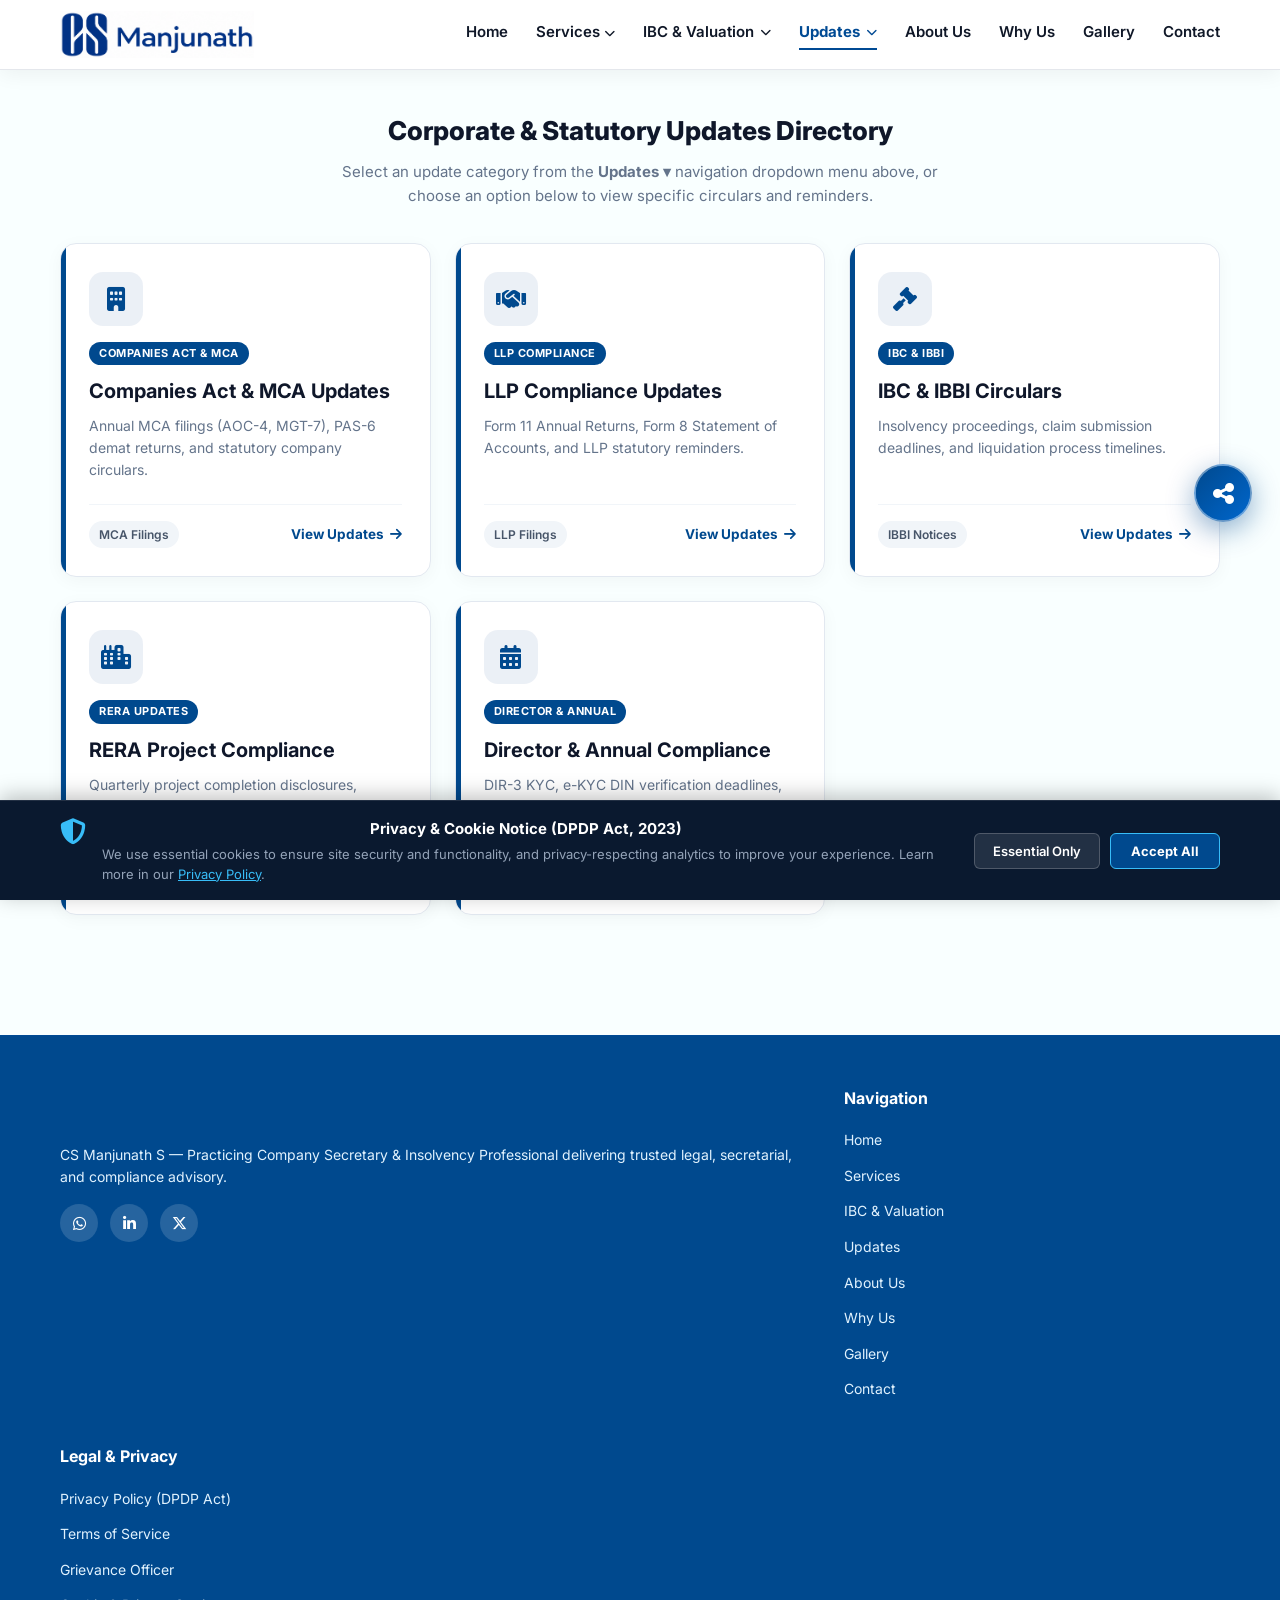
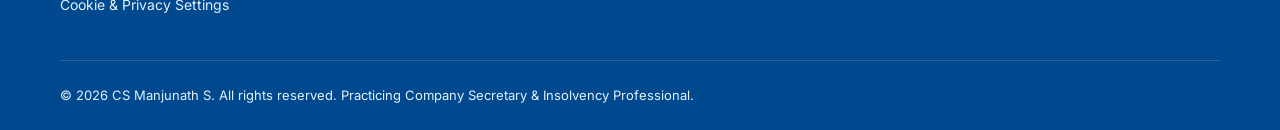
<file: updates.html>
<!DOCTYPE html>
<html lang="en">
<head>
    <!-- Google tag (gtag.js) -->
    <script async src="https://www.googletagmanager.com/gtag/js?id=G-2ZXNT6Z7KW"></script>
    <script>
      window.dataLayer = window.dataLayer || [];
      function gtag(){dataLayer.push(arguments);}
      gtag("js", new Date());
      // Default DPDP Consent: Denied until user affirmatively accepts
      gtag("consent", "default", {
        "analytics_storage": "denied",
        "ad_storage": "denied"
      });
      gtag("config", "G-2ZXNT6Z7KW");
    </script>
    <meta charset="UTF-8">
    <meta name="google-site-verification" content="hs1H9iYEh0L45tW0rpivCThTVf-tTQm9_wC4RE9LnFQ">
    <meta name="viewport" content="width=device-width, initial-scale=1.0">
        <!-- Primary SEO Meta Tags -->
    <meta name="description" content="Stay updated with the latest MCA circulars, SEBI regulations, RBI guidelines, Companies Act amendments & GST compliance news in Karnataka. Regular insights from CS Manjunath S, Practicing Company Secretary in Mysuru.">
    <meta name="keywords" content="MCA updates Mysuru, regulatory compliance news Karnataka, Companies Act amendments Mysore, SEBI updates Karnataka, RBI guidelines Mysuru, corporate law news Karnataka, compliance calendar Mysore, CS Manjunath updates, business law news Mysuru">
    <meta name="author" content="CS Manjunath S">
    <meta name="robots" content="index, follow, max-snippet:-1, max-image-preview:large, max-video-preview:-1">
    <meta name="geo.region" content="IN-KA">
    <meta name="geo.placename" content="Mysuru, Karnataka, India">
    <meta name="language" content="English">

    <!-- Canonical URL -->
    <link rel="canonical" href="https://www.csmanjunath.com/updates.html">

    <!-- Open Graph / Facebook / WhatsApp / LinkedIn -->
    <meta property="og:type" content="website">
    <meta property="og:url" content="https://www.csmanjunath.com/updates.html">
    <meta property="og:title" content="Corporate & Regulatory Updates | CS Manjunath S – Mysuru">
    <meta property="og:description" content="Latest MCA, SEBI, RBI and Companies Act regulatory updates and compliance news from CS Manjunath S, Practicing Company Secretary in Mysuru, Karnataka.">
    <meta property="og:image" content="https://www.csmanjunath.com/cs_manjunath_profile.jpg">
    <meta property="og:image:width" content="800">
    <meta property="og:image:height" content="1000">
    <meta property="og:site_name" content="CS Manjunath S | Company Secretary Mysuru">
    <meta property="og:locale" content="en_IN">

    <!-- Twitter Card -->
    <meta name="twitter:card" content="summary_large_image">
    <meta name="twitter:title" content="Corporate & Regulatory Updates | CS Manjunath S – Mysuru">
    <meta name="twitter:description" content="Latest MCA, SEBI, RBI and Companies Act regulatory updates and compliance news from CS Manjunath S, Practicing Company Secretary in Mysuru, Karnataka.">
    <meta name="twitter:image" content="https://www.csmanjunath.com/cs_manjunath_profile.jpg">
    
    <!-- BreadcrumbList Schema -->
    <script type="application/ld+json">
    {
      "@context": "https://schema.org",
      "@type": "BreadcrumbList",
      "itemListElement": [
        { "@type": "ListItem", "position": 1, "name": "Home", "item": "https://www.csmanjunath.com/" },
        { "@type": "ListItem", "position": 2, "name": "Updates", "item": "https://www.csmanjunath.com/updates.html" }
      ]
    }
    </script>
    <title>Corporate & Regulatory Updates | MCA, SEBI, RBI Compliance News – CS Manjunath S Mysuru</title>
    <!-- Font Awesome Icons -->
    <link rel="stylesheet" href="https://cdnjs.cloudflare.com/ajax/libs/font-awesome/6.4.0/css/all.min.css">
    <!-- Google Fonts (Inter) -->
    <link href="https://fonts.googleapis.com/css2?family=Inter:wght@400;500;600;700;800&display=swap" rel="stylesheet">
    <!-- External CSS -->
    <link rel="stylesheet" href="style.css">
</head>
<body id="top-anchor">
    <h1 class="seo-h1-hidden">Latest Corporate & Regulatory Updates for Karnataka Businesses</h1>

    <!-- Header Navigation -->
    <header>
        <div class="container nav-wrapper">
            <div class="logo" id="logoHomeBtn">
                <a href="index.html" id="logoLink">
                    <img src="cs_manjunath_logo.png" alt="CS Manjunath Logo" class="brand-logo-img">
                </a>
            </div>
            <ul class="nav-links" id="navLinks">
                <li><a href="index.html" class="">Home</a></li>
                <li class="nav-dropdown">
                    <a href="services.html" >Services <i class="fa-solid fa-chevron-down dropdown-arrow"></i></a>
                    <ul class="dropdown-menu">
                        <li class="has-nested">
                            <a href="services.html?part=part-1"><i class="fa-solid fa-rocket"></i> Part 1 - Start-ups and Incorporation <i class="fa-solid fa-chevron-right nested-arrow"></i></a>
                            <ul class="nested-sub-menu">
    <li><a href="services.html?part=part-1&service=sole-proprietorship">Sole Proprietorship</a></li>
    <li><a href="services.html?part=part-1&service=partnership-firm">Partnership Firm</a></li>
    <li><a href="services.html?part=part-1&service=limited-liability-partnership-llp">Limited Liability Partnership (LLP)</a></li>
    <li><a href="services.html?part=part-1&service=private-limited-company">Private Limited Company</a></li>
    <li><a href="services.html?part=part-1&service=public-limited-company">Public Limited Company</a></li>
    <li><a href="services.html?part=part-1&service=one-person-company-opc">One Person Company (OPC)</a></li>
    <li><a href="services.html?part=part-1&service=section-8-company-ngo">Section 8 Company (NGO)</a></li>
    <li><a href="services.html?part=part-1&service=trust">Trust</a></li>
    <li><a href="services.html?part=part-1&service=producer-company">PRODUCER COMPANY</a></li>
    <li><a href="services.html?part=part-1&service=indian-subsidiary-company">INDIAN SUBSIDIARY COMPANY</a></li>
</ul>

                        </li>
                        <li class="has-nested">
                            <a href="services.html?part=part-2"><i class="fa-solid fa-arrows-rotate"></i> Part 2 - Business Conversion <i class="fa-solid fa-chevron-right nested-arrow"></i></a>
                            <ul class="nested-sub-menu">
    <li><a href="services.html?part=part-2&service=proprietorship-to-opc-one-person-company">Proprietorship to OPC (One Person Company)</a></li>
    <li><a href="services.html?part=part-2&service=partnership-firm-to-llp">Partnership Firm to LLP</a></li>
    <li><a href="services.html?part=part-2&service=partnership-firm-to-private-limited-company">Partnership Firm to Private Limited Company</a></li>
    <li><a href="services.html?part=part-2&service=llp-to-private-limited-company">LLP to Private Limited Company</a></li>
    <li><a href="services.html?part=part-2&service=private-limited-company-to-public-limited-company">Private Limited Company to Public Limited Company</a></li>
</ul>

                        </li>
                        <li class="has-nested">
                            <a href="services.html?part=part-3"><i class="fa-solid fa-id-card"></i> Part 3 - Registrations <i class="fa-solid fa-chevron-right nested-arrow"></i></a>
                            <ul class="nested-sub-menu">
    <li><a href="services.html?part=part-3&service=gst-registration-including-amendments-lut">GST Registration (Including Amendments & LUT)</a></li>
    <li><a href="services.html?part=part-3&service=iec-code-import-export-code">IEC Code (Import Export Code)</a></li>
    <li><a href="services.html?part=part-3&service=trademark-registration">Trademark Registration</a></li>
    <li><a href="services.html?part=part-3&service=esi-registration">ESI Registration</a></li>
    <li><a href="services.html?part=part-3&service=pf-registration">PF Registration</a></li>
    <li><a href="services.html?part=part-3&service=professional-tax-registration">Professional Tax Registration</a></li>
    <li><a href="services.html?part=part-3&service=12a-registration">12A Registration</a></li>
    <li><a href="services.html?part=part-3&service=80g-registration">80G Registration</a></li>
    <li><a href="services.html?part=part-3&service=ngo-darpan-registration">NGO Darpan Registration</a></li>
    <li><a href="services.html?part=part-3&service=shops-establishment-registration">Shops & Establishment Registration</a></li>
    <li><a href="services.html?part=part-3&service=udyam-registration-msme">Udyam Registration (MSME)</a></li>
    <li><a href="services.html?part=part-3&service=trade-license">Trade License</a></li>
    <li><a href="services.html?part=part-3&service=legal-entity-identifier-lei">Legal Entity Identifier (LEI)</a></li>
    <li><a href="services.html?part=part-3&service=iso-registration">ISO Registration</a></li>
</ul>

                        </li>
                        <li class="has-nested">
                            <a href="services.html?part=part-4"><i class="fa-solid fa-briefcase"></i> Part 4 - Corporate Advisory Services <i class="fa-solid fa-chevron-right nested-arrow"></i></a>
                            <ul class="nested-sub-menu">
    <li><a href="services.html?part=part-4&service=secretarial-audit-legal-due-diligence">Secretarial Audit & Legal Due Diligence</a></li>
    <li><a href="services.html?part=part-4&service=board-general-meeting-advisory">Board & General Meeting Advisory</a></li>
    <li><a href="services.html?part=part-4&service=corporate-governance-policy-drafting">Corporate Governance & Policy Drafting</a></li>
    <li><a href="services.html?part=part-4&service=fema-rbi-compliance">FEMA & RBI Compliance</a></li>
</ul>

                        </li>
                        <li class="has-nested">
                            <a href="services.html?part=part-5"><i class="fa-solid fa-calendar-check"></i> Part 5 - MCA Event-Based Services <i class="fa-solid fa-chevron-right nested-arrow"></i></a>
                            <ul class="nested-sub-menu">
    <li><a href="services.html?part=part-5&service=appointment-of-director">Appointment of Director</a></li>
    <li><a href="services.html?part=part-5&service=removal-of-director">Removal of Director</a></li>
    <li><a href="services.html?part=part-5&service=auditor-appointment">Auditor Appointment</a></li>
    <li><a href="services.html?part=part-5&service=auditor-removal">Auditor Removal</a></li>
    <li><a href="services.html?part=part-5&service=annual-filing-aoc-4-mgt-7-mgt-7a">Annual Filing – AOC-4, MGT-7 & MGT-7A</a></li>
    <li><a href="services.html?part=part-5&service=increase-in-authorised-capital">Increase in Authorised Capital</a></li>
    <li><a href="services.html?part=part-5&service=dpt-3-filing">DPT-3 Filing</a></li>
    <li><a href="services.html?part=part-5&service=llp-form-11-llp-form-8">LLP Form 11 & LLP Form 8</a></li>
    <li><a href="services.html?part=part-5&service=dormant-status">Dormant Status</a></li>
    <li><a href="services.html?part=part-5&service=share-transfer-transmission">Share Transfer & Transmission</a></li>
    <li><a href="services.html?part=part-5&service=dematerialisation-demat-of-shares">Dematerialisation (Demat) of Shares</a></li>
    <li><a href="services.html?part=part-5&service=name-change-of-company">Name Change of Company</a></li>
    <li><a href="services.html?part=part-5&service=registered-office-change">Registered Office Change</a></li>
    <li><a href="services.html?part=part-5&service=din-dir-3-kyc-e-kyc">DIN & DIR-3 KYC / e-KYC</a></li>
</ul>

                        </li>
                    </ul>
                </li>
                <li class="nav-dropdown">
                    <a href="ibc-valuation.html" class="dropdown-toggle">IBC & Valuation <i class="fa-solid fa-chevron-down dropdown-arrow"></i></a>
                    <ul class="dropdown-menu">
                        <li><a href="ibc-valuation.html?sec=voluntary-liquidation"><i class="fa-solid fa-handshake-slash"></i> Voluntary Liquidation</a></li>
                        <li><a href="ibc-valuation.html?sec=distressed-companies"><i class="fa-solid fa-triangle-exclamation"></i> Financially Distressed Companies</a></li>
                        <li><a href="ibc-valuation.html?sec=creditor-claims"><i class="fa-solid fa-file-invoice-dollar"></i> Creditor Claims & Debt Matters</a></li>
                        <li><a href="ibc-valuation.html?sec=cirp-process"><i class="fa-solid fa-diagram-project"></i> CIRP Process & Timeline</a></li>
                        <li><a href="ibc-valuation.html?sec=valuation-info"><i class="fa-solid fa-chart-line"></i> Valuation Information</a></li>
                    </ul>
                </li>
                <li class="nav-dropdown">
                    <a href="updates.html" class="dropdown-toggle active-nav">Updates <i class="fa-solid fa-chevron-down dropdown-arrow"></i></a>
                    <ul class="dropdown-menu">
                        <li><a href="updates.html?cat=mca"><i class="fa-solid fa-building"></i> Companies Act & MCA Updates</a></li>
                        <li><a href="updates.html?cat=llp"><i class="fa-solid fa-handshake"></i> LLP Compliance Updates</a></li>
                        <li><a href="updates.html?cat=ibc"><i class="fa-solid fa-gavel"></i> IBC & IBBI Circulars</a></li>
                        <li><a href="updates.html?cat=rera"><i class="fa-solid fa-city"></i> RERA Updates</a></li>
                        <li><a href="updates.html?cat=annual"><i class="fa-solid fa-calendar-days"></i> Director & Annual Compliance</a></li>
                    </ul>
                </li>
                <li><a href="index.html#about">About Us</a></li>
                <li><a href="index.html#why-us">Why Us</a></li>
                <li><a href="index.html#gallery">Gallery</a></li>
                <li><a href="index.html#contact">Contact</a></li>
            </ul>
            <div class="menu-toggle" id="menuToggle">
                <i class="fa-solid fa-bars"></i>
            </div>
        </div>
    </header>

    <!-- Main Content Container (No Hero Banner) -->
    <main class="container services-main-container" style="padding-top: 40px;">

        <!-- Initial Updates Topic Landing View -->
        <section class="initial-categories-view" id="initialUpdatesView">
            <div class="category-selection-header">
                <h2>Corporate & Statutory Updates Directory</h2>
                <p>Select an update category from the <strong>Updates ▾</strong> navigation dropdown menu above, or choose an option below to view specific circulars and reminders.</p>
            </div>

            <div class="category-cards-grid">
                <div class="category-select-card" data-target-update="mca">
                    <div class="cat-card-icon"><i class="fa-solid fa-building"></i></div>
                    <span class="cat-card-badge">Companies Act & MCA</span>
                    <h3>Companies Act & MCA Updates</h3>
                    <p>Annual MCA filings (AOC-4, MGT-7), PAS-6 demat returns, and statutory company circulars.</p>
                    <div class="cat-card-action">
                        <span class="cat-count-pill">MCA Filings</span>
                        <span class="cat-view-btn">View Updates <i class="fa-solid fa-arrow-right"></i></span>
                    </div>
                </div>

                <div class="category-select-card" data-target-update="llp">
                    <div class="cat-card-icon"><i class="fa-solid fa-handshake"></i></div>
                    <span class="cat-card-badge">LLP Compliance</span>
                    <h3>LLP Compliance Updates</h3>
                    <p>Form 11 Annual Returns, Form 8 Statement of Accounts, and LLP statutory reminders.</p>
                    <div class="cat-card-action">
                        <span class="cat-count-pill">LLP Filings</span>
                        <span class="cat-view-btn">View Updates <i class="fa-solid fa-arrow-right"></i></span>
                    </div>
                </div>

                <div class="category-select-card" data-target-update="ibc">
                    <div class="cat-card-icon"><i class="fa-solid fa-gavel"></i></div>
                    <span class="cat-card-badge">IBC & IBBI</span>
                    <h3>IBC & IBBI Circulars</h3>
                    <p>Insolvency proceedings, claim submission deadlines, and liquidation process timelines.</p>
                    <div class="cat-card-action">
                        <span class="cat-count-pill">IBBI Notices</span>
                        <span class="cat-view-btn">View Updates <i class="fa-solid fa-arrow-right"></i></span>
                    </div>
                </div>

                <div class="category-select-card" data-target-update="rera">
                    <div class="cat-card-icon"><i class="fa-solid fa-city"></i></div>
                    <span class="cat-card-badge">RERA Updates</span>
                    <h3>RERA Project Compliance</h3>
                    <p>Quarterly project completion disclosures, financial disclosures, and promoter filings.</p>
                    <div class="cat-card-action">
                        <span class="cat-count-pill">RERA Returns</span>
                        <span class="cat-view-btn">View Updates <i class="fa-solid fa-arrow-right"></i></span>
                    </div>
                </div>

                <div class="category-select-card" data-target-update="annual">
                    <div class="cat-card-icon"><i class="fa-solid fa-calendar-days"></i></div>
                    <span class="cat-card-badge">Director & Annual</span>
                    <h3>Director & Annual Compliance</h3>
                    <p>DIR-3 KYC, e-KYC DIN verification deadlines, and annual compliance reminders.</p>
                    <div class="cat-card-action">
                        <span class="cat-count-pill">KYC & Dates</span>
                        <span class="cat-view-btn">View Updates <i class="fa-solid fa-arrow-right"></i></span>
                    </div>
                </div>
            </div>
        </section>

        <!-- Selected Updates Topic Feed Container -->
        <div class="category-services-wrapper" id="updatesWrapper">
            <div class="category-nav-bar-top" id="updatesNavTop" style="display:none; margin-bottom: 24px;">
                <button class="btn btn-outline" id="backToUpdatesCategoriesBtn">
                    <i class="fa-solid fa-arrow-left"></i> View All Update Topics
                </button>
            </div>

            <div class="updates-feed-grid" id="updatesFeed" style="display: none;">

        <article class="update-card" data-category="mca">
            <div class="update-card-header">
                <span class="part-badge-tag">Companies Act & MCA</span>
                <span class="update-date"><i class="fa-regular fa-calendar"></i> July 20, 2026</span>
            </div>
            <h3>Annual MCA Filings Calendar & Compliance Reminders for FY 2025-26</h3>
            <p class="update-summary">Mandatory due dates for filing Financial Statements (AOC-4 / AOC-4 XBRL) and Annual Returns (MGT-7 / MGT-7A) for Private Limited Companies and OPCs.</p>
            
            <div class="update-full-details" id="details-update-1" style="display:none;">
                <hr style="margin: 12px 0; border: 0; border-top: 1px solid #e2e8f0;">
                <p class="update-full-text">The Ministry of Corporate Affairs (MCA) requires all registered companies to file financial statements within 30 days of the AGM and Annual Return within 60 days of the AGM. Ensure timely board meetings, statutory audit report compilation, and Director signatures to avoid additional late filing fees.</p>
            </div>
            
            <div class="update-card-footer">
                <button class="btn btn-outline read-more-update-btn" data-target="details-update-1">
                    <i class="fa-solid fa-book-open"></i> Read More
                </button>
                <a href="https://wa.me/919964307595?text=Hello%20Sir,%20I%20would%20like%20assistance%20regarding%20MCA%20Annual%20Filings%20AOC-4%20and%20MGT-7." target="_blank" class="btn btn-whatsapp">
                    <i class="fa-brands fa-whatsapp"></i> Inquire on WhatsApp
                </a>
            </div>
        </article>

        <article class="update-card" data-category="annual">
            <div class="update-card-header">
                <span class="part-badge-tag">Director & Annual Compliance</span>
                <span class="update-date"><i class="fa-regular fa-calendar"></i> July 15, 2026</span>
            </div>
            <h3>DIR-3 KYC & e-KYC Annual Filing Deadline Notice</h3>
            <p class="update-summary">All Director Identification Number (DIN) holders must complete their annual DIR-3 KYC verification to maintain active DIN status.</p>
            
            <div class="update-full-details" id="details-update-2" style="display:none;">
                <hr style="margin: 12px 0; border: 0; border-top: 1px solid #e2e8f0;">
                <p class="update-full-text">Every individual holding a DIN as on 31st March must submit Form DIR-3 KYC or DIR-3 KYC-WEB annually. Failure to submit within the prescribed timeline leads to DIN deactivation and a mandatory statutory penalty of Rs. 5,000 upon reactivating.</p>
            </div>
            
            <div class="update-card-footer">
                <button class="btn btn-outline read-more-update-btn" data-target="details-update-2">
                    <i class="fa-solid fa-book-open"></i> Read More
                </button>
                <a href="https://wa.me/919964307595?text=Hello%20Sir,%20I%20would%20like%20assistance%20regarding%20DIR-3%20KYC%20filing%20for%20directors." target="_blank" class="btn btn-whatsapp">
                    <i class="fa-brands fa-whatsapp"></i> Inquire on WhatsApp
                </a>
            </div>
        </article>

        <article class="update-card" data-category="mca">
            <div class="update-card-header">
                <span class="part-badge-tag">Companies Act & MCA</span>
                <span class="update-date"><i class="fa-regular fa-calendar"></i> July 10, 2026</span>
            </div>
            <h3>Dematerialisation of Shares & Half-Yearly PAS-6 Compliance for Private Companies</h3>
            <p class="update-summary">Mandatory issuance of securities in dematerialized form and half-yearly reconciliation PAS-6 returns for non-small private companies.</p>
            
            <div class="update-full-details" id="details-update-3" style="display:none;">
                <hr style="margin: 12px 0; border: 0; border-top: 1px solid #e2e8f0;">
                <p class="update-full-text">In accordance with Rule 9B of the Companies (Prospectus and Allotment of Securities) Rules, unlisted private companies (other than small companies) must facilitate dematerialisation of all existing securities and file Form PAS-6 within 60 days from the conclusion of each half-year.</p>
            </div>
            
            <div class="update-card-footer">
                <button class="btn btn-outline read-more-update-btn" data-target="details-update-3">
                    <i class="fa-solid fa-book-open"></i> Read More
                </button>
                <a href="https://wa.me/919964307595?text=Hello%20Sir,%20I%20would%20like%20assistance%20regarding%20Demat%20of%20shares%20and%20PAS-6%20return%20filing." target="_blank" class="btn btn-whatsapp">
                    <i class="fa-brands fa-whatsapp"></i> Inquire on WhatsApp
                </a>
            </div>
        </article>

        <article class="update-card" data-category="ibc">
            <div class="update-card-header">
                <span class="part-badge-tag">IBC & IBBI Circulars</span>
                <span class="update-date"><i class="fa-regular fa-calendar"></i> July 05, 2026</span>
            </div>
            <h3>IBBI Guidelines on Timelines in Liquidation & CIRP Proceedings</h3>
            <p class="update-summary">Recent IBBI circulars specifying revised timelines for claim verification, stakeholder committee meetings, and asset distribution.</p>
            
            <div class="update-full-details" id="details-update-4" style="display:none;">
                <hr style="margin: 12px 0; border: 0; border-top: 1px solid #e2e8f0;">
                <p class="update-full-text">The Insolvency and Bankruptcy Board of India (IBBI) has emphasized strict adherence to process timelines during Corporate Insolvency Resolution Process (CIRP) and Voluntary Liquidation. Financial and operational creditors are advised to submit claims with complete proofs promptly upon public announcement.</p>
            </div>
            
            <div class="update-card-footer">
                <button class="btn btn-outline read-more-update-btn" data-target="details-update-4">
                    <i class="fa-solid fa-book-open"></i> Read More
                </button>
                <a href="https://wa.me/919964307595?text=Hello%20Sir,%20I%20would%20like%20assistance%20regarding%20IBC%20insolvency%20claim%20verification%20and%20CIRP%20timelines." target="_blank" class="btn btn-whatsapp">
                    <i class="fa-brands fa-whatsapp"></i> Inquire on WhatsApp
                </a>
            </div>
        </article>

        <article class="update-card" data-category="llp">
            <div class="update-card-header">
                <span class="part-badge-tag">LLP Compliance Updates</span>
                <span class="update-date"><i class="fa-regular fa-calendar"></i> June 28, 2026</span>
            </div>
            <h3>LLP Form 11 Annual Return & Form 8 Statement of Accounts Reminder</h3>
            <p class="update-summary">Annual statutory compliance requirements for Limited Liability Partnerships (LLPs) registered under the LLP Act, 2008.</p>
            
            <div class="update-full-details" id="details-update-5" style="display:none;">
                <hr style="margin: 12px 0; border: 0; border-top: 1px solid #e2e8f0;">
                <p class="update-full-text">All LLPs registered in India must file Form 11 (Annual Return) by 30th May and Form 8 (Statement of Account & Solvency) by 30th October each financial year. Late filing incurs a daily penalty of Rs. 100 per day till compliance is completed.</p>
            </div>
            
            <div class="update-card-footer">
                <button class="btn btn-outline read-more-update-btn" data-target="details-update-5">
                    <i class="fa-solid fa-book-open"></i> Read More
                </button>
                <a href="https://wa.me/919964307595?text=Hello%20Sir,%20I%20would%20like%20assistance%20regarding%20LLP%20Form%2011%20and%20Form%208%20filings." target="_blank" class="btn btn-whatsapp">
                    <i class="fa-brands fa-whatsapp"></i> Inquire on WhatsApp
                </a>
            </div>
        </article>

        <article class="update-card" data-category="rera">
            <div class="update-card-header">
                <span class="part-badge-tag">RERA Updates</span>
                <span class="update-date"><i class="fa-regular fa-calendar"></i> June 18, 2026</span>
            </div>
            <h3>RERA Quarterly Project Progress & Compliance Return Filings</h3>
            <p class="update-summary">Quarterly disclosures and financial reporting requirements for real estate developers and registered promoter entities.</p>
            
            <div class="update-full-details" id="details-update-6" style="display:none;">
                <hr style="margin: 12px 0; border: 0; border-top: 1px solid #e2e8f0;">
                <p class="update-full-text">Real Estate Regulatory Authority (RERA) regulations require promoters to upload quarterly updates regarding project completion status, sold inventory, bank account disclosures, and engineer/architect/CA certificates on the RERA portal.</p>
            </div>
            
            <div class="update-card-footer">
                <button class="btn btn-outline read-more-update-btn" data-target="details-update-6">
                    <i class="fa-solid fa-book-open"></i> Read More
                </button>
                <a href="https://wa.me/919964307595?text=Hello%20Sir,%20I%20would%20like%20assistance%20regarding%20RERA%20quarterly%20project%20compliance%20filings." target="_blank" class="btn btn-whatsapp">
                    <i class="fa-brands fa-whatsapp"></i> Inquire on WhatsApp
                </a>
            </div>
        </article>

            </div>
        </div>
    </main>

    <!-- Footer -->
    <footer>
        <div class="container">
            <div class="footer-grid">
                <div class="footer-brand">
                    <img src="cs_manjunath_logo_white.png" alt="CS Manjunath Logo" class="footer-logo-img">
                    <p style="margin-top: 14px;">CS Manjunath S — Practicing Company Secretary & Insolvency Professional delivering trusted legal, secretarial, and compliance advisory.</p>
                    <div class="social-links">
                        <a href="https://wa.me/919964307595?text=Hello%20Sir,%20I%20visited%20your%20website%20and%20would%20like%20assistance.%20Kindly%20contact%20me." target="_blank" class="social-icon" title="WhatsApp"><i class="fa-brands fa-whatsapp"></i></a>
                        <a href="#" class="social-icon" title="LinkedIn"><i class="fa-brands fa-linkedin-in"></i></a>
                        <a href="#" class="social-icon" title="Twitter"><i class="fa-brands fa-x-twitter"></i></a>
                    </div>
                </div>

                <div>
                    <h4 style="margin-bottom: 16px; font-size: 16px; text-align: left; color: white;">Navigation</h4>
                    <ul class="footer-links">
                        <li><a href="index.html">Home</a></li>
                        <li><a href="services.html">Services</a></li>
                        <li><a href="ibc-valuation.html">IBC & Valuation</a></li>
                        <li><a href="updates.html">Updates</a></li>
                        <li><a href="index.html#about">About Us</a></li>
                        <li><a href="index.html#why-us">Why Us</a></li>
                <li><a href="index.html#gallery">Gallery</a></li>
                        <li><a href="index.html#contact">Contact</a></li>
                    </ul>
                </div>

                <div>
                    <h4 style="margin-bottom: 16px; font-size: 16px; text-align: left; color: white;">Legal & Privacy</h4>
                    <ul class="footer-links">
                        <li><a href="privacy-policy.html">Privacy Policy (DPDP Act)</a></li>
                        <li><a href="terms.html">Terms of Service</a></li>
                        <li><a href="privacy-policy.html#grievance-officer">Grievance Officer</a></li>
                        <li><a href="javascript:void(0)" onclick="openCookieModal()">Cookie & Privacy Settings</a></li>
                    </ul>
                </div>

            </div>

            <div class="footer-bottom">
                &copy; 2026 CS Manjunath S. All rights reserved. Practicing Company Secretary & Insolvency Professional.
            </div>
        </div>
    </footer>

    <!-- Floating Social Media FAB Popup -->
    <div class="social-fab-container" id="socialFab">
        <div class="social-fab-items" id="socialFabItems">
            <a href="https://wa.me/919964307595?text=Hello%20Sir,%20I%20visited%20your%20website%20and%20would%20like%20assistance.%20Kindly%20contact%20me." target="_blank" class="fab-item fab-whatsapp" title="WhatsApp">
                <i class="fa-brands fa-whatsapp"></i>
            </a>
            <a href="https://www.instagram.com/manjuacs33?igsh=MTY2Y3MxbTcycDkwYg==" target="_blank" class="fab-item fab-instagram" title="Instagram"><i class="fa-brands fa-instagram"></i></a>
            <a href="#" class="fab-item fab-facebook" title="Facebook"><i class="fa-brands fa-facebook-f"></i></a>
            <a href="#" class="fab-item fab-linkedin" title="LinkedIn"><i class="fa-brands fa-linkedin-in"></i></a>
            <a href="#" class="fab-item fab-youtube" title="YouTube"><i class="fa-brands fa-youtube"></i></a>
            <a href="#" class="fab-item fab-x" title="X (Twitter)"><i class="fa-brands fa-x-twitter"></i></a>
        </div>
        <button class="fab-toggle" id="fabToggleBtn" aria-label="Social Media Links">
            <i class="fa-solid fa-share-nodes fab-icon-open"></i>
            <i class="fa-solid fa-xmark fab-icon-close"></i>
        </button>
    </div>

    <!-- WhatsApp Quick Enquiry Form Modal -->
    <div class="modal-overlay" id="whatsappModal">
        <div class="modal-card">
            <button class="modal-close-btn" id="closeModalBtn">&times;</button>
            <div class="modal-header">
                <i class="fa-brands fa-whatsapp modal-wa-icon"></i>
                <h3>Quick WhatsApp Enquiry</h3>
                <p>Fill out the form below to connect directly with CS Manjunath S</p>
            </div>
            <form id="whatsappForm">
                <div class="form-group">
                    <label for="waName">Full Name *</label>
                    <input type="text" id="waName" placeholder="Enter your full name" required>
                </div>
                <div class="form-group">
                    <label for="waMobile">Mobile Number *</label>
                    <input type="tel" id="waMobile" placeholder="Enter 10-digit mobile number" required>
                </div>
                <div class="form-group">
                    <label for="waEmail">Email Address</label>
                    <input type="email" id="waEmail" placeholder="Enter your email address">
                </div>
                <div class="form-group">
                    <label for="waService">Service Required *</label>
                    <select id="waService" required>
                        <option value="Regulatory Updates Enquiry">Regulatory Updates Enquiry</option>
                        <option value="Companies Act & MCA Compliance">Companies Act & MCA Compliance</option>
                        <option value="LLP Compliance">LLP Compliance</option>
                        <option value="IBC & IBBI Updates">IBC & IBBI Updates</option>
                        <option value="RERA Project Filings">RERA Project Filings</option>
                        <option value="Annual Compliance Due Dates">Annual Compliance Due Dates</option>
                    </select>
                </div>
                <div class="form-group">
                    <label for="waMessage">Message / Enquiry Details</label>
                    <textarea id="waMessage" rows="3" placeholder="Briefly describe your query or requirement..."></textarea>
                </div>
                <div class="form-checkbox-group">
                    <input type="checkbox" id="waConsent" required>
                    <label for="waConsent">
                        I consent to the collection and processing of my contact details by CS Manjunath S for addressing this enquiry in accordance with the <a href="privacy-policy.html" target="_blank">Privacy Policy (DPDP Act)</a>. *
                    </label>
                </div>

                <button type="submit" class="btn btn-whatsapp modal-submit-btn">
                    <i class="fa-brands fa-whatsapp"></i> Send Through WhatsApp
                </button>
            </form>
        </div>
    </div>

    <!-- Back to Top Button -->
    <a href="#top-anchor" id="backToTopBtn" class="back-to-top-btn" title="Back to Top"><i class="fa-solid fa-arrow-up"></i></a>

    <!-- External JavaScript -->
    <script src="script.js"></script>

    <!-- DPDP Cookie Consent Banner -->
    <div id="dpdpCookieBanner" class="dpdp-cookie-banner" style="display: none;">
        <div class="container dpdp-banner-inner">
            <div class="dpdp-banner-text">
                <i class="fa-solid fa-shield-halved dpdp-banner-icon"></i>
                <div>
                    <h4>Privacy & Cookie Notice (DPDP Act, 2023)</h4>
                    <p>We use essential cookies to ensure site security and functionality, and privacy-respecting analytics to improve your experience. Learn more in our <a href="privacy-policy.html">Privacy Policy</a>.</p>
                </div>
            </div>
            <div class="dpdp-banner-actions">
                <button class="btn dpdp-btn-essential" onclick="rejectOptionalCookies()">Essential Only</button>
                <button class="btn dpdp-btn-accept" onclick="acceptAllCookies()">Accept All</button>
            </div>
        </div>
    </div>

    <!-- Cookie & Privacy Settings Modal -->
    <div id="cookieSettingsModal" class="modal-overlay">
        <div class="modal-card cookie-settings-card">
            <button class="modal-close-btn" onclick="closeCookieModal()">&times;</button>
            <div class="modal-header">
                <i class="fa-solid fa-sliders modal-wa-icon" style="color: var(--blue-primary);"></i>
                <h3>Cookie & Privacy Preferences</h3>
                <p>Manage your consent settings as per the Digital Personal Data Protection Act, 2023</p>
            </div>
            <div class="cookie-options-list">
                <div class="cookie-option-item">
                    <div class="cookie-option-info">
                        <strong>1. Strictly Necessary Cookies & Storage</strong>
                        <p>Essential for basic website navigation, security, and storing your consent preferences. Cannot be turned off.</p>
                    </div>
                    <div class="cookie-toggle">
                        <span class="badge-always-active">Always Active</span>
                    </div>
                </div>
                <div class="cookie-option-item">
                    <div class="cookie-option-info">
                        <strong>2. Anonymous Analytics Cookies (Google Analytics 4)</strong>
                        <p>Helps us understand website performance, visitor volume, and popular services without identifying you individually.</p>
                    </div>
                    <div class="cookie-toggle">
                        <label class="switch">
                            <input type="checkbox" id="analyticsToggle">
                            <span class="slider round"></span>
                        </label>
                    </div>
                </div>
            </div>
            <div class="cookie-modal-actions">
                <button class="btn btn-secondary" onclick="closeCookieModal()">Cancel</button>
                <button class="btn btn-primary" onclick="saveCustomCookiePreferences()">Save Preferences</button>
            </div>
        </div>
    </div>

</body>
</html>
</file>
<file: style.css>
/* SEO: Visually hidden H1 — readable by Google, invisible to users */
.seo-h1-hidden {
    position: absolute;
    width: 1px;
    height: 1px;
    padding: 0;
    margin: -1px;
    overflow: hidden;
    clip: rect(0, 0, 0, 0);
    white-space: nowrap;
    border: 0;
}

:root {
            --blue-primary: #00498E;
            --blue-accent: #004A94;
            --blue-hover: #003366;
            --bg-tint: #F9FFFF;
            --bg-white: #FFFFFF;
            --text-dark: #101828;
            --text-muted: #64748B;
            --border-color: #E4E7EC;
            --header-height: 70px;
            --shadow-subtle: 0 4px 14px rgba(0, 0, 0, 0.04);
            --shadow-premium: 0 10px 30px rgba(0, 73, 142, 0.08);
            --shadow-hover: 0 16px 36px rgba(0, 73, 142, 0.14);
        }

        * {
            box-sizing: border-box;
            margin: 0;
            padding: 0;
            font-family: 'Inter', -apple-system, BlinkMacSystemFont, sans-serif;
            -webkit-backface-visibility: hidden;
            backface-visibility: hidden;
        }

        /* Smooth Native Scrolling */
        html {
            scroll-behavior: smooth;
        }

        body {
            background-color: var(--bg-tint);
            color: var(--text-dark);
            line-height: 1.6;
            -webkit-font-smoothing: antialiased;
            overflow-x: hidden;
        }

        a {
            text-decoration: none;
            color: inherit;
        }

        img {
            max-width: 100%;
            height: auto;
            display: block;
        }

        h1, h2, h3, h4 {
            text-align: center;
        }

        /* --- Container Layout --- */
        .container {
            max-width: 1200px;
            margin: 0 auto;
            padding: 0 20px;
        }

        /* Section Offset Targeting for Sticky Header Alignment */
        section, .content-section {
            scroll-margin-top: var(--header-height);
        }

        /* Home Scroll Target Fixed to Zero Top Offset */
        #top-anchor {
            scroll-margin-top: 0px;
        }

        /* --- Header Navigation --- */
        header {
            background-color: var(--bg-white);
            position: sticky;
            top: 0;
            z-index: 1000;
            box-shadow: 0 4px 20px rgba(0, 0, 0, 0.06);
            border-bottom: 1px solid var(--border-color);
            height: var(--header-height);
            transform: translateZ(0);
        }

        .nav-wrapper {
            display: flex;
            justify-content: space-between;
            align-items: center;
            height: 100%;
        }

        .logo {
            display: flex;
            align-items: center;
            cursor: pointer;
        }

        .brand-logo-img {
    height: 48px;
    width: auto;
    object-fit: contain;
    mix-blend-mode: multiply;
    transition: transform 0.2s ease;
}

        .brand-logo-img:hover {
            transform: scale(1.02);
        }

        .nav-links {
            display: none;
            gap: 28px;
            list-style: none;
        }

        .nav-links.active-mobile {
            display: flex !important;
            flex-direction: column;
            position: absolute;
            top: var(--header-height);
            left: 0;
            width: 100%;
            background: var(--bg-white);
            padding: 20px;
            box-shadow: 0 10px 24px rgba(0,0,0,0.12);
            border-bottom: 1px solid var(--border-color);
        }

        .nav-links a {
            font-size: 15px;
            font-weight: 600;
            color: var(--text-dark);
            transition: color 0.2s;
        }

        .nav-links a:hover {
            color: var(--blue-primary);
        }

        .menu-toggle {
            font-size: 24px;
            color: var(--blue-primary);
            cursor: pointer;
            display: block;
        }

        /* --- Dissolving Hero Carousel --- */
        .hero-slider-wrapper {
            position: relative;
            background-color: #000;
            overflow: hidden;
            width: 100%;
            height: 520px;
            box-shadow: inset 0 -10px 20px rgba(0,0,0,0.2);
        }

        .slider-track {
            position: relative;
            width: 100%;
            height: 100%;
        }

        .slide {
            position: absolute;
            top: 0;
            left: 0;
            width: 100%;
            height: 100%;
            padding: 80px 0;
            background-size: cover;
            background-position: center;
            display: flex;
            align-items: center;
            opacity: 0;
            visibility: hidden;
            z-index: 1;
            transition: opacity 0.8s ease-in-out, visibility 0.8s ease-in-out;
            will-change: opacity, visibility;
        }

        .slide.active-slide {
            opacity: 1;
            visibility: visible;
            z-index: 5;
        }

        /* Overlays */
        .slide-1 {
            background-image: linear-gradient(rgba(0, 0, 0, 0.55), rgba(0, 0, 0, 0.70)), url('https://images.unsplash.com/photo-1486406146926-c627a92ad1ab?auto=format&fit=crop&w=1200&q=80');
        }

        .slide-2 {
            background-image: linear-gradient(rgba(0, 0, 0, 0.55), rgba(0, 0, 0, 0.70)), url('https://images.unsplash.com/photo-1497366216548-37526070297c?auto=format&fit=crop&w=1200&q=80');
        }

        .slide-3 {
            background-image: linear-gradient(rgba(0, 0, 0, 0.55), rgba(0, 0, 0, 0.70)), url('https://images.unsplash.com/photo-1454165804606-c3d57bc86b40?auto=format&fit=crop&w=1200&q=80');
        }

        .slide-4 {
            background-image: linear-gradient(rgba(0, 0, 0, 0.55), rgba(0, 0, 0, 0.70)), url('https://images.unsplash.com/photo-1507679799987-c73779587ccf?auto=format&fit=crop&w=1200&q=80');
        }

        .hero-content {
            max-width: 800px;
            margin: 0 auto;
            text-align: center;
            color: var(--bg-white);
        }

        .hero-content h1 {
            font-size: 38px;
            font-weight: 800;
            line-height: 1.25;
            margin-bottom: 20px;
            color: var(--bg-white);
            text-shadow: 0 2px 10px rgba(0, 0, 0, 0.4);
        }

        .hero-content p {
            font-size: 16px;
            color: #E2E8F0;
            margin-bottom: 32px;
            line-height: 1.6;
            text-shadow: 0 1px 5px rgba(0, 0, 0, 0.3);
        }

        .hero-buttons {
            display: flex;
            flex-direction: column;
            gap: 16px;
            justify-content: center;
            margin-bottom: 30px;
        }

        .btn {
            display: inline-flex;
            align-items: center;
            justify-content: center;
            gap: 10px;
            padding: 14px 28px;
            border-radius: 8px;
            font-size: 15px;
            font-weight: 600;
            text-align: center;
            cursor: pointer;
            transition: transform 0.2s ease, background-color 0.2s ease, box-shadow 0.2s ease;
            will-change: transform;
        }

        .btn-primary {
            background-color: var(--blue-accent);
            color: var(--bg-white);
            border: 2px solid var(--blue-accent);
            box-shadow: 0 6px 16px rgba(0, 74, 148, 0.35);
        }

        .btn-primary:hover {
            background-color: var(--blue-hover);
            border-color: var(--blue-hover);
            transform: translateY(-2px);
            box-shadow: 0 10px 22px rgba(0, 74, 148, 0.45);
        }

        .btn-secondary {
            background-color: rgba(255, 255, 255, 0.12);
            color: var(--bg-white);
            border: 2px solid rgba(255, 255, 255, 0.35);
            backdrop-filter: blur(6px);
        }

        .btn-secondary:hover {
            background-color: rgba(255, 255, 255, 0.25);
            transform: translateY(-2px);
        }

        .btn-whatsapp {
            background-color: var(--blue-primary);
            color: var(--bg-white);
            border: 2px solid var(--blue-primary);
            font-weight: 700;
            box-shadow: 0 6px 16px rgba(0, 73, 142, 0.35);
        }

        .btn-whatsapp:hover {
            background-color: var(--blue-hover);
            border-color: var(--blue-hover);
            transform: translateY(-2px);
            box-shadow: 0 10px 22px rgba(0, 73, 142, 0.45);
        }

        .btn-outline {
            background-color: transparent;
            color: var(--blue-primary);
            border: 1px solid var(--border-color);
            padding: 10px 20px;
            font-size: 14px;
            border-radius: 8px;
            font-weight: 600;
            transition: all 0.2s ease;
        }

        .btn-outline:hover {
            background-color: var(--blue-primary);
            color: white;
            border-color: var(--blue-primary);
            box-shadow: 0 4px 12px rgba(0, 73, 142, 0.2);
        }

        /* Carousel Indicator Dots */
        .slider-controls {
            position: absolute;
            bottom: 24px;
            left: 50%;
            transform: translateX(-50%);
            display: flex;
            gap: 10px;
            align-items: center;
            z-index: 10;
        }

        .dot {
            width: 10px;
            height: 10px;
            border-radius: 50%;
            background-color: rgba(255, 255, 255, 0.4);
            cursor: pointer;
            transition: all 0.3s ease;
        }

        .dot.active {
            width: 12px;
            height: 12px;
            background-color: #FF6B00;
            box-shadow: 0 0 8px rgba(255, 107, 0, 0.6);
        }

        /* Floating Brand Blue WhatsApp Button */
        .floating-whatsapp {
            position: fixed;
            bottom: 24px;
            right: 24px;
            width: 58px;
            height: 58px;
            background-color: var(--blue-primary);
            border: 2px solid var(--bg-white);
            border-radius: 50%;
            display: flex;
            align-items: center;
            justify-content: center;
            color: white;
            font-size: 28px;
            box-shadow: 0 8px 24px rgba(0, 73, 142, 0.35);
            cursor: pointer;
            z-index: 999;
            transition: transform 0.25s cubic-bezier(0.175, 0.885, 0.32, 1.275), background-color 0.2s ease;
            will-change: transform;
        }

        .floating-whatsapp:hover {
            transform: scale(1.08) translateY(-2px);
            background-color: var(--blue-hover);
        }

        /* --- Core Services Section --- */
        .core-services-section {
            padding: 45px 0 55px;
            background-color: var(--bg-white);
            border-bottom: 1px solid var(--border-color);
        }

        .section-header-subtitle {
            font-size: 15px;
            color: var(--text-muted);
            text-align: center;
            max-width: 650px;
            margin: 8px auto 30px;
            line-height: 1.5;
        }

        .services-card-grid {
            display: grid;
            grid-template-columns: 1fr;
            gap: 20px;
        }

        .service-card {
            background-color: var(--bg-tint);
            border-radius: 16px;
            padding: 28px 20px;
            text-align: center;
            border: 1px solid var(--border-color);
            box-shadow: var(--shadow-subtle);
            display: flex;
            flex-direction: column;
            align-items: center;
            transition: transform 0.25s ease, box-shadow 0.25s ease, border-color 0.25s ease;
            will-change: transform;
        }

        .service-card:hover {
            transform: translateY(-5px);
            box-shadow: var(--shadow-hover);
            border-color: rgba(0, 73, 142, 0.2);
        }

        .service-card .service-icon-box {
            width: 60px;
            height: 60px;
            background-color: var(--blue-primary);
            color: white;
            border-radius: 50%;
            display: flex;
            align-items: center;
            justify-content: center;
            font-size: 24px;
            margin-bottom: 16px;
            box-shadow: 0 6px 16px rgba(0, 73, 142, 0.25);
        }

        .service-card h4 {
            font-size: 19px;
            color: #0F2C59;
            font-weight: 800;
            margin-bottom: 8px;
        }

        .service-card p {
            font-size: 14px;
            color: var(--text-muted);
            margin-bottom: 18px;
            line-height: 1.5;
            max-width: 100%;
        }

        /* --- Main Profile Section --- */
        .profile-section {
            padding: 50px 0;
            background-color: var(--bg-tint);
            border-bottom: 1px solid var(--border-color);
        }

        .profile-flex {
            display: flex;
            flex-direction: column;
            gap: 30px;
            align-items: center;
        }

        .profile-image {
            border-radius: 16px;
            overflow: hidden;
            box-shadow: var(--shadow-premium);
            border: 1px solid var(--border-color);
            transition: transform 0.3s ease, box-shadow 0.3s ease;
            max-height: 380px;
            width: 100%;
            will-change: transform;
        }

        .profile-image img {
            width: 100%;
            height: 100%;
            max-height: 380px;
            object-fit: cover;
            object-position: top center;
        }

        .profile-image:hover {
            transform: translateY(-4px);
            box-shadow: var(--shadow-hover);
        }

        .profile-info h2 {
            font-size: 32px;
            color: var(--blue-primary);
            margin-bottom: 14px;
            font-weight: 800;
        }

        .profile-info p {
            font-size: 15px;
            color: var(--text-muted);
            margin-bottom: 16px;
            line-height: 1.6;
        }

        .bullet-list {
            list-style: none;
            margin-bottom: 20px;
        }

        .bullet-list li {
            position: relative;
            padding-left: 24px;
            font-size: 15px;
            color: var(--text-dark);
            margin-bottom: 10px;
            line-height: 1.5;
        }

        .bullet-list li::before {
            content: "•";
            color: var(--blue-primary);
            font-weight: bold;
            font-size: 22px;
            position: absolute;
            left: 0;
            top: -3px;
        }

        .profile-btn-wrapper {
            display: flex;
            justify-content: center;
        }

        /* --- Why Choose Us Section --- */
        .why-choose-section {
            padding: 60px 0;
            background-color: var(--bg-white);
        }

        .category-eyebrow {
            font-size: 13px;
            font-weight: 800;
            letter-spacing: 1px;
            color: var(--blue-primary);
            text-transform: uppercase;
            text-align: center;
            margin-bottom: 6px;
        }

        .why-choose-grid {
            display: grid;
            grid-template-columns: 1fr;
            gap: 24px;
            margin-top: 30px;
        }

        .why-card {
            background-color: var(--bg-tint);
            border-radius: 16px;
            padding: 32px 28px;
            border: 1px solid var(--border-color);
            box-shadow: var(--shadow-subtle);
            text-align: left;
            transition: transform 0.25s ease, box-shadow 0.25s ease;
            will-change: transform;
        }

        .why-card:hover {
            transform: translateY(-4px);
            box-shadow: var(--shadow-hover);
        }

        .why-card .why-icon-box {
            width: 54px;
            height: 54px;
            background-color: var(--blue-primary);
            color: white;
            border-radius: 14px;
            display: flex;
            align-items: center;
            justify-content: center;
            font-size: 22px;
            margin-bottom: 20px;
            box-shadow: 0 4px 12px rgba(0, 73, 142, 0.22);
        }

        .why-card h4 {
            font-size: 20px;
            color: #0F2C59;
            font-weight: 800;
            text-align: left;
            margin-bottom: 10px;
        }

        .why-card p {
            font-size: 14px;
            color: var(--text-muted);
            line-height: 1.65;
        }

        /* --- 2x2 Feature Grid Badges --- */
        .feature-grid-section {
            padding: 50px 0 60px;
            background-color: var(--bg-tint);
        }

        .feature-grid {
            display: grid;
            grid-template-columns: 1fr;
            gap: 24px;
        }

        .feature-card {
            background: var(--bg-white);
            border-radius: 16px;
            padding: 32px 24px;
            text-align: center;
            border: 1px solid rgba(228, 231, 236, 0.9);
            box-shadow: var(--shadow-subtle);
            transition: transform 0.25s ease, box-shadow 0.25s ease;
            will-change: transform;
        }

        .feature-card:hover {
            transform: translateY(-4px);
            box-shadow: var(--shadow-hover);
        }

        .feature-card .icon-circle {
            width: 64px;
            height: 64px;
            background-color: var(--blue-primary);
            color: white;
            border-radius: 50%;
            display: flex;
            align-items: center;
            justify-content: center;
            margin: 0 auto 18px;
            font-size: 26px;
            box-shadow: 0 6px 16px rgba(0, 73, 142, 0.25);
        }

        .feature-card h4 {
            font-size: 18px;
            font-weight: 800;
            color: #0F2C59;
            margin-bottom: 6px;
            line-height: 1.35;
        }

        .feature-card .sub-text {
            font-size: 14px;
            color: var(--text-muted);
            font-weight: 500;
        }

        /* --- Narrative Content Sections --- */
        .content-section {
            padding: 50px 0;
            background-color: var(--bg-white);
            border-bottom: 1px solid var(--border-color);
        }

        .content-section h3 {
            font-size: 22px;
            color: var(--blue-primary);
            margin-bottom: 20px;
            font-weight: 800;
            letter-spacing: 0.5px;
            position: relative;
            padding-bottom: 10px;
        }

        .content-section h3::after {
            content: '';
            position: absolute;
            bottom: 0;
            left: 50%;
            transform: translateX(-50%);
            width: 50px;
            height: 3px;
            background-color: var(--blue-primary);
            border-radius: 2px;
        }

        .content-section p {
            font-size: 15px;
            color: var(--text-muted);
            margin-bottom: 16px;
            text-align: left;
            line-height: 1.7;
        }

        .content-section p:last-child {
            margin-bottom: 0;
        }

        /* --- Quote Callout Box --- */
        .quote-box {
            background-color: var(--blue-primary);
            color: white;
            padding: 40px 32px;
            margin: 50px 0;
            border-radius: 16px;
            text-align: center;
            font-size: 16px;
            line-height: 1.7;
            font-weight: 500;
            font-style: italic;
            box-shadow: var(--shadow-premium);
        }

        /* --- Mission & Vision --- */
        .mv-section {
            padding: 60px 0;
            background-color: var(--bg-tint);
            text-align: center;
        }

        .mv-section h2 {
            font-size: 30px;
            margin-bottom: 36px;
            color: var(--text-dark);
            border-bottom: 3px solid var(--blue-primary);
            display: inline-block;
            padding-bottom: 6px;
            font-weight: 800;
        }

        .mv-grid {
            display: grid;
            grid-template-columns: 1fr;
            gap: 24px;
        }

        .mv-card {
            background-color: var(--bg-white);
            border-radius: 16px;
            padding: 32px 28px;
            text-align: left;
            border: 1px solid var(--border-color);
            box-shadow: var(--shadow-subtle);
            transition: transform 0.25s ease, box-shadow 0.25s ease;
            will-change: transform;
        }

        .mv-card:hover {
            transform: translateY(-4px);
            box-shadow: var(--shadow-hover);
        }

        .mv-card .card-header {
            display: flex;
            align-items: center;
            justify-content: flex-start;
            gap: 14px;
            margin-bottom: 18px;
        }

        .mv-card .card-header .icon-circle {
            width: 48px;
            height: 48px;
            background-color: var(--blue-primary);
            color: white;
            border-radius: 50%;
            display: flex;
            align-items: center;
            justify-content: center;
            font-size: 20px;
            box-shadow: 0 4px 12px rgba(0, 73, 142, 0.2);
        }

        .mv-card h3 {
            font-size: 22px;
            color: var(--text-dark);
            font-weight: 800;
            text-align: left;
        }

        .mv-card p {
            font-size: 15px;
            color: var(--text-muted);
            margin-bottom: 18px;
            line-height: 1.6;
        }

        .mv-checklist {
            list-style: none;
        }

        .mv-checklist li {
            display: flex;
            align-items: center;
            gap: 10px;
            font-size: 15px;
            color: var(--text-muted);
            margin-bottom: 10px;
            font-weight: 500;
        }

        .mv-checklist li i {
            color: var(--blue-primary);
            font-size: 18px;
        }

        /* --- Core Values --- */
        .values-section {
            padding: 60px 0;
            background-color: var(--bg-white);
            text-align: center;
        }

        .values-section h2 {
            font-size: 30px;
            margin-bottom: 36px;
            color: var(--text-dark);
            font-weight: 800;
        }

        .values-grid {
            display: grid;
            grid-template-columns: 1fr;
            gap: 24px;
        }

        .value-card {
            background: var(--bg-white);
            padding: 32px 24px;
            border-radius: 16px;
            border: 1px solid var(--border-color);
            display: flex;
            flex-direction: column;
            align-items: center;
            text-align: center;
            box-shadow: var(--shadow-subtle);
            transition: transform 0.25s ease, box-shadow 0.25s ease;
            will-change: transform;
        }

        .value-card:hover {
            transform: translateY(-4px);
            box-shadow: var(--shadow-hover);
        }

        .value-card .icon-box {
            background-color: var(--blue-primary);
            color: white;
            width: 58px;
            height: 58px;
            border-radius: 50%;
            display: flex;
            align-items: center;
            justify-content: center;
            margin-bottom: 18px;
            font-size: 22px;
            box-shadow: 0 6px 16px rgba(0, 73, 142, 0.25);
        }

        .value-card h4 {
            font-size: 20px;
            color: #0F2C59;
            margin-bottom: 8px;
            font-weight: 800;
        }

        .value-card p {
            font-size: 14px;
            color: var(--text-muted);
            line-height: 1.6;
        }

        /* --- Achievements Counter --- */
        .achievements-section {
            background-color: var(--blue-primary);
            color: white;
            padding: 50px 24px;
            text-align: center;
            border-radius: 16px;
            margin: 50px 0 0 0;
            box-shadow: var(--shadow-premium);
        }

        .achievements-section h3 {
            font-size: 28px;
            margin-bottom: 36px;
            font-weight: 800;
            color: white;
        }

        .stats-grid {
            display: grid;
            grid-template-columns: 1fr 1fr;
            gap: 32px 16px;
        }

        .stat-item h4 {
            font-size: 38px;
            font-weight: 800;
            margin-bottom: 6px;
            color: white;
            text-shadow: 0 2px 8px rgba(0,0,0,0.2);
        }

        .stat-item p {
            font-size: 15px;
            opacity: 0.95;
            font-weight: 500;
        }

        /* --- Contact Us Section --- */
        .contact-section {
            padding: 60px 0;
            background-color: var(--bg-white);
        }

        .contact-section h2 {
            font-size: 30px;
            font-weight: 800;
            margin-bottom: 8px;
        }

        .contact-sub {
            text-align: center;
            color: var(--text-muted);
            margin-bottom: 32px;
        }

        .contact-grid {
            display: grid;
            grid-template-columns: 1fr;
            gap: 32px;
        }

        .contact-info-card {
            background-color: var(--blue-primary);
            color: white;
            border-radius: 16px;
            padding: 36px 28px;
            box-shadow: var(--shadow-premium);
        }

        .contact-info-card h3 {
            font-size: 20px;
            margin-bottom: 12px;
            font-weight: 700;
            color: white;
            text-align: left;
        }

        .contact-item {
            display: flex;
            align-items: flex-start;
            gap: 14px;
            margin-bottom: 20px;
            font-size: 14px;
        }

        .contact-item i {
            margin-top: 4px;
            font-size: 16px;
        }

        .whatsapp-connect-card {
            background: var(--bg-tint);
            padding: 36px 28px;
            border-radius: 16px;
            border: 1px solid var(--border-color);
            display: flex;
            flex-direction: column;
            align-items: center;
            justify-content: center;
            text-align: center;
            box-shadow: var(--shadow-subtle);
            transition: transform 0.25s ease, box-shadow 0.25s ease;
            will-change: transform;
        }

        .whatsapp-connect-card:hover {
            transform: translateY(-4px);
            box-shadow: var(--shadow-hover);
        }

        .whatsapp-icon-circle {
            width: 72px;
            height: 72px;
            background-color: var(--blue-primary);
            color: white;
            border-radius: 50%;
            display: flex;
            align-items: center;
            justify-content: center;
            font-size: 36px;
            margin-bottom: 20px;
            box-shadow: 0 6px 18px rgba(0, 73, 142, 0.3);
        }

        .whatsapp-connect-card h3 {
            font-size: 22px;
            color: var(--text-dark);
            margin-bottom: 10px;
            font-weight: 800;
        }

        .whatsapp-connect-card p {
            font-size: 15px;
            color: var(--text-muted);
            margin-bottom: 24px;
            max-width: 440px;
            line-height: 1.6;
        }

        /* --- Map Container --- */
        .map-container {
            margin-top: 36px;
            border-radius: 16px;
            overflow: hidden;
            border: 1px solid var(--border-color);
            box-shadow: var(--shadow-subtle);
        }

        .map-info {
            padding: 16px;
            background: white;
            font-size: 14px;
            text-align: center;
        }

        .map-info a {
            color: var(--blue-primary);
            font-weight: 600;
            display: inline-block;
            margin-top: 6px;
        }

        .map-frame {
            width: 100%;
            height: 300px;
            border: 0;
        }

        /* --- Footer --- */
        footer {
            background-color: var(--blue-primary);
            color: white;
            padding: 50px 0 24px;
            border-top: 1px solid var(--blue-accent);
        }

        .footer-grid {
            display: grid;
            grid-template-columns: 1fr;
            gap: 32px;
            margin-bottom: 32px;
            text-align: center;
        }

        .footer-logo-img {
    height: 44px;
    width: auto;
    object-fit: contain;
    filter: none;
}

        .footer-brand p {
            font-size: 14px;
            color: #E0F2FE;
            margin-top: 14px;
        }

        .social-links {
            display: flex;
            gap: 12px;
            margin-top: 16px;
            justify-content: center;
        }

        .social-icon {
            width: 38px;
            height: 38px;
            border-radius: 50%;
            background-color: rgba(255,255,255,0.15);
            display: flex;
            align-items: center;
            justify-content: center;
            color: white;
            font-size: 15px;
            transition: all 0.25s ease;
        }

        .social-icon:hover {
            background-color: var(--blue-hover);
            transform: translateY(-3px);
            box-shadow: 0 4px 10px rgba(0,0,0,0.25);
        }

        .footer-links {
            list-style: none;
        }

        .footer-links li {
            margin-bottom: 10px;
        }

        .footer-links a {
            font-size: 14px;
            color: #E0F2FE;
            transition: color 0.2s;
        }

        .footer-links a:hover {
            color: white;
        }

        .footer-bottom {
            border-top: 1px solid rgba(255,255,255,0.15);
            padding-top: 24px;
            text-align: center;
            font-size: 13px;
            color: #E0F2FE;
        }

        /* --- Laptop & Desktop Responsive Layout --- */
        @media (min-width: 768px) {
            .menu-toggle {
                display: none;
            }

            .nav-links {
                display: flex !important;
                flex-direction: row;
                position: static;
                padding: 0;
                box-shadow: none;
                border: none;
            }

            .hero-buttons {
                flex-direction: row;
            }

            .profile-flex {
                flex-direction: row;
                align-items: center;
            }

            .profile-image {
                flex: 1;
                max-height: 420px;
            }

            .profile-info {
                flex: 1.5;
            }

            .profile-btn-wrapper {
                justify-content: flex-start;
            }

            .services-card-grid {
                grid-template-columns: repeat(2, 1fr);
            }

            .why-choose-grid {
                grid-template-columns: repeat(2, 1fr);
            }

            .feature-grid {
                grid-template-columns: repeat(2, 1fr);
            }

            .mv-grid {
                grid-template-columns: repeat(2, 1fr);
            }

            .values-grid {
                grid-template-columns: repeat(2, 1fr);
            }

            .contact-grid {
                grid-template-columns: 1fr 1fr;
            }

            .footer-grid {
                grid-template-columns: 2fr 1fr;
                text-align: left;
            }

            .social-links {
                justify-content: flex-start;
            }
        }

        @media (min-width: 1024px) {
            .services-card-grid {
                grid-template-columns: repeat(4, 1fr);
            }

            .why-choose-grid {
                grid-template-columns: repeat(3, 1fr);
            }

            .feature-grid {
                grid-template-columns: repeat(4, 1fr);
            }

            .values-grid {
                grid-template-columns: repeat(4, 1fr);
            }

            .stats-grid {
                grid-template-columns: repeat(4, 1fr);
            }
        }
/* ==========================================================================
   Services Page Custom Styles & Design System Extensions
   ========================================================================== */

.active-nav {
    color: var(--blue-accent) !important;
    font-weight: 700 !important;
    border-bottom: 2px solid var(--blue-accent);
    padding-bottom: 4px;
}

.services-hero {
    background: linear-gradient(135deg, #002b5b 0%, #00498E 60%, #0066cc 100%);
    color: #ffffff;
    padding: 60px 0 50px 0;
    text-align: center;
    position: relative;
    box-shadow: inset 0 -10px 20px rgba(0,0,0,0.1);
}

.hero-badge {
    display: inline-flex;
    align-items: center;
    gap: 8px;
    background: rgba(255, 255, 255, 0.15);
    backdrop-filter: blur(8px);
    border: 1px solid rgba(255, 255, 255, 0.25);
    color: #ffffff;
    padding: 6px 16px;
    border-radius: 30px;
    font-size: 13px;
    font-weight: 600;
    margin-bottom: 18px;
    text-transform: uppercase;
    letter-spacing: 0.5px;
}

.services-hero h1 {
    font-size: 38px;
    font-weight: 800;
    margin-bottom: 14px;
    color: #ffffff;
    line-height: 1.25;
}

.services-hero p {
    font-size: 16px;
    max-width: 720px;
    margin: 0 auto 30px auto;
    color: rgba(255, 255, 255, 0.9);
    line-height: 1.6;
}

/* Search Box */
.search-box-container {
    position: relative;
    max-width: 640px;
    margin: 0 auto 35px auto;
}

.search-box-container input {
    width: 100%;
    padding: 16px 48px 16px 50px;
    font-size: 15px;
    font-family: 'Inter', sans-serif;
    border: 2px solid rgba(255, 255, 255, 0.3);
    border-radius: 12px;
    background: #ffffff;
    color: #101828;
    box-shadow: 0 10px 25px rgba(0, 0, 0, 0.15);
    outline: none;
    transition: all 0.3s ease;
}

.search-box-container input:focus {
    border-color: #ffffff;
    box-shadow: 0 12px 30px rgba(0, 0, 0, 0.25);
}

.search-icon {
    position: absolute;
    left: 18px;
    top: 50%;
    transform: translateY(-50%);
    color: var(--blue-primary);
    font-size: 18px;
}

.clear-search-btn {
    position: absolute;
    right: 14px;
    top: 50%;
    transform: translateY(-50%);
    background: #e2e8f0;
    border: none;
    width: 28px;
    height: 28px;
    border-radius: 50%;
    color: #475569;
    cursor: pointer;
    display: flex;
    align-items: center;
    justify-content: center;
    font-size: 13px;
    transition: all 0.2s ease;
}

.clear-search-btn:hover {
    background: #cbd5e1;
    color: #0f172a;
}

/* Category Filter Tabs */
.category-tabs-wrapper {
    display: flex;
    justify-content: center;
    flex-wrap: wrap;
    gap: 10px;
    margin-top: 10px;
}

.tab-btn {
    display: inline-flex;
    align-items: center;
    gap: 8px;
    padding: 10px 20px;
    background: rgba(255, 255, 255, 0.15);
    border: 1px solid rgba(255, 255, 255, 0.25);
    color: #ffffff;
    border-radius: 30px;
    font-size: 14px;
    font-weight: 600;
    cursor: pointer;
    transition: all 0.25s ease;
    backdrop-filter: blur(5px);
}

.tab-btn:hover {
    background: rgba(255, 255, 255, 0.3);
    transform: translateY(-2px);
}

.tab-btn.active-tab {
    background: #ffffff;
    color: var(--blue-primary);
    border-color: #ffffff;
    box-shadow: 0 6px 18px rgba(0, 0, 0, 0.15);

}

.badge-count {
    background: rgba(0, 73, 142, 0.15);
    color: var(--blue-primary);
    padding: 2px 8px;
    border-radius: 12px;
    font-size: 12px;
    font-weight: 700;
}

.tab-btn:not(.active-tab) .badge-count {
    background: rgba(255, 255, 255, 0.25);
    color: #ffffff;
}

/* Services Main Container */
.services-main-container {
    padding-top: 40px;
    padding-bottom: 70px;
}

/* Part Header Card */
.part-section {
    margin-bottom: 50px;
    scroll-margin-top: 90px;
}

.part-header-card {
    display: flex;
    align-items: center;
    gap: 20px;
    background: #ffffff;
    border: 1px solid #e2e8f0;
    border-left: 5px solid var(--blue-primary);
    padding: 24px 30px;
    border-radius: 14px;
    box-shadow: 0 4px 15px rgba(0, 0, 0, 0.04);
    margin-bottom: 30px;
}

.part-icon-box {
    width: 60px;
    height: 60px;
    min-width: 60px;
    background: rgba(0, 73, 142, 0.08);
    color: var(--blue-primary);
    border-radius: 12px;
    display: flex;
    align-items: center;
    justify-content: center;
    font-size: 26px;
}

.part-badge-tag {
    display: inline-block;
    background: var(--blue-primary);
    color: #ffffff;
    font-size: 11px;
    font-weight: 700;
    padding: 3px 10px;
    border-radius: 20px;
    text-transform: uppercase;
    letter-spacing: 0.5px;
    margin-bottom: 6px;
}

.part-header-card h2 {
    font-size: 24px;
    color: var(--text-dark);
    margin-bottom: 4px;
    text-align: left;
}

.part-header-card p {
    font-size: 14px;
    color: var(--text-muted);
    margin: 0;
}

/* Services Grid Layout */
.services-grid {
    display: grid;
    grid-template-columns: repeat(auto-fill, minmax(360px, 1fr));
    gap: 28px;
}

/* Service Card */
.service-card {
    background: #ffffff;
    border: 1px solid #e2e8f0;
    border-radius: 16px;
    overflow: hidden;
    box-shadow: 0 4px 16px rgba(0, 0, 0, 0.04);
    display: flex;
    flex-direction: column;
    transition: all 0.3s cubic-bezier(0.165, 0.84, 0.44, 1);
    position: relative;
    scroll-margin-top: 100px;
}

.service-card:hover {
    transform: translateY(-5px);
    box-shadow: 0 16px 36px rgba(0, 73, 142, 0.12);
    border-color: rgba(0, 73, 142, 0.3);
}

.service-card-header {
    padding: 22px 24px 16px 24px;
    border-bottom: 1px solid #f1f5f9;
    background: #fafbfc;
}

.service-part-pill {
    display: inline-block;
    font-size: 11px;
    font-weight: 700;
    color: var(--blue-primary);
    background: rgba(0, 73, 142, 0.1);
    padding: 2px 10px;
    border-radius: 12px;
    margin-bottom: 8px;
    text-transform: uppercase;
}

.service-card-header h3 {
    font-size: 19px;
    font-weight: 700;
    color: #0f172a;
    line-height: 1.35;
    margin-bottom: 6px;
    text-align: left;
}

.gov-act-badge {
    display: inline-flex;
    align-items: center;
    gap: 6px;
    font-size: 12px;
    color: #475569;
    background: #e2e8f0;
    padding: 4px 10px;
    border-radius: 6px;
    margin-top: 6px;
    font-weight: 500;
}

.service-card-body {
    padding: 20px 24px;
    flex-grow: 1;
    display: flex;
    flex-direction: column;
    gap: 18px;
}

.card-section {
    display: flex;
    flex-direction: column;
    gap: 8px;
}

.section-subtitle {
    font-size: 13px;
    font-weight: 700;
    color: var(--blue-primary);
    text-transform: uppercase;
    letter-spacing: 0.5px;
    display: flex;
    align-items: center;
    gap: 8px;
    margin-bottom: 4px;
}

.section-subtitle i {
    font-size: 14px;
}

.section-text {
    font-size: 14px;
    color: #334155;
    line-height: 1.55;
    margin: 0;
}

.section-list {
    list-style: none;
    padding: 0;
    margin: 0;
    display: flex;
    flex-direction: column;
    gap: 7px;
}

.section-list li {
    font-size: 13.5px;
    color: #334155;
    line-height: 1.5;
    display: flex;
    align-items: flex-start;
    gap: 8px;
}

.bullet-icon {
    color: var(--blue-primary);
    font-size: 12px;
    margin-top: 4px;
    flex-shrink: 0;
}

.service-card-footer {
    padding: 16px 24px 20px 24px;
    background: #fafbfc;
    border-top: 1px solid #f1f5f9;
}

.card-wa-btn {
    width: 100%;
    justify-content: center;
    padding: 12px;
    font-size: 14px;
    font-weight: 600;

}

/* No Results Card */
.no-results-card {
    background: #ffffff;
    border: 2px dashed #cbd5e1;
    border-radius: 16px;
    padding: 50px 30px;
    text-align: center;
    margin: 40px auto;
    max-width: 500px;
}

.no-results-card i {
    font-size: 48px;
    color: #94a3b8;
    margin-bottom: 16px;
}

.no-results-card h3 {
    font-size: 20px;
    color: #1e293b;
    margin-bottom: 8px;
}

.no-results-card p {
    font-size: 14px;
    color: #64748b;
    margin-bottom: 20px;
}

/* Back to Top Floating Button */
.back-to-top-btn {
    position: fixed;
    bottom: 25px;
    right: 25px;
    width: 46px;
    height: 46px;
    background: var(--blue-primary);
    color: #ffffff;
    border-radius: 50%;
    display: flex;
    align-items: center;
    justify-content: center;
    font-size: 18px;
    box-shadow: 0 8px 20px rgba(0, 73, 142, 0.35);
    z-index: 99;
    opacity: 0;
    visibility: hidden;
    transition: all 0.3s ease;
    text-decoration: none;
}

.back-to-top-btn.show-top-btn {
    opacity: 1;
    visibility: visible;
}

.back-to-top-btn:hover {
    background: #003366;
    transform: translateY(-3px);
    color: #ffffff;
}

/* Mobile Responsive Adjustments */
@media (max-width: 768px) {
    .services-hero {
        padding: 45px 15px 35px 15px;
    }
    
    .services-hero h1 {
        font-size: 28px;
    }
    
    .services-hero p {
        font-size: 14.5px;
    }
    
    .category-tabs-wrapper {
        justify-content: flex-start;
        overflow-x: auto;
        padding-bottom: 8px;
        -webkit-overflow-scrolling: touch;
    }
    
    .tab-btn {
        white-space: nowrap;
        font-size: 13px;
        padding: 8px 16px;
    }
    
    .part-header-card {
        flex-direction: column;
        text-align: center;
        align-items: center;
        padding: 20px;
    }
    
    .part-header-card h2 {
        text-align: center;
    }
    
    .services-grid {
        grid-template-columns: 1fr;
    }
}

/* ==========================================================================
   Floating Social Media FAB (Floating Action Button)
   ========================================================================== */

.social-fab-container {
    position: fixed;
    bottom: 28px;
    right: 28px;
    z-index: 1000;
    display: flex;
    flex-direction: column-reverse;
    align-items: center;
    gap: 0;
}

.fab-toggle {
    width: 58px;
    height: 58px;
    border-radius: 50%;
    background: linear-gradient(135deg, var(--blue-primary) 0%, #0066cc 100%);
    border: 2px solid rgba(255, 255, 255, 0.4);
    color: #ffffff;
    font-size: 24px;
    cursor: pointer;
    display: flex;
    align-items: center;
    justify-content: center;
    box-shadow: 0 8px 28px rgba(0, 73, 142, 0.45);
    transition: all 0.3s cubic-bezier(0.175, 0.885, 0.32, 1.275);
    position: relative;
    z-index: 10;
}

.fab-toggle:hover {
    transform: scale(1.08);
    box-shadow: 0 12px 32px rgba(0, 73, 142, 0.55);
}

.fab-toggle .fab-icon-close {
    display: none;
}

.social-fab-container.fab-open .fab-toggle {
    background: linear-gradient(135deg, #ef4444, #dc2626);
    transform: rotate(0deg);
}

.social-fab-container.fab-open .fab-toggle .fab-icon-open {
    display: none;
}

.social-fab-container.fab-open .fab-toggle .fab-icon-close {
    display: inline;
}

/* Social Items Stack */
.social-fab-items {
    display: flex;
    flex-direction: column-reverse;
    align-items: center;
    gap: 12px;
    margin-bottom: 14px;
    pointer-events: none;
    opacity: 0;
    transform: translateY(20px);
    transition: all 0.35s cubic-bezier(0.175, 0.885, 0.32, 1.275);
}

.social-fab-container.fab-open .social-fab-items {
    pointer-events: auto;
    opacity: 1;
    transform: translateY(0);
}

/* Individual FAB Items */
.fab-item {
    width: 46px;
    height: 46px;
    border-radius: 50%;
    display: flex;
    align-items: center;
    justify-content: center;
    color: #ffffff;
    font-size: 20px;
    text-decoration: none;
    box-shadow: 0 4px 14px rgba(0, 0, 0, 0.2);
    transition: all 0.25s cubic-bezier(0.175, 0.885, 0.32, 1.275);
    opacity: 0;
    transform: scale(0.3) translateY(15px);
    position: relative;
}

.social-fab-container.fab-open .fab-item {
    opacity: 1;
    transform: scale(1) translateY(0);
}

.social-fab-container.fab-open .fab-item:nth-child(1) { transition-delay: 0.04s; }
.social-fab-container.fab-open .fab-item:nth-child(2) { transition-delay: 0.08s; }
.social-fab-container.fab-open .fab-item:nth-child(3) { transition-delay: 0.12s; }
.social-fab-container.fab-open .fab-item:nth-child(4) { transition-delay: 0.16s; }
.social-fab-container.fab-open .fab-item:nth-child(5) { transition-delay: 0.20s; }
.social-fab-container.fab-open .fab-item:nth-child(6) { transition-delay: 0.24s; }

.fab-item:hover {
    transform: scale(1.15) !important;
    box-shadow: 0 8px 22px rgba(0, 0, 0, 0.3);
}

/* Tooltip Labels */
.fab-item::before {
    content: attr(title);
    position: absolute;
    right: 58px;
    background: #0f172a;
    color: #ffffff;
    font-size: 12px;
    font-weight: 600;
    font-family: 'Inter', sans-serif;
    padding: 5px 12px;
    border-radius: 6px;
    white-space: nowrap;
    opacity: 0;
    pointer-events: none;
    transition: opacity 0.2s ease;
    box-shadow: 0 2px 8px rgba(0, 0, 0, 0.2);
}

.fab-item:hover::before {
    opacity: 1;
}

/* Brand Colors */
.fab-whatsapp { background: #25D366; }
.fab-instagram { background: linear-gradient(45deg, #f09433, #e6683c, #dc2743, #cc2366, #bc1888); }
.fab-facebook { background: #1877F2; }
.fab-linkedin { background: #0A66C2; }
.fab-youtube { background: #FF0000; }
.fab-x { background: #000000; }

/* Pulse animation on the main toggle */
.fab-toggle::after {
    content: '';
    position: absolute;
    width: 100%;
    height: 100%;
    border-radius: 50%;
    background: inherit;
    z-index: -1;
    animation: fabPulse 2.5s ease-in-out infinite;
}

.social-fab-container.fab-open .fab-toggle::after {
    animation: none;
}

@keyframes fabPulse {
    0%, 100% { transform: scale(1); opacity: 0.4; }
    50% { transform: scale(1.35); opacity: 0; }
}

/* Move back-to-top button left when FAB is present */
.back-to-top-btn {
    right: 100px !important;
}

/* Mobile adjustments for FAB */
@media (max-width: 768px) {
    .social-fab-container {
        bottom: 10px !important;
        right: 12px !important;
    }
    .fab-toggle {
        width: 44px !important;
        height: 44px !important;
        font-size: 18px !important;
    }
    .fab-item {
        width: 36px !important;
        height: 36px !important;
        font-size: 15px !important;
    }
    .fab-item::before {
        display: none;
    }
    .back-to-top-btn {
        bottom: 10px !important;
        right: 64px !important;
        width: 42px !important;
        height: 42px !important;
    }
}

/* ==========================================================================
   Services Page Redesigned Styles & Sub-Heading Navigation
   ========================================================================== */

.active-nav {
    color: var(--blue-accent) !important;
    font-weight: 700 !important;
    border-bottom: 2px solid var(--blue-accent);
    padding-bottom: 4px;
}

/* Clean Header Banner */
.services-page-banner {
    background: linear-gradient(135deg, #0f172a 0%, #00498E 100%);
    color: #ffffff;
    padding: 50px 0 40px 0;
    text-align: center;
}

.banner-eyebrow {
    display: inline-flex;
    align-items: center;
    gap: 8px;
    background: rgba(255, 255, 255, 0.12);
    border: 1px solid rgba(255, 255, 255, 0.2);
    color: #ffffff;
    padding: 5px 14px;
    border-radius: 20px;
    font-size: 12px;
    font-weight: 600;
    text-transform: uppercase;
    letter-spacing: 0.5px;
    margin-bottom: 14px;
}

.services-page-banner h1 {
    font-size: 34px;
    font-weight: 800;
    color: #ffffff;
    margin-bottom: 10px;
    line-height: 1.25;
}

.services-page-banner p {
    font-size: 15px;
    color: rgba(255, 255, 255, 0.88);
    max-width: 680px;
    margin: 0 auto;
    line-height: 1.6;
}

/* Sticky Sub-Heading Category Navigation Bar */
.services-subnav-bar {
    position: sticky;
    top: 0;
    z-index: 100;
    background: #ffffff;
    border-bottom: 1px solid #e2e8f0;
    box-shadow: 0 4px 15px rgba(0, 0, 0, 0.05);
    padding: 12px 0;
}

.subnav-container {
    display: flex;
    align-items: center;
    justify-content: space-between;
    gap: 20px;
}

.subnav-title {
    font-size: 13.5px;
    font-weight: 700;
    color: #475569;
    text-transform: uppercase;
    letter-spacing: 0.5px;
    display: flex;
    align-items: center;
    gap: 8px;
    white-space: nowrap;
}

.subnav-title i {
    color: var(--blue-primary);
}

.subnav-links {
    display: flex;
    align-items: center;
    gap: 10px;
    list-style: none;
    margin: 0;
    padding: 0;
    overflow-x: auto;
    -webkit-overflow-scrolling: touch;
}

.subnav-link {
    display: inline-flex;
    align-items: center;
    gap: 8px;
    padding: 8px 18px;
    border-radius: 25px;
    background: #f1f5f9;
    color: #475569;
    font-size: 13.5px;
    font-weight: 600;
    text-decoration: none;
    transition: all 0.25s ease;
    white-space: nowrap;
    border: 1px solid #e2e8f0;
}

.subnav-link:hover {
    background: rgba(0, 73, 142, 0.08);
    color: var(--blue-primary);
    border-color: rgba(0, 73, 142, 0.2);
}

.subnav-link.active-subnav {
    background: var(--blue-primary);
    color: #ffffff;
    border-color: var(--blue-primary);
    box-shadow: 0 4px 12px rgba(0, 73, 142, 0.25);
}

/* Main Container Padding */
.services-main-container {
    padding-top: 35px;
    padding-bottom: 70px;
}

/* Part Section & Header Card */
.part-section {
    margin-bottom: 50px;
    scroll-margin-top: 90px;
}

.part-header-card {
    display: flex;
    align-items: center;
    gap: 20px;
    background: #ffffff;
    border: 1px solid #e2e8f0;
    border-left: 5px solid var(--blue-primary);
    padding: 22px 28px;
    border-radius: 12px;
    box-shadow: 0 2px 10px rgba(0, 0, 0, 0.03);
    margin-bottom: 28px;
}

.part-icon-box {
    width: 56px;
    height: 56px;
    min-width: 56px;
    background: rgba(0, 73, 142, 0.08);
    color: var(--blue-primary);
    border-radius: 12px;
    display: flex;
    align-items: center;
    justify-content: center;
    font-size: 24px;
}

.part-badge-tag {
    display: inline-block;
    background: var(--blue-primary);
    color: #ffffff;
    font-size: 11px;
    font-weight: 700;
    padding: 2px 10px;
    border-radius: 15px;
    text-transform: uppercase;
    letter-spacing: 0.5px;
    margin-bottom: 4px;
}

.part-header-card h2 {
    font-size: 22px;
    color: #0f172a;
    margin-bottom: 4px;
    text-align: left;
}

.part-header-card p {
    font-size: 13.5px;
    color: #64748b;
    margin: 0;
    text-align: left;
}

/* Services Grid Layout */
.services-grid {
    display: grid;
    grid-template-columns: repeat(auto-fill, minmax(360px, 1fr));
    gap: 24px;
}

/* Service Card & Typography Alignment */
.service-card {
    background: #ffffff;
    border: 1px solid #e2e8f0;
    border-radius: 14px;
    overflow: hidden;
    box-shadow: 0 2px 12px rgba(0, 0, 0, 0.03);
    display: flex;
    flex-direction: column;
    transition: all 0.25s ease;
    scroll-margin-top: 100px;
}

.service-card:hover {
    transform: translateY(-4px);
    box-shadow: 0 14px 30px rgba(0, 73, 142, 0.1);
    border-color: rgba(0, 73, 142, 0.25);
}

.service-card-header {
    padding: 20px 22px 14px 22px;
    border-bottom: 1px solid #f1f5f9;
    background: #fafbfc;
    text-align: center;
}

.service-part-pill {
    display: block;
    width: fit-content;
    margin: 0 auto 6px auto;
    font-size: 10.5px;
    font-weight: 700;
    color: var(--blue-primary);
    background: rgba(0, 73, 142, 0.08);
    padding: 2px 8px;
    border-radius: 10px;
    text-transform: uppercase;
}

.service-card-header h3 {
    font-size: 18px;
    font-weight: 700;
    color: #0f172a;
    line-height: 1.35;
    margin-bottom: 4px;
    text-align: center;
}

.gov-act-badge {
    display: inline-flex;
    align-items: center;
    gap: 6px;
    font-size: 11.5px;
    color: #475569;
    background: #e2e8f0;
    padding: 3px 8px;
    border-radius: 5px;
    margin-top: 4px;
    font-weight: 500;
}

.service-card-body {
    padding: 18px 22px;
    flex-grow: 1;
    display: flex;
    flex-direction: column;
    gap: 16px;
    text-align: left;
}

.card-section {
    display: flex;
    flex-direction: column;
    gap: 6px;
    text-align: left;
}

.section-subtitle {
    font-size: 12.5px;
    font-weight: 700;
    color: var(--blue-primary);
    text-transform: uppercase;
    letter-spacing: 0.5px;
    display: flex;
    align-items: center;
    gap: 6px;
    margin-bottom: 4px;
    text-align: left;
}

.section-subtitle i {
    font-size: 13px;
}

.section-text {
    font-size: 13.5px;
    color: #334155;
    line-height: 1.6;
    margin: 0 0 4px 0;
    text-align: left;
}

/* Bullet List Clean Alignment */
.section-list {
    list-style: none;
    padding: 0;
    margin: 0;
    display: flex;
    flex-direction: column;
    gap: 5px;
    text-align: left;
}

.section-list li {
    font-size: 13.5px;
    color: #334155;
    line-height: 1.5;
    display: flex;
    align-items: flex-start;
    gap: 8px;
    text-align: left;
    margin: 0;
    padding: 0;
}

.bullet-icon {
    color: var(--blue-primary);
    font-size: 11px;
    margin-top: 5px;
    flex-shrink: 0;
}

.section-list li span {
    flex-grow: 1;
    text-align: left;
}

.service-card-footer {
    padding: 14px 22px 18px 22px;
    background: #fafbfc;
    border-top: 1px solid #f1f5f9;
}

.card-wa-btn {
    width: 100%;
    justify-content: center;
    padding: 11px;
    font-size: 13.5px;
    font-weight: 600;
}

/* Mobile Responsive */
@media (max-width: 768px) {
    .subnav-container {
        flex-direction: column;
        align-items: flex-start;
        gap: 8px;
    }
    .subnav-links {
        width: 100%;
    }
    .services-grid {
        grid-template-columns: 1fr;
    }
    .part-header-card {
        flex-direction: column;
        text-align: center;
        align-items: center;
    }
    .part-header-card h2, .part-header-card p {
        text-align: center;
    }
}

/* ==========================================================================
   IBC & Valuation Page Styles
   ========================================================================== */

.ibc-card-section {
    background: #ffffff;
    border: 1px solid #e2e8f0;
    border-radius: 14px;
    padding: 30px;
    margin-bottom: 35px;
    box-shadow: 0 4px 20px rgba(0, 0, 0, 0.04);
    scroll-margin-top: 100px;
}

.ibc-section-header {
    display: flex;
    align-items: flex-start;
    gap: 20px;
    margin-bottom: 24px;
    padding-bottom: 18px;
    border-bottom: 1px solid #f1f5f9;
}

.ibc-icon-box {
    width: 56px;
    height: 56px;
    min-width: 56px;
    background: rgba(0, 73, 142, 0.08);
    color: var(--blue-primary);
    border-radius: 12px;
    display: flex;
    align-items: center;
    justify-content: center;
    font-size: 24px;
}

.ibc-section-header h2 {
    font-size: 22px;
    font-weight: 700;
    color: #0f172a;
    margin-bottom: 6px;
}

.ibc-section-header p {
    font-size: 14px;
    color: #475569;
    line-height: 1.6;
    margin: 0;
}

.ibc-content-box h4 {
    font-size: 15px;
    font-weight: 700;
    color: #1e293b;
    margin-bottom: 14px;
    display: flex;
    align-items: center;
    gap: 8px;
}

.ibc-feature-list {
    list-style: none;
    padding: 0;
    margin: 0 0 20px 0;
    display: flex;
    flex-direction: column;
    gap: 10px;
}

.ibc-feature-list li {
    font-size: 14px;
    color: #334155;
    display: flex;
    align-items: flex-start;
    gap: 10px;
    line-height: 1.5;
}

.ibc-feature-list li i {
    color: var(--blue-primary);
    font-size: 15px;
    margin-top: 3px;
    flex-shrink: 0;
}

.ibc-feature-grid {
    list-style: none;
    padding: 0;
    margin: 0 0 24px 0;
    display: grid;
    grid-template-columns: repeat(auto-fill, minmax(320px, 1fr));
    gap: 12px;
}

.ibc-feature-grid li {
    font-size: 13.5px;
    color: #334155;
    display: flex;
    align-items: flex-start;
    gap: 8px;
    line-height: 1.5;
    background: #f8fafc;
    padding: 10px 14px;
    border-radius: 8px;
    border: 1px solid #e2e8f0;
}

/* CIRP 9-Step Timeline */
.cirp-timeline {
    display: grid;
    grid-template-columns: repeat(auto-fill, minmax(300px, 1fr));
    gap: 16px;
    margin-bottom: 24px;
}

.timeline-step {
    background: #fafbfc;
    border: 1px solid #e2e8f0;
    border-radius: 10px;
    padding: 16px;
    display: flex;
    align-items: flex-start;
    gap: 14px;
    transition: transform 0.2s ease, border-color 0.2s ease;
}

.timeline-step:hover {
    transform: translateY(-2px);
    border-color: var(--blue-primary);
    background: #ffffff;
    box-shadow: 0 4px 12px rgba(0, 73, 142, 0.08);
}

.step-number {
    width: 34px;
    height: 34px;
    min-width: 34px;
    background: var(--blue-primary);
    color: #ffffff;
    border-radius: 50%;
    display: flex;
    align-items: center;
    justify-content: center;
    font-weight: 700;
    font-size: 14px;
}

.step-content h5 {
    font-size: 14px;
    font-weight: 700;
    color: #0f172a;
    margin-bottom: 4px;
}

.step-content p {
    font-size: 12.5px;
    color: #64748b;
    margin: 0;
    line-height: 1.45;
}

/* Mandatory Compliance Disclaimer Box */
.compliance-disclaimer-box {
    background: #fefce8;
    border: 1.5px solid #fde047;
    border-left: 5px solid #eab308;
    border-radius: 10px;
    padding: 18px 22px;
    margin-top: 20px;
}

.disclaimer-header {
    display: flex;
    align-items: center;
    gap: 10px;
    color: #854d0e;
    margin-bottom: 8px;
}

.disclaimer-header i {
    font-size: 18px;
}

.disclaimer-header h5 {
    font-size: 14px;
    font-weight: 700;
    margin: 0;

}

.compliance-disclaimer-box p {
    font-size: 13px;
    color: #713f12;
    margin: 0;
    line-height: 1.6;
}

/* Action Bar */
.ibc-action-bar {
    display: flex;
    align-items: center;
    gap: 14px;
    padding-top: 10px;
}

/* ==========================================================================
   Updates Feed Page Styles
   ========================================================================== */

.updates-feed-grid {
    display: grid;
    grid-template-columns: repeat(auto-fill, minmax(360px, 1fr));
    gap: 24px;
}

.update-card {
    background: #ffffff;
    border: 1px solid #e2e8f0;
    border-radius: 12px;
    padding: 24px;
    box-shadow: 0 2px 10px rgba(0, 0, 0, 0.03);
    display: flex;
    flex-direction: column;
    transition: all 0.25s ease;
}

.update-card:hover {
    transform: translateY(-4px);
    box-shadow: 0 12px 28px rgba(0, 73, 142, 0.09);
    border-color: rgba(0, 73, 142, 0.2);
}

.update-card-header {
    display: flex;
    align-items: center;
    justify-content: space-between;
    margin-bottom: 12px;
}

.update-date {
    font-size: 12px;
    color: #64748b;
    font-weight: 500;
    display: flex;
    align-items: center;
    gap: 6px;
}

.update-card h3 {
    font-size: 17px;
    font-weight: 700;
    color: #0f172a;
    line-height: 1.4;
    margin-bottom: 10px;
    text-align: left;
}

.update-summary {
    font-size: 13.5px;
    color: #475569;
    line-height: 1.6;
    margin-bottom: 16px;
    flex-grow: 1;
    text-align: left;
}

.update-full-text {
    font-size: 13.5px;
    color: #334155;
    line-height: 1.6;
    text-align: left;
    margin-bottom: 14px;
}

.update-card-footer {
    display: flex;
    align-items: center;
    gap: 10px;
    margin-top: auto;
}

.update-card-footer .btn {
    flex: 1;
    justify-content: center;
    padding: 9px 12px;
    font-size: 12.5px;
}

/* ==========================================================================
   WhatsApp Quick Enquiry Form Modal
   ========================================================================== */

.modal-overlay {
    position: fixed;
    top: 0;
    left: 0;
    width: 100%;
    height: 100%;
    background: rgba(15, 23, 42, 0.7);
    backdrop-filter: blur(4px);
    z-index: 2000;
    display: flex;
    align-items: center;
    justify-content: center;
    opacity: 0;
    visibility: hidden;
    transition: all 0.3s ease;
    padding: 20px;
}

.modal-overlay.active-modal {
    opacity: 1;
    visibility: visible;
}

.modal-card {
    background: #ffffff;
    border-radius: 16px;
    max-width: 480px;
    width: 100%;
    padding: 30px;
    box-shadow: 0 20px 40px rgba(0, 0, 0, 0.25);
    position: relative;
    transform: translateY(20px);
    transition: transform 0.3s cubic-bezier(0.175, 0.885, 0.32, 1.275);
}

.modal-overlay.active-modal .modal-card {
    transform: translateY(0);
}

.modal-close-btn {
    position: absolute;
    top: 16px;
    right: 18px;
    background: none;
    border: none;
    font-size: 24px;
    color: #94a3b8;
    cursor: pointer;
    transition: color 0.2s ease;
}

.modal-close-btn:hover {
    color: #0f172a;
}

.modal-header {
    text-align: center;
    margin-bottom: 20px;
}

.modal-wa-icon {
    font-size: 38px;
    color: #25D366;
    margin-bottom: 8px;
}

.modal-header h3 {
    font-size: 20px;
    color: #0f172a;
    margin-bottom: 4px;
}

.modal-header p {
    font-size: 13px;
    color: #64748b;
    margin: 0;
}

.form-group {
    margin-bottom: 14px;
    text-align: left;
}

.form-group label {
    display: block;
    font-size: 12.5px;
    font-weight: 600;
    color: #334155;
    margin-bottom: 4px;
}

.form-group input,
.form-group select,
.form-group textarea {
    width: 100%;
    padding: 10px 14px;
    border: 1px solid #cbd5e1;
    border-radius: 8px;
    font-size: 13.5px;
    font-family: 'Inter', sans-serif;
    color: #0f172a;
    background: #ffffff;
    transition: border-color 0.2s ease;
}

.form-group input:focus,
.form-group select:focus,
.form-group textarea:focus {
    outline: none;
    border-color: var(--blue-primary);
    box-shadow: 0 0 0 3px rgba(0, 73, 142, 0.1);
}

.modal-submit-btn {
    width: 100%;
    padding: 12px;
    justify-content: center;
    font-size: 14px;
    font-weight: 600;
    margin-top: 8px;
}

/* Service Card Expandable Details Drawer */
.expandable-service-details {
    padding-top: 10px;
    border-top: 1px dashed #e2e8f0;
    margin-top: 10px;
}

.read-more-service-btn {
    padding: 8px 14px;
    font-size: 12.5px;
    margin-bottom: 8px;
    width: 100%;
    justify-content: center;
}


/* ==========================================================================
   Header Dropdown Submenu for Services
   ========================================================================== */

.nav-dropdown {
    position: relative;
}

.dropdown-toggle {
    display: inline-flex;
    align-items: center;
    gap: 6px;
}

.dropdown-arrow {
    font-size: 11px;
    transition: transform 0.2s ease;
}

.nav-dropdown:hover .dropdown-arrow {
    transform: rotate(180deg);
}

.dropdown-menu {
    position: absolute;
    top: 100%;
    left: 0;
    width: 310px;
    background: #ffffff;
    border: 1px solid #e2e8f0;
    border-radius: 12px;
    box-shadow: 0 10px 30px rgba(0, 0, 0, 0.12);
    list-style: none;
    padding: 10px 0;
    margin: 10px 0 0 0;
    opacity: 0;
    visibility: hidden;
    transform: translateY(10px);
    transition: all 0.25s cubic-bezier(0.175, 0.885, 0.32, 1.275);
    z-index: 1000;
}

.nav-dropdown:hover .dropdown-menu {
    opacity: 1;
    visibility: visible;
    transform: translateY(0);
}

.dropdown-menu li {
    margin: 0;
}

.dropdown-menu li a {
    display: flex;
    align-items: center;
    gap: 12px;
    padding: 10px 20px;
    font-size: 13.5px;
    font-weight: 500;
    color: #334155;
    text-decoration: none;
    transition: background 0.2s ease, color 0.2s ease;
}

.dropdown-menu li a i {
    color: var(--blue-primary);
    font-size: 14px;
    width: 18px;
    text-align: center;
}

.dropdown-menu li a:hover {
    background: rgba(0, 73, 142, 0.06);
    color: var(--blue-primary);
    font-weight: 600;
}

/* ==========================================================================
   Initial 5 Category Cards Selection Grid
   ========================================================================== */

.category-selection-header {
    text-align: center;
    margin-bottom: 35px;
}

.category-selection-header h2 {
    font-size: 26px;
    font-weight: 800;
    color: #0f172a;
    margin-bottom: 8px;
}

.category-selection-header p {
    font-size: 15px;
    color: #64748b;
    max-width: 600px;
    margin: 0 auto;
}

.category-cards-grid {
    display: grid;
    grid-template-columns: repeat(auto-fill, minmax(320px, 1fr));
    gap: 24px;
    margin-bottom: 50px;
}

.category-select-card {
    background: #ffffff;
    border: 1px solid #e2e8f0;
    border-radius: 16px;
    padding: 28px;
    display: flex;
    flex-direction: column;
    box-shadow: 0 4px 18px rgba(0, 0, 0, 0.04);
    cursor: pointer;
    transition: all 0.3s cubic-bezier(0.175, 0.885, 0.32, 1.275);
    position: relative;
    overflow: hidden;
}

.category-select-card::before {
    content: '';
    position: absolute;
    top: 0;
    left: 0;
    width: 5px;
    height: 100%;
    background: var(--blue-primary);
    transition: width 0.3s ease;
}

.category-select-card:hover {
    transform: translateY(-6px);
    box-shadow: 0 16px 36px rgba(0, 73, 142, 0.12);
    border-color: rgba(0, 73, 142, 0.25);
}

.category-select-card:hover::before {
    width: 8px;
}

.cat-card-icon {
    width: 54px;
    height: 54px;
    background: rgba(0, 73, 142, 0.08);
    color: var(--blue-primary);
    border-radius: 14px;
    display: flex;
    align-items: center;
    justify-content: center;
    font-size: 24px;
    margin-bottom: 16px;
}

.cat-card-badge {
    align-self: flex-start;
    background: var(--blue-primary);
    color: #ffffff;
    font-size: 11px;
    font-weight: 700;
    padding: 3px 10px;
    border-radius: 12px;
    text-transform: uppercase;
    letter-spacing: 0.5px;
    margin-bottom: 10px;
}

.category-select-card h3 {
    font-size: 20px;
    font-weight: 700;
    color: #0f172a;
    margin-bottom: 8px;
    text-align: left;
}

.category-select-card p {
    font-size: 14px;
    color: #64748b;
    line-height: 1.55;
    margin-bottom: 24px;
    flex-grow: 1;
    text-align: left;
}

.cat-card-action {
    display: flex;
    align-items: center;
    justify-content: space-between;
    padding-top: 16px;
    border-top: 1px solid #f1f5f9;
}

.cat-count-pill {
    font-size: 12px;
    font-weight: 600;
    color: #475569;
    background: #f1f5f9;
    padding: 4px 10px;
    border-radius: 20px;
}

.cat-view-btn {
    font-size: 13.5px;
    font-weight: 700;
    color: var(--blue-primary);
    display: flex;
    align-items: center;
    gap: 6px;
    transition: gap 0.2s ease;
}

.category-select-card:hover .cat-view-btn {
    gap: 10px;
    color: #003366;
}


/* ==========================================================================
   2-Level Nested Flyout Submenu in Header Navigation
   ========================================================================== */

.dropdown-menu .has-nested {
    position: relative;
}

.nested-arrow {
    margin-left: auto;
    font-size: 11px;
    color: #94a3b8;
}

.nested-sub-menu {
    position: absolute;
    top: 0;
    left: 100%;
    width: 280px;
    background: #ffffff;
    border: 1px solid #e2e8f0;
    border-radius: 12px;
    box-shadow: 0 10px 30px rgba(0, 0, 0, 0.15);
    list-style: none;
    padding: 8px 0;
    margin: 0 0 0 4px;
    opacity: 0;
    visibility: hidden;
    transform: translateX(10px);
    transition: all 0.25s cubic-bezier(0.175, 0.885, 0.32, 1.275);
    z-index: 1010;
    max-height: 400px;
    overflow-y: auto;
}

.dropdown-menu .has-nested:hover .nested-sub-menu {
    opacity: 1;
    visibility: visible;
    transform: translateX(0);
}

.nested-sub-menu li a {
    padding: 8px 18px;
    font-size: 13px;
    font-weight: 500;
    color: #334155;
}

.nested-sub-menu li a:hover {
    background: rgba(0, 73, 142, 0.06);
    color: var(--blue-primary);
    font-weight: 600;
}

/* ==========================================================================
   Sub-Service Selector Dropdown Box & Accordions
   ========================================================================== */

.sub-service-selector-box {
    background: #f8fafc;
    border: 1px solid #e2e8f0;
    border-radius: 12px;
    padding: 16px 20px;
    margin-bottom: 24px;
    display: flex;
    align-items: center;
    gap: 16px;
    flex-wrap: wrap;
}

.sub-service-selector-box label {
    font-size: 14px;
    font-weight: 700;
    color: #0f172a;
    display: flex;
    align-items: center;
    gap: 8px;
}

.sub-service-dropdown {
    flex: 1;
    min-width: 280px;
    padding: 10px 14px;
    font-size: 14px;
    font-family: 'Inter', sans-serif;
    color: #0f172a;
    background: #ffffff;
    border: 1px solid #cbd5e1;
    border-radius: 8px;
    cursor: pointer;
    transition: border-color 0.2s ease;
}

.sub-service-dropdown:focus {
    outline: none;
    border-color: var(--blue-primary);
    box-shadow: 0 0 0 3px rgba(0, 73, 142, 0.1);
}

/* Services Accordion Cards */
.services-accordion-list {
    display: flex;
    flex-direction: column;
    gap: 16px;
}

.accordion-item-card {
    background: #ffffff;
    border: 1px solid #e2e8f0;
    border-radius: 14px;
    box-shadow: 0 2px 10px rgba(0, 0, 0, 0.03);
    overflow: hidden;
    transition: all 0.25s ease;
}

.accordion-item-card:hover {
    border-color: rgba(0, 73, 142, 0.3);
    box-shadow: 0 8px 24px rgba(0, 73, 142, 0.08);
}

.accordion-item-card.accordion-active {
    border-color: var(--blue-primary);
    box-shadow: 0 10px 28px rgba(0, 73, 142, 0.12);
}

.accordion-header {
    padding: 20px 24px;
    background: #ffffff;
    cursor: pointer;
    display: flex;
    align-items: center;
    justify-content: space-between;
    gap: 16px;
    user-select: none;
    transition: background 0.2s ease;
}

.accordion-item-card.accordion-active .accordion-header {
    background: #f8fafc;
    border-bottom: 1px solid #f1f5f9;
}

.accordion-title-wrap {
    display: flex;
    flex-direction: column;
    align-items: flex-start;
    gap: 6px;
}

.accordion-title-wrap h3 {
    font-size: 18px;
    font-weight: 700;
    color: #0f172a;
    margin: 0;
    text-align: left;
}

.accordion-toggle-btn {
    background: rgba(0, 73, 142, 0.07);
    color: var(--blue-primary);
    border: 1px solid rgba(0, 73, 142, 0.15);
    padding: 8px 16px;
    border-radius: 20px;
    font-size: 13px;
    font-weight: 600;
    cursor: pointer;
    display: flex;
    align-items: center;
    gap: 8px;
    white-space: nowrap;
    transition: all 0.2s ease;
}

.accordion-header:hover .accordion-toggle-btn {
    background: var(--blue-primary);
    color: #ffffff;
    border-color: var(--blue-primary);
}

.accordion-icon {
    font-size: 12px;
    transition: transform 0.3s ease;
}

.accordion-item-card.accordion-active .accordion-icon {
    transform: rotate(180deg);
}

.accordion-body {
    padding: 24px;
    background: #ffffff;
}


/* ==========================================================================
   Full Width Service Card Paragraph & Text Alignment Fix
   ========================================================================== */

.service-card p,
.single-service-card p,
.section-text,
.card-section p {
    max-width: 100% !important;
    width: 100% !important;
    text-align: left !important;
    text-align-last: left !important;
    line-height: 1.65 !important;
    font-size: 14.5px !important;
    color: #334155 !important;
    margin-bottom: 8px !important;
    word-break: normal !important;
    overflow-wrap: break-word !important;
    hyphens: manual !important;
}

.service-card-body,
.card-section {
    width: 100% !important;
    text-align: left !important;
}

.section-list {
    width: 100% !important;
}

.section-list li span {
    text-align: left !important;
    text-align-last: left !important;
    line-height: 1.6 !important;
    font-size: 14px !important;
}
/* Hero Slider Navigation Arrows */
.slider-arrow {
    position: absolute;
    top: 50%;
    transform: translateY(-50%);
    width: 44px;
    height: 44px;
    border-radius: 50%;
    background: rgba(15, 23, 42, 0.4);
    color: #ffffff;
    border: 1px solid rgba(255, 255, 255, 0.25);
    display: flex;
    align-items: center;
    justify-content: center;
    font-size: 16px;
    cursor: pointer;
    z-index: 10;
    transition: all 0.25s ease;
    backdrop-filter: blur(4px);
}

.slider-arrow:hover {
    background: var(--blue-primary);
    border-color: var(--blue-primary);
    color: #ffffff;
    box-shadow: 0 4px 16px rgba(0, 73, 142, 0.4);
    transform: translateY(-50%) scale(1.08);
}

.slider-arrow-prev {
    left: 24px;
}

.slider-arrow-next {
    right: 24px;
}

@media (max-width: 768px) {
    .slider-arrow {
        width: 36px;
        height: 36px;
        font-size: 13px;
    }
    .slider-arrow-prev { left: 10px; }
    .slider-arrow-next { right: 10px; }
}

/* ==========================================================================
   Sub-Service Selection Grid (Part Level Menu)
   ========================================================================== */

.part-sub-services-grid {
    background: #ffffff;
    border: 1px solid #e2e8f0;
    border-radius: 16px;
    padding: 24px;
    margin-bottom: 24px;
    box-shadow: 0 4px 16px rgba(0, 0, 0, 0.03);
}

.sub-grid-header {
    margin-bottom: 18px;
    padding-bottom: 12px;
    border-bottom: 1px solid #f1f5f9;
}

.sub-grid-header h3 {
    font-size: 16px;
    font-weight: 700;
    color: var(--blue-primary);
    display: flex;
    align-items: center;
    gap: 8px;
}

.sub-service-cards-grid {
    display: grid;
    grid-template-columns: repeat(auto-fill, minmax(260px, 1fr));
    gap: 16px;
}

.sub-service-item-card {
    background: #fafbfc;
    border: 1px solid #cbd5e1;
    border-radius: 12px;
    padding: 18px 20px;
    cursor: pointer;
    display: flex;
    flex-direction: column;
    justify-content: space-between;
    gap: 12px;
    transition: all 0.25s ease;
}

.sub-service-item-card:hover {
    background: #ffffff;
    border-color: var(--blue-primary);
    box-shadow: 0 8px 20px rgba(0, 73, 142, 0.12);
    transform: translateY(-2px);
}

.sub-item-icon {
    font-size: 20px;
    color: var(--blue-primary);
}

.sub-service-item-card h4 {
    font-size: 15px;
    font-weight: 700;
    color: #0f172a;
    line-height: 1.4;
}

.sub-item-btn {
    font-size: 13px;
    font-weight: 600;
    color: var(--blue-primary);
    display: flex;
    align-items: center;
    gap: 6px;
}

.sub-service-item-card:hover .sub-item-btn {
    color: #0284c7;
}

/* Mobile Nav Menu Support — Collapsible Dropdowns */
@media (max-width: 767px) {
    .nav-links.active,
    .nav-links.active-mobile {
        display: flex !important;
        flex-direction: column;
        position: absolute;
        top: 70px;
        left: 0;
        width: 100%;
        background: #ffffff;
        padding: 20px 24px;
        box-shadow: 0 10px 30px rgba(0, 0, 0, 0.15);
        border-bottom: 1px solid #e2e8f0;
        z-index: 1000;
        gap: 6px;
        max-height: 80vh;
        overflow-y: auto;
    }

    .nav-links.active li,
    .nav-links.active-mobile li {
        width: 100%;
    }

    .nav-links.active > li > a,
    .nav-links.active-mobile > li > a {
        font-size: 16px;
        font-weight: 600;
        color: #0f172a;
        display: flex;
        justify-content: space-between;
        align-items: center;
        padding: 10px 0;
        border-bottom: 1px solid #f1f5f9;
    }

    /* Dropdowns HIDDEN by default on mobile */
    .nav-dropdown .dropdown-menu {
        position: static !important;
        width: 100% !important;
        box-shadow: none !important;
        border: none !important;
        padding-left: 14px !important;
        transform: none !important;
        background: #f8fafc !important;
        border-radius: 8px !important;
        margin-top: 6px !important;
        display: none !important;
        opacity: 1 !important;
        visibility: visible !important;
    }

    /* Show dropdown ONLY when parent has mobile-open class */
    .nav-dropdown.mobile-open > .dropdown-menu {
        display: block !important;
    }

    /* Nested sub-menus HIDDEN by default on mobile */
    .has-nested .nested-sub-menu {
        position: static !important;
        width: 100% !important;
        box-shadow: none !important;
        border: none !important;
        padding-left: 14px !important;
        transform: none !important;
        background: #ffffff !important;
        border-radius: 6px !important;
        max-height: none !important;
        display: none !important;
        opacity: 1 !important;
        visibility: visible !important;
    }

    /* Show nested sub-menu ONLY when parent has mobile-open class */
    .has-nested.mobile-open > .nested-sub-menu {
        display: block !important;
    }

    /* Chevron rotation when open */
    .nav-dropdown.mobile-open > a .dropdown-arrow {
        transform: rotate(180deg);
    }

    .has-nested.mobile-open > a .nested-arrow {
        transform: rotate(90deg);
    }

    .dropdown-arrow,
    .nested-arrow {
        transition: transform 0.25s ease;
    }
}

/* ==========================================================================
   Live Visitor Counter Badge (Footer Integration)
   ========================================================================== */
.footer-bottom {
    display: flex !important;
    flex-wrap: wrap !important;
    justify-content: space-between !important;
    align-items: center !important;
    gap: 12px !important;
    text-align: left !important;
}

.visitor-counter-wrapper {
    display: inline-flex;
    align-items: center;
}

.visitor-counter-badge {
    display: inline-flex;
    align-items: center;
    gap: 8px;
    background: rgba(255, 255, 255, 0.06);
    border: 1px solid rgba(255, 255, 255, 0.12);
    padding: 6px 14px;
    border-radius: 20px;
    font-size: 13px;
    color: #E2E8F0;
    font-weight: 500;
}

.visitor-counter-badge i {
    color: #38BDF8;
}

.visitor-badge-img {
    height: 20px;
    vertical-align: middle;
}

@media (max-width: 768px) {
    .footer-bottom {
        flex-direction: column !important;
        justify-content: center !important;
        text-align: center !important;
    }
}

.visitor-count-number {
    font-weight: 700;
    color: #38BDF8;
    background: rgba(56, 189, 248, 0.12);
    padding: 2px 8px;
    border-radius: 6px;
    margin-left: 4px;
    font-family: 'Inter', monospace;
    letter-spacing: 0.5px;
}


/* ==========================================================================
   DPDP Act, 2023 Statutory Privacy & Terms Styling
   ========================================================================== */
.policy-header-section {
    background: linear-gradient(135deg, #0A192F 0%, #00498E 100%);
    color: #FFFFFF;
    padding: 120px 0 50px;
    text-align: center;
}

.policy-badge {
    display: inline-flex;
    align-items: center;
    gap: 8px;
    background: rgba(56, 189, 248, 0.15);
    border: 1px solid rgba(56, 189, 248, 0.3);
    color: #38BDF8;
    padding: 6px 16px;
    border-radius: 20px;
    font-size: 13px;
    font-weight: 600;
    margin-bottom: 16px;
    text-transform: uppercase;
    letter-spacing: 0.5px;
}

.policy-header-section h2 {
    font-size: 36px;
    font-weight: 800;
    margin-bottom: 12px;
    color: #FFFFFF;
}

.policy-subtitle {
    font-size: 16px;
    color: #94A3B8;
    max-width: 760px;
    margin: 0 auto 20px;
    line-height: 1.6;
}

.policy-meta {
    display: flex;
    justify-content: center;
    flex-wrap: wrap;
    gap: 24px;
    font-size: 13px;
    color: #CBD5E1;
}

.policy-meta span {
    display: inline-flex;
    align-items: center;
    gap: 8px;
}

.language-select-bar {
    background: #F1F5F9;
    padding: 16px 0;
    border-bottom: 1px solid #E2E8F0;
}

.lang-pill-container {
    display: flex;
    justify-content: center;
    gap: 12px;
    flex-wrap: wrap;
}

.lang-pill-btn {
    background: #FFFFFF;
    border: 1px solid #CBD5E1;
    color: #334155;
    padding: 8px 20px;
    border-radius: 24px;
    font-size: 14px;
    font-weight: 600;
    cursor: pointer;
    transition: all 0.2s ease;
    display: inline-flex;
    align-items: center;
    gap: 8px;
}

.lang-pill-btn:hover {
    border-color: var(--blue-primary);
    color: var(--blue-primary);
}

.lang-pill-btn.active {
    background: var(--blue-primary);
    color: #FFFFFF;
    border-color: var(--blue-primary);
    box-shadow: 0 2px 8px rgba(0, 73, 142, 0.25);
}

.policy-main-content {
    padding: 50px 0 80px;
    background: #F8FAFC;
}

.policy-card {
    background: #FFFFFF;
    border-radius: 12px;
    border: 1px solid #E2E8F0;
    padding: 36px 40px;
    margin-bottom: 30px;
    box-shadow: 0 2px 10px rgba(0, 0, 0, 0.03);
}

.policy-card-header {
    display: flex;
    align-items: center;
    gap: 16px;
    margin-bottom: 20px;
    border-bottom: 2px solid #F1F5F9;
    padding-bottom: 14px;
}

.sec-num {
    background: #EFF6FF;
    color: var(--blue-primary);
    font-size: 14px;
    font-weight: 800;
    padding: 6px 12px;
    border-radius: 8px;
    border: 1px solid #DBEAFE;
}

.policy-card-header h3 {
    font-size: 22px;
    font-weight: 700;
    color: var(--text-dark);
    margin: 0;
}

.policy-card p {
    font-size: 15px;
    line-height: 1.8;
    color: #475569;
    margin-bottom: 16px;
}

.fiduciary-box {
    background: #F8FAFC;
    border: 1px solid #E2E8F0;
    border-left: 4px solid var(--blue-primary);
    padding: 20px 24px;
    border-radius: 0 8px 8px 0;
    margin-top: 18px;
}

.fiduciary-box h4 {
    font-size: 16px;
    color: var(--blue-primary);
    margin-bottom: 12px;
    display: flex;
    align-items: center;
    gap: 8px;
}

.fiduciary-box ul {
    list-style: none;
    padding: 0;
    margin: 0;
}

.fiduciary-box ul li {
    font-size: 14px;
    color: #334155;
    margin-bottom: 8px;
    line-height: 1.6;
}

.data-table-wrapper {
    overflow-x: auto;
    margin-top: 20px;
}

.policy-table {
    width: 100%;
    border-collapse: collapse;
    font-size: 14px;
    text-align: left;
}

.policy-table th {
    background: #F1F5F9;
    color: #1E293B;
    padding: 12px 16px;
    border: 1px solid #E2E8F0;
    font-weight: 700;
}

.policy-table td {
    padding: 14px 16px;
    border: 1px solid #E2E8F0;
    color: #475569;
    line-height: 1.6;
}

.policy-bullets {
    padding-left: 20px;
    margin-bottom: 16px;
}

.policy-bullets li {
    font-size: 15px;
    color: #475569;
    line-height: 1.8;
    margin-bottom: 10px;
}

.rights-grid {
    display: grid;
    grid-template-columns: repeat(auto-fit, minmax(280px, 1fr));
    gap: 20px;
    margin-top: 24px;
}

.right-item {
    background: #F8FAFC;
    border: 1px solid #E2E8F0;
    padding: 24px;
    border-radius: 10px;
    transition: all 0.2s ease;
}

.right-item:hover {
    border-color: #93C5FD;
    box-shadow: 0 4px 12px rgba(0, 73, 142, 0.08);
}

.right-icon {
    width: 44px;
    height: 44px;
    background: #EFF6FF;
    color: var(--blue-primary);
    border-radius: 8px;
    display: flex;
    align-items: center;
    justify-content: center;
    font-size: 18px;
    margin-bottom: 14px;
}

.right-item h4 {
    font-size: 16px;
    font-weight: 700;
    color: var(--text-dark);
    margin-bottom: 8px;
}

.right-item p {
    font-size: 14px;
    color: #64748B;
    margin: 0;
    line-height: 1.6;
}

.rights-action-box {
    background: #FEF3C7;
    border: 1px solid #FDE68A;
    border-radius: 8px;
    padding: 16px 20px;
    color: #92400E;
    font-size: 14px;
    margin-top: 24px;
    line-height: 1.6;
}

.grievance-contact-card {
    display: flex;
    gap: 24px;
    background: #F8FAFC;
    border: 1px solid #E2E8F0;
    border-left: 4px solid var(--blue-primary);
    padding: 24px;
    border-radius: 0 10px 10px 0;
    margin-top: 20px;
    align-items: flex-start;
}

.grievance-avatar {
    width: 56px;
    height: 56px;
    background: var(--blue-primary);
    color: #FFFFFF;
    border-radius: 12px;
    display: flex;
    align-items: center;
    justify-content: center;
    font-size: 24px;
    flex-shrink: 0;
}

.grievance-details h4 {
    font-size: 18px;
    color: var(--text-dark);
    margin-bottom: 4px;
}

.role-badge {
    display: inline-block;
    background: #EFF6FF;
    color: var(--blue-primary);
    font-size: 12px;
    font-weight: 700;
    padding: 3px 10px;
    border-radius: 12px;
    margin-bottom: 12px !important;
}

.grievance-details p {
    font-size: 14px;
    color: #334155;
    margin-bottom: 6px;
    line-height: 1.6;
}

.dpbi-notice-box {
    background: #EFF6FF;
    border: 1px solid #BFDBFE;
    border-radius: 8px;
    padding: 20px;
    margin-top: 24px;
}

.dpbi-notice-box h4 {
    font-size: 15px;
    color: var(--blue-primary);
    margin-bottom: 8px;
    display: flex;
    align-items: center;
    gap: 8px;
}

.dpbi-notice-box p {
    font-size: 14px;
    color: #1E3A8A;
    margin: 0;
    line-height: 1.6;
}

.kn-content {
    font-family: "Noto Sans Kannada", "Inter", sans-serif;
}

/* ==========================================================================
   DPDP Cookie Consent Banner & Modal
   ========================================================================== */
.dpdp-cookie-banner {
    position: fixed;
    bottom: 0;
    left: 0;
    right: 0;
    background: #0A192F;
    color: #FFFFFF;
    padding: 16px 20px;
    box-shadow: 0 -4px 20px rgba(0, 0, 0, 0.25);
    z-index: 99999;
    border-top: 1px solid rgba(255, 255, 255, 0.1);
    animation: slideUpBanner 0.4s ease forwards;
}

@keyframes slideUpBanner {
    from { transform: translateY(100%); opacity: 0; }
    to { transform: translateY(0); opacity: 1; }
}

.dpdp-banner-inner {
    display: flex;
    align-items: center;
    justify-content: space-between;
    gap: 24px;
    flex-wrap: wrap;
}

.dpdp-banner-text {
    display: flex;
    align-items: flex-start;
    gap: 16px;
    flex: 1;
    min-width: 280px;
}

.dpdp-banner-icon {
    font-size: 26px;
    color: #38BDF8;
    margin-top: 2px;
}

.dpdp-banner-text h4 {
    font-size: 15px;
    font-weight: 700;
    color: #FFFFFF;
    margin-bottom: 4px;
}

.dpdp-banner-text p {
    font-size: 13px;
    color: #94A3B8;
    margin: 0;
    line-height: 1.5;
}

.dpdp-banner-text a {
    color: #38BDF8;
    text-decoration: underline;
}

.dpdp-banner-actions {
    display: flex;
    gap: 10px;
    flex-wrap: wrap;
}

.dpdp-btn-essential {
    background: rgba(255, 255, 255, 0.1);
    color: #FFFFFF;
    border: 1px solid rgba(255, 255, 255, 0.2);
    padding: 9px 18px;
    border-radius: 6px;
    font-size: 13px;
    font-weight: 600;
    cursor: pointer;
    transition: all 0.2s ease;
}

.dpdp-btn-essential:hover {
    background: rgba(255, 255, 255, 0.2);
}

.dpdp-btn-accept {
    background: #00498E;
    color: #FFFFFF;
    border: 1px solid #38BDF8;
    padding: 9px 20px;
    border-radius: 6px;
    font-size: 13px;
    font-weight: 700;
    cursor: pointer;
    transition: all 0.2s ease;
}

.dpdp-btn-accept:hover {
    background: #003366;
    box-shadow: 0 2px 10px rgba(56, 189, 248, 0.3);
}

/* Cookie Settings Modal */
.cookie-settings-card {
    max-width: 580px;
}

.cookie-options-list {
    display: flex;
    flex-direction: column;
    gap: 16px;
    margin: 20px 0;
}

.cookie-option-item {
    display: flex;
    justify-content: space-between;
    align-items: center;
    background: #F8FAFC;
    border: 1px solid #E2E8F0;
    border-radius: 8px;
    padding: 16px;
    gap: 16px;
}

.cookie-option-info strong {
    display: block;
    font-size: 14px;
    color: var(--text-dark);
    margin-bottom: 4px;
}

.cookie-option-info p {
    font-size: 12px;
    color: #64748B;
    margin: 0;
    line-height: 1.5;
}

.badge-always-active {
    background: #DCFCE7;
    color: #166534;
    font-size: 11px;
    font-weight: 700;
    padding: 4px 10px;
    border-radius: 12px;
    white-space: nowrap;
}

.cookie-modal-actions {
    display: flex;
    justify-content: flex-end;
    gap: 10px;
    border-top: 1px solid #E2E8F0;
    padding-top: 16px;
}

/* Switch Toggle UI */
.switch {
    position: relative;
    display: inline-block;
    width: 44px;
    height: 24px;
}

.switch input {
    opacity: 0;
    width: 0;
    height: 0;
}

.slider {
    position: absolute;
    cursor: pointer;
    top: 0; left: 0; right: 0; bottom: 0;
    background-color: #CBD5E1;
    transition: .3s;
}

.slider:before {
    position: absolute;
    content: "";
    height: 18px;
    width: 18px;
    left: 3px;
    bottom: 3px;
    background-color: white;
    transition: .3s;
}

input:checked + .slider {
    background-color: var(--blue-primary);
}

input:checked + .slider:before {
    transform: translateX(20px);
}

.slider.round {
    border-radius: 24px;
}

.slider.round:before {
    border-radius: 50%;
}

/* WhatsApp Form DPDP Consent Checkbox */
.form-checkbox-group {
    display: flex;
    align-items: flex-start;
    gap: 10px;
    margin-top: 14px;
    margin-bottom: 16px;
    font-size: 12px;
    color: #475569;
    line-height: 1.5;
}

.form-checkbox-group input[type="checkbox"] {
    margin-top: 3px;
    width: 16px;
    height: 16px;
    accent-color: var(--blue-primary);
    cursor: pointer;
    flex-shrink: 0;
}

.form-checkbox-group label {
    cursor: pointer;
}

.form-checkbox-group a {
    color: var(--blue-primary);
    text-decoration: underline;
    font-weight: 600;
}

@media (max-width: 768px) {
    .policy-card {
        padding: 24px 20px;
    }
    .policy-header-section h2 {
        font-size: 26px;
    }
    .grievance-contact-card {
        flex-direction: column;
        align-items: center;
        text-align: center;
    }
    .dpdp-banner-inner {
        flex-direction: column;
        align-items: stretch;
    }
    .dpdp-banner-actions {
        justify-content: flex-end;
    }
}


/* ==========================================================================
   Events & Seminars Gallery Section Styling
   ========================================================================== */
.gallery-section {
    padding: 85px 0 90px;
    background: linear-gradient(180deg, #F8FAFC 0%, #FFFFFF 100%);
    position: relative;
    border-top: 1px solid #E2E8F0;
}

.gallery-header-wrap {
    text-align: center;
    max-width: 800px;
    margin: 0 auto 50px;
}

.gallery-badge {
    display: inline-flex;
    align-items: center;
    gap: 8px;
    background: #EFF6FF;
    border: 1px solid #BFDBFE;
    color: var(--blue-primary);
    padding: 6px 18px;
    border-radius: 30px;
    font-size: 13px;
    font-weight: 700;
    text-transform: uppercase;
    letter-spacing: 0.5px;
    margin-bottom: 14px;
}

.gallery-header-wrap h2 {
    font-size: 34px;
    font-weight: 800;
    color: var(--text-dark);
    margin-bottom: 12px;
}

.events-gallery-grid {
    display: grid;
    grid-template-columns: repeat(4, 1fr);
    gap: 24px;
}

.gallery-card {
    background: #FFFFFF;
    border-radius: 14px;
    overflow: hidden;
    border: 1px solid #E2E8F0;
    box-shadow: 0 4px 18px rgba(0, 0, 0, 0.05);
    transition: transform 0.3s ease, box-shadow 0.3s ease, border-color 0.3s ease;
    cursor: pointer;
    display: flex;
    flex-direction: column;
}

.gallery-card:hover {
    transform: translateY(-8px);
    box-shadow: 0 14px 30px rgba(0, 73, 142, 0.12);
    border-color: #93C5FD;
}

.gallery-img-container {
    position: relative;
    width: 100%;
    height: 260px;
    overflow: hidden;
    background: #0A192F;
}

.gallery-img {
    width: 100%;
    height: 100%;
    object-fit: cover;
    object-position: center top;
    transition: transform 0.5s ease;
}

.gallery-card:hover .gallery-img {
    transform: scale(1.06);
}

.gallery-overlay {
    position: absolute;
    inset: 0;
    background: linear-gradient(180deg, rgba(10, 25, 47, 0.2) 0%, rgba(10, 25, 47, 0.85) 100%);
    display: flex;
    flex-direction: column;
    align-items: center;
    justify-content: center;
    gap: 8px;
    opacity: 0;
    transition: opacity 0.3s ease;
}

.gallery-card:hover .gallery-overlay {
    opacity: 1;
}

.gallery-zoom-icon {
    width: 48px;
    height: 48px;
    border-radius: 50%;
    background: #FFFFFF;
    color: var(--blue-primary);
    display: flex;
    align-items: center;
    justify-content: center;
    font-size: 18px;
    box-shadow: 0 4px 12px rgba(0,0,0,0.3);
    transform: scale(0.8);
    transition: transform 0.3s ease;
}

.gallery-card:hover .gallery-zoom-icon {
    transform: scale(1);
}

.gallery-view-text {
    color: #FFFFFF;
    font-size: 13px;
    font-weight: 600;
    letter-spacing: 0.5px;
}

.gallery-card-content {
    padding: 24px;
    display: flex;
    flex-direction: column;
    flex-grow: 1;
}

.event-tag {
    display: inline-flex;
    align-items: center;
    gap: 6px;
    font-size: 12px;
    font-weight: 700;
    color: var(--blue-primary);
    background: #EFF6FF;
    padding: 4px 12px;
    border-radius: 6px;
    margin-bottom: 12px;
    width: fit-content;
}

.gallery-card-content h4 {
    font-size: 18px;
    font-weight: 700;
    color: var(--text-dark);
    margin-bottom: 10px;
    line-height: 1.4;
}

.gallery-card-content p {
    font-size: 14px;
    color: #64748B;
    line-height: 1.6;
    margin: 0;
}

/* Lightbox Modal */
.gallery-lightbox-overlay {
    position: fixed;
    inset: 0;
    background: rgba(10, 25, 47, 0.92);
    backdrop-filter: blur(8px);
    z-index: 999999;
    display: flex;
    align-items: center;
    justify-content: center;
    padding: 20px;
    opacity: 0;
    visibility: hidden;
    transition: opacity 0.3s ease, visibility 0.3s ease;
}

.gallery-lightbox-overlay.active-lightbox {
    opacity: 1;
    visibility: visible;
}

.lightbox-content-box {
    position: relative;
    max-width: 920px;
    width: 100%;
    background: #0A192F;
    border-radius: 16px;
    overflow: hidden;
    border: 1px solid rgba(255, 255, 255, 0.15);
    box-shadow: 0 25px 60px rgba(0, 0, 0, 0.5);
    animation: zoomInLightbox 0.3s ease forwards;
}

@keyframes zoomInLightbox {
    from { transform: scale(0.92); opacity: 0; }
    to { transform: scale(1); opacity: 1; }
}

.lightbox-close-btn {
    position: absolute;
    top: 16px;
    right: 18px;
    width: 40px;
    height: 40px;
    border-radius: 50%;
    background: rgba(255, 255, 255, 0.2);
    color: #FFFFFF;
    border: none;
    font-size: 26px;
    display: flex;
    align-items: center;
    justify-content: center;
    cursor: pointer;
    z-index: 10;
    transition: background 0.2s ease, transform 0.2s ease;
}

.lightbox-close-btn:hover {
    background: #EF4444;
    transform: scale(1.1);
}

.lightbox-image-wrap {
    width: 100%;
    max-height: 70vh;
    display: flex;
    align-items: center;
    justify-content: center;
    background: #050C16;
}

.lightbox-image-wrap img {
    max-width: 100%;
    max-height: 70vh;
    object-fit: contain;
    display: block;
}

.lightbox-caption {
    padding: 20px 28px;
    background: #0A192F;
    color: #FFFFFF;
    border-top: 1px solid rgba(255, 255, 255, 0.1);
}

.lightbox-caption h4 {
    font-size: 18px;
    font-weight: 700;
    color: #38BDF8;
    margin-bottom: 6px;
}

.lightbox-caption p {
    font-size: 14px;
    color: #CBD5E1;
    margin: 0;
    line-height: 1.5;
}

.lightbox-nav-btn {
    position: absolute;
    top: 45%;
    transform: translateY(-50%);
    width: 46px;
    height: 46px;
    border-radius: 50%;
    background: rgba(255, 255, 255, 0.15);
    color: #FFFFFF;
    border: none;
    font-size: 20px;
    display: flex;
    align-items: center;
    justify-content: center;
    cursor: pointer;
    transition: all 0.2s ease;
}

.lightbox-nav-btn:hover {
    background: var(--blue-primary);
}

.lightbox-nav-btn.prev-btn { left: 16px; }
.lightbox-nav-btn.next-btn { right: 16px; }

/* FEMA Table Styling */
.fema-table-responsive {
    overflow-x: auto;
}

.fema-filing-table th, .fema-filing-table td {
    padding: 12px 16px;
    border: 1px solid #E2E8F0;
    line-height: 1.6;
}

@media (max-width: 1200px) {
    .events-gallery-grid {
        grid-template-columns: repeat(2, 1fr);
    }
}

@media (max-width: 640px) {
    .events-gallery-grid {
        grid-template-columns: 1fr;
    }
    .gallery-img-container {
        height: 220px;
    }
    .gallery-header-wrap h2 {
        font-size: 26px;
    }
    .lightbox-nav-btn {
        width: 36px;
        height: 36px;
        font-size: 16px;
    }
}
</file>
